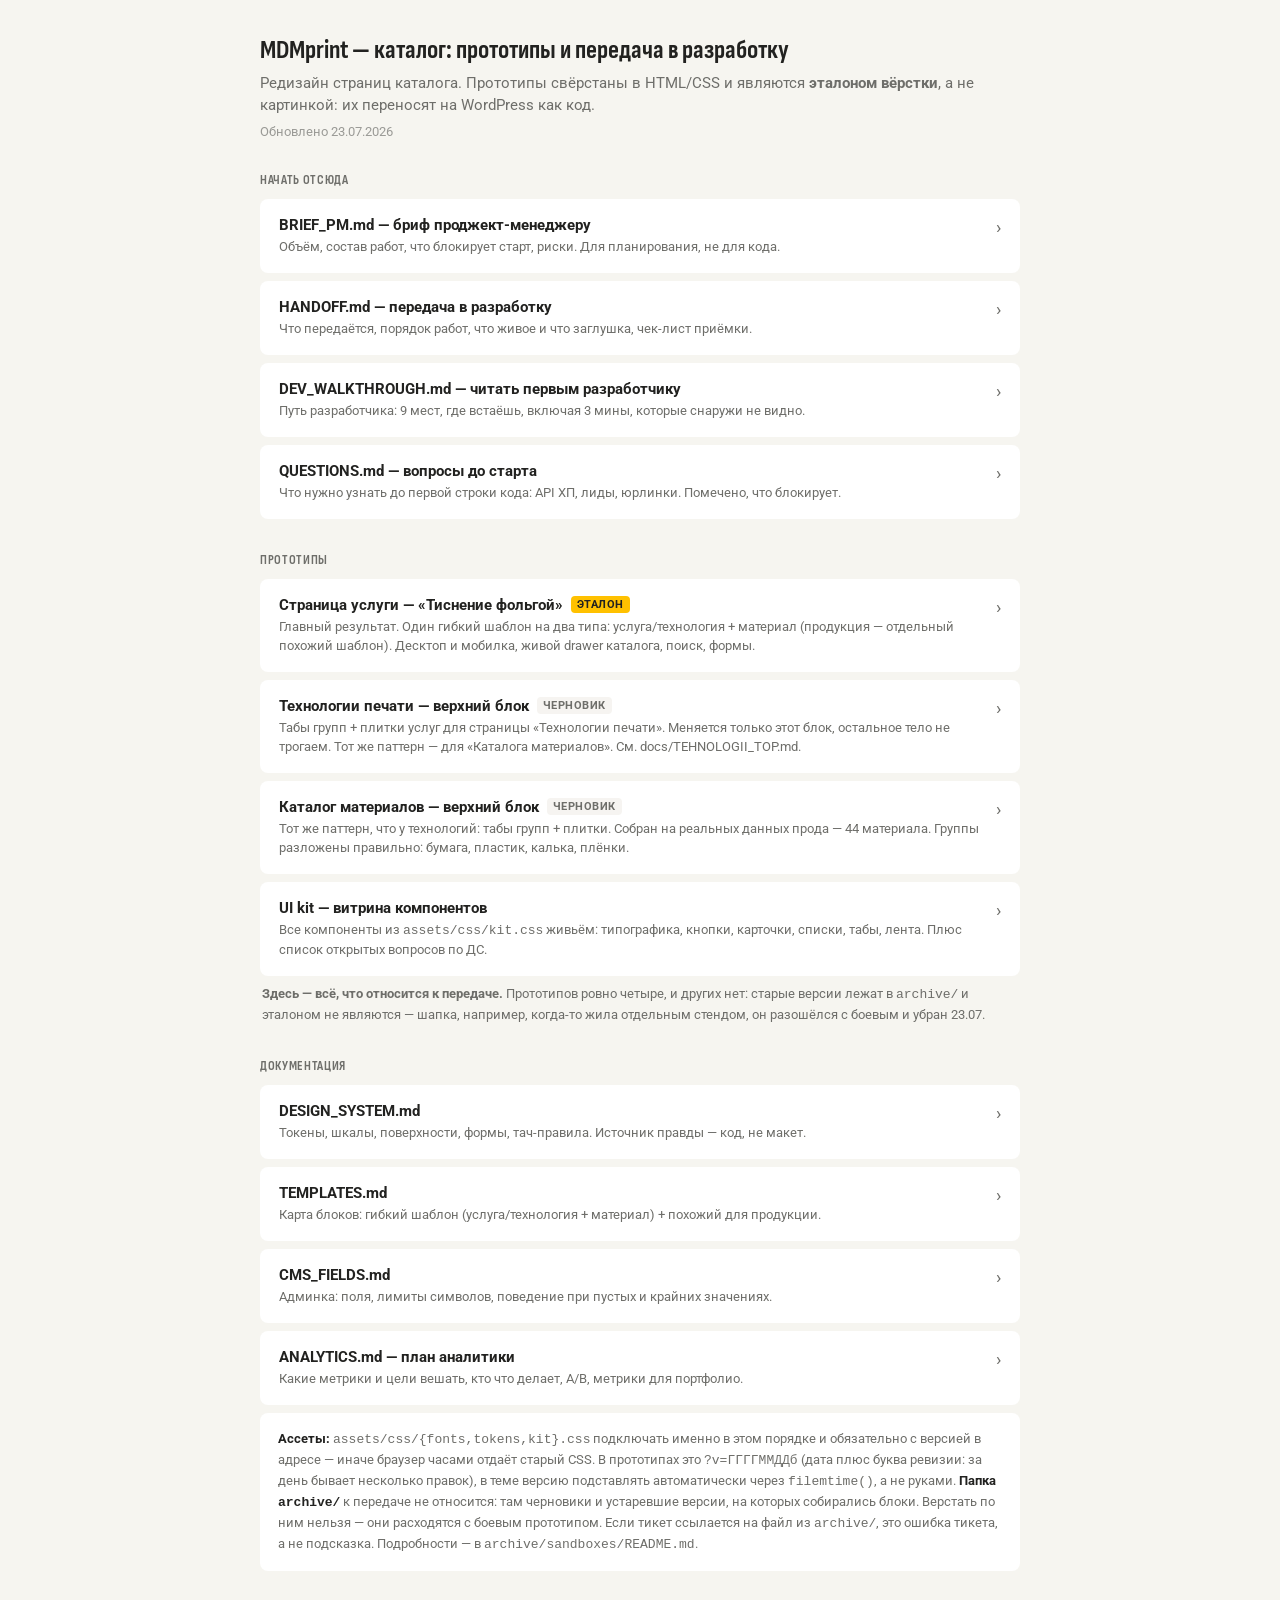
<file: index.html>
<!DOCTYPE html>
<html lang="ru">
<head>
<meta charset="UTF-8">
<meta name="viewport" content="width=device-width, initial-scale=1">
<title>MDMprint — прототипы и передача в разработку</title>
<link rel="stylesheet" href="assets/css/fonts.css?v=20260720a">
<link rel="stylesheet" href="assets/css/tokens.css?v=20260722b">
<style>
  *{box-sizing:border-box;margin:0;padding:0}
  body{font-family:var(--font-body);color:var(--text-primary);background:var(--surface-subtle);
    padding:32px 20px 80px;-webkit-font-smoothing:antialiased}
  .wrap{max-width:760px;margin:0 auto}
  h1{font-family:var(--font-head);font-size:26px;line-height:32px;margin-bottom:8px}
  .sub{color:var(--text-secondary);font-size:15px;line-height:22px;margin-bottom:8px}
  .upd{color:var(--text-tertiary,var(--text-secondary));font-size:13px;margin-bottom:32px}
  h2{font-family:var(--font-head);font-size:13px;text-transform:uppercase;letter-spacing:.05em;
    color:var(--text-secondary);margin:32px 0 12px}
  a.row{display:flex;align-items:flex-start;gap:14px;padding:16px 18px;background:var(--surface-card);
    border:1px solid transparent;border-radius:var(--radius-md);margin-bottom:8px;
    text-decoration:none;color:var(--text-primary);transition:border-color .15s,box-shadow .15s}
  a.row:hover{border-color:var(--brand);box-shadow:0 4px 16px rgba(0,0,0,.06)}
  a.row b{font-size:15px;font-weight:700;display:block}
  a.row .d{font-size:13px;line-height:19px;color:var(--text-secondary);display:block;margin-top:3px}
  a.row .arr{margin-left:auto;color:var(--text-secondary);font-size:18px;line-height:1;padding-top:2px}
  .tag{display:inline-block;font-size:11px;font-weight:700;text-transform:uppercase;letter-spacing:.04em;
    background:var(--brand);color:var(--text-primary);border-radius:var(--radius-inside);
    padding:2px 6px;margin-left:8px;vertical-align:2px}
  .tag--wip{background:var(--surface-on-light);color:var(--text-secondary)}
  .note{background:var(--surface-card);border-radius:var(--radius-md);padding:16px 18px;
    font-size:13px;line-height:20px;color:var(--text-secondary);margin-top:8px}
  .note b{color:var(--text-primary)}
  .refs{font-size:13px;line-height:20px;color:var(--text-secondary);margin:6px 2px 0}
  .refs a{color:var(--text-primary);text-decoration:underline;text-underline-offset:2px}
</style>
</head>
<body>
<div class="wrap">
  <h1>MDMprint — каталог: прототипы и передача в разработку</h1>
  <p class="sub">Редизайн страниц каталога. Прототипы свёрстаны в HTML/CSS и являются
    <b>эталоном вёрстки</b>, а не картинкой: их переносят на WordPress как код.</p>
  <p class="upd">Обновлено 23.07.2026</p>

  <h2>Начать отсюда</h2>
  <a class="row" href="docs.html?doc=BRIEF_PM.md">
    <span><b>BRIEF_PM.md — бриф проджект-менеджеру</b>
      <span class="d">Объём, состав работ, что блокирует старт, риски. Для планирования, не для кода.</span></span>
    <span class="arr">›</span>
  </a>
  <a class="row" href="docs.html?doc=HANDOFF.md">
    <span><b>HANDOFF.md — передача в разработку</b>
      <span class="d">Что передаётся, порядок работ, что живое и что заглушка, чек-лист приёмки.</span></span>
    <span class="arr">›</span>
  </a>
  <a class="row" href="docs.html?doc=DEV_WALKTHROUGH.md">
    <span><b>DEV_WALKTHROUGH.md — читать первым разработчику</b>
      <span class="d">Путь разработчика: 9 мест, где встаёшь, включая 3 мины, которые снаружи не видно.</span></span>
    <span class="arr">›</span>
  </a>
  <a class="row" href="docs.html?doc=QUESTIONS.md">
    <span><b>QUESTIONS.md — вопросы до старта</b>
      <span class="d">Что нужно узнать до первой строки кода: API ХП, лиды, юрлинки. Помечено, что блокирует.</span></span>
    <span class="arr">›</span>
  </a>

  <h2>Прототипы</h2>
  <a class="row" href="prototypes/usluga.html">
    <span><b>Страница услуги — «Тиснение фольгой»<span class="tag">эталон</span></b>
      <span class="d">Главный результат. Один гибкий шаблон на два типа: услуга/технология + материал (продукция — отдельный похожий шаблон).
        Десктоп и мобилка, живой drawer каталога, поиск, формы.</span></span>
    <span class="arr">›</span>
  </a>
  <a class="row" href="prototypes/tehnologii-top.html">
    <span><b>Технологии печати — верхний блок<span class="tag tag--wip">черновик</span></b>
      <span class="d">Табы групп + плитки услуг для страницы «Технологии печати». Меняется только этот блок,
        остальное тело не трогаем. Тот же паттерн — для «Каталога материалов». См. docs/TEHNOLOGII_TOP.md.</span></span>
    <span class="arr">›</span>
  </a>
  <a class="row" href="prototypes/materialy-top.html">
    <span><b>Каталог материалов — верхний блок<span class="tag tag--wip">черновик</span></b>
      <span class="d">Тот же паттерн, что у технологий: табы групп + плитки. Собран на реальных
        данных прода — 44 материала. Группы разложены правильно: бумага, пластик, калька, плёнки.</span></span>
    <span class="arr">›</span>
  </a>
  <a class="row" href="prototypes/kit.html">
    <span><b>UI kit — витрина компонентов</b>
      <span class="d">Все компоненты из <code>assets/css/kit.css</code> живьём: типографика, кнопки,
        карточки, списки, табы, лента. Плюс список открытых вопросов по ДС.</span></span>
    <span class="arr">›</span>
  </a>
  <p class="refs"><b>Здесь — всё, что относится к передаче.</b> Прототипов ровно четыре, и других
    нет: старые версии лежат в <code>archive/</code> и эталоном не являются — шапка, например,
    когда-то жила отдельным стендом, он разошёлся с боевым и убран 23.07.</p>

  <h2>Документация</h2>
  <a class="row" href="docs.html?doc=DESIGN_SYSTEM.md">
    <span><b>DESIGN_SYSTEM.md</b>
      <span class="d">Токены, шкалы, поверхности, формы, тач-правила. Источник правды — код, не макет.</span></span>
    <span class="arr">›</span>
  </a>
  <a class="row" href="docs.html?doc=TEMPLATES.md">
    <span><b>TEMPLATES.md</b>
      <span class="d">Карта блоков: гибкий шаблон (услуга/технология + материал) + похожий для продукции.</span></span>
    <span class="arr">›</span>
  </a>
  <a class="row" href="docs.html?doc=CMS_FIELDS.md">
    <span><b>CMS_FIELDS.md</b>
      <span class="d">Админка: поля, лимиты символов, поведение при пустых и крайних значениях.</span></span>
    <span class="arr">›</span>
  </a>
  <a class="row" href="docs.html?doc=ANALYTICS.md">
    <span><b>ANALYTICS.md — план аналитики</b>
      <span class="d">Какие метрики и цели вешать, кто что делает, A/B, метрики для портфолио.</span></span>
    <span class="arr">›</span>
  </a>

  <div class="note">
    <b>Ассеты:</b> <code>assets/css/{fonts,tokens,kit}.css</code> подключать именно в этом порядке
    и обязательно с версией в адресе — иначе браузер часами отдаёт старый CSS. В прототипах это
    <code>?v=ГГГГММДДб</code> (дата плюс буква ревизии: за день бывает несколько правок), в теме
    версию подставлять автоматически через <code>filemtime()</code>, а не руками.
    <b>Папка <code>archive/</code></b> к передаче не относится: там черновики и устаревшие версии,
    на которых собирались блоки. Верстать по ним нельзя — они расходятся с боевым прототипом.
    Если тикет ссылается на файл из <code>archive/</code>, это ошибка тикета, а не подсказка.
    Подробности — в <code>archive/sandboxes/README.md</code>.
  </div>
</div>
</body>
</html>
</file>
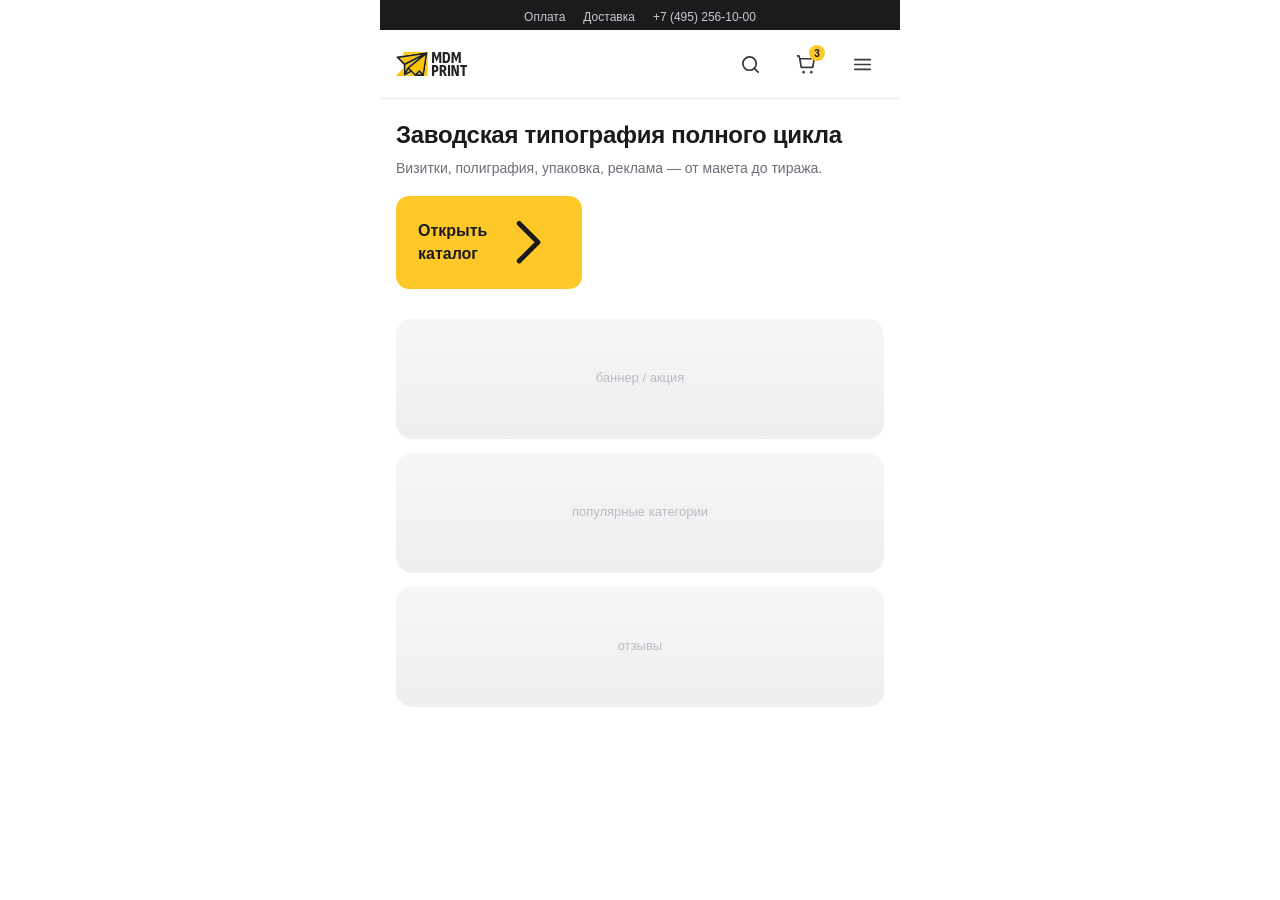
<file: header-catalog-mobile.html>
<!DOCTYPE html>
<html lang="ru">
<head>
<meta charset="UTF-8">
<meta name="viewport" content="width=device-width, initial-scale=1">
<title>MDMprint · мобильная версия</title>
<style>
  :root{
    --ink:#1a1a1a; --muted:#8a8f98; --line:#ececec; --line2:#e4e4e6;
    --bg:#fff; --hover:#f4f4f5; --accent:#FFC829; --accent-soft:#FFF4D6;
  }
  *{box-sizing:border-box;margin:0;padding:0}
  html,body{overflow-x:hidden}
  body{font-family:-apple-system,'Segoe UI',Inter,Arial,sans-serif;color:var(--ink);font-size:16px;line-height:1.45;-webkit-font-smoothing:antialiased}
  a{color:inherit;text-decoration:none}
  button{font-family:inherit;cursor:pointer;border:none;background:none;color:inherit}
  ul{list-style:none}

  /* контейнер — обычная страница, ограничена по ширине для читаемости на планшете/десктопе */
  body{background:#fff}
  .screen{max-width:520px;margin:0 auto;min-height:100vh;position:relative;background:#fff;overflow:hidden}

  /* ===== ШАПКА ===== */
  .topbar{background:#1b1b1d;color:#c7c9cd;font-size:12px;display:flex;align-items:center;justify-content:center;gap:18px;height:30px;padding-top:6px}
  .topbar a{color:#c7c9cd}

  .hdr{position:sticky;top:0;z-index:40;background:#fff;border-bottom:1px solid var(--line);padding:12px 16px;display:flex;align-items:center;gap:12px}
  .hdr .logo img{height:24px;display:block}
  .hdr .sp{flex:1}
  .hdr .ibtn{width:44px;height:44px;border-radius:12px;display:flex;align-items:center;justify-content:center;color:#3a3a3a;position:relative;transition:background .12s}
  .hdr .ibtn:active{background:var(--hover)}
  .hdr .ibtn svg{width:23px;height:23px}
  .hdr .ibtn .badge{position:absolute;top:3px;right:3px;min-width:16px;height:16px;background:var(--accent);color:#1a1a1a;font-size:10px;font-weight:700;border-radius:8px;display:flex;align-items:center;justify-content:center;padding:0 4px}

  /* поиск-строка (раскрывается) */
  .searchbar{display:none;padding:0 16px 12px;background:#fff;border-bottom:1px solid var(--line)}
  .searchbar.open{display:block}
  .searchbar .field{display:flex;align-items:center;gap:9px;background:#f3f3f4;border-radius:12px;padding:11px 14px}
  .searchbar .field svg{width:19px;height:19px;color:#9a9fa8;flex-shrink:0}
  .searchbar input{border:none;background:none;outline:none;font-size:16px;width:100%;color:#1a1a1a}

  /* ===== КОНТЕНТ-ЗАГЛУШКА ===== */
  .hero{padding:22px 16px 30px}
  .hero h1{font-size:24px;font-weight:800;line-height:1.2;letter-spacing:-.3px;margin-bottom:8px}
  .hero p{color:#6a6f78;font-size:14px}
  .hero .cta{margin-top:18px;display:inline-flex;align-items:center;gap:8px;background:var(--accent);color:#1a1a1a;font-weight:700;font-size:16px;padding:14px 22px;border-radius:13px}
  .ph-block{margin:0 16px 14px;height:120px;background:linear-gradient(180deg,#f6f6f7,#eeeef0);border-radius:16px;display:flex;align-items:center;justify-content:center;color:#b8bcc2;font-size:13px}

  /* ===== ВЫЕЗЖАЮЩЕЕ МЕНЮ (drill-down) ===== */
  /* overlay — на весь экран (затемнение фона), drawer — ограничен 520px по центру как .screen */
  .overlay{position:fixed;inset:0;background:rgba(0,0,0,.4);opacity:0;visibility:hidden;transition:opacity .25s;z-index:90}
  .overlay.show{opacity:1;visibility:visible}

  .drawer{position:fixed;top:0;bottom:0;left:50%;width:100%;max-width:520px;transform:translateX(-50%) translateX(100%);visibility:hidden;z-index:100;background:#fff;transition:transform .28s cubic-bezier(.4,0,.2,1),visibility .28s;display:flex;flex-direction:column}
  .drawer.open{transform:translateX(-50%);visibility:visible}

  .drawer-head{flex-shrink:0;display:flex;align-items:center;gap:10px;padding:14px 14px;border-bottom:1px solid var(--line)}
  .drawer-head .dh-title{font-size:17px;font-weight:700}
  .drawer-head .sp{flex:1}
  .drawer-head .x{width:44px;height:44px;border-radius:11px;display:flex;align-items:center;justify-content:center;color:#3a3a3a}
  .drawer-head .x:active{background:var(--hover)}
  .drawer-head .x svg{width:22px;height:22px}

  /* внутренние табы Каталог/Услуги/Материалы */
  .mtabs{flex-shrink:0;display:flex;gap:24px;padding:0 16px;border-bottom:1px solid var(--line)}
  .mtabs button{font-size:15px;font-weight:600;color:#aeb2b9;padding:15px 0;position:relative}
  .mtabs button.on{color:#1a1a1a}
  .mtabs button.on::after{content:"";position:absolute;left:0;right:0;bottom:-1px;height:2px;background:#1a1a1a}
  .mtabs button:disabled{color:#cdd0d5}

  /* viewport со слайдами уровней */
  .levels{flex:1;position:relative;overflow:hidden}
  .level{position:absolute;inset:0;overflow-y:auto;background:#fff;transition:transform .28s cubic-bezier(.4,0,.2,1)}
  .level::-webkit-scrollbar{width:0}

  /* уровень 0 — список разделов */
  .level-0{transform:translateX(0)}
  .drawer.detail-open .level-0{transform:translateX(-28%)}

  .drow{width:100%;display:flex;align-items:center;gap:14px;padding:14px 16px;border-bottom:1px solid #f4f4f5;text-align:left}
  .drow:active{background:var(--hover)}
  .drow .dic{width:24px;height:24px;flex-shrink:0;color:#7a7f88;display:flex;align-items:center;justify-content:center}
  .drow .dic svg{width:24px;height:24px}
  .drow .dname{flex:1;font-size:16px;font-weight:500}
  .drow .dchev{color:#c2c5cb;display:flex}
  .drow .dchev svg{width:18px;height:18px}

  .lbl{padding:16px 16px 6px;font-size:11px;font-weight:700;letter-spacing:.5px;text-transform:uppercase;color:var(--muted)}

  /* промо внизу уровня 0 */
  .mpromo{margin:16px;padding:18px;border-radius:16px;background:linear-gradient(160deg,#FFF6DD,#FFE9B0)}
  .mpromo .tag{display:inline-block;font-size:10px;font-weight:700;text-transform:uppercase;letter-spacing:.5px;background:var(--accent);color:#1a1a1a;padding:4px 9px;border-radius:14px}
  .mpromo h4{font-size:18px;font-weight:800;margin:10px 0 5px}
  .mpromo p{font-size:13px;color:#8a7846;margin-bottom:12px}
  .mpromo .price{font-size:22px;font-weight:800}
  .mpromo .price s{font-size:14px;color:#b3a06a;font-weight:400;margin-left:6px}
  .mpromo .order{margin-top:12px;display:flex;align-items:center;justify-content:center;height:44px;border-radius:11px;background:#1a1a1a;color:#fff;font-weight:700;font-size:14px}

  /* уровень 1 — детали раздела */
  .detail{position:absolute;inset:0;overflow-y:auto;background:#fff;transform:translateX(100%);transition:transform .28s cubic-bezier(.4,0,.2,1);display:none;flex-direction:column}
  .detail::-webkit-scrollbar{width:0}
  .detail.show{display:flex}
  .detail.slide{transform:translateX(0)}

  .detail-head{flex-shrink:0;position:sticky;top:0;background:#fff;border-bottom:1px solid var(--line);padding:8px 8px;z-index:5}
  .back{display:inline-flex;align-items:center;gap:4px;min-height:44px;font-size:16px;font-weight:600;color:#1a1a1a;padding:8px 10px;border-radius:10px}
  .back:active{background:var(--hover)}
  .back svg{width:22px;height:22px}

  .detail-body{padding:6px 0 24px}
  .detail-all{display:flex;align-items:center;justify-content:space-between;margin:10px 16px 6px;padding:13px 16px;background:var(--accent-soft);border-radius:12px;font-weight:700;font-size:14px}
  .dgroup{padding:8px 0}
  .dgroup h4{font-size:11px;font-weight:700;letter-spacing:.5px;text-transform:uppercase;color:var(--muted);padding:10px 16px 4px}
  .dgroup li a{display:block;padding:12px 16px;font-size:16px;color:#33383f;border-bottom:1px solid #f6f6f7}
  .dgroup li a:active{background:var(--hover)}
  .hit{display:inline-block;font-size:9px;font-weight:700;text-transform:uppercase;letter-spacing:.4px;background:var(--accent);color:#1a1a1a;padding:2px 6px;border-radius:8px;vertical-align:middle;margin-left:4px}
</style>
</head>
<body>
    <div class="screen">

      <!-- topbar -->
      <div class="topbar"><a href="#">Оплата</a><a href="#">Доставка</a><a href="#">+7 (495) 256-10-00</a></div>

      <!-- шапка: лого слева, иконки справа -->
      <header class="hdr">
        <a href="#" class="logo"><img src="assets/mdmprint-logo.svg" alt="MDMprint"></a>
        <span class="sp"></span>
        <button class="ibtn" id="searchToggle" aria-label="Поиск"><svg viewBox="0 0 24 24" fill="none"><circle cx="11" cy="11" r="7" stroke="currentColor" stroke-width="1.8"/><path d="m20 20-3.5-3.5" stroke="currentColor" stroke-width="1.8" stroke-linecap="round"/></svg></button>
        <button class="ibtn" aria-label="Корзина"><svg viewBox="0 0 24 24" fill="none"><path d="M5 6h15l-1.5 9h-12L5 6ZM5 6 4 3H2" stroke="currentColor" stroke-width="1.8" stroke-linejoin="round"/><circle cx="9" cy="20" r="1.4" fill="currentColor"/><circle cx="17" cy="20" r="1.4" fill="currentColor"/></svg><span class="badge">3</span></button>
        <button class="ibtn" id="menuOpen" aria-label="Меню"><svg viewBox="0 0 24 24" fill="none"><path d="M4 7h16M4 12h16M4 17h16" stroke="currentColor" stroke-width="1.8" stroke-linecap="round"/></svg></button>
      </header>

      <!-- поиск -->
      <div class="searchbar" id="searchbar">
        <div class="field"><svg viewBox="0 0 24 24" fill="none"><circle cx="11" cy="11" r="7" stroke="currentColor" stroke-width="1.8"/><path d="m20 20-3.5-3.5" stroke="currentColor" stroke-width="1.8" stroke-linecap="round"/></svg><input type="text" placeholder="Поиск по 2000+ услугам…"></div>
      </div>

      <!-- контент-заглушка страницы -->
      <div class="hero">
        <h1>Заводская типография полного цикла</h1>
        <p>Визитки, полиграфия, упаковка, реклама — от макета до тиража.</p>
        <a href="#" class="cta" id="heroCatalog">Открыть каталог <svg viewBox="0 0 24 24" fill="none"><path d="M9 5l7 7-7 7" stroke="currentColor" stroke-width="1.8" stroke-linecap="round" stroke-linejoin="round"/></svg></a>
      </div>
      <div class="ph-block">баннер / акция</div>
      <div class="ph-block">популярные категории</div>
      <div class="ph-block">отзывы</div>
      <div style="height:40px"></div>
    </div>

    <!-- оверлей -->
    <div class="overlay" id="overlay"></div>

    <!-- DRAWER: каталог drill-down -->
    <div class="drawer" id="drawer">
      <div class="drawer-head">
        <span class="dh-title">Меню</span>
        <span class="sp"></span>
        <button class="x" id="menuClose"><svg viewBox="0 0 24 24" fill="none"><path d="M6 6l12 12M18 6 6 18" stroke="currentColor" stroke-width="1.8" stroke-linecap="round"/></svg></button>
      </div>

      <div class="mtabs">
        <button class="on" data-tab="catalog">Каталог</button>
        <button data-tab="services" disabled>Услуги</button>
        <button data-tab="materials" disabled>Материалы</button>
      </div>

      <div class="levels">
        <!-- уровень 0 -->
        <div class="level level-0" id="level0">
          
      <button class="drow" data-sec="0">
        <span class="dic"><svg width="21" height="21" viewBox="0 0 24 24" fill="none"><rect x="3" y="6" width="18" height="12" rx="2" stroke="currentColor" stroke-width="1.7"/><path d="M7 14h5M7 10.5h10" stroke="currentColor" stroke-width="1.7" stroke-linecap="round"/></svg></span>
        <span class="dname">Визитки</span>
        <span class="dchev"><svg viewBox="0 0 24 24" fill="none"><path d="M9 5l7 7-7 7" stroke="currentColor" stroke-width="1.8" stroke-linecap="round" stroke-linejoin="round"/></svg></span>
      </button>
      <button class="drow" data-sec="1">
        <span class="dic"><svg width="21" height="21" viewBox="0 0 24 24" fill="none"><path d="M7 9V4h10v5M7 18H5a2 2 0 0 1-2-2v-3a2 2 0 0 1 2-2h14a2 2 0 0 1 2 2v3a2 2 0 0 1-2 2h-2M7 15h10v5H7z" stroke="currentColor" stroke-width="1.7" stroke-linejoin="round"/></svg></span>
        <span class="dname">Печать полиграфии</span>
        <span class="dchev"><svg viewBox="0 0 24 24" fill="none"><path d="M9 5l7 7-7 7" stroke="currentColor" stroke-width="1.8" stroke-linecap="round" stroke-linejoin="round"/></svg></span>
      </button>
      <button class="drow" data-sec="2">
        <span class="dic"><svg width="21" height="21" viewBox="0 0 24 24" fill="none"><rect x="3" y="5" width="18" height="13" rx="2" stroke="currentColor" stroke-width="1.7"/><path d="m6 14 3.5-4 2.5 3 2-2.5L18 14" stroke="currentColor" stroke-width="1.7" stroke-linejoin="round"/></svg></span>
        <span class="dname">Широкоформатная печать</span>
        <span class="dchev"><svg viewBox="0 0 24 24" fill="none"><path d="M9 5l7 7-7 7" stroke="currentColor" stroke-width="1.8" stroke-linecap="round" stroke-linejoin="round"/></svg></span>
      </button>
      <button class="drow" data-sec="3">
        <span class="dic"><svg width="21" height="21" viewBox="0 0 24 24" fill="none"><rect x="4" y="5" width="11" height="15" rx="2" stroke="currentColor" stroke-width="1.7"/><path d="M9 9h1M9 16h1" stroke="currentColor" stroke-width="1.7" stroke-linecap="round"/><path d="m16 6 4 1.4-3 12L13 18" stroke="currentColor" stroke-width="1.7" stroke-linejoin="round"/></svg></span>
        <span class="dname">Карты и настольные игры</span>
        <span class="dchev"><svg viewBox="0 0 24 24" fill="none"><path d="M9 5l7 7-7 7" stroke="currentColor" stroke-width="1.8" stroke-linecap="round" stroke-linejoin="round"/></svg></span>
      </button>
      <button class="drow" data-sec="4">
        <span class="dic"><svg width="21" height="21" viewBox="0 0 24 24" fill="none"><path d="M5 4h9l5 5v9a2 2 0 0 1-2 2H7a2 2 0 0 1-2-2zM14 4v5h5" stroke="currentColor" stroke-width="1.7" stroke-linejoin="round"/></svg></span>
        <span class="dname">Наклейки, стикеры, этикетки</span>
        <span class="dchev"><svg viewBox="0 0 24 24" fill="none"><path d="M9 5l7 7-7 7" stroke="currentColor" stroke-width="1.8" stroke-linecap="round" stroke-linejoin="round"/></svg></span>
      </button>
      <button class="drow" data-sec="5">
        <span class="dic"><svg width="21" height="21" viewBox="0 0 24 24" fill="none"><path d="M12 3 4 7v10l8 4 8-4V7zM4 7l8 4 8-4M12 11v10" stroke="currentColor" stroke-width="1.7" stroke-linejoin="round"/></svg></span>
        <span class="dname">Упаковка и коробки</span>
        <span class="dchev"><svg viewBox="0 0 24 24" fill="none"><path d="M9 5l7 7-7 7" stroke="currentColor" stroke-width="1.8" stroke-linecap="round" stroke-linejoin="round"/></svg></span>
      </button>
      <button class="drow" data-sec="6">
        <span class="dic"><svg width="21" height="21" viewBox="0 0 24 24" fill="none"><path d="M4 8h16v3H4zM5 11h14v9H5zM12 8v12M12 8S10.5 3 8 4.5 9.5 8 12 8ZM12 8s1.5-5 4-3.5S14.5 8 12 8Z" stroke="currentColor" stroke-width="1.6" stroke-linejoin="round"/></svg></span>
        <span class="dname">Сувениры и мерч</span>
        <span class="dchev"><svg viewBox="0 0 24 24" fill="none"><path d="M9 5l7 7-7 7" stroke="currentColor" stroke-width="1.8" stroke-linecap="round" stroke-linejoin="round"/></svg></span>
      </button>
      <button class="drow" data-sec="7">
        <span class="dic"><svg width="21" height="21" viewBox="0 0 24 24" fill="none"><path d="M8 4 4 6v4l2.5-1V20h11V9l2.5 1V6l-4-2-2 2H10z" stroke="currentColor" stroke-width="1.6" stroke-linejoin="round"/></svg></span>
        <span class="dname">Нанесение</span>
        <span class="dchev"><svg viewBox="0 0 24 24" fill="none"><path d="M9 5l7 7-7 7" stroke="currentColor" stroke-width="1.8" stroke-linecap="round" stroke-linejoin="round"/></svg></span>
      </button>
      <button class="drow" data-sec="8">
        <span class="dic"><svg width="21" height="21" viewBox="0 0 24 24" fill="none"><path d="M12 3v6M12 9l3 2.5M12 9 9 11.5" stroke="currentColor" stroke-width="1.7" stroke-linecap="round"/><rect x="6" y="11" width="12" height="9" rx="1.5" stroke="currentColor" stroke-width="1.7"/></svg></span>
        <span class="dname">POS-материалы</span>
        <span class="dchev"><svg viewBox="0 0 24 24" fill="none"><path d="M9 5l7 7-7 7" stroke="currentColor" stroke-width="1.8" stroke-linecap="round" stroke-linejoin="round"/></svg></span>
      </button>
      <button class="drow" data-sec="9">
        <span class="dic"><svg width="21" height="21" viewBox="0 0 24 24" fill="none"><rect x="3" y="6" width="18" height="12" rx="2" stroke="currentColor" stroke-width="1.7"/><path d="M3 10h18" stroke="currentColor" stroke-width="1.7"/><path d="M7 14h4" stroke="currentColor" stroke-width="1.7" stroke-linecap="round"/></svg></span>
        <span class="dname">Пластиковые карты</span>
        <span class="dchev"><svg viewBox="0 0 24 24" fill="none"><path d="M9 5l7 7-7 7" stroke="currentColor" stroke-width="1.8" stroke-linecap="round" stroke-linejoin="round"/></svg></span>
      </button>
      <button class="drow" data-sec="10">
        <span class="dic"><svg width="21" height="21" viewBox="0 0 24 24" fill="none"><path d="M4 20V9l8-5 8 5v11" stroke="currentColor" stroke-width="1.7" stroke-linejoin="round"/><rect x="9" y="13" width="6" height="7" stroke="currentColor" stroke-width="1.7"/></svg></span>
        <span class="dname">Бизнеса</span>
        <span class="dchev"><svg viewBox="0 0 24 24" fill="none"><path d="M9 5l7 7-7 7" stroke="currentColor" stroke-width="1.8" stroke-linecap="round" stroke-linejoin="round"/></svg></span>
      </button>
      <button class="drow" data-sec="11">
        <span class="dic"><svg width="21" height="21" viewBox="0 0 24 24" fill="none"><path d="M3 11l16-6-3 14-5-4-3 3v-5z" stroke="currentColor" stroke-width="1.7" stroke-linejoin="round"/></svg></span>
        <span class="dname">Рекламных агентств</span>
        <span class="dchev"><svg viewBox="0 0 24 24" fill="none"><path d="M9 5l7 7-7 7" stroke="currentColor" stroke-width="1.8" stroke-linecap="round" stroke-linejoin="round"/></svg></span>
      </button>

          <div class="mpromo">
            <span class="tag">Акция месяца</span>
            <h4>Визитки 1000 шт — за 990 ₽</h4>
            <p>Премиальный картон, печать с двух сторон. Готовы за 24 часа.</p>
            <div class="price">990 ₽ <s>1 800 ₽</s></div>
            <div class="order">Заказать</div>
          </div>

          <div class="lbl">Сервис</div>
          <button class="drow"><span class="dname" style="font-weight:500">Оплата</span><span class="dchev"><svg viewBox="0 0 24 24" fill="none"><path d="M9 5l7 7-7 7" stroke="currentColor" stroke-width="1.8" stroke-linecap="round" stroke-linejoin="round"/></svg></span></button>
          <button class="drow"><span class="dname" style="font-weight:500">Доставка</span><span class="dchev"><svg viewBox="0 0 24 24" fill="none"><path d="M9 5l7 7-7 7" stroke="currentColor" stroke-width="1.8" stroke-linecap="round" stroke-linejoin="round"/></svg></span></button>
          <button class="drow"><span class="dname" style="font-weight:500">Контакты</span><span class="dchev"><svg viewBox="0 0 24 24" fill="none"><path d="M9 5l7 7-7 7" stroke="currentColor" stroke-width="1.8" stroke-linecap="round" stroke-linejoin="round"/></svg></span></button>
          <div style="height:20px"></div>
        </div>

        <!-- уровень 1: детали -->
        
    <section class="detail" data-sec="0">
      <div class="detail-head">
        <button class="back" data-back><svg viewBox="0 0 24 24" fill="none"><path d="M15 5l-7 7 7 7" stroke="currentColor" stroke-width="1.9" stroke-linecap="round" stroke-linejoin="round"/></svg><span>Каталог</span></button>
      </div>
      <div class="detail-body">
        <a href="#" class="detail-all">Все услуги раздела «Визитки»</a>
        
        <div class="dgroup">
          <h4>Печать визиток</h4>
          <ul><li><a href="#">Популярные визитки</a></li><li><a href="#">Визитки дёшево</a></li><li><a href="#">Многослойные <span class="hit">Хит</span></a></li><li><a href="#">С белилами</a></li><li><a href="#">С конгревом</a></li><li><a href="#">С ламинацией</a></li><li><a href="#">С объёмным лаком <span class="hit">Хит</span></a></li><li><a href="#">С тиснением</a></li><li><a href="#">С фольгой</a></li><li><a href="#">Со скруглением углов</a></li><li><a href="#">Софт-тач</a></li><li><a href="#">Срочная печать <span class="hit">Хит</span></a></li><li><a href="#">УФ печать</a></li><li><a href="#">Шелкография</a></li></ul>
        </div>
        <div class="dgroup">
          <h4>Материал визиток</h4>
          <ul><li><a href="#">Каландрированная бумага</a></li><li><a href="#">Крафт-бумага</a></li><li><a href="#">Лён</a></li><li><a href="#">Пластик</a></li><li><a href="#">Плотная калька</a></li><li><a href="#">Плотный картон</a></li><li><a href="#">Бумага Majestic</a></li><li><a href="#">Бумага Plike</a></li><li><a href="#">Touche Paper</a></li></ul>
        </div>
        <div class="dgroup">
          <h4>Визитки по применению</h4>
          <ul><li><a href="#">Для автосервиса</a></li><li><a href="#">Для бизнеса</a></li><li><a href="#">Для грузоперевозок</a></li><li><a href="#">Для мастера маникюра</a></li><li><a href="#">Для парикмахера</a></li><li><a href="#">Для салона красоты</a></li><li><a href="#">Для строительной компании</a></li><li><a href="#">Для такси</a></li><li><a href="#">Для фотографа</a></li></ul>
        </div>
      </div>
    </section>
    <section class="detail" data-sec="1">
      <div class="detail-head">
        <button class="back" data-back><svg viewBox="0 0 24 24" fill="none"><path d="M15 5l-7 7 7 7" stroke="currentColor" stroke-width="1.9" stroke-linecap="round" stroke-linejoin="round"/></svg><span>Каталог</span></button>
      </div>
      <div class="detail-body">
        <a href="#" class="detail-all">Все услуги раздела «Печать полиграфии»</a>
        
        <div class="dgroup">
          <h4>Листовая полиграфия</h4>
          <ul><li><a href="#">Афиши</a></li><li><a href="#">Бейджи</a></li><li><a href="#">Билеты</a></li><li><a href="#">Буклеты</a></li><li><a href="#">Грамоты и дипломы</a></li><li><a href="#">Инструкции</a></li><li><a href="#">Конверты</a></li><li><a href="#">Листовки</a></li><li><a href="#">Лифлеты</a></li><li><a href="#">Открытки</a></li><li><a href="#">Плакаты <span class="hit">Хит</span></a></li><li><a href="#">Постеры <span class="hit">Хит</span></a></li><li><a href="#">Прайс-листы</a></li><li><a href="#">Приглашения</a></li><li><a href="#">Флаеры</a></li></ul>
        </div>
        <div class="dgroup">
          <h4>Изготовление папок</h4>
          <ul><li><a href="#">Бумажные папки</a></li><li><a href="#">Папки на кольцах</a></li><li><a href="#">Папки с карманом</a></li><li><a href="#">Папки-планшеты</a></li></ul>
        </div>
        <div class="dgroup">
          <h4>Многостраничная полиграфия</h4>
          <ul><li><a href="#">Блокноты <span class="hit">Хит</span></a></li><li><a href="#">Брошюры <span class="hit">Хит</span></a></li><li><a href="#">Годовые отчёты</a></li><li><a href="#">Ежедневники</a></li><li><a href="#">Журналы</a></li></ul>
        </div>
        <div class="dgroup">
          <h4>Брошюровка и переплёт</h4>
          <ul><li><a href="#">Брошюровка на пружину</a></li><li><a href="#">Брошюровка на скобу</a></li><li><a href="#">Переплёт 7Б · 7БЦ</a></li><li><a href="#">Переплёт КБС · КШС</a></li><li><a href="#">ПУР-клеевое скрепление</a></li></ul>
        </div>
        <div class="dgroup">
          <h4>Печать календарей</h4>
          <ul><li><a href="#">Адвент-календари</a></li><li><a href="#">Карманные</a></li><li><a href="#">Квартальные</a></li><li><a href="#">Календари-домики</a></li><li><a href="#">Календари-линейки</a></li><li><a href="#">Настенные</a></li><li><a href="#">Настольные</a></li><li><a href="#">Перекидные</a></li><li><a href="#">Планинги</a></li><li><a href="#">Фотокалендари</a></li><li><a href="#">Календари 2027 <span class="hit">Хит</span></a></li></ul>
        </div>
        <div class="dgroup">
          <h4>Тематическая полиграфия</h4>
          <ul><li><a href="#">Для бизнеса</a></li><li><a href="#">Для выставок</a></li><li><a href="#">Для маркетплейсов</a></li><li><a href="#">Для свечей и мыла</a></li><li><a href="#">Для туризма</a></li><li><a href="#">Event-полиграфия</a></li></ul>
        </div>
      </div>
    </section>
    <section class="detail" data-sec="2">
      <div class="detail-head">
        <button class="back" data-back><svg viewBox="0 0 24 24" fill="none"><path d="M15 5l-7 7 7 7" stroke="currentColor" stroke-width="1.9" stroke-linecap="round" stroke-linejoin="round"/></svg><span>Каталог</span></button>
      </div>
      <div class="detail-body">
        <a href="#" class="detail-all">Все услуги раздела «Широкоформатная печать и реклама»</a>
        
        <div class="dgroup">
          <h4>Наружная реклама</h4>
          <ul><li><a href="#">Баннеры на ткани <span class="hit">Хит</span></a></li><li><a href="#">Баннеры на сетке</a></li><li><a href="#">Билборды</a></li><li><a href="#">Блюбэк · Ситилайт</a></li><li><a href="#">Бэклит</a></li><li><a href="#">Перфорированная плёнка</a></li></ul>
        </div>
        <div class="dgroup">
          <h4>Интерьерная печать</h4>
          <ul><li><a href="#">Афиши</a></li><li><a href="#">Модульные картины</a></li><li><a href="#">Печать на холсте</a></li><li><a href="#">Плакаты · постеры</a></li><li><a href="#">Поп-арт картины</a></li><li><a href="#">Фотообои · коллажи</a></li></ul>
        </div>
        <div class="dgroup">
          <h4>Рекламные конструкции</h4>
          <ul><li><a href="#">Brand Wall · Pop Up</a></li><li><a href="#">Press Wall · X-Stand</a></li><li><a href="#">Roll-Up <span class="hit">Хит</span></a></li><li><a href="#">Стенды · штендеры</a></li><li><a href="#">Таблички</a></li></ul>
        </div>
        <div class="dgroup">
          <h4>Накатка на основу</h4>
          <ul><li><a href="#">На композит</a></li><li><a href="#">На пенокартон</a></li><li><a href="#">На ПВХ</a></li><li><a href="#">Печать на оргстекле</a></li></ul>
        </div>
        <div class="dgroup">
          <h4>Широкоформатные наклейки</h4>
          <ul><li><a href="#">На авто · витрины</a></li><li><a href="#">На окна · двери</a></li><li><a href="#">На пол · стену</a></li></ul>
        </div>
        <div class="dgroup">
          <h4>Инженерная печать</h4>
          <ul><li><a href="#">Копирование чертежей</a></li><li><a href="#">Печать лекал</a></li><li><a href="#">Проектная документация</a></li><li><a href="#">Сканирование чертежей</a></li></ul>
        </div>
      </div>
    </section>
    <section class="detail" data-sec="3">
      <div class="detail-head">
        <button class="back" data-back><svg viewBox="0 0 24 24" fill="none"><path d="M15 5l-7 7 7 7" stroke="currentColor" stroke-width="1.9" stroke-linecap="round" stroke-linejoin="round"/></svg><span>Каталог</span></button>
      </div>
      <div class="detail-body">
        <a href="#" class="detail-all">Все услуги раздела «Карты и настольные игры»</a>
        
        <div class="dgroup">
          <h4>Печать карт и карточек</h4>
          <ul><li><a href="#">Ассоциативные · метафорические</a></li><li><a href="#">Аффирмации · мотивация</a></li><li><a href="#">Гадальные</a></li><li><a href="#">Игральные карты</a></li><li><a href="#">Карты Таро <span class="hit">Хит</span></a></li><li><a href="#">Обучающие · развивающие</a></li><li><a href="#">С персонажами</a></li></ul>
        </div>
        <div class="dgroup">
          <h4>Настольные игры</h4>
          <ul><li><a href="#">Бизнес-игры</a></li><li><a href="#">Игры-бродилки</a></li><li><a href="#">Игры-стратегии</a></li><li><a href="#">Игровое поле</a></li><li><a href="#">Пазлы</a></li><li><a href="#">Фигурки из акрила</a></li></ul>
        </div>
        <div class="dgroup">
          <h4>Упаковка</h4>
          <ul><li><a href="#">Коробочки для колоды <span class="hit">Хит</span></a></li><li><a href="#">Упаковка для колоды</a></li><li><a href="#">Упаковка для игр</a></li></ul>
        </div>
      </div>
    </section>
    <section class="detail" data-sec="4">
      <div class="detail-head">
        <button class="back" data-back><svg viewBox="0 0 24 24" fill="none"><path d="M15 5l-7 7 7 7" stroke="currentColor" stroke-width="1.9" stroke-linecap="round" stroke-linejoin="round"/></svg><span>Каталог</span></button>
      </div>
      <div class="detail-body">
        <a href="#" class="detail-all">Все услуги раздела «Наклейки, стикеры, этикетки»</a>
        
        <div class="dgroup">
          <h4>Популярное</h4>
          <ul><li><a href="#">Наклейки УФ ДТФ <span class="hit">Хит</span></a></li><li><a href="#">Стикерпаки <span class="hit">Хит</span></a></li><li><a href="#">3D стикеры со смолой</a></li></ul>
        </div>
        <div class="dgroup">
          <h4>Печать наклеек</h4>
          <ul><li><a href="#">Бумажные · виниловые</a></li><li><a href="#">На белой плёнке</a></li><li><a href="#">На глянце / мате</a></li><li><a href="#">На металлизированной</a></li><li><a href="#">На прозрачной плёнке</a></li></ul>
        </div>
        <div class="dgroup">
          <h4>Этикетки на товар</h4>
          <ul><li><a href="#">Для одежды · цветов</a></li><li><a href="#">Для Ozon · Wildberries <span class="hit">Хит</span></a></li><li><a href="#">На банки · свечи</a></li><li><a href="#">На бутылки · воду</a></li></ul>
        </div>
        <div class="dgroup">
          <h4>Дополнительная отделка</h4>
          <ul><li><a href="#">С высечкой</a></li><li><a href="#">С конгревом</a></li><li><a href="#">С ламинацией</a></li><li><a href="#">С объёмным лаком</a></li><li><a href="#">С тиснением фольгой</a></li></ul>
        </div>
        <div class="dgroup">
          <h4>По форме</h4>
          <ul><li><a href="#">Квадратные · круглые</a></li><li><a href="#">Прямоугольные</a></li><li><a href="#">Фигурные · произвольные</a></li></ul>
        </div>
        <div class="dgroup">
          <h4>Способы печати</h4>
          <ul><li><a href="#">В листах · в рулоне</a></li><li><a href="#">Офсетная · цифровая</a></li><li><a href="#">УФ · УФ ДТФ</a></li><li><a href="#">Флексография</a></li></ul>
        </div>
      </div>
    </section>
    <section class="detail" data-sec="5">
      <div class="detail-head">
        <button class="back" data-back><svg viewBox="0 0 24 24" fill="none"><path d="M15 5l-7 7 7 7" stroke="currentColor" stroke-width="1.9" stroke-linecap="round" stroke-linejoin="round"/></svg><span>Каталог</span></button>
      </div>
      <div class="detail-body">
        <a href="#" class="detail-all">Все услуги раздела «Упаковка и коробки»</a>
        
        <div class="dgroup">
          <h4>Кашированные коробки</h4>
          <ul><li><a href="#">Крышка-дно <span class="hit">Хит</span></a></li><li><a href="#">Пенал</a></li><li><a href="#">С магнитным клапаном</a></li></ul>
        </div>
        <div class="dgroup">
          <h4>Из картона</h4>
          <ul><li><a href="#">Бонбоньерки</a></li><li><a href="#">Коробка 2 клапана</a></li><li><a href="#">Крышка-дно · пенал</a></li><li><a href="#">Ласточкин хвост</a></li><li><a href="#">Самосборные</a></li></ul>
        </div>
        <div class="dgroup">
          <h4>Из МГК</h4>
          <ul><li><a href="#">2 / 4 клапана</a></li><li><a href="#">Крышка-дно · лоток</a></li><li><a href="#">С ручкой</a></li><li><a href="#">«Самолёт»</a></li></ul>
        </div>
        <div class="dgroup">
          <h4>С ложементами</h4>
          <ul><li><a href="#">Изолон · поролон</a></li><li><a href="#">Картон · переплётный</a></li><li><a href="#">МГК · ЭВА</a></li></ul>
        </div>
        <div class="dgroup">
          <h4>По типу товара</h4>
          <ul><li><a href="#">Алкоголь · конфеты</a></li><li><a href="#">Косметика · парфюм</a></li><li><a href="#">Одежда · обувь</a></li><li><a href="#">+ 20 категорий</a></li></ul>
        </div>
        <div class="dgroup">
          <h4>Пакеты и бумага</h4>
          <ul><li><a href="#">Бумажные · ПЭТ · ПВД</a></li><li><a href="#">Тишью · крафт · калька</a></li></ul>
        </div>
      </div>
    </section>
    <section class="detail" data-sec="6">
      <div class="detail-head">
        <button class="back" data-back><svg viewBox="0 0 24 24" fill="none"><path d="M15 5l-7 7 7 7" stroke="currentColor" stroke-width="1.9" stroke-linecap="round" stroke-linejoin="round"/></svg><span>Каталог</span></button>
      </div>
      <div class="detail-body">
        <a href="#" class="detail-all">Все услуги раздела «Сувениры и мерч»</a>
        
        <div class="dgroup">
          <h4>Корпоративный мерч</h4>
          <ul><li><a href="#">Брендированная одежда</a></li><li><a href="#">Брендированные аксессуары</a></li><li><a href="#">Брендированные гаджеты</a></li><li><a href="#">Виниловые магниты</a></li><li><a href="#">Корпоративные наборы</a></li><li><a href="#">Welcome pack</a></li></ul>
        </div>
        <div class="dgroup">
          <h4>Сувениры с логотипом</h4>
          <ul><li><a href="#">Печать на ежедневниках</a></li><li><a href="#">Печать на зонтах</a></li><li><a href="#">Печать на кружках</a></li><li><a href="#">Печать на сумках</a></li><li><a href="#">Печать на футболках</a></li><li><a href="#">Печать на часах</a></li></ul>
        </div>
        <div class="dgroup">
          <h4>Готовые наборы</h4>
          <ul><li><a href="#">Бизнес-наборы</a></li><li><a href="#">Винные наборы</a></li><li><a href="#">Новогодние · элитные</a></li><li><a href="#">+ каталог mdmgifts.ru</a></li></ul>
        </div>
      </div>
    </section>
    <section class="detail" data-sec="7">
      <div class="detail-head">
        <button class="back" data-back><svg viewBox="0 0 24 24" fill="none"><path d="M15 5l-7 7 7 7" stroke="currentColor" stroke-width="1.9" stroke-linecap="round" stroke-linejoin="round"/></svg><span>Каталог</span></button>
      </div>
      <div class="detail-body">
        <a href="#" class="detail-all">Все услуги раздела «Нанесение»</a>
        
        <div class="dgroup">
          <h4>Печать на текстиле</h4>
          <ul><li><a href="#">Кепки · банданы</a></li><li><a href="#">Куртки · ветровки</a></li><li><a href="#">Поло · рубашки</a></li><li><a href="#">Сумки-шопперы</a></li><li><a href="#">Толстовки · худи</a></li><li><a href="#">Футболки · майки</a></li><li><a href="#">+ вся одежда</a></li></ul>
        </div>
        <div class="dgroup">
          <h4>Печать на акриле</h4>
          <ul><li><a href="#">Брелоки · фигурки</a></li><li><a href="#">Кубки · награды</a></li><li><a href="#">План рассадки</a></li><li><a href="#">Таблички</a></li></ul>
        </div>
        <div class="dgroup">
          <h4>Печать на лентах</h4>
          <ul><li><a href="#">Атласные ленты</a></li><li><a href="#">Ленты для бейджей</a></li><li><a href="#">Репсовые ленты</a></li></ul>
        </div>
        <div class="dgroup">
          <h4>Способы нанесения</h4>
          <ul><li><a href="#">Вышивка · сублимация</a></li><li><a href="#">Лазерная гравировка</a></li><li><a href="#">УФ печать · шелкография</a></li><li><a href="#">DTF · термотрансфер</a></li></ul>
        </div>
      </div>
    </section>
    <section class="detail" data-sec="8">
      <div class="detail-head">
        <button class="back" data-back><svg viewBox="0 0 24 24" fill="none"><path d="M15 5l-7 7 7 7" stroke="currentColor" stroke-width="1.9" stroke-linecap="round" stroke-linejoin="round"/></svg><span>Каталог</span></button>
      </div>
      <div class="detail-body">
        <a href="#" class="detail-all">Все услуги раздела «POS-материалы»</a>
        
        <div class="dgroup">
          <h4>На стойку / стол</h4>
          <ul><li><a href="#">Менюхолдеры</a></li><li><a href="#">Монетницы</a></li><li><a href="#">Тейбл-тенты</a></li><li><a href="#">Холдеры · подставки</a></li></ul>
        </div>
        <div class="dgroup">
          <h4>На полку</h4>
          <ul><li><a href="#">Баркеты для товаров</a></li><li><a href="#">Воблеры</a></li><li><a href="#">Лотки</a></li><li><a href="#">Ценники</a></li></ul>
        </div>
        <div class="dgroup">
          <h4>Подвесные</h4>
          <ul><li><a href="#">Гирлянды</a></li><li><a href="#">Денглеры · мобайлы</a></li><li><a href="#">Некхенгеры на бутылки</a></li><li><a href="#">Объёмные хештеги</a></li></ul>
        </div>
        <div class="dgroup">
          <h4>Прочее</h4>
          <ul><li><a href="#">Блоттеры</a></li><li><a href="#">Панкарты · хардпостеры</a></li><li><a href="#">Таблички с QR-кодом</a></li><li><a href="#">Хенгеры на ручки</a></li></ul>
        </div>
      </div>
    </section>
    <section class="detail" data-sec="9">
      <div class="detail-head">
        <button class="back" data-back><svg viewBox="0 0 24 24" fill="none"><path d="M15 5l-7 7 7 7" stroke="currentColor" stroke-width="1.9" stroke-linecap="round" stroke-linejoin="round"/></svg><span>Каталог</span></button>
      </div>
      <div class="detail-body">
        <a href="#" class="detail-all">Все услуги раздела «Пластиковые карты»</a>
        
        <div class="dgroup">
          <h4>Виды карт</h4>
          <ul><li><a href="#">С магнитной полосой</a></li><li><a href="#">С чипом MiFare</a></li><li><a href="#">С эмбоссированием</a></li><li><a href="#">Со штрих-кодом</a></li></ul>
        </div>
        <div class="dgroup">
          <h4>Тиражи</h4>
          <ul><li><a href="#">Сборные тиражи</a></li></ul>
        </div>
      </div>
    </section>
    <section class="detail" data-sec="10">
      <div class="detail-head">
        <button class="back" data-back><svg viewBox="0 0 24 24" fill="none"><path d="M15 5l-7 7 7 7" stroke="currentColor" stroke-width="1.9" stroke-linecap="round" stroke-linejoin="round"/></svg><span>Каталог</span></button>
      </div>
      <div class="detail-body">
        <a href="#" class="detail-all">Все услуги раздела «Решения для бизнеса»</a>
        
        <div class="dgroup">
          <h4>Для офиса</h4>
          <ul><li><a href="#">Бейджи</a></li><li><a href="#">Бланки</a></li><li><a href="#">Визитки</a></li><li><a href="#">Кубарики</a></li><li><a href="#">Папки с лого</a></li></ul>
        </div>
        <div class="dgroup">
          <h4>Для клиентов</h4>
          <ul><li><a href="#">Брендирование сувениров</a></li><li><a href="#">Бумажные пакеты</a></li><li><a href="#">Готовые наборы подарков</a></li><li><a href="#">Мерч</a></li><li><a href="#">Сувениры с лого</a></li></ul>
        </div>
        <div class="dgroup">
          <h4>Для офлайн-рекламы</h4>
          <ul><li><a href="#">Афиши</a></li><li><a href="#">Каталоги</a></li><li><a href="#">Листовки</a></li><li><a href="#">Презентации</a></li><li><a href="#">Флаеры</a></li></ul>
        </div>
        <div class="dgroup">
          <h4>Для товара</h4>
          <ul><li><a href="#">Бирки</a></li><li><a href="#">Наклейки</a></li><li><a href="#">Упаковка</a></li><li><a href="#">Этикетки</a></li></ul>
        </div>
        <div class="dgroup">
          <h4>По направлениям</h4>
          <ul><li><a href="#">Банки · медицина</a></li><li><a href="#">Производство</a></li><li><a href="#">Рестораны и кафе</a></li><li><a href="#">Салоны красоты</a></li><li><a href="#">Селлеры на МП</a></li><li><a href="#">Туризм</a></li></ul>
        </div>
      </div>
    </section>
    <section class="detail" data-sec="11">
      <div class="detail-head">
        <button class="back" data-back><svg viewBox="0 0 24 24" fill="none"><path d="M15 5l-7 7 7 7" stroke="currentColor" stroke-width="1.9" stroke-linecap="round" stroke-linejoin="round"/></svg><span>Каталог</span></button>
      </div>
      <div class="detail-body">
        <a href="#" class="detail-all">Все услуги раздела «Решения для рекламных агентств»</a>
        
        <div class="dgroup">
          <h4>Выставки и мероприятия</h4>
          <ul><li><a href="#">Блокноты · ручки</a></li><li><a href="#">Брендированные пакеты</a></li><li><a href="#">Контрольные браслеты</a></li><li><a href="#">Ланъярды для бейджей</a></li><li><a href="#">Печать бейджей</a></li><li><a href="#">Стикерпаки</a></li><li><a href="#">Roll-Up · Press Wall</a></li></ul>
        </div>
        <div class="dgroup">
          <h4>Для офлайн-рекламы</h4>
          <ul><li><a href="#">Афиши</a></li><li><a href="#">Каталоги</a></li><li><a href="#">Листовки</a></li><li><a href="#">Презентации</a></li><li><a href="#">Флаеры</a></li></ul>
        </div>
        <div class="dgroup">
          <h4>По типу мероприятий</h4>
          <ul><li><a href="#">Бизнес-форумы</a></li><li><a href="#">Концерты</a></li><li><a href="#">Промоакции</a></li><li><a href="#">Спортивные мероприятия</a></li></ul>
        </div>
      </div>
    </section>
      </div>
    </div>

    </div><!-- /screen -->

<script>
  const drawer = document.getElementById('drawer');
  const overlay = document.getElementById('overlay');

  function openDrawer(){ drawer.classList.add('open'); overlay.classList.add('show'); }
  function closeDrawer(){
    drawer.classList.remove('open','detail-open');
    overlay.classList.remove('show');
    document.querySelectorAll('.detail').forEach(d=>d.classList.remove('show','slide'));
  }

  document.getElementById('menuOpen').addEventListener('click', openDrawer);
  document.getElementById('heroCatalog').addEventListener('click', e=>{e.preventDefault();openDrawer();});
  document.getElementById('menuClose').addEventListener('click', closeDrawer);
  overlay.addEventListener('click', closeDrawer);

  // поиск
  const searchToggle = document.getElementById('searchToggle');
  const searchbar = document.getElementById('searchbar');
  searchToggle.addEventListener('click', ()=>{
    searchbar.classList.toggle('open');
    if(searchbar.classList.contains('open')) searchbar.querySelector('input').focus();
  });

  // drill-down: открыть раздел
  document.querySelectorAll('.drow[data-sec]').forEach(btn=>{
    btn.addEventListener('click', ()=>{
      const sec = btn.dataset.sec;
      const panel = document.querySelector('.detail[data-sec="'+sec+'"]');
      if(!panel) return;
      panel.classList.add('show');
      // двойной rAF чтобы сработал transition
      requestAnimationFrame(()=>requestAnimationFrame(()=>{
        panel.classList.add('slide');
        drawer.classList.add('detail-open');
      }));
    });
  });

  // назад
  document.querySelectorAll('[data-back]').forEach(btn=>{
    btn.addEventListener('click', ()=>{
      const panel = btn.closest('.detail');
      panel.classList.remove('slide');
      drawer.classList.remove('detail-open');
      setTimeout(()=>panel.classList.remove('show'), 280);
    });
  });
</script>
</body>
</html>
</file>
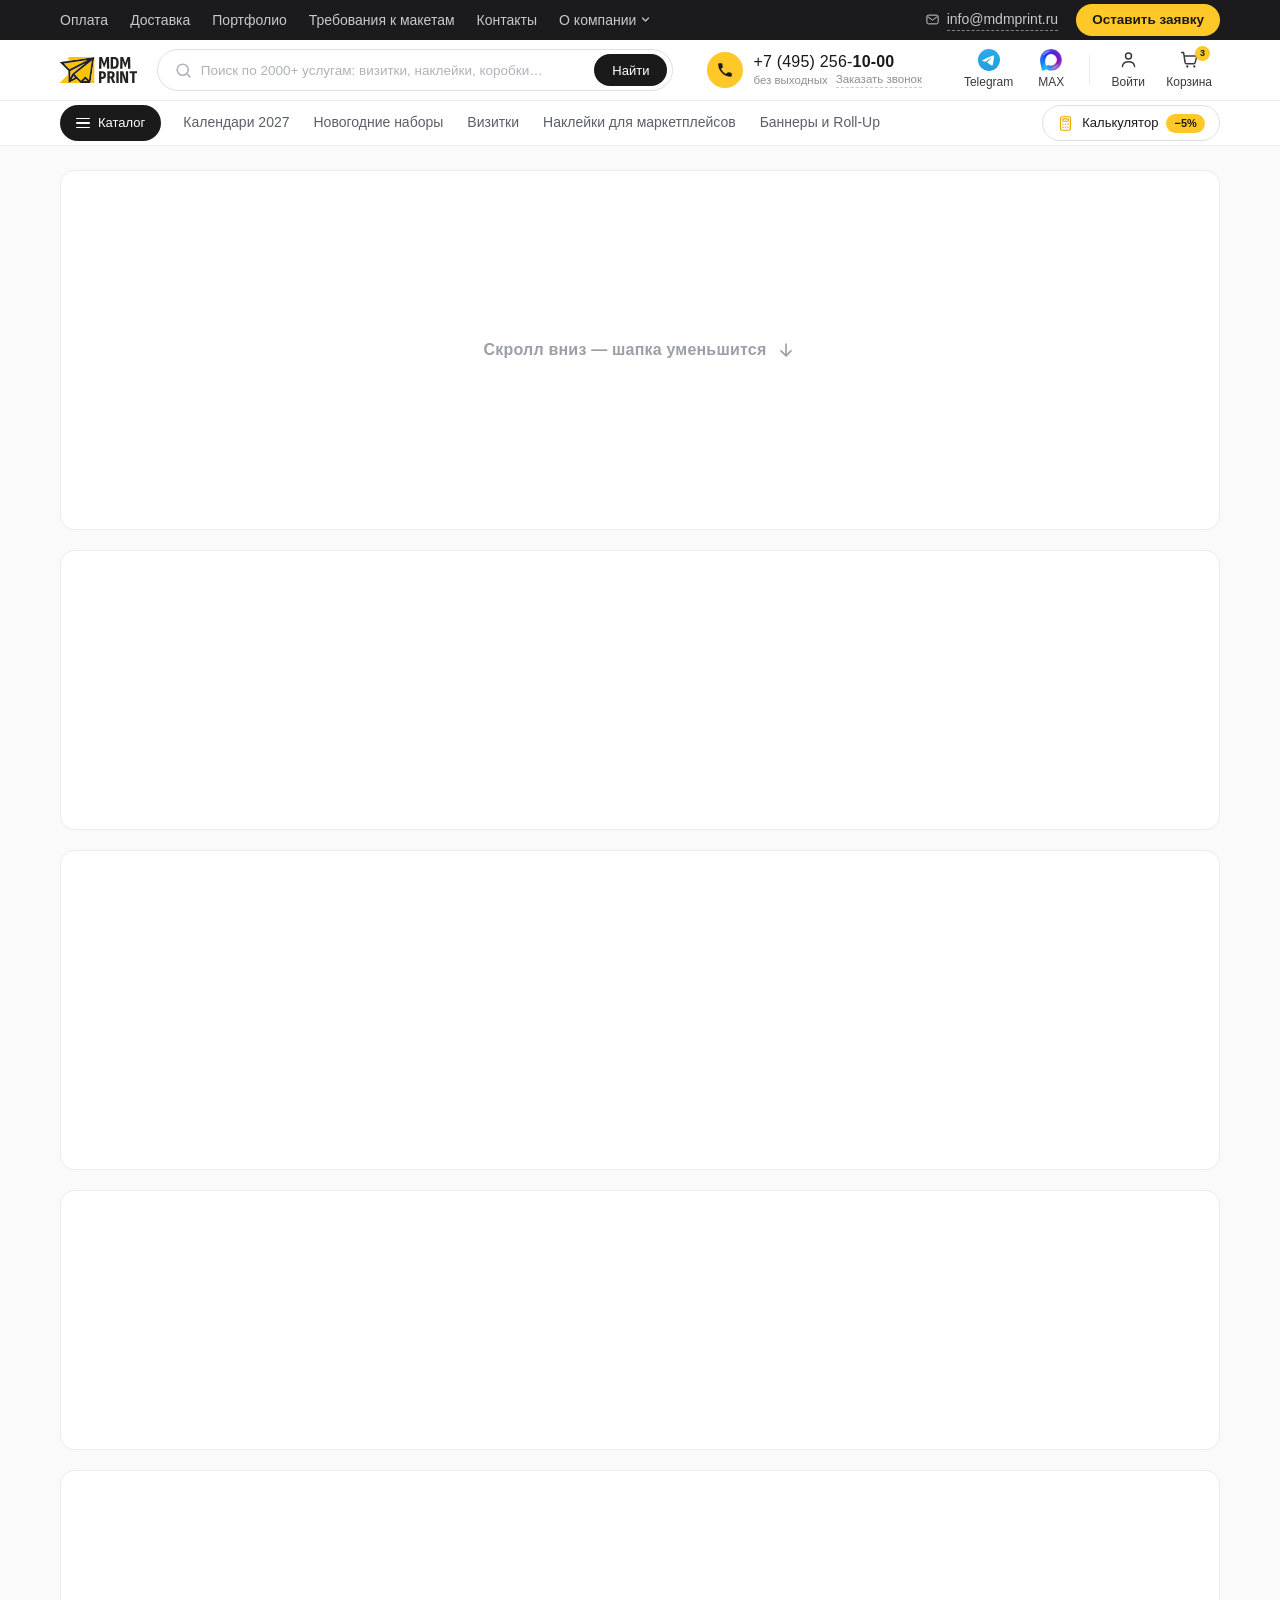
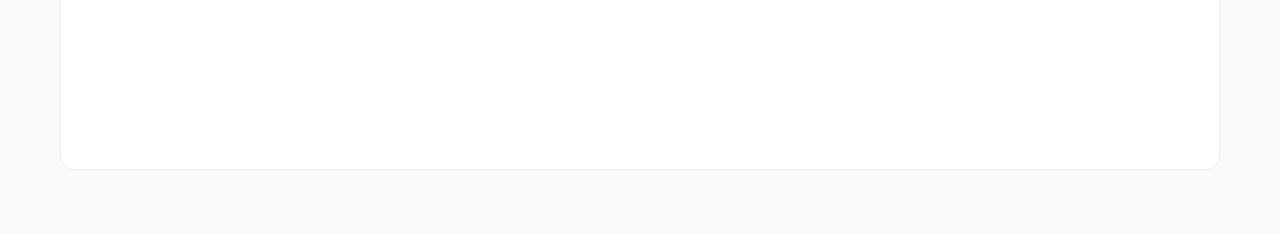
<file: header-catalog.html>
<!DOCTYPE html>
<html lang="ru">
<head>
<meta charset="UTF-8">
<meta name="viewport" content="width=device-width, initial-scale=1.0">
<title>MDMprint — Хедер с каталогом</title>
<style>
  :root{
    --max:1200px;
    --ink:#1a1a1a;
    --muted:#8a8f98;
    --muted2:#aeb2b9;
    --line:#ececec;
    --line2:#e0e0e0;
    --bg:#fff;
    --hover:#f3f3f4;
    --accent:#FFC829;
    --accent-soft:#FFF4D6;
    --accent-soft2:#FFE9AE;
    --radius:10px;
    --radius-pill:40px;
    --shadow:0 16px 44px rgba(0,0,0,.13);
    /* единая иконка-стрелка (SVG-маска, наследует цвет текста) */
    --arr:url("data:image/svg+xml,%3Csvg xmlns='http://www.w3.org/2000/svg' viewBox='0 0 16 16' fill='none' stroke='%23000' stroke-width='1.7' stroke-linecap='round' stroke-linejoin='round'%3E%3Cpath d='M2.5 8h10M9 4.5 12.5 8 9 11.5'/%3E%3C/svg%3E");
  }
  /* переиспользуемая стрелка-иконка */
  .arr-ico{display:inline-block;width:14px;height:14px;background:currentColor;-webkit-mask:var(--arr) center/contain no-repeat;mask:var(--arr) center/contain no-repeat;flex-shrink:0;transition:transform .15s}
  *{box-sizing:border-box;margin:0;padding:0}
  body{font-family:-apple-system,'Segoe UI',Inter,Arial,sans-serif;color:var(--ink);background:#fafafa;font-size:14px;line-height:1.45}
  a{color:inherit;text-decoration:none}
  .wrap{max-width:var(--max);margin:0 auto;padding:0 20px}
  svg{display:block}

  /* ===== ВЕРХНЯЯ ТЁМНАЯ ПОЛОСА ===== */
  .topbar{background:#1b1b1d;color:#c7c9cd;font-size:14px;position:relative;z-index:50}
  .topbar .wrap{display:flex;align-items:center;justify-content:space-between;height:40px}
  .topbar a{color:#c7c9cd;transition:color .15s}
  .topbar a:hover{color:#fff}
  .topbar .menu{display:flex;gap:22px;align-items:center;font-weight:500}
  .topbar .info{display:flex;gap:18px;align-items:center}
  .topbar .tb-cta{display:inline-flex;align-items:center;height:32px;padding:0 16px;border-radius:var(--radius-pill);background:#FFC829;color:#1a1a1a;font-size:13.5px;font-weight:600;white-space:nowrap}
  .topbar .tb-cta:hover{background:#E6A700;color:#1a1a1a}
  .topbar .info .it{display:inline-flex;align-items:center;gap:7px;white-space:nowrap;color:#c7c9cd}
  .topbar .info .it:hover{color:#fff}
  /* почта — выделена белым + подсказка «скопировать кликом» */
  .topbar .tb-mail{color:#fff;position:relative;cursor:pointer}
  .topbar .tb-mail .ml-tx{border-bottom:1px dashed rgba(255,255,255,.45);transition:border-color .15s}
  .topbar .tb-mail:hover{color:#fff}
  .topbar .tb-mail:hover .ml-tx{border-color:#fff}
  .topbar .tb-mail::after{content:attr(data-hint);position:absolute;top:calc(100% + 7px);left:0;background:#fff;color:#1a1a1a;font-size:11.5px;font-weight:600;padding:5px 9px;border-radius:7px;white-space:nowrap;opacity:0;pointer-events:none;transform:translateY(-3px);transition:opacity .15s,transform .15s;box-shadow:0 8px 22px rgba(0,0,0,.2);z-index:60}
  .topbar .tb-mail:hover::after{opacity:1;transform:translateY(0)}
  /* «О компании» — выпадающее меню в топбаре */
  .topbar .tb-drop{position:relative;height:40px;display:flex;align-items:center}
  .topbar .tb-drop-t{display:inline-flex;align-items:center;gap:5px;cursor:pointer}
  .topbar .tb-drop-t svg{transition:transform .15s}
  .topbar .tb-drop:hover .tb-drop-t svg{transform:rotate(180deg)}
  .topbar .tb-menu{position:absolute;top:100%;left:-8px;background:#fff;border:1px solid var(--line);border-radius:10px;box-shadow:0 12px 28px rgba(0,0,0,.16);padding:6px;min-width:200px;display:none;flex-direction:column;z-index:60}
  .topbar .tb-drop:hover .tb-menu{display:flex}
  .topbar .tb-menu a{color:#3a3a3a;padding:9px 12px;border-radius:7px;font-size:13px}
  .topbar .tb-menu a:hover{background:var(--hover);color:#1a1a1a}

  /* ===== ОСНОВНАЯ ШАПКА ===== */
  header{background:var(--bg);border-bottom:1px solid var(--line);position:relative;z-index:40}
  .hbar{display:flex;align-items:center;gap:20px;height:60px}

  .logo{display:flex;align-items:center;flex-shrink:0}
  .logo img{height:26px;width:auto;display:block}

  .search{flex:1;display:flex;align-items:center;height:42px;border:1.5px solid var(--line2);border-radius:var(--radius-pill);padding:0 5px 0 16px;transition:border-color .15s;background:#fff}
  .search:focus-within{border-color:#1a1a1a}
  .search .si{color:var(--muted2);flex-shrink:0;margin-right:8px}
  .search input{flex:1;border:none;outline:none;font-size:13.5px;background:transparent;color:#1a1a1a}
  .search input::placeholder{color:var(--muted2)}
  .search .s-go{height:32px;padding:0 18px;border:none;border-radius:var(--radius-pill);background:#1a1a1a;color:#fff;font-size:13px;font-weight:500;cursor:pointer;flex-shrink:0;transition:background .15s}
  .search .s-go:hover{background:#000}

  /* ===== ПОИСК: кнопка очистки + дропдаун подсказок (состояния) ===== */
  .search{position:relative}
  .search .s-clear{display:none;width:28px;height:28px;align-items:center;justify-content:center;border:none;background:none;color:#aeb2b9;cursor:pointer;border-radius:50%;flex-shrink:0;margin-right:2px;transition:.12s}
  .search.has-val .s-clear{display:flex}
  .search .s-clear:hover{background:var(--hover);color:#1a1a1a}
  body.search-open header{z-index:60}/* поднять шапку над навбаром, чтобы блок поиска был сверху */
  /* активное состояние: поле + дропдаун = ЕДИНЫЙ приподнятый блок (поле «утоплено» в верх панели),
     одна рамка + одна тень отделяют весь блок от шапки */
  .search-drop{position:absolute;top:-1.5px;left:-1.5px;right:-1.5px;background:#fff;border:1px solid var(--line2);border-radius:20px;box-shadow:0 16px 40px -8px rgba(0,0,0,.18),0 4px 12px rgba(0,0,0,.05);padding:47px 8px 9px;z-index:1;display:none;max-height:min(80vh,620px);overflow:hidden}
  /* тонкий разделитель строки поиска от подсказок внутри блока */
  .search-drop::before{content:"";position:absolute;top:45px;left:15px;right:15px;height:1px;background:var(--line)}
  .search.s-open{border-color:transparent;background:transparent;z-index:61}
  .search.s-open > :not(.search-drop){position:relative;z-index:2}/* контролы поля поверх панели */
  .search.s-open .search-drop{display:block}
  .search-drop .sd-pane{display:none}
  .search-drop[data-state="empty"] .sd-empty{display:block}
  .search-drop[data-state="results"] .sd-results{display:block}
  .search-drop[data-state="none"] .sd-none{display:block}
  .sd-h{font-size:11px;text-transform:uppercase;letter-spacing:.5px;color:var(--muted);font-weight:700;padding:9px 10px 7px}
  .sd-chips{display:flex;flex-wrap:wrap;gap:7px;padding:0 8px 6px}
  .sd-chip{font-family:inherit;font-size:13px;color:#3a3a3a;background:#f4f4f5;border:1px solid var(--line2);border-radius:18px;padding:7px 13px;cursor:pointer;transition:.12s;white-space:nowrap}
  .sd-chip:hover{background:var(--accent-soft);border-color:var(--accent-soft2);color:#1a1a1a}
  .sd-cats{display:flex;flex-wrap:wrap;gap:5px;padding:0 6px 4px}
  .sd-cat{display:inline-flex;align-items:center;gap:8px;font-size:13.5px;color:#5a5f68;padding:8px 11px;border-radius:10px;transition:.12s}
  .sd-cat:hover{background:var(--hover);color:#1a1a1a}
  .sd-cat .dot{width:7px;height:7px;border-radius:50%;background:var(--accent);flex-shrink:0}
  /* список подсказок прокручивается, футер «Все результаты» остаётся закреплённым ниже */
  .sd-list{list-style:none;max-height:min(46vh,316px);overflow-y:auto;overscroll-behavior:contain}
  .sd-list::-webkit-scrollbar{width:9px}
  .sd-list::-webkit-scrollbar-thumb{background:#dfe2e6;border-radius:9px;border:2px solid #fff}
  .sd-list::-webkit-scrollbar-thumb:hover{background:#cdd0d5}
  .sd-row{display:flex;align-items:center;gap:11px;padding:10px 12px;border-radius:10px;cursor:pointer;transition:background .12s}
  .sd-row:hover,.sd-row.sel{background:var(--hover)}
  .sd-row .sd-tx{flex:1;min-width:0;font-size:14px;color:#1a1a1a;white-space:nowrap;overflow:hidden;text-overflow:ellipsis}
  .sd-row .sd-tx mark{background:var(--accent-soft);color:#1a1a1a;border-radius:3px;padding:0 1px}
  .sd-row .sd-tag{font-size:11.5px;color:#8a8f98;background:#f4f4f5;border-radius:6px;padding:3px 8px;flex-shrink:0;white-space:nowrap}
  /* цветные теги типов сущностей (поиск по всему сайту) */
  .sd-tag.t-svc{color:#6a6f78;background:#f1f2f4}
  .sd-tag.t-sec{color:#9a7a1f;background:var(--accent-soft)}
  .sd-tag.t-art{color:#3b6fb0;background:#edf3fb}
  .sd-tag.t-port{color:#6b53b0;background:#f1ecfb}
  .sd-tag.t-news{color:#3f8a52;background:#e9f6ed}
  .sd-tag.t-page{color:#6a6f78;background:#f1f2f4}
  .sd-row .arr-ico{width:14px;height:14px;color:#cdd0d5;flex-shrink:0;transition:transform .15s,color .15s}
  .sd-row:hover .arr-ico{color:#5a5f68;transform:translateX(2px)}
  .sd-all{display:flex;align-items:center;gap:9px;margin-top:5px;padding:11px 12px 6px;border-top:1px solid var(--line);font-size:13.5px;font-weight:600;color:#1a1a1a;cursor:pointer}
  .sd-all b{font-weight:800}
  .sd-all .arr-ico{width:14px;height:14px;margin-left:auto;transition:transform .15s}
  .sd-all:hover .arr-ico{transform:translateX(2px)}
  .sd-none{padding:24px 18px;text-align:center}
  .sd-none-t{font-size:14.5px;font-weight:700;color:#1a1a1a;margin-bottom:6px}
  .sd-none-s{font-size:13px;color:#8a8f98;line-height:1.55}

  /* телефон в шапке — выделенный (решение со встречи) */
  .hphone{display:flex;align-items:center;gap:10px;flex-shrink:0;margin:0 4px;padding:5px 10px;border-radius:10px;transition:background .15s}
  .hphone:hover{background:var(--hover)}
  .hphone .ph-ic{width:36px;height:36px;border-radius:50%;background:var(--accent);color:#1a1a1a;display:flex;align-items:center;justify-content:center;flex-shrink:0}
  .hphone .ph-txt{display:flex;flex-direction:column;align-items:flex-start;gap:0}
  .hphone .num{font-size:16px;font-weight:500;color:#1a1a1a;white-space:nowrap;letter-spacing:.2px;line-height:1.25}
  .hphone .num .pre{font-weight:500;color:#1a1a1a}
  .hphone .num .l4{color:#1a1a1a;font-weight:800}
  .hphone .psub{display:flex;align-items:center;gap:8px}
  .hphone .day{font-size:11.5px;color:#8a8f98;line-height:1.3;white-space:nowrap}
  .hphone .cb{font-size:11.5px;color:#8a8f98;border-bottom:1px dashed #c9cdd3;line-height:1.3}
  .hphone .cb:hover{color:#1a1a1a;border-color:#1a1a1a}

  /* единый стиль кнопок шапки */
  .hactions{display:flex;align-items:center;gap:2px;flex-shrink:0}
  .hactions .sep{width:1px;height:30px;background:var(--line);margin:0 8px}
  .hbtn{display:flex;flex-direction:column;align-items:center;gap:3px;color:#3a3a3a;cursor:pointer;font-size:12px;font-weight:500;position:relative;padding:5px 8px;border-radius:10px;transition:background .15s,color .15s;min-width:56px}
  .hbtn:hover{background:var(--hover);color:#1a1a1a}
  .hbtn .ci{width:22px;height:22px;display:flex;align-items:center;justify-content:center}
  .hbtn .badge{position:absolute;top:2px;right:10px;background:var(--accent);color:#1a1a1a;font-size:9px;font-weight:800;min-width:15px;height:15px;border-radius:8px;display:flex;align-items:center;justify-content:center;padding:0 4px}
  /* акцентный кружок с самолётиком */
  .hbtn .accent-ic{width:22px;height:22px;border-radius:50%;background:var(--accent);display:flex;align-items:center;justify-content:center}

  /* ===== ПОЛОСА НАВИГАЦИИ ===== */
  .navbar{background:var(--bg);border-bottom:1px solid var(--line);position:relative;z-index:46}
  .nav{display:flex;align-items:center;gap:6px;height:44px;position:relative;z-index:2}
  .catbtn{display:flex;align-items:center;gap:8px;background:#1a1a1a;color:#fff;font-weight:500;font-size:13px;height:36px;padding:0 16px;border-radius:var(--radius-pill);cursor:pointer;user-select:none;flex-shrink:0}
  .catbtn .ic{display:flex;flex-direction:column;gap:3px;transition:.2s}
  .catbtn .ic i{width:14px;height:1.5px;background:#fff;border-radius:2px;transition:.2s}
  .catbtn.active .ic i:nth-child(1){transform:translateY(4.5px) rotate(45deg)}
  .catbtn.active .ic i:nth-child(2){opacity:0}
  .catbtn.active .ic i:nth-child(3){transform:translateY(-4.5px) rotate(-45deg)}

  .quick{display:flex;align-items:center;gap:0;flex:1;overflow:hidden;padding-left:4px}
  .quick a{padding:0 12px;height:44px;display:flex;align-items:center;color:#5a5f68;font-size:14px;font-weight:500;white-space:nowrap;border-bottom:2px solid transparent}
  .quick a:hover{color:#1a1a1a}
  .quick a.active{color:#1a1a1a;font-weight:600;border-bottom-color:#1a1a1a}

  /* светлая кнопка расчёта + бейдж выгоды поверх */
  .calc{position:relative;display:flex;align-items:center;gap:8px;background:#fff;color:#1a1a1a;font-weight:500;font-size:13px;height:36px;padding:0 14px;border:1.5px solid var(--line2);border-radius:var(--radius-pill);cursor:pointer;flex-shrink:0;transition:border-color .15s,background .15s}
  .calc:hover{border-color:#c9cdd3;background:#fafafa}
  .calc svg{color:#E6A700}
  .calc .save{display:inline-flex;align-items:center;background:var(--accent);color:#1a1a1a;font-size:11px;font-weight:800;line-height:1;padding:4px 8px;border-radius:20px;letter-spacing:.1px;flex-shrink:0}

  /* ===== МЕГАМЕНЮ ===== */
  .overlay{position:fixed;inset:0;background:rgba(17,17,17,.35);opacity:0;visibility:hidden;transition:.2s;z-index:30}
  .overlay.show{opacity:1;visibility:visible}

  .mega{position:absolute;left:0;right:0;top:100%;z-index:45;display:none;background:#fff;border-top:1px solid var(--line);border-bottom:1px solid var(--line);box-shadow:0 16px 30px -8px rgba(0,0,0,.12)}
  .mega.open{display:block}
  .mega-inner{max-width:var(--max);margin:0 auto;padding:0 20px}
  .mega-box{border-left:1px solid var(--line);border-right:1px solid var(--line)}

  /* внутренние табы: Каталог / Услуги / Материалы */
  .mtabs{display:flex;gap:28px;padding:14px 20px 0;border-bottom:1px solid var(--line);margin:0 -1px}
  .mtabs button{background:none;border:none;cursor:pointer;font-family:inherit;font-size:15px;font-weight:600;color:#aeb2b9;padding:0 0 12px;position:relative;transition:color .15s}
  .mtabs button:hover:not(:disabled){color:#5a5f68}
  .mtabs button.active{color:#1a1a1a}
  .mtabs button.active::after{content:"";position:absolute;left:0;right:0;bottom:-1px;height:2px;background:#1a1a1a;border-radius:0}
  .mtabs button:disabled{color:#cdd0d5;cursor:not-allowed}

  /* панели табов */
  .mtab{display:none}
  .mtab.show{display:block}

  .mega-card{display:grid;grid-template-columns:280px 1fr 240px;min-height:460px}

  /* общий контейнер для Услуг/Материалов (без рельсы и промо) */
  .svc-pane{padding:18px 4px 28px}
  .svc-pane .phead{display:flex;align-items:center;justify-content:space-between;margin-bottom:18px;padding-bottom:12px;border-bottom:1px solid var(--line)}
  .svc-pane .phead h3{font-size:17px;font-weight:800;letter-spacing:-.1px}
  .svc-pane .phead a{font-size:13px;color:#5a5f68;font-weight:600;display:inline-flex;align-items:center;gap:6px;transition:color .12s}
  .svc-pane .phead a:hover{color:#1a1a1a}
  .svc-pane .phead a .arr-ico{width:13px;height:13px}
  .svc-pane .phead a:hover .arr-ico{transform:translateX(2px)}
  .cols-flow--4{column-count:4}

  /* карточки материалов */
  .mat-grid{display:grid;grid-template-columns:repeat(2,1fr);gap:14px}
  .mat-card{display:flex;align-items:center;gap:14px;padding:16px 18px;border:1px solid var(--line2);border-radius:14px;background:#fff;transition:border-color .15s,background .15s,box-shadow .15s}
  .mat-card:hover{border-color:#c9cdd3;background:#fafafa;box-shadow:0 4px 14px rgba(0,0,0,.05)}
  .mat-card .mat-ic{width:48px;height:48px;border-radius:12px;background:#f2f3f5;display:flex;align-items:center;justify-content:center;color:#5a5f68;flex-shrink:0;transition:background .15s,color .15s}
  .mat-card:hover .mat-ic{background:var(--accent-soft);color:#1a1a1a}
  .mat-card .mat-tx{display:flex;flex-direction:column;gap:3px;flex:1;min-width:0}
  .mat-card .mat-tx b{font-size:14.5px;font-weight:700;color:#1a1a1a}
  .mat-card .mat-tx i{font-size:12.5px;font-style:normal;color:#8a8f98}
  .mat-card .arr-ico{width:14px;height:14px;color:#c9cdd3;flex-shrink:0;transition:transform .15s,color .15s}
  .mat-card:hover .arr-ico{color:#5a5f68;transform:translateX(2px)}
  .mat-card--accent .mat-ic{background:var(--accent);color:#1a1a1a}

  /* левая колонка — рельса разделов */
  .rail{border-right:1px solid var(--line);padding:8px 0;overflow-y:auto;max-height:540px}
  .rail .ri{display:flex;align-items:center;gap:12px;padding:9px 14px;min-height:40px;cursor:pointer;font-size:14px;font-weight:500;line-height:1.2;letter-spacing:.2px;position:relative;color:#2a2a2a;transition:background .12s}
  .rail .ri .em{width:20px;height:20px;display:flex;align-items:center;justify-content:center;color:#9a9fa8;flex-shrink:0;transition:color .12s}
  .rail .ri .em [stroke]{stroke-width:1.7}/* единая толщина обводки иконок рельсы */
  .rail .ri:hover{background:var(--hover)}
  .rail .ri:hover .em{color:#5a5f68}
  .rail .ri.active{background:var(--accent-soft);color:#1a1a1a;text-shadow:0.4px 0 0 currentColor}
  .rail .ri.active::before{content:"";position:absolute;left:0;top:0;bottom:0;width:2px;background:var(--accent)}
  .rail .ri.active .em{color:#1a1a1a}
  .rail .ri .arr{margin-left:auto;display:flex;align-items:center;color:#1a1a1a;opacity:0;transform:translateX(-4px);transition:opacity .15s,transform .15s,color .15s;flex-shrink:0}
  .rail .ri:hover .arr{opacity:.45;transform:translateX(0);color:#6a6f78}
  .rail .ri.active .arr{opacity:1;transform:translateX(0);color:#1a1a1a}
  .rail .sep{height:1px;background:var(--line);margin:6px 0}
  .rail .lbl{padding:8px 14px 4px;font-size:10.5px;text-transform:uppercase;letter-spacing:.5px;color:var(--muted);font-weight:700}
  /* демо-переключение рельсы: вар.2 (развёрнуто) ↔ вар.1 (компактно) */
  .rail-v1{display:none}
  body.rv1 .rail-v2{display:none}
  body.rv1 .rail-v1{display:block}

  /* центр — контент раздела */
  .pane{padding:18px 26px 22px;overflow-y:auto;max-height:540px;border-right:1px solid var(--line)}
  /* заголовок раздела: линию тянем на всю ширину центральной колонки (вровень с бордюрами рельсы/промо) */
  .pane .phead{display:flex;align-items:center;justify-content:space-between;margin:0 -26px 18px;padding:0 26px 12px;border-bottom:1px solid var(--line)}
  .pane .phead h3{font-size:17px;font-weight:800;letter-spacing:-.1px}
  .pane .phead a{font-size:13px;color:#5a5f68;font-weight:600;display:inline-flex;align-items:center;gap:6px;transition:color .12s}
  .pane .phead a:hover{color:#1a1a1a}
  .pane .phead a .arr-ico{width:13px;height:13px}
  .pane .phead a:hover .arr-ico{transform:translateX(2px)}
  .panel{display:none}
  .panel.show{display:block}

  .cols3{display:grid;grid-template-columns:repeat(3,1fr);gap:0 28px}
  .col{display:flex;flex-direction:column}
  .cols-flow{column-count:3;column-gap:28px}
  .cols-flow .group{break-inside:avoid}

  .group{margin-bottom:20px}
  /* подкатегория = кликабельный заголовок-раздел (страница) */
  .group h4{display:inline-block;font-size:12px;font-weight:800;text-transform:uppercase;letter-spacing:.4px;margin-bottom:9px;color:#1a1a1a;cursor:pointer;transition:color .12s;line-height:1.3}
  .group h4 .nw{white-space:nowrap}/* последнее слово + стрелка не разрываются */
  .group h4 .ha{display:inline-block;width:12px;height:12px;background:#6a6f78;-webkit-mask:var(--arr) center/contain no-repeat;mask:var(--arr) center/contain no-repeat;opacity:0;margin-left:5px;vertical-align:-1px;transition:opacity .15s,transform .15s}
  .group h4:hover{color:#000}
  .group h4:hover .ha{opacity:1;transform:translateX(2px)}
  .group ul{list-style:none}
  .group li{padding:3.5px 0}
  /* товар = конечная страница, легче заголовка. inline — чтобы бейдж/иконка липли к последнему слову при переносе */
  .group li a{color:#5a5f68;font-size:13.5px;transition:color .12s;display:inline}
  .group li a:hover{color:#1a1a1a;text-decoration:underline;text-underline-offset:2px}
  .group li .more{color:#5a5f68;font-size:13px;font-weight:600}
  .group li .more:hover{color:#1a1a1a}
  .group li .more .arr-ico{width:12px;height:12px;margin-left:5px;vertical-align:-2px}
  .group li .more:hover .arr-ico{transform:translateX(2px)}
  /* лейбл ХИТ — прилипает к последнему слову (inline) */
  .hit{display:inline-block;background:var(--accent);color:#1a1a1a;font-size:9px;font-weight:800;line-height:1;letter-spacing:.4px;text-transform:uppercase;padding:3px 6px 2.5px;border-radius:5px;margin-left:6px;vertical-align:1px;white-space:nowrap}
  /* бейдж «Новое» — тёмный, чтобы отличался от жёлтого ХИТ */
  .new{display:inline-block;background:#1a1a1a;color:#fff;font-size:9px;font-weight:800;line-height:1;letter-spacing:.4px;text-transform:uppercase;padding:3px 6px 2.5px;border-radius:5px;margin-left:6px;vertical-align:1px;white-space:nowrap}
  /* внешняя ссылка-строка внизу раздела (каталог сувениров) */
  /* внешняя ссылка на mdmgifts — аккуратный последний пункт группы с тонким разделителем и ↗ */
  .group li.ext-sep{margin-top:7px;padding-top:8px;border-top:1px solid var(--line)}
  .group .extli{color:#8a7846;font-weight:600}
  .group .extli .ext-ar{display:inline-block;margin-left:2px;transition:transform .15s}
  .group .extli:hover{color:#1a1a1a;text-decoration:none}
  .group .extli:hover .ext-ar{transform:translate(2px,-2px)}

  .tabs{display:flex;flex-wrap:wrap;gap:5px;margin:5px 0 9px}
  .tabs span{font-size:11.5px;color:#5a5f68;background:#f4f4f5;border:1px solid var(--line2);border-radius:7px;padding:3px 9px;cursor:pointer;transition:.12s}
  .tabs span:hover{background:var(--accent-soft);border-color:var(--accent-soft2)}
  /* опции: максимум 4 видимых + «ещё» */
  .tabs .tab-hidden{display:none}
  .tabs.expanded .tab-hidden{display:inline-block}
  .tabs .tab-more{background:none;border:1px dashed var(--line2);color:#8a8f98;font-weight:600}
  .tabs.expanded .tab-more{display:none}

  /* ===== ПРОМО — переключаемый компонент (единая дизайн-система) ===== */
  .promo{position:relative;background:linear-gradient(160deg,#FFF6DD 0%,#FFE9B0 100%);overflow:hidden}
  /* тело варианта — по умолчанию скрыто, активное показывается */
  .promo-body{display:none;flex-direction:column;height:100%;padding:22px}
  .promo[data-variant="offer"]   .promo-body[data-for="offer"],
  .promo[data-variant="image"]   .promo-body[data-for="image"],
  .promo[data-variant="content"] .promo-body[data-for="content"],
  .promo[data-variant="hybrid"]  .promo-body[data-for="hybrid"]{display:flex}

  /* --- АТОМ: бейдж/лейбл (форма одна, цвет под фон) --- */
  .promo .tag{align-self:flex-start;display:inline-flex;align-items:center;gap:5px;font-size:10px;font-weight:700;text-transform:uppercase;letter-spacing:.5px;padding:4px 9px;border-radius:16px;background:#1a1a1a;color:#fff}
  .promo .tag--accent{background:var(--accent);color:#1a1a1a}
  .promo .tag--soft{background:#fff;color:#1a1a1a;border:1px solid #E9D9A6}

  /* --- АТОМ: заголовок + текст --- */
  .promo h4{font-size:19px;font-weight:800;line-height:1.22;margin:14px 0 9px;color:#1a1a1a}
  .promo p{font-size:13.5px;line-height:1.5;color:#8a7846;margin:0}

  /* --- АТОМ: цена --- */
  .promo .price{display:flex;align-items:baseline;gap:10px;margin:14px 0 0}
  .promo .price b{font-size:26px;font-weight:800;color:#1a1a1a}
  .promo .price s{font-size:15px;color:#b3a06a}

  /* --- АТОМ: кнопка (одна форма; цвет под фон) --- */
  .promo .order{margin-top:14px;display:flex;align-items:center;justify-content:center;gap:7px;height:40px;border-radius:10px;font-weight:700;font-size:13.5px;cursor:pointer;text-decoration:none;background:#1a1a1a;color:#fff;transition:background .15s}
  .promo .order:hover{background:#000}
  .promo .order--light{background:#fff;color:#1a1a1a}
  .promo .order--light:hover{background:#f0f0f1}
  .promo .order .arr-ico{transition:transform .15s}
  .promo .order:hover .arr-ico{transform:translateX(2px)}

  /* --- АТОМ: визуал (мокап/обложка), единый градиент --- */
  .promo-visual{flex:1;display:flex;align-items:center;justify-content:center;min-height:90px;margin:8px 0 4px}
  .promo-visual svg{max-width:200px}

  /* A. OFFER — мокап заполняет центр, цена+кнопка прижаты вниз (через flex:1 на visual) */

  /* B. BANNER — изображение-обложка сверху, кнопка снизу (та же кнопка-атом) */
  .promo-banner{text-decoration:none}
  .promo-banner .promo-cover{flex:1}

  /* C. CONTENT — обложка сверху, текст, кнопка прижата вниз */
  .promo-cover{margin:-22px -22px 16px;min-height:140px;display:flex;align-items:center;justify-content:center;background:radial-gradient(120% 100% at 50% 35%,#FFFAEC 0%,#FFE3A0 100%)}
  .promo-body[data-for="content"] .order{margin-top:auto}

  /* D. HYBRID — тёмный фон, бейдж сверху, текст+кнопка снизу */
  .promo-hybrid{text-decoration:none;background:linear-gradient(160deg,#1a1a1a 0%,#2b2b2e 100%)}
  .promo-hybrid::before{content:"";position:absolute;inset:0;background:radial-gradient(80% 60% at 80% 10%,rgba(255,200,41,.35) 0%,transparent 60%);pointer-events:none}
  .promo-hybrid .tag{position:relative}
  .promo-hybrid .hybrid-text{position:relative;margin-top:auto}
  .promo-hybrid h4{color:#fff}
  .promo-hybrid p{color:#b9bbc0}
  .promo-hybrid .order{position:relative}


  .note{max-width:var(--max);margin:22px auto;padding:14px 18px;font-size:12.5px;color:#6a6f78;background:#fff;border:1px dashed var(--line2);border-radius:10px;line-height:1.7}
  .note b{color:#1a1a1a}

  /* ===== ФИКС-ШАПКА + УМЕНЬШЕНИЕ ПРИ СКРОЛЛЕ (демо; механику доработаем) ===== */
  .site-head{position:sticky;top:0;z-index:50}
  .topbar{transition:max-height .25s ease,opacity .2s ease;max-height:80px}
  body.scrolled .topbar{max-height:0;opacity:0;overflow:hidden}

  /* компактная «Каталог» в основной шапке (видна только при скролле) */
  .hcat{display:none;align-items:center;gap:8px;background:#1a1a1a;color:#fff;font-weight:500;font-size:13px;height:36px;padding:0 14px;border-radius:var(--radius-pill);cursor:pointer;user-select:none;flex-shrink:0}
  .hcat .ic{display:flex;flex-direction:column;gap:3px}
  .hcat .ic i{width:14px;height:1.5px;background:#fff;border-radius:2px;transition:.2s}
  .hcat.active .ic i:nth-child(1){transform:translateY(4.5px) rotate(45deg)}
  .hcat.active .ic i:nth-child(2){opacity:0}
  .hcat.active .ic i:nth-child(3){transform:translateY(-4.5px) rotate(-45deg)}
  /* компактный «Калькулятор» перед Telegram — в стиле кнопки Telegram (.hbtn), виден только при скролле */
  .hcalc{display:none}
  /* компактный калькулятор: сплошная жёлтая плитка + тёмный жирный глиф —
     чтобы не выглядел тускло/тонко рядом с цветными Telegram/MAX */
  body.scrolled .hcalc .ci{width:24px;height:24px;background:var(--accent);border-radius:7px}
  .hcalc .ci svg{color:#1a1a1a;width:18px;height:18px}
  .hcalc .ci svg [stroke]{stroke-width:1.9}

  /* плавное пропорциональное уменьшение элементов */
  .hbar{transition:height .2s ease}
  .logo img,.search,.search button,.hphone,.hphone .ph-ic,.hphone .num,.hbtn,.hbtn .ci{transition:all .2s ease}
  body.scrolled .hbar{height:54px;gap:12px}
  body.scrolled .logo img{height:22px}
  body.scrolled .search{height:36px;min-width:280px}
  body.scrolled .search button{height:28px;padding:0 14px;font-size:12.5px}
  body.scrolled .search input{font-size:13px}
  body.scrolled .hphone{padding:3px 8px;gap:8px}
  body.scrolled .hphone .ph-ic{width:30px;height:30px}
  body.scrolled .hphone .num{font-size:14.5px}
  body.scrolled .hbtn{min-width:50px;font-size:11.5px;padding:4px 6px}
  body.scrolled .hbtn .ci{width:20px;height:20px}
  body.scrolled .hcat{display:flex;height:34px}
  body.scrolled .hcalc{display:flex}
  /* скрыть 3-ю линию шапки, оставив навбар как опору для выпадающего каталога */
  body.scrolled .navbar{border-bottom:none}
  body.scrolled .navbar .nav{display:none}

  /* страница-заглушка (демо скролла; в проде — реальный контент) */
  .ph-page{max-width:var(--max);margin:24px auto 64px;padding:0 20px;display:flex;flex-direction:column;gap:20px}
  .ph-row{background:#fff;border:1px solid var(--line);border-radius:14px;display:flex;align-items:center;justify-content:center}
  .scroll-hint{display:inline-flex;align-items:center;gap:10px;color:#9a9fa8;font-size:16px;font-weight:600;letter-spacing:.2px;user-select:none}
  .scroll-hint svg{animation:hintBounce 1.4s ease-in-out infinite}
  @keyframes hintBounce{0%,100%{transform:translateY(0)}50%{transform:translateY(5px)}}

</style>
</head>
<body class="rv1">

  <!-- ФИКС-ШАПКА (прилипает + уменьшается при скролле) -->
  <div class="site-head">

  <!-- ВЕРХНЯЯ ПОЛОСА (меню слева, контакты справа) -->
  <div class="topbar">
    <div class="wrap">
      <div class="menu">
        <a href="#">Оплата</a>
        <a href="#">Доставка</a>
        <a href="#">Портфолио</a>
        <a href="#">Требования к макетам</a>
        <a href="#">Контакты</a>
        <div class="tb-drop">
          <span class="tb-drop-t">О компании <svg width="9" height="9" viewBox="0 0 12 12" fill="none"><path d="M2 4l4 4 4-4" stroke="currentColor" stroke-width="1.6" stroke-linecap="round" stroke-linejoin="round"/></svg></span>
          <div class="tb-menu">
            <a href="#">Преимущества компании</a>
            <a href="#">О компании</a>
            <a href="#">Производство</a>
            <a href="#">Сертификаты и лицензии</a>
            <a href="#">Вакансии</a>
            <a href="#">Отзывы</a>
            <a href="#">Блог</a>
            <a href="#">Новости</a>
            <a href="#">Написать директору</a>
          </div>
        </div>
      </div>
      <div class="info">
        <a class="it tb-mail" id="tbMail" href="mailto:info@mdmprint.ru" data-hint="Скопировать кликом" data-mail="info@mdmprint.ru">
          <svg width="15" height="15" viewBox="0 0 24 24" fill="none"><rect x="3" y="5" width="18" height="14" rx="2.5" stroke="currentColor" stroke-width="1.6"/><path d="m4 7 8 6 8-6" stroke="currentColor" stroke-width="1.6" stroke-linejoin="round"/></svg>
          <span class="ml-tx">info@mdmprint.ru</span>
        </a>
        <a class="tb-cta" href="#">Оставить заявку</a>
      </div>
    </div>
  </div>

  <!-- ШАПКА -->
  <header>
    <div class="wrap hbar">
      <a href="#" class="logo">
        <img src="assets/mdmprint-logo.svg" alt="MDMprint — заводская типография">
      </a>
      <div class="hcat" id="hcat" title="Каталог">
        <span class="ic"><i></i><i></i><i></i></span>
        Каталог
      </div>
      <form class="search" id="searchForm" onsubmit="return false" autocomplete="off">
        <span class="si"><svg width="19" height="19" viewBox="0 0 24 24" fill="none"><circle cx="11" cy="11" r="7" stroke="currentColor" stroke-width="2"/><path d="m20 20-3.5-3.5" stroke="currentColor" stroke-width="2" stroke-linecap="round"/></svg></span>
        <input type="text" id="searchInput" placeholder="Поиск по 2000+ услугам: визитки, наклейки, коробки…">
        <button type="button" class="s-clear" id="searchClear" aria-label="Очистить" title="Очистить">
          <svg width="16" height="16" viewBox="0 0 24 24" fill="none"><path d="M6 6l12 12M18 6 6 18" stroke="currentColor" stroke-width="2" stroke-linecap="round"/></svg>
        </button>
        <button type="submit" class="s-go">Найти</button>

        <!-- ДРОПДАУН ПОИСКА: состояния empty / results / none -->
        <div class="search-drop" id="searchDrop" data-state="empty">
          <div class="sd-pane sd-empty">
            <div class="sd-h">Популярные запросы</div>
            <div class="sd-chips">
              <button type="button" class="sd-chip">Визитки</button>
              <button type="button" class="sd-chip">Листовки</button>
              <button type="button" class="sd-chip">Наклейки</button>
              <button type="button" class="sd-chip">Календари 2027</button>
              <button type="button" class="sd-chip">Коробки</button>
              <button type="button" class="sd-chip">Roll-Up</button>
              <button type="button" class="sd-chip">Футболки с лого</button>
              <button type="button" class="sd-chip">Брошюры</button>
            </div>
            <div class="sd-h">Разделы каталога</div>
            <div class="sd-cats">
              <a class="sd-cat" href="#" data-open="1"><span class="dot"></span>Полиграфия</a>
              <a class="sd-cat" href="#" data-open="4"><span class="dot"></span>Наклейки</a>
              <a class="sd-cat" href="#" data-open="2"><span class="dot"></span>Широкоформат</a>
              <a class="sd-cat" href="#" data-open="6"><span class="dot"></span>Сувениры и мерч</a>
              <a class="sd-cat" href="#" data-open="5"><span class="dot"></span>Упаковка</a>
            </div>
          </div>
          <div class="sd-pane sd-results">
            <ul class="sd-list" id="sdList"></ul>
            <a class="sd-all" id="sdAll" href="#">Все результаты по «<b id="sdQ"></b>»<span class="arr-ico"></span></a>
          </div>
          <div class="sd-pane sd-none">
            <div class="sd-none-t">Ничего не найдено</div>
            <div class="sd-none-s">Попробуйте «визитки», «наклейки» или «коробки» — либо откройте каталог слева.</div>
          </div>
        </div>
      </form>
      <div class="hphone">
        <span class="ph-ic"><svg width="18" height="18" viewBox="0 0 24 24" fill="currentColor"><path d="M6.62 10.79a15.5 15.5 0 0 0 6.59 6.59l2.2-2.2a1 1 0 0 1 1.02-.24c1.12.37 2.33.57 3.57.57a1 1 0 0 1 1 1V20a1 1 0 0 1-1 1A17 17 0 0 1 3 4a1 1 0 0 1 1-1h3.5a1 1 0 0 1 1 1c0 1.25.2 2.45.57 3.57a1 1 0 0 1-.25 1.02l-2.2 2.2z"/></svg></span>
        <div class="ph-txt">
          <a href="tel:+74952561000" class="num"><span class="pre">+7 (495) 256-</span><span class="l4">10-00</span></a>
          <div class="psub"><span class="day">без выходных</span><a href="#" class="cb">Заказать звонок</a></div>
        </div>
      </div>
      <div class="hactions">
        <a class="hbtn hcalc" id="hcalc" href="#" title="Калькулятор">
          <span class="ci"><svg width="20" height="20" viewBox="0 0 24 24" fill="none"><rect x="5" y="2.5" width="14" height="19" rx="2.2" stroke="currentColor" stroke-width="1.7"/><rect x="8" y="5.5" width="8" height="3.4" rx="1" stroke="currentColor" stroke-width="1.5"/><circle cx="8.5" cy="13" r="1" fill="currentColor"/><circle cx="12" cy="13" r="1" fill="currentColor"/><circle cx="15.5" cy="13" r="1" fill="currentColor"/><circle cx="8.5" cy="17.3" r="1" fill="currentColor"/><circle cx="12" cy="17.3" r="1" fill="currentColor"/><circle cx="15.5" cy="17.3" r="1" fill="currentColor"/></svg></span>
          Калькулятор
        </a>
        <div class="hbtn" title="Telegram">
          <span class="ci"><img src="assets/telegram.svg" alt="Telegram" width="22" height="22"></span>
          Telegram
        </div>
        <div class="hbtn" title="MAX">
          <span class="ci"><img src="assets/maxnew.svg" alt="MAX" width="22" height="22"></span>
          MAX
        </div>
        <span class="sep"></span>
        <div class="hbtn" title="Войти">
          <span class="ci"><svg width="21" height="21" viewBox="0 0 24 24" fill="none"><circle cx="12" cy="8" r="3.4" stroke="currentColor" stroke-width="1.7"/><path d="M5 20c.5-3.4 3.3-5.4 7-5.4s6.5 2 7 5.4" stroke="currentColor" stroke-width="1.7" stroke-linecap="round"/></svg></span>
          Войти
        </div>
        <div class="hbtn" title="Корзина">
          <span class="ci"><svg width="21" height="21" viewBox="0 0 24 24" fill="none"><path d="M3 4h2.2l1.8 11.5a1.5 1.5 0 0 0 1.5 1.3h8.4a1.5 1.5 0 0 0 1.5-1.2L20.5 8H6.2" stroke="currentColor" stroke-width="1.7" stroke-linecap="round" stroke-linejoin="round"/><circle cx="9.5" cy="20" r="1.3" fill="currentColor"/><circle cx="17.5" cy="20" r="1.3" fill="currentColor"/></svg></span>
          <span class="badge">3</span>
          Корзина
        </div>
      </div>
    </div>
  </header>

  <!-- НАВИГАЦИЯ -->
  <div class="navbar">
    <div class="wrap nav">
      <div class="catbtn" id="catbtn">
        <span class="ic"><i></i><i></i><i></i></span>
        Каталог
      </div>
      <!-- Топ категорий: курируется из админки, меняется под сезон (не дублирует разделы каталога) -->
      <nav class="quick" id="quick">
        <a href="#" data-open="1">Календари 2027</a>
        <a href="#" data-open="6">Новогодние наборы</a>
        <a href="#" data-open="0">Визитки</a>
        <a href="#" data-open="4">Наклейки для маркетплейсов</a>
        <a href="#" data-open="2">Баннеры и Roll-Up</a>
      </nav>
      <div class="calc">
        <svg width="17" height="17" viewBox="0 0 24 24" fill="none"><rect x="5" y="2.5" width="14" height="19" rx="2.2" stroke="currentColor" stroke-width="1.7"/><rect x="8" y="5.5" width="8" height="3.4" rx="1" stroke="currentColor" stroke-width="1.5"/><circle cx="8.5" cy="13" r="1" fill="currentColor"/><circle cx="12" cy="13" r="1" fill="currentColor"/><circle cx="15.5" cy="13" r="1" fill="currentColor"/><circle cx="8.5" cy="17.3" r="1" fill="currentColor"/><circle cx="12" cy="17.3" r="1" fill="currentColor"/><circle cx="15.5" cy="17.3" r="1" fill="currentColor"/></svg>
        Калькулятор
        <span class="save">−5%</span>
      </div>
    </div>

    <!-- МЕГАМЕНЮ -->
    <div class="mega" id="mega">
      <div class="mega-inner">
      <div class="mega-box">

        <!-- ЕДИНАЯ СЕТКА: рельса (Каталог/Услуги/Материалы) + центр + промо -->
        <div class="mega-card">

          <!-- РЕЛЬСА (порядок по otavtora) -->
          <div class="rail" id="rail">
            <div class="lbl">Каталог</div>
            <div class="ri active" data-sec="0"><span class="em"><svg width="21" height="21" viewBox="0 0 24 24" fill="none"><rect x="3" y="6" width="18" height="12" rx="2" stroke="currentColor" stroke-width="1.7"/><path d="M7 14h5M7 10.5h10" stroke="currentColor" stroke-width="1.7" stroke-linecap="round"/></svg></span> Визитки <span class="arr"><svg width="7" height="12" viewBox="0 0 7 12" fill="none"><path d="M1 1l5 5-5 5" stroke="currentColor" stroke-width="1.8" stroke-linecap="round" stroke-linejoin="round"/></svg></span></div>
            <div class="ri" data-sec="1"><span class="em"><svg width="21" height="21" viewBox="0 0 24 24" fill="none"><path d="M7 9V4h10v5M7 18H5a2 2 0 0 1-2-2v-3a2 2 0 0 1 2-2h14a2 2 0 0 1 2 2v3a2 2 0 0 1-2 2h-2M7 15h10v5H7z" stroke="currentColor" stroke-width="1.7" stroke-linejoin="round"/></svg></span> Печать полиграфии <span class="arr"><svg width="7" height="12" viewBox="0 0 7 12" fill="none"><path d="M1 1l5 5-5 5" stroke="currentColor" stroke-width="1.8" stroke-linecap="round" stroke-linejoin="round"/></svg></span></div>
            <div class="ri" data-sec="2"><span class="em"><svg width="21" height="21" viewBox="0 0 24 24" fill="none"><rect x="3" y="5" width="18" height="13" rx="2" stroke="currentColor" stroke-width="1.7"/><path d="m6 14 3.5-4 2.5 3 2-2.5L18 14" stroke="currentColor" stroke-width="1.7" stroke-linejoin="round"/></svg></span> Широкоформатная печать <span class="arr"><svg width="7" height="12" viewBox="0 0 7 12" fill="none"><path d="M1 1l5 5-5 5" stroke="currentColor" stroke-width="1.8" stroke-linecap="round" stroke-linejoin="round"/></svg></span></div>
            <div class="ri" data-sec="3"><span class="em"><svg width="21" height="21" viewBox="0 0 24 24" fill="none"><rect x="4" y="5" width="11" height="15" rx="2" stroke="currentColor" stroke-width="1.7"/><path d="M9 9h1M9 16h1" stroke="currentColor" stroke-width="1.7" stroke-linecap="round"/><path d="m16 6 4 1.4-3 12L13 18" stroke="currentColor" stroke-width="1.7" stroke-linejoin="round"/></svg></span> Карты и настольные игры <span class="arr"><svg width="7" height="12" viewBox="0 0 7 12" fill="none"><path d="M1 1l5 5-5 5" stroke="currentColor" stroke-width="1.8" stroke-linecap="round" stroke-linejoin="round"/></svg></span></div>
            <div class="ri" data-sec="4"><span class="em"><svg width="21" height="21" viewBox="0 0 24 24" fill="none"><path d="M5 4h9l5 5v9a2 2 0 0 1-2 2H7a2 2 0 0 1-2-2zM14 4v5h5" stroke="currentColor" stroke-width="1.7" stroke-linejoin="round"/></svg></span> Наклейки, стикеры, этикетки <span class="arr"><svg width="7" height="12" viewBox="0 0 7 12" fill="none"><path d="M1 1l5 5-5 5" stroke="currentColor" stroke-width="1.8" stroke-linecap="round" stroke-linejoin="round"/></svg></span></div>
            <div class="ri" data-sec="5"><span class="em"><svg width="21" height="21" viewBox="0 0 24 24" fill="none"><path d="M12 3 4 7v10l8 4 8-4V7zM4 7l8 4 8-4M12 11v10" stroke="currentColor" stroke-width="1.7" stroke-linejoin="round"/></svg></span> Упаковка и коробки <span class="arr"><svg width="7" height="12" viewBox="0 0 7 12" fill="none"><path d="M1 1l5 5-5 5" stroke="currentColor" stroke-width="1.8" stroke-linecap="round" stroke-linejoin="round"/></svg></span></div>
            <div class="ri" data-sec="6"><span class="em"><svg width="21" height="21" viewBox="0 0 24 24" fill="none"><path d="M4 8h16v3H4zM5 11h14v9H5zM12 8v12M12 8S10.5 3 8 4.5 9.5 8 12 8ZM12 8s1.5-5 4-3.5S14.5 8 12 8Z" stroke="currentColor" stroke-width="1.6" stroke-linejoin="round"/></svg></span> Сувениры и мерч <span class="arr"><svg width="7" height="12" viewBox="0 0 7 12" fill="none"><path d="M1 1l5 5-5 5" stroke="currentColor" stroke-width="1.8" stroke-linecap="round" stroke-linejoin="round"/></svg></span></div>
            <div class="ri" data-sec="7"><span class="em"><svg width="21" height="21" viewBox="0 0 24 24" fill="none"><path d="M8 4 4 6v4l2.5-1V20h11V9l2.5 1V6l-4-2-2 2H10z" stroke="currentColor" stroke-width="1.6" stroke-linejoin="round"/></svg></span> Нанесение <span class="arr"><svg width="7" height="12" viewBox="0 0 7 12" fill="none"><path d="M1 1l5 5-5 5" stroke="currentColor" stroke-width="1.8" stroke-linecap="round" stroke-linejoin="round"/></svg></span></div>
            <div class="ri" data-sec="8"><span class="em"><svg width="21" height="21" viewBox="0 0 24 24" fill="none"><path d="M12 3v6M12 9l3 2.5M12 9 9 11.5" stroke="currentColor" stroke-width="1.7" stroke-linecap="round"/><rect x="6" y="11" width="12" height="9" rx="1.5" stroke="currentColor" stroke-width="1.7"/></svg></span> POS-материалы <span class="arr"><svg width="7" height="12" viewBox="0 0 7 12" fill="none"><path d="M1 1l5 5-5 5" stroke="currentColor" stroke-width="1.8" stroke-linecap="round" stroke-linejoin="round"/></svg></span></div>
            <div class="ri" data-sec="9"><span class="em"><svg width="21" height="21" viewBox="0 0 24 24" fill="none"><rect x="3" y="6" width="18" height="12" rx="2" stroke="currentColor" stroke-width="1.7"/><path d="M3 10h18" stroke="currentColor" stroke-width="1.7"/><path d="M7 14h4" stroke="currentColor" stroke-width="1.7" stroke-linecap="round"/></svg></span> Пластиковые карты <span class="arr"><svg width="7" height="12" viewBox="0 0 7 12" fill="none"><path d="M1 1l5 5-5 5" stroke="currentColor" stroke-width="1.8" stroke-linecap="round" stroke-linejoin="round"/></svg></span></div>
            <div class="sep"></div>
            <div class="lbl">Готовые решения</div>
            <div class="ri" data-sec="10"><span class="em"><svg width="21" height="21" viewBox="0 0 24 24" fill="none"><path d="M4 20V9l8-5 8 5v11" stroke="currentColor" stroke-width="1.7" stroke-linejoin="round"/><rect x="9" y="13" width="6" height="7" stroke="currentColor" stroke-width="1.7"/></svg></span> Бизнесу <span class="arr"><svg width="7" height="12" viewBox="0 0 7 12" fill="none"><path d="M1 1l5 5-5 5" stroke="currentColor" stroke-width="1.8" stroke-linecap="round" stroke-linejoin="round"/></svg></span></div>
            <div class="ri" data-sec="11"><span class="em"><svg width="21" height="21" viewBox="0 0 24 24" fill="none"><path d="M3 11l16-6-3 14-5-4-3 3v-5z" stroke="currentColor" stroke-width="1.7" stroke-linejoin="round"/></svg></span> Рекламным агентствам <span class="arr"><svg width="7" height="12" viewBox="0 0 7 12" fill="none"><path d="M1 1l5 5-5 5" stroke="currentColor" stroke-width="1.8" stroke-linecap="round" stroke-linejoin="round"/></svg></span></div>
            <div class="rail-v2">
            <div class="sep"></div>
            <div class="lbl">Услуги</div>
            <div class="ri" data-sec="s0"><span class="em"><svg width="21" height="21" viewBox="0 0 24 24" fill="none"><path d="M14.7 6.3a4 4 0 0 0-5.4 5.4L4 17l3 3 5.3-5.3a4 4 0 0 0 5.4-5.4l-2.2 2.2-2-2 2.2-2.2Z" stroke="currentColor" stroke-width="1.6" stroke-linejoin="round"/></svg></span> Брошюровка и переплёт <span class="arr"><svg width="7" height="12" viewBox="0 0 7 12" fill="none"><path d="M1 1l5 5-5 5" stroke="currentColor" stroke-width="1.8" stroke-linecap="round" stroke-linejoin="round"/></svg></span></div>
            <div class="ri" data-sec="s1"><span class="em"><svg width="21" height="21" viewBox="0 0 24 24" fill="none"><path d="M7 9V4h10v5M7 18H5a2 2 0 0 1-2-2v-3a2 2 0 0 1 2-2h14a2 2 0 0 1 2 2v3a2 2 0 0 1-2 2h-2M7 15h10v5H7z" stroke="currentColor" stroke-width="1.6" stroke-linejoin="round"/></svg></span> Способы печати <span class="arr"><svg width="7" height="12" viewBox="0 0 7 12" fill="none"><path d="M1 1l5 5-5 5" stroke="currentColor" stroke-width="1.8" stroke-linecap="round" stroke-linejoin="round"/></svg></span></div>
            <div class="ri" data-sec="s2"><span class="em"><svg width="21" height="21" viewBox="0 0 24 24" fill="none"><path d="M4 20s2-1 4-1 3 1 5 1 4-1 4-1V6s-2 1-4 1-3-1-5-1-4 1-4 1z" stroke="currentColor" stroke-width="1.6" stroke-linejoin="round"/></svg></span> Нанесение <span class="arr"><svg width="7" height="12" viewBox="0 0 7 12" fill="none"><path d="M1 1l5 5-5 5" stroke="currentColor" stroke-width="1.8" stroke-linecap="round" stroke-linejoin="round"/></svg></span></div>
            <div class="ri" data-sec="s3"><span class="em"><svg width="21" height="21" viewBox="0 0 24 24" fill="none"><path d="m12 3 2.5 5.5L20 9l-4 4 1 6-5-3-5 3 1-6-4-4 5.5-.5z" stroke="currentColor" stroke-width="1.6" stroke-linejoin="round"/></svg></span> Постпечатная обработка <span class="arr"><svg width="7" height="12" viewBox="0 0 7 12" fill="none"><path d="M1 1l5 5-5 5" stroke="currentColor" stroke-width="1.8" stroke-linecap="round" stroke-linejoin="round"/></svg></span></div>
            <div class="ri" data-sec="s4"><span class="em"><svg width="21" height="21" viewBox="0 0 24 24" fill="none"><circle cx="6" cy="6" r="2.5" stroke="currentColor" stroke-width="1.6"/><circle cx="6" cy="18" r="2.5" stroke="currentColor" stroke-width="1.6"/><path d="M8 7.5 20 17M8 16.5 20 7" stroke="currentColor" stroke-width="1.6" stroke-linecap="round"/></svg></span> Резка и сверление <span class="arr"><svg width="7" height="12" viewBox="0 0 7 12" fill="none"><path d="M1 1l5 5-5 5" stroke="currentColor" stroke-width="1.8" stroke-linecap="round" stroke-linejoin="round"/></svg></span></div>
            <div class="ri" data-sec="s5"><span class="em"><svg width="21" height="21" viewBox="0 0 24 24" fill="none"><circle cx="12" cy="12" r="8" stroke="currentColor" stroke-width="1.6"/><path d="M12 8v4l3 2" stroke="currentColor" stroke-width="1.6" stroke-linecap="round"/></svg></span> Другие услуги <span class="arr"><svg width="7" height="12" viewBox="0 0 7 12" fill="none"><path d="M1 1l5 5-5 5" stroke="currentColor" stroke-width="1.8" stroke-linecap="round" stroke-linejoin="round"/></svg></span></div>
            <div class="sep"></div>
            <div class="lbl">Материалы</div>
            <div class="ri" data-sec="m0"><span class="em"><svg width="21" height="21" viewBox="0 0 24 24" fill="none"><path d="M6 3h8l4 4v14a1 1 0 0 1-1 1H6a1 1 0 0 1-1-1V4a1 1 0 0 1 1-1Z" stroke="currentColor" stroke-width="1.6" stroke-linejoin="round"/><path d="M14 3v4h4M8 12h8M8 16h8" stroke="currentColor" stroke-width="1.6" stroke-linecap="round"/></svg></span> Бумага <span class="arr"><svg width="7" height="12" viewBox="0 0 7 12" fill="none"><path d="M1 1l5 5-5 5" stroke="currentColor" stroke-width="1.8" stroke-linecap="round" stroke-linejoin="round"/></svg></span></div>
            <div class="ri" data-sec="m1"><span class="em"><svg width="21" height="21" viewBox="0 0 24 24" fill="none"><rect x="3" y="6" width="18" height="12" rx="2" stroke="currentColor" stroke-width="1.6"/><path d="M3 10h18" stroke="currentColor" stroke-width="1.6"/></svg></span> Пластик <span class="arr"><svg width="7" height="12" viewBox="0 0 7 12" fill="none"><path d="M1 1l5 5-5 5" stroke="currentColor" stroke-width="1.8" stroke-linecap="round" stroke-linejoin="round"/></svg></span></div>
            <div class="ri" data-sec="m2"><span class="em"><svg width="21" height="21" viewBox="0 0 24 24" fill="none"><rect x="4" y="4" width="16" height="16" rx="2" stroke="currentColor" stroke-width="1.6"/><path d="M4 9h16M9 4v16" stroke="currentColor" stroke-width="1.6"/></svg></span> Ламинация <span class="arr"><svg width="7" height="12" viewBox="0 0 7 12" fill="none"><path d="M1 1l5 5-5 5" stroke="currentColor" stroke-width="1.8" stroke-linecap="round" stroke-linejoin="round"/></svg></span></div>
            <div class="ri" data-sec="m3"><span class="em"><svg width="21" height="21" viewBox="0 0 24 24" fill="none"><path d="M4 5h16v12H4zM4 17l4 2 4-2 4 2 4-2" stroke="currentColor" stroke-width="1.6" stroke-linejoin="round"/></svg></span> Набор каталогов <span class="arr"><svg width="7" height="12" viewBox="0 0 7 12" fill="none"><path d="M1 1l5 5-5 5" stroke="currentColor" stroke-width="1.8" stroke-linecap="round" stroke-linejoin="round"/></svg></span></div>
            </div><!-- /rail-v2 -->
            <div class="rail-v1">
              <div class="sep"></div>
              <div class="ri" data-sec="svc"><span class="em"><svg width="21" height="21" viewBox="0 0 24 24" fill="none"><path d="M14.7 6.3a4 4 0 0 0-5.4 5.4L4 17l3 3 5.3-5.3a4 4 0 0 0 5.4-5.4l-2.2 2.2-2-2 2.2-2.2Z" stroke="currentColor" stroke-width="1.6" stroke-linejoin="round"/></svg></span> Услуги <span class="arr"><svg width="7" height="12" viewBox="0 0 7 12" fill="none"><path d="M1 1l5 5-5 5" stroke="currentColor" stroke-width="1.8" stroke-linecap="round" stroke-linejoin="round"/></svg></span></div>
              <div class="ri" data-sec="mat"><span class="em"><svg width="21" height="21" viewBox="0 0 24 24" fill="none"><path d="M4 5h16v12H4zM4 17l4 2 4-2 4 2 4-2" stroke="currentColor" stroke-width="1.6" stroke-linejoin="round"/></svg></span> Материалы <span class="arr"><svg width="7" height="12" viewBox="0 0 7 12" fill="none"><path d="M1 1l5 5-5 5" stroke="currentColor" stroke-width="1.8" stroke-linecap="round" stroke-linejoin="round"/></svg></span></div>
            </div>
          </div>

          <!-- КОНТЕНТ -->
          <div class="pane" id="pane">

            <!-- 0 ВИЗИТКИ -->
            <div class="panel show" data-sec="0">
              <div class="phead"><h3>Визитки</h3><a href="#">Все услуги раздела<span class="arr-ico"></span></a></div>
              <div class="cols-flow">
                <div class="group"><h4>Печать <span class="nw">визиток<i class="ha"></i></span></h4><ul>
                  <li><a href="#">Премиальные визитки</a></li>
                  <li><a href="#">Визитки дёшево</a></li>
                  <li><a href="#">Многослойные</a></li>
                  <li><a href="#">С белилами</a></li>
                  <li><a href="#">С конгревом</a></li>
                  <li><a href="#">С ламинацией</a></li>
                  <li><a href="#">С объёмным лаком <span class="hit">Хит</span></a></li>
                  <li><a href="#">С тиснением</a></li>
                  <li><a href="#">С фольгой</a></li>
                  <li><a href="#">Со скруглением углов</a></li>
                  <li><a href="#">Софт-тач</a></li>
                  <li><a href="#">Срочная печать <span class="hit">Хит</span></a></li>
                  <li><a href="#">УФ печать</a></li>
                  <li><a href="#">Шелкография</a></li>
                </ul></div>
                <div class="group"><h4>Материал <span class="nw">визиток<i class="ha"></i></span></h4><ul>
                  <li><a href="#">Каландрированная бумага</a></li>
                  <li><a href="#">Крафт-бумага</a></li>
                  <li><a href="#">Лён</a></li>
                  <li><a href="#">Пластик</a></li>
                  <li><a href="#">Плотная калька</a></li>
                  <li><a href="#">Плотный картон</a></li>
                  <li><a href="#">Бумага Majestic</a></li>
                  <li><a href="#">Бумага Plike</a></li>
                  <li><a href="#">Touche Paper</a></li>
                </ul></div>
                <div class="group"><h4>Визитки по <span class="nw">применению<i class="ha"></i></span></h4><ul>
                  <li><a href="#">Для автосервиса</a></li>
                  <li><a href="#">Для бизнеса</a></li>
                  <li><a href="#">Для грузоперевозок</a></li>
                  <li><a href="#">Для мастера маникюра</a></li>
                  <li><a href="#">Для парикмахера</a></li>
                  <li><a href="#">Для салона красоты</a></li>
                  <li><a href="#">Для строительной компании</a></li>
                  <li><a href="#">Для такси</a></li>
                  <li><a href="#">Для фотографа</a></li>
                </ul></div>
              </div>
            </div>

            <!-- 1 ПЕЧАТЬ ПОЛИГРАФИИ -->
            <div class="panel" data-sec="1">
              <div class="phead"><h3>Печать полиграфии</h3><a href="#">Все услуги раздела<span class="arr-ico"></span></a></div>
              <div class="cols3">

                <!-- Колонка 1: Листовая + Папки -->
                <div class="col">
                  <div class="group"><h4>Листовая <span class="nw">полиграфия<i class="ha"></i></span></h4><ul>
                    <li><a href="#">Афиши</a></li>
                    <li><a href="#">Бейджи</a></li>
                    <li><a href="#">Билеты</a></li>
                    <li><a href="#">Буклеты</a></li>
                    <li><a href="#">Грамоты и дипломы</a></li>
                    <li><a href="#">Инструкции</a></li>
                    <li><a href="#">Конверты</a></li>
                    <li><a href="#">Листовки</a></li>
                    <li><a href="#">Лифлеты</a></li>
                    <li><a href="#">Открытки</a></li>
                    <li><a href="#">Плакаты <span class="hit">Хит</span></a></li>
                    <li><a href="#">Постеры <span class="hit">Хит</span></a></li>
                    <li><a href="#">Прайс-листы</a></li>
                    <li><a href="#">Приглашения</a></li>
                    <li><a href="#">Флаеры</a></li>
                    <li><a href="#">Сертификаты</a></li>
                    <li><a href="#">Фирменные бланки</a></li>
                    <li><a href="#">Ярлыки и бирки</a></li>
                    <li><a href="#">Листовое меню</a></li>
                    <li><a href="#">Плейсматы</a></li>
                    <li><a href="#">Костеры</a></li>
                    <li><a href="#">Бирдекели</a></li>
                    <li><a href="#">Складные карты</a></li>
                    <li><a href="#">Кубарики</a></li>
                  </ul></div>
                  <div class="group"><h4>Изготовление <span class="nw">папок<i class="ha"></i></span></h4><ul>
                    <li><a href="#">Бумажные папки</a></li>
                    <li><a href="#">Папки на кольцах</a></li>
                    <li><a href="#">Папки с карманом</a></li>
                    <li><a href="#">Папки-планшеты</a></li>
                  </ul></div>
                </div>

                <!-- Колонка 2: Многостраничная + Брошюровка -->
                <div class="col">
                  <div class="group"><h4>Многостраничная <span class="nw">полиграфия<i class="ha"></i></span></h4>
                    <ul>
                      <li><a href="#">Блокноты</a></li>
                      <li><a href="#">Брошюры <span class="hit">Хит</span></a></li>
                      <li><a href="#">Годовые отчёты</a></li>
                      <li><a href="#">Ежедневники</a></li>
                      <li><a href="#">Журналы</a></li>
                    </ul>
                    <div class="tabs"><span>КБС</span><span>КШС</span><span>На болтах</span><span>На пружине</span><span class="tab-hidden">На скобе</span><span class="tab-hidden">С ламинацией</span><span class="tab-hidden">С фольгой</span><span class="tab-more">ещё 3</span></div>
                    <ul><li><a href="#">Каталоги <span class="hit">Хит</span></a></li></ul>
                    <div class="tabs"><span>КБС</span><span>КШС</span><span>На болтах</span><span>На пружине</span><span class="tab-hidden">На скобе</span><span class="tab-hidden">С ламинацией</span><span class="tab-hidden">С фольгой</span><span class="tab-more">ещё 3</span></div>
                    <ul><li><a href="#">Книги</a></li></ul>
                    <div class="tabs"><span>Мягкий (КБС)</span><span>Мягкий (КШС)</span><span>Твёрдый (7БЦ)</span></div>
                    <ul>
                      <li><a href="#">Маркетинг-кит</a></li>
                      <li><a href="#">Презентации</a></li>
                      <li><a href="#">Тетради</a></li>
                      <li><a href="#">Учебные пособия</a></li>
                    </ul>
                  </div>
                  <div class="group"><h4>Брошюровка и <span class="nw">переплёт<i class="ha"></i></span></h4><ul>
                    <li><a href="#">Брошюровка на пружину</a></li>
                    <li><a href="#">Брошюровка на скобу</a></li>
                    <li><a href="#">Переплёт 7Б</a></li>
                    <li><a href="#">Переплёт 7БЦ</a></li>
                    <li><a href="#">Переплёт КБС</a></li>
                    <li><a href="#">Переплёт КШС</a></li>
                    <li><a href="#">ПУР-клеевое скрепление</a></li>
                  </ul></div>
                </div>

                <!-- Колонка 3: Календари + Тематическая -->
                <div class="col">
                  <div class="group"><h4>Печать <span class="nw">календарей<i class="ha"></i></span> 2027</h4><ul>
                    <li><a href="#">Адвент-календари</a></li>
                    <li><a href="#">Карманные</a></li>
                    <li><a href="#">Квартальные</a></li>
                    <li><a href="#">Календари-домики</a></li>
                    <li><a href="#">Календари-линейки</a></li>
                    <li><a href="#">Настенные</a></li>
                    <li><a href="#">Настольные</a></li>
                    <li><a href="#">Перекидные</a></li>
                    <li><a href="#">Планинги</a></li>
                    <li><a href="#">Фотокалендари</a></li>
                  </ul></div>
                  <div class="group"><h4>Тематическая <span class="nw">полиграфия<i class="ha"></i></span></h4><ul>
                    <li><a href="#">Для бизнеса</a></li>
                    <li><a href="#">Для выставок</a></li>
                    <li><a href="#">Для маркетплейсов</a></li>
                    <li><a href="#">Для свечей и мыла</a></li>
                    <li><a href="#">Для туризма</a></li>
                    <li><a href="#">Event-полиграфия</a></li>
                  </ul></div>
                </div>

              </div>
            </div>

            <!-- 2 ШИРОКОФОРМАТ -->
            <div class="panel" data-sec="2">
              <div class="phead"><h3>Широкоформатная печать и реклама</h3><a href="#">Все услуги раздела<span class="arr-ico"></span></a></div>
              <div class="cols-flow">
                <div class="group"><h4>Наружная <span class="nw">реклама<i class="ha"></i></span></h4><ul>
                  <li><a href="#">Баннеры на ткани <span class="hit">Хит</span></a></li>
                  <li><a href="#">Баннеры на сетке</a></li>
                  <li><a href="#">Билборды</a></li>
                  <li><a href="#">Блюбэк</a></li>
                  <li><a href="#">Ситилайт</a></li>
                  <li><a href="#">Бэклит</a></li>
                  <li><a href="#">Перфорированная плёнка</a></li>
                </ul></div>
                <div class="group"><h4>Интерьерная <span class="nw">печать<i class="ha"></i></span></h4><ul>
                  <li><a href="#">Афиши</a></li>
                  <li><a href="#">Модульные картины</a></li>
                  <li><a href="#">Печать на холсте</a></li>
                  <li><a href="#">Плакаты и постеры</a></li>
                  <li><a href="#">Поп-арт картины</a></li>
                  <li><a href="#">Фотообои</a></li>
                  <li><a href="#">Коллажи</a></li>
                </ul></div>
                <div class="group"><h4>Рекламные <span class="nw">конструкции<i class="ha"></i></span></h4><ul>
                  <li><a href="#">Brand Wall</a></li>
                  <li><a href="#">Pop Up</a></li>
                  <li><a href="#">Press Wall</a></li>
                  <li><a href="#">X-Stand</a></li>
                  <li><a href="#">Roll-Up <span class="hit">Хит</span></a></li>
                  <li><a href="#">Стенды</a></li>
                  <li><a href="#">Штендеры</a></li>
                  <li><a href="#">Таблички</a></li>
                </ul></div>
                <div class="group"><h4>Накатка на <span class="nw">основу<i class="ha"></i></span></h4><ul>
                  <li><a href="#">На композит</a></li>
                  <li><a href="#">На пенокартон</a></li>
                  <li><a href="#">На ПВХ</a></li>
                  <li><a href="#">Печать на оргстекле</a></li>
                </ul></div>
                <div class="group"><h4>Широкоформатные <span class="nw">наклейки<i class="ha"></i></span></h4><ul>
                  <li><a href="#">На авто</a></li>
                  <li><a href="#">На витрины</a></li>
                  <li><a href="#">На окна</a></li>
                  <li><a href="#">На двери</a></li>
                  <li><a href="#">На пол</a></li>
                  <li><a href="#">На стену</a></li>
                </ul></div>
                <div class="group"><h4>Инженерная <span class="nw">печать<i class="ha"></i></span></h4><ul>
                  <li><a href="#">Копирование чертежей</a></li>
                  <li><a href="#">Печать лекал</a></li>
                  <li><a href="#">Проектная документация</a></li>
                  <li><a href="#">Сканирование чертежей</a></li>
                </ul></div>
              </div>
            </div>

            <!-- 3 КАРТЫ И ИГРЫ -->
            <div class="panel" data-sec="3">
              <div class="phead"><h3>Карты и настольные игры</h3><a href="#">Все услуги раздела<span class="arr-ico"></span></a></div>
              <div class="cols-flow">
                <div class="group"><h4>Печать карт и <span class="nw">карточек<i class="ha"></i></span></h4><ul>
                  <li><a href="#">Ассоциативные и метафорические</a></li>
                  <li><a href="#">Аффирмации и мотивация</a></li>
                  <li><a href="#">Гадальные</a></li>
                  <li><a href="#">Игральные карты</a></li>
                  <li><a href="#">Карты Таро <span class="hit">Хит</span></a></li>
                  <li><a href="#">Обучающие и развивающие</a></li>
                  <li><a href="#">С персонажами</a></li>
                </ul></div>
                <div class="group"><h4>Настольные <span class="nw">игры<i class="ha"></i></span></h4><ul>
                  <li><a href="#">Бизнес-игры</a></li>
                  <li><a href="#">Игры-бродилки</a></li>
                  <li><a href="#">Игры-стратегии</a></li>
                  <li><a href="#">Игровое поле</a></li>
                  <li><a href="#">Пазлы</a></li>
                  <li><a href="#">Фигурки из акрила</a></li>
                </ul></div>
                <div class="group"><h4><span class="nw">Упаковка<i class="ha"></i></span></h4><ul>
                  <li><a href="#">Коробочки для колоды <span class="hit">Хит</span></a></li>
                  <li><a href="#">Упаковка для колоды</a></li>
                  <li><a href="#">Упаковка для игр</a></li>
                </ul></div>
              </div>
            </div>

            <!-- 4 НАКЛЕЙКИ -->
            <div class="panel" data-sec="4">
              <div class="phead"><h3>Наклейки, стикеры, этикетки</h3><a href="#">Все услуги раздела<span class="arr-ico"></span></a></div>
              <div class="cols-flow">
                <div class="group"><h4><span class="nw">Популярное<i class="ha"></i></span></h4><ul>
                  <li><a href="#">Наклейки УФ ДТФ <span class="hit">Хит</span></a></li>
                  <li><a href="#">Стикерпаки <span class="hit">Хит</span></a></li>
                  <li><a href="#">3D стикеры со смолой</a></li>
                </ul></div>
                <div class="group"><h4>Печать <span class="nw">наклеек<i class="ha"></i></span></h4><ul>
                  <li><a href="#">Бумажные</a></li>
                  <li><a href="#">Виниловые</a></li>
                  <li><a href="#">На белой плёнке</a></li>
                  <li><a href="#">На глянце / мате</a></li>
                  <li><a href="#">На металлизированной</a></li>
                  <li><a href="#">На прозрачной плёнке</a></li>
                </ul></div>
                <div class="group"><h4>Этикетки на <span class="nw">товар<i class="ha"></i></span></h4><ul>
                  <li><a href="#">Для одежды</a></li>
                  <li><a href="#">Для цветов</a></li>
                  <li><a href="#">Для Ozon</a></li>
                  <li><a href="#">Для Wildberries <span class="hit">Хит</span></a></li>
                  <li><a href="#">На банки</a></li>
                  <li><a href="#">На свечи</a></li>
                  <li><a href="#">На бутылки</a></li>
                  <li><a href="#">На воду</a></li>
                </ul></div>
                <div class="group"><h4>Дополнительная <span class="nw">отделка<i class="ha"></i></span></h4><ul>
                  <li><a href="#">С высечкой</a></li>
                  <li><a href="#">С конгревом</a></li>
                  <li><a href="#">С ламинацией</a></li>
                  <li><a href="#">С объёмным лаком</a></li>
                  <li><a href="#">С тиснением фольгой</a></li>
                </ul></div>
                <div class="group"><h4>По <span class="nw">форме<i class="ha"></i></span></h4><ul>
                  <li><a href="#">Квадратные</a></li>
                  <li><a href="#">Круглые</a></li>
                  <li><a href="#">Прямоугольные</a></li>
                  <li><a href="#">Фигурные и произвольные</a></li>
                </ul></div>
                <div class="group"><h4>Способы <span class="nw">печати<i class="ha"></i></span></h4><ul>
                  <li><a href="#">В листах</a></li>
                  <li><a href="#">В рулоне</a></li>
                  <li><a href="#">Офсетная</a></li>
                  <li><a href="#">Цифровая</a></li>
                  <li><a href="#">УФ</a></li>
                  <li><a href="#">УФ ДТФ</a></li>
                  <li><a href="#">Флексография</a></li>
                </ul></div>
              </div>
            </div>

            <!-- 5 УПАКОВКА -->
            <div class="panel" data-sec="5">
              <div class="phead"><h3>Упаковка и коробки</h3><a href="#">Все услуги раздела<span class="arr-ico"></span></a></div>
              <div class="cols-flow">
                <div class="group"><h4>Кашированные <span class="nw">коробки<i class="ha"></i></span></h4><ul>
                  <li><a href="#">Крышка-дно <span class="hit">Хит</span></a></li>
                  <li><a href="#">Пенал</a></li>
                  <li><a href="#">С магнитным клапаном</a></li>
                </ul></div>
                <div class="group"><h4>Из <span class="nw">картона<i class="ha"></i></span></h4><ul>
                  <li><a href="#">Бонбоньерки</a></li>
                  <li><a href="#">Коробка 2 клапана</a></li>
                  <li><a href="#">Крышка-дно</a></li>
                  <li><a href="#">Пенал</a></li>
                  <li><a href="#">Ласточкин хвост</a></li>
                  <li><a href="#">Самосборные</a></li>
                </ul></div>
                <div class="group"><h4>Из <span class="nw">МГК<i class="ha"></i></span></h4><ul>
                  <li><a href="#">2 / 4 клапана</a></li>
                  <li><a href="#">Крышка-дно</a></li>
                  <li><a href="#">Лоток</a></li>
                  <li><a href="#">С ручкой</a></li>
                  <li><a href="#">«Самолёт»</a></li>
                </ul></div>
                <div class="group"><h4>С <span class="nw">ложементами<i class="ha"></i></span></h4><ul>
                  <li><a href="#">Изолон</a></li>
                  <li><a href="#">Поролон</a></li>
                  <li><a href="#">Картон</a></li>
                  <li><a href="#">Переплётный картон</a></li>
                  <li><a href="#">МГК</a></li>
                  <li><a href="#">ЭВА</a></li>
                </ul></div>
                <div class="group"><h4>По типу <span class="nw">товара<i class="ha"></i></span></h4><ul>
                  <li><a href="#">Алкоголь</a></li>
                  <li><a href="#">Конфеты</a></li>
                  <li><a href="#">Косметика</a></li>
                  <li><a href="#">Парфюм</a></li>
                  <li><a href="#">Одежда</a></li>
                  <li><a href="#">Обувь</a></li>
                  <li><a class="more" href="#">Все типы товаров <span class="arr-ico"></span></a></li>
                </ul></div>
                <div class="group"><h4>Пакеты и <span class="nw">бумага<i class="ha"></i></span></h4><ul>
                  <li><a href="#">Бумажные</a></li>
                  <li><a href="#">ПЭТ</a></li>
                  <li><a href="#">ПВД</a></li>
                  <li><a href="#">Тишью</a></li>
                  <li><a href="#">Крафт</a></li>
                  <li><a href="#">Калька</a></li>
                </ul></div>
              </div>
            </div>

            <!-- 6 СУВЕНИРЫ -->
            <div class="panel" data-sec="6">
              <div class="phead"><h3>Сувениры и мерч</h3><a href="#">Все услуги раздела<span class="arr-ico"></span></a></div>
              <div class="cols-flow">
                <div class="group"><h4>Корпоративный <span class="nw">мерч<i class="ha"></i></span></h4><ul>
                  <li><a href="#">Брендированная одежда</a></li>
                  <li><a href="#">Брендированные аксессуары</a></li>
                  <li><a href="#">Брендированные гаджеты</a></li>
                  <li><a href="#">Виниловые магниты</a></li>
                  <li><a href="#">Корпоративные наборы</a></li>
                  <li><a href="#">Welcome pack</a></li>
                </ul></div>
                <div class="group"><h4>Сувениры с <span class="nw">логотипом<i class="ha"></i></span></h4><ul>
                  <li><a href="#">Печать на ежедневниках</a></li>
                  <li><a href="#">Печать на блокнотах</a></li>
                  <li><a href="#">Печать на кружках</a></li>
                  <li><a href="#">Печать на посуде</a></li>
                  <li><a href="#">Печать на зонтах</a></li>
                  <li><a href="#">Печать на сумках</a></li>
                  <li><a href="#">Печать на футболках</a></li>
                  <li><a href="#">Печать на толстовках</a></li>
                  <li><a href="#">Печать на часах</a></li>
                  <li><a href="#">Печать на электронике</a></li>
                  <li><a href="#">Промо-сувениры</a></li>
                </ul></div>
                <div class="group"><h4>Готовые наборы и <span class="nw">проекты<i class="ha"></i></span></h4><ul>
                  <li><a href="#">Бизнес-наборы</a></li>
                  <li><a href="#">Винные наборы</a></li>
                  <li><a href="#">Новогодние наборы</a></li>
                  <li><a href="#">Элитные подарки</a></li>
                  <li><a href="#">Индивидуальный дизайн</a></li>
                  <li class="ext-sep"><a class="extli" href="https://mdmgifts.ru" target="_blank" rel="noopener" title="Внешний каталог готовых сувениров">Весь каталог на mdmgifts.ru <span class="ext-ar">↗</span></a></li>
                </ul></div>
              </div>
            </div>

            <!-- 7 НАНЕСЕНИЕ -->
            <div class="panel" data-sec="7">
              <div class="phead"><h3>Нанесение</h3><a href="#">Все услуги раздела<span class="arr-ico"></span></a></div>
              <div class="cols-flow">
                <div class="group"><h4>Печать на <span class="nw">текстиле<i class="ha"></i></span></h4><ul>
                  <li><a href="#">Кепки</a></li>
                  <li><a href="#">Банданы</a></li>
                  <li><a href="#">Куртки</a></li>
                  <li><a href="#">Ветровки</a></li>
                  <li><a href="#">Поло</a></li>
                  <li><a href="#">Рубашки</a></li>
                  <li><a href="#">Сумки-шопперы</a></li>
                  <li><a href="#">Толстовки и худи</a></li>
                  <li><a href="#">Футболки</a></li>
                  <li><a href="#">Майки</a></li>
                  <li><a class="more" href="#">Вся одежда <span class="arr-ico"></span></a></li>
                </ul></div>
                <div class="group"><h4>Печать на <span class="nw">акриле<i class="ha"></i></span></h4><ul>
                  <li><a href="#">Брелоки</a></li>
                  <li><a href="#">Фигурки</a></li>
                  <li><a href="#">Кубки и награды</a></li>
                  <li><a href="#">План рассадки</a></li>
                  <li><a href="#">Таблички</a></li>
                </ul></div>
                <div class="group"><h4>Печать на <span class="nw">лентах<i class="ha"></i></span></h4><ul>
                  <li><a href="#">Атласные ленты</a></li>
                  <li><a href="#">Ленты для бейджей</a></li>
                  <li><a href="#">Репсовые ленты</a></li>
                </ul></div>
                <div class="group"><h4>Способы <span class="nw">нанесения<i class="ha"></i></span></h4><ul>
                  <li><a href="#">Вышивка</a></li>
                  <li><a href="#">Сублимация</a></li>
                  <li><a href="#">Лазерная гравировка</a></li>
                  <li><a href="#">УФ печать</a></li>
                  <li><a href="#">Шелкография</a></li>
                  <li><a href="#">DTF</a></li>
                  <li><a href="#">Термотрансфер</a></li>
                </ul></div>
              </div>
            </div>

            <!-- 8 POS-МАТЕРИАЛЫ -->
            <div class="panel" data-sec="8">
              <div class="phead"><h3>POS-материалы</h3><a href="#">Все услуги раздела<span class="arr-ico"></span></a></div>
              <div class="group"><ul style="column-count:3;column-gap:28px">
                <li><a href="#">Баркеты для товаров</a></li>
                <li><a href="#">Блоттеры</a></li>
                <li><a href="#">Воблеры</a></li>
                <li><a href="#">Гирлянды</a></li>
                <li><a href="#">Денглеры</a></li>
                <li><a href="#">Лотки</a></li>
                <li><a href="#">Менюхолдеры</a></li>
                <li><a href="#">Мобайлы</a></li>
                <li><a href="#">Монетницы</a></li>
                <li><a href="#">Некхенгеры на бутылки</a></li>
                <li><a href="#">Объёмные хештеги</a></li>
                <li><a href="#">Панкарты и хардпостеры</a></li>
                <li><a href="#">Таблички с QR-кодом</a></li>
                <li><a href="#">Тейбл-тенты</a></li>
                <li><a href="#">Холдеры и подставки</a></li>
                <li><a href="#">Хенгеры на ручки</a></li>
                <li><a href="#">Ценники</a></li>
              </ul></div>
            </div>

            <!-- 9 ПЛАСТИКОВЫЕ КАРТЫ -->
            <div class="panel" data-sec="9">
              <div class="phead"><h3>Пластиковые карты</h3><a href="#">Все услуги раздела<span class="arr-ico"></span></a></div>
              <div class="cols-flow">
                <div class="group"><h4>Виды <span class="nw">карт<i class="ha"></i></span></h4><ul>
                  <li><a href="#">С магнитной полосой</a></li>
                  <li><a href="#">С чипом MiFare</a></li>
                  <li><a href="#">С RFID / NFC-меткой</a></li>
                  <li><a href="#">С эмбоссированием</a></li>
                  <li><a href="#">Со штрих- и QR-кодом</a></li>
                  <li><a href="#">Со скретч-панелью</a></li>
                </ul></div>
                <div class="group"><h4>По <span class="nw">применению<i class="ha"></i></span></h4><ul>
                  <li><a href="#">Дисконтные</a></li>
                  <li><a href="#">Бонусные</a></li>
                  <li><a href="#">Клубные</a></li>
                  <li><a href="#">Подарочные</a></li>
                  <li><a href="#">Пропуска (СКУД)</a></li>
                  <li><a href="#">Визитки на пластике</a></li>
                </ul></div>
                <div class="group"><h4>Тиражи и <span class="nw">сроки<i class="ha"></i></span></h4><ul>
                  <li><a href="#">Сборные тиражи</a></li>
                  <li><a href="#">Срочное изготовление</a></li>
                </ul></div>
              </div>
            </div>

            <!-- 10 БИЗНЕСУ -->
            <div class="panel" data-sec="10">
              <div class="phead"><h3>Готовые решения бизнесу</h3><a href="#">Все решения<span class="arr-ico"></span></a></div>
              <div class="cols-flow">
                <div class="group"><h4>Для <span class="nw">офиса<i class="ha"></i></span></h4><ul>
                  <li><a href="#">Бейджи</a></li>
                  <li><a href="#">Бланки</a></li>
                  <li><a href="#">Визитки</a></li>
                  <li><a href="#">Кубарики</a></li>
                  <li><a href="#">Папки с лого</a></li>
                </ul></div>
                <div class="group"><h4>Для <span class="nw">клиентов<i class="ha"></i></span></h4><ul>
                  <li><a href="#">Брендирование сувениров</a></li>
                  <li><a href="#">Бумажные пакеты</a></li>
                  <li><a href="#">Готовые наборы подарков</a></li>
                  <li><a href="#">Мерч</a></li>
                  <li><a href="#">Сувениры с лого</a></li>
                </ul></div>
                <div class="group"><h4>Для <span class="nw">офлайн-рекламы<i class="ha"></i></span></h4><ul>
                  <li><a href="#">Афиши</a></li>
                  <li><a href="#">Каталоги</a></li>
                  <li><a href="#">Листовки</a></li>
                  <li><a href="#">Презентации</a></li>
                  <li><a href="#">Флаеры</a></li>
                </ul></div>
                <div class="group"><h4>Для <span class="nw">товара<i class="ha"></i></span></h4><ul>
                  <li><a href="#">Бирки</a></li>
                  <li><a href="#">Наклейки</a></li>
                  <li><a href="#">Упаковка</a></li>
                  <li><a href="#">Этикетки</a></li>
                </ul></div>
                <div class="group"><h4>По <span class="nw">направлениям<i class="ha"></i></span></h4><ul>
                  <li><a href="#">Банки</a></li>
                  <li><a href="#">Медицина</a></li>
                  <li><a href="#">Производство</a></li>
                  <li><a href="#">Рестораны и кафе</a></li>
                  <li><a href="#">Салоны красоты</a></li>
                  <li><a href="#">Селлеры на МП</a></li>
                  <li><a href="#">Туризм</a></li>
                  <li><a href="#">Программа лояльности и партнёрства <span class="new">Новое</span></a></li>
                </ul></div>
              </div>
            </div>

            <!-- 11 РЕКЛАМНЫМ АГЕНТСТВАМ -->
            <div class="panel" data-sec="11">
              <div class="phead"><h3>Готовые решения рекламным агентствам</h3><a href="#">Все решения<span class="arr-ico"></span></a></div>
              <div class="cols-flow">
                <div class="group"><h4>Выставки и <span class="nw">мероприятия<i class="ha"></i></span></h4><ul>
                  <li><a href="#">Блокноты</a></li>
                  <li><a href="#">Ручки</a></li>
                  <li><a href="#">Брендированные пакеты</a></li>
                  <li><a href="#">Контрольные браслеты</a></li>
                  <li><a href="#">Ланъярды для бейджей</a></li>
                  <li><a href="#">Печать бейджей</a></li>
                  <li><a href="#">Стикерпаки</a></li>
                  <li><a href="#">Roll-Up</a></li>
                  <li><a href="#">Press Wall</a></li>
                </ul></div>
                <div class="group"><h4>Для <span class="nw">офлайн-рекламы<i class="ha"></i></span></h4><ul>
                  <li><a href="#">Афиши</a></li>
                  <li><a href="#">Каталоги</a></li>
                  <li><a href="#">Листовки</a></li>
                  <li><a href="#">Презентации</a></li>
                  <li><a href="#">Флаеры</a></li>
                </ul></div>
                <div class="group"><h4>По типу <span class="nw">мероприятий<i class="ha"></i></span></h4><ul>
                  <li><a href="#">Бизнес-форумы</a></li>
                  <li><a href="#">Концерты</a></li>
                  <li><a href="#">Промоакции</a></li>
                  <li><a href="#">Спортивные мероприятия</a></li>
                  <li><a href="#">Программа лояльности и партнёрства <span class="new">Новое</span></a></li>
                </ul></div>
              </div>
            </div>

            <!-- УСЛУГИ s0..s5 -->
            <div class="panel" data-sec="s0">
              <div class="phead"><h3>Брошюровка и переплёт</h3><a href="#">Все услуги<span class="arr-ico"></span></a></div>
              <div class="group"><ul style="column-count:2;column-gap:28px">
                <li><a href="#">Брошюровка на пружину</a></li>
                <li><a href="#">Брошюровка на скобу</a></li>
                <li><a href="#">Переплёт 7Б</a></li>
                <li><a href="#">Переплёт 7БЦ</a></li>
                <li><a href="#">Переплёт КБС</a></li>
                <li><a href="#">Переплёт КШС</a></li>
                <li><a href="#">ПУР-клеевое скрепление <span class="hit">Хит</span></a></li>
              </ul></div>
            </div>
            <div class="panel" data-sec="s1">
              <div class="phead"><h3>Способы печати</h3><a href="#">Все услуги<span class="arr-ico"></span></a></div>
              <div class="group"><ul style="column-count:2;column-gap:28px">
                <li><a href="#">Высокая печать</a></li>
                <li><a href="#">Офсетная печать</a></li>
                <li><a href="#">Печать на плёнке</a></li>
                <li><a href="#">Трафаретная печать</a></li>
                <li><a href="#">Флексографическая печать</a></li>
                <li><a href="#">Цифровая печать</a></li>
                <li><a href="#">Широкоформатная печать</a></li>
              </ul></div>
            </div>
            <div class="panel" data-sec="s2">
              <div class="phead"><h3>Нанесение</h3><a href="#">Все услуги<span class="arr-ico"></span></a></div>
              <div class="group"><ul style="column-count:2;column-gap:28px">
                <li><a href="#">Вышивка</a></li>
                <li><a href="#">Сублимация</a></li>
                <li><a href="#">Термотрансфер</a></li>
                <li><a href="#">УФ DTF печать</a></li>
                <li><a href="#">УФ печать</a></li>
                <li><a href="#">Шелкография</a></li>
              </ul></div>
            </div>
            <div class="panel" data-sec="s3">
              <div class="phead"><h3>Постпечатная обработка</h3><a href="#">Все услуги<span class="arr-ico"></span></a></div>
              <div class="group"><ul style="column-count:2;column-gap:28px">
                <li><a href="#">3D-лак и 3D-фольга</a></li>
                <li><a href="#">Биговка</a></li>
                <li><a href="#">Вырубка (высечка)</a></li>
                <li><a href="#">Гравировка</a></li>
                <li><a href="#">Конгревное тиснение</a></li>
                <li><a href="#">Лакирование</a></li>
                <li><a href="#">Ламинирование</a></li>
                <li><a href="#">Праймирование</a></li>
                <li><a href="#">Тиснение без фольги</a></li>
                <li><a href="#">Тиснение с фольгой</a></li>
                <li><a href="#">Фальцовка</a></li>
              </ul></div>
            </div>
            <div class="panel" data-sec="s4">
              <div class="phead"><h3>Резка и сверление</h3><a href="#">Все услуги<span class="arr-ico"></span></a></div>
              <div class="group"><ul style="column-count:2;column-gap:28px">
                <li><a href="#">Гильотинная резка</a></li>
                <li><a href="#">Лазерная резка</a></li>
                <li><a href="#">Перфорация</a></li>
                <li><a href="#">Планшетная резка</a></li>
                <li><a href="#">Плоттерная резка</a></li>
                <li><a href="#">Сверление отверстий</a></li>
                <li><a href="#">Скругление углов</a></li>
                <li><a href="#">Фигурная резка</a></li>
              </ul></div>
            </div>
            <div class="panel" data-sec="s5">
              <div class="phead"><h3>Другие услуги</h3><a href="#">Все услуги<span class="arr-ico"></span></a></div>
              <div class="group"><ul style="column-count:2;column-gap:28px">
                <li><a href="#">Подбор материалов</a></li>
                <li><a href="#">Подготовка макета к печати</a></li>
                <li><a href="#">Разработка дизайна</a></li>
                <li><a href="#">Цветопроба печати</a></li>
              </ul></div>
            </div>

            <!-- МАТЕРИАЛЫ m0..m3 -->
            <div class="panel" data-sec="m0">
              <div class="phead"><h3>Бумага</h3><a href="#">Все материалы<span class="arr-ico"></span></a></div>
              <div class="group"><ul style="column-count:2;column-gap:28px">
                <li><a href="#">Дизайнерская Majestic</a></li>
                <li><a href="#">Дизайнерская Plike</a></li>
                <li><a href="#">Калька плотная</a></li>
                <li><a href="#">Картон плотный</a></li>
                <li><a href="#">Крафт-бумага</a></li>
                <li><a href="#">Лён</a></li>
                <li><a href="#">Мелованная</a></li>
                <li><a href="#">Touche Paper</a></li>
              </ul></div>
            </div>
            <div class="panel" data-sec="m1">
              <div class="phead"><h3>Пластик</h3><a href="#">Все материалы<span class="arr-ico"></span></a></div>
              <div class="group"><ul style="column-count:2;column-gap:28px">
                <li><a href="#">ПВХ</a></li>
                <li><a href="#">ПЭТ</a></li>
                <li><a href="#">Пластик для карт</a></li>
              </ul></div>
            </div>
            <div class="panel" data-sec="m2">
              <div class="phead"><h3>Ламинация</h3><a href="#">Все материалы<span class="arr-ico"></span></a></div>
              <div class="group"><ul style="column-count:2;column-gap:28px">
                <li><a href="#">Глянцевая</a></li>
                <li><a href="#">Матовая</a></li>
                <li><a href="#">Софт-тач</a></li>
              </ul></div>
            </div>
            <div class="panel" data-sec="m3">
              <div class="phead"><h3>Набор каталогов «Look &amp; Print»</h3></div>
              <div class="group">
                <p style="font-size:13.5px;color:#5a5f68;line-height:1.6;max-width:420px;margin-bottom:14px">Образцы всех материалов и видов отделки в руки. Поможет выбрать бумагу, ламинацию и эффекты до заказа тиража.</p>
                <a href="#" class="order" style="display:inline-flex;width:auto;padding:0 18px;text-decoration:none">Заказать набор образцов <span class="arr-ico"></span></a>
              </div>
            </div>

            <!-- ВАРИАНТ 1: общий вид «Услуги» -->
            <div class="panel" data-sec="svc">
              <div class="phead"><h3>Услуги типографии</h3><a href="#">Все услуги<span class="arr-ico"></span></a></div>
              <div class="cols-flow cols-flow--4">
                <div class="group"><h4>Брошюровка и <span class="nw">переплёт<i class="ha"></i></span></h4><ul>
                  <li><a href="#">Брошюровка на пружину</a></li>
                  <li><a href="#">Брошюровка на скобу</a></li>
                  <li><a href="#">Переплёт 7Б</a></li>
                  <li><a href="#">Переплёт 7БЦ</a></li>
                  <li><a href="#">Переплёт КБС</a></li>
                  <li><a href="#">Переплёт КШС</a></li>
                  <li><a href="#">ПУР-клеевое скрепление</a></li>
                </ul></div>
                <div class="group"><h4>Способы <span class="nw">печати<i class="ha"></i></span></h4><ul>
                  <li><a href="#">Высокая печать</a></li>
                  <li><a href="#">Офсетная печать</a></li>
                  <li><a href="#">Печать на плёнке</a></li>
                  <li><a href="#">Трафаретная печать</a></li>
                  <li><a href="#">Флексографическая печать</a></li>
                  <li><a href="#">Цифровая печать</a></li>
                  <li><a href="#">Широкоформатная печать</a></li>
                </ul></div>
                <div class="group"><h4><span class="nw">Нанесение<i class="ha"></i></span></h4><ul>
                  <li><a href="#">Вышивка</a></li>
                  <li><a href="#">Сублимация</a></li>
                  <li><a href="#">Термотрансфер</a></li>
                  <li><a href="#">УФ DTF печать</a></li>
                  <li><a href="#">УФ печать</a></li>
                  <li><a href="#">Шелкография</a></li>
                </ul></div>
                <div class="group"><h4>Постпечатная <span class="nw">обработка<i class="ha"></i></span></h4><ul>
                  <li><a href="#">3D-лак и 3D-фольга</a></li>
                  <li><a href="#">Биговка</a></li>
                  <li><a href="#">Вырубка (высечка)</a></li>
                  <li><a href="#">Гравировка</a></li>
                  <li><a href="#">Конгревное тиснение</a></li>
                  <li><a href="#">Лакирование</a></li>
                  <li><a href="#">Ламинирование</a></li>
                  <li><a href="#">Тиснение с фольгой</a></li>
                  <li><a href="#">Фальцовка</a></li>
                </ul></div>
                <div class="group"><h4>Резка и <span class="nw">сверление<i class="ha"></i></span></h4><ul>
                  <li><a href="#">Гильотинная резка</a></li>
                  <li><a href="#">Лазерная резка</a></li>
                  <li><a href="#">Перфорация</a></li>
                  <li><a href="#">Плоттерная резка</a></li>
                  <li><a href="#">Сверление отверстий</a></li>
                  <li><a href="#">Скругление углов</a></li>
                  <li><a href="#">Фигурная резка</a></li>
                </ul></div>
                <div class="group"><h4>Другие <span class="nw">услуги<i class="ha"></i></span></h4><ul>
                  <li><a href="#">Подбор материалов</a></li>
                  <li><a href="#">Подготовка макета к печати</a></li>
                  <li><a href="#">Разработка дизайна</a></li>
                  <li><a href="#">Цветопроба печати</a></li>
                </ul></div>
              </div>
            </div>

            <!-- ВАРИАНТ 1: общий вид «Материалы» -->
            <div class="panel" data-sec="mat">
              <div class="phead"><h3>Материалы</h3><a href="#">Все материалы<span class="arr-ico"></span></a></div>
              <div class="mat-grid">
                <a href="#" class="mat-card">
                  <span class="mat-ic"><svg width="26" height="26" viewBox="0 0 24 24" fill="none"><path d="M6 3h8l4 4v14a1 1 0 0 1-1 1H6a1 1 0 0 1-1-1V4a1 1 0 0 1 1-1Z" stroke="currentColor" stroke-width="1.6" stroke-linejoin="round"/><path d="M14 3v4h4M8 12h8M8 16h8" stroke="currentColor" stroke-width="1.6" stroke-linecap="round"/></svg></span>
                  <span class="mat-tx"><b>Бумага</b><i>Мелованная, дизайнерская, крафт</i></span>
                  <span class="arr-ico"></span>
                </a>
                <a href="#" class="mat-card">
                  <span class="mat-ic"><svg width="26" height="26" viewBox="0 0 24 24" fill="none"><rect x="3" y="6" width="18" height="12" rx="2" stroke="currentColor" stroke-width="1.6"/><path d="M3 10h18" stroke="currentColor" stroke-width="1.6"/></svg></span>
                  <span class="mat-tx"><b>Пластик</b><i>ПВХ, ПЭТ, для карт</i></span>
                  <span class="arr-ico"></span>
                </a>
                <a href="#" class="mat-card">
                  <span class="mat-ic"><svg width="26" height="26" viewBox="0 0 24 24" fill="none"><rect x="4" y="4" width="16" height="16" rx="2" stroke="currentColor" stroke-width="1.6"/><path d="M4 9h16M9 4v16" stroke="currentColor" stroke-width="1.6"/></svg></span>
                  <span class="mat-tx"><b>Ламинация</b><i>Глянец, мат, софт-тач</i></span>
                  <span class="arr-ico"></span>
                </a>
                <a href="#" class="mat-card mat-card--accent">
                  <span class="mat-ic"><svg width="26" height="26" viewBox="0 0 24 24" fill="none"><path d="M4 5h16v12H4zM4 17l4 2 4-2 4 2 4-2" stroke="currentColor" stroke-width="1.6" stroke-linejoin="round"/><path d="M8 9h8M8 12h5" stroke="currentColor" stroke-width="1.6" stroke-linecap="round"/></svg></span>
                  <span class="mat-tx"><b>Набор каталогов «Look &amp; Print»</b><i>Образцы материалов в руки</i></span>
                  <span class="arr-ico"></span>
                </a>
              </div>
            </div>

          </div><!-- /pane -->

          <!-- ПРОМО (переключаемый компонент: data-variant = offer|image|content|hybrid; дефолт — hybrid) -->
          <div class="promo" id="promo" data-variant="hybrid">

            <!-- A. ОФФЕР: бейдж + заголовок + текст + мокап + цена + кнопка -->
            <div class="promo-body" data-for="offer">
              <span class="tag tag--accent">Акция месяца</span>
              <h4>Визитки 1000 шт — за 990 ₽</h4>
              <p>Премиальный картон, печать с двух сторон. Готовы за 24 часа.</p>
              <div class="promo-visual">
                <svg viewBox="0 0 200 130" fill="none" xmlns="http://www.w3.org/2000/svg" width="100%">
                  <rect x="34" y="34" width="132" height="78" rx="8" fill="#fff" stroke="#E9D9A6" stroke-width="1.5" transform="rotate(-7 100 73)"/>
                  <rect x="24" y="22" width="132" height="78" rx="8" fill="#fff" stroke="#EBDCAA" stroke-width="1.5" transform="rotate(4 90 61)"/>
                  <rect x="38" y="30" width="124" height="72" rx="8" fill="#fff" stroke="#1a1a1a" stroke-width="1.6"/>
                  <rect x="50" y="42" width="26" height="26" rx="5" fill="#FFC829"/>
                  <rect x="86" y="46" width="60" height="6" rx="3" fill="#1a1a1a"/>
                  <rect x="86" y="58" width="44" height="5" rx="2.5" fill="#c9cdd3"/>
                  <rect x="50" y="80" width="96" height="5" rx="2.5" fill="#dfe2e6"/>
                  <rect x="50" y="90" width="70" height="5" rx="2.5" fill="#dfe2e6"/>
                </svg>
              </div>
              <div class="price"><b>990 ₽</b><s>1 800 ₽</s></div>
              <a href="#" class="order">Заказать <span class="arr-ico"></span></a>
            </div>

            <!-- B. БАННЕР: крупное изображение-обложка + бейдж + заголовок + кнопка -->
            <div class="promo-body promo-banner" data-for="image">
              <div class="promo-cover">
                <svg viewBox="0 0 200 130" fill="none" xmlns="http://www.w3.org/2000/svg" width="60%">
                  <rect x="38" y="30" width="124" height="72" rx="8" fill="#fff" stroke="#1a1a1a" stroke-width="1.6"/>
                  <rect x="50" y="42" width="26" height="26" rx="5" fill="#FFC829"/>
                  <rect x="86" y="46" width="60" height="6" rx="3" fill="#1a1a1a"/>
                  <rect x="86" y="58" width="44" height="5" rx="2.5" fill="#c9cdd3"/>
                  <rect x="50" y="80" width="96" height="5" rx="2.5" fill="#dfe2e6"/>
                </svg>
              </div>
              <span class="tag tag--accent">Новинка</span>
              <h4>Каталог готовых макетов</h4>
              <a href="#" class="order">Смотреть <span class="arr-ico"></span></a>
            </div>

            <!-- C. КОНТЕНТ: картинка сверху + заголовок + текст + ссылка -->
            <div class="promo-body" data-for="content">
              <div class="promo-cover">
                <svg viewBox="0 0 200 110" fill="none" xmlns="http://www.w3.org/2000/svg" width="55%">
                  <rect x="40" y="22" width="120" height="66" rx="8" fill="#fff" stroke="#1a1a1a" stroke-width="1.6"/>
                  <rect x="52" y="34" width="24" height="24" rx="5" fill="#FFC829"/>
                  <rect x="86" y="38" width="58" height="6" rx="3" fill="#1a1a1a"/>
                  <rect x="86" y="50" width="40" height="5" rx="2.5" fill="#c9cdd3"/>
                  <rect x="52" y="70" width="92" height="5" rx="2.5" fill="#dfe2e6"/>
                </svg>
              </div>
              <span class="tag tag--soft">Статья</span>
              <h4>Как выбрать бумагу для визиток</h4>
              <p>Лён, софт-тач, плотный картон — разбираем 9 материалов и для чего каждый.</p>
              <a href="#" class="order order--light">Читать <span class="arr-ico"></span></a>
            </div>

            <!-- D. ГИБРИД: тёмный фон + бейдж + текст + кнопка -->
            <div class="promo-body promo-hybrid" data-for="hybrid">
              <span class="tag tag--accent">−45%</span>
              <div class="hybrid-text">
                <h4>Скидка на первый заказ</h4>
                <p>Для новых клиентов до конца месяца.</p>
              </div>
              <a href="#" class="order order--light">Получить <span class="arr-ico"></span></a>
            </div>

          </div>

        </div><!-- /mega-card -->

      </div><!-- /mega-box -->
      </div><!-- /mega-inner -->
    </div><!-- /mega -->
  </div>
  </div><!-- /site-head -->

  <div class="overlay" id="overlay"></div>

  <!-- ЗАГЛУШКА страницы: только для демонстрации фикс-шапки и скролла -->
  <main class="ph-page">
    <div class="ph-row" style="height:360px">
      <div class="scroll-hint">Скролл вниз — шапка уменьшится
        <svg width="20" height="20" viewBox="0 0 24 24" fill="none" stroke="currentColor" stroke-width="2" stroke-linecap="round" stroke-linejoin="round"><path d="M12 5v14M6 13l6 6 6-6"/></svg>
      </div>
    </div>
    <div class="ph-row" style="height:280px"></div>
    <div class="ph-row" style="height:320px"></div>
    <div class="ph-row" style="height:260px"></div>
    <div class="ph-row" style="height:300px"></div>
  </main>

<script>
  const mega = document.getElementById('mega');
  const catbtn = document.getElementById('catbtn');
  const hcat = document.getElementById('hcat');
  const overlay = document.getElementById('overlay');
  const rail = document.getElementById('rail');
  const ris = [...rail.querySelectorAll('.ri')];
  const panels = [...document.querySelectorAll('.panel')];
  const quick = [...document.querySelectorAll('.quick a[data-open]')];

  function showSec(sec){
    panels.forEach(p=>p.classList.toggle('show', p.dataset.sec===sec));
    ris.forEach(r=>r.classList.toggle('active', r.dataset.sec===sec));
    quick.forEach(a=>a.classList.toggle('active', a.dataset.open===sec));
    document.getElementById('pane').scrollTop = 0;
  }
  function openMega(sec){
    showSec(sec!==undefined ? sec : '0');
    mega.classList.add('open');
    catbtn.classList.add('active');
    hcat.classList.add('active');
    overlay.classList.add('show');
  }
  function closeMega(){
    mega.classList.remove('open');
    catbtn.classList.remove('active');
    hcat.classList.remove('active');
    overlay.classList.remove('show');
    showSec('0');                                   // сброс панелей/рельсы к разделу по умолчанию
    quick.forEach(a=>a.classList.remove('active'));  // ...после сброса гасим подсветку таба (showSec её ставит)
  }

  catbtn.addEventListener('click', e=>{
    e.stopPropagation();
    mega.classList.contains('open') ? closeMega() : openMega();
  });
  hcat.addEventListener('click', e=>{
    e.stopPropagation();
    mega.classList.contains('open') ? closeMega() : openMega();
  });

  ris.forEach(r=>{
    r.addEventListener('mouseenter', ()=>showSec(r.dataset.sec));
    r.addEventListener('click', ()=>showSec(r.dataset.sec));
  });

  quick.forEach(a=>{
    a.addEventListener('click', e=>{e.preventDefault();e.stopPropagation();openMega(a.dataset.open);});
  });

  mega.addEventListener('click', e=>e.stopPropagation());
  overlay.addEventListener('click', closeMega);
  document.addEventListener('keydown', e=>{ if(e.key==='Escape') closeMega(); });

  // опции (табы): раскрытие «ещё»
  document.querySelectorAll('.tabs .tab-more').forEach(m=>{
    m.addEventListener('click', e=>{ e.stopPropagation(); m.closest('.tabs').classList.add('expanded'); });
  });

  // фикс-шапка: класс .scrolled при прокрутке (демо уменьшения).
  // Гистерезис: включаем при >80px, выключаем при <20px — мёртвая зона убирает мерцание у границы.
  // В уменьшенном состоянии поле поиска уже — подменяем плейсхолдер на короткий, чтобы он влезал.
  const searchInput = document.querySelector('.search input');
  const phFull = searchInput ? searchInput.placeholder : '';
  const phShort = 'Поиск по 2000+ услугам…';
  let headShrunk = false;
  const onScroll = () => {
    const y = window.scrollY;
    if(!headShrunk && y > 80){ headShrunk = true; document.body.classList.add('scrolled'); if(searchInput) searchInput.placeholder = phShort; }
    else if(headShrunk && y < 20){ headShrunk = false; document.body.classList.remove('scrolled'); if(searchInput) searchInput.placeholder = phFull; }
  };
  window.addEventListener('scroll', onScroll, {passive:true});
  onScroll();

  // почта в топбаре: клик копирует адрес в буфер + подсказка «Скопировано ✓»
  (function(){
    const m = document.getElementById('tbMail');
    if(!m) return;
    m.addEventListener('click', e=>{
      e.preventDefault();
      const mail = m.dataset.mail || m.textContent.trim();
      const orig = m.dataset.hint;
      const done = ()=>{ m.dataset.hint='Скопировано ✓'; setTimeout(()=>{ m.dataset.hint=orig; }, 1500); };
      if(navigator.clipboard) navigator.clipboard.writeText(mail).then(done, done); else done();
    });
  })();

  // ===== ПОИСК: дропдаун с подсказками (состояния: empty / results / none) =====
  (function(){
    const form = document.getElementById('searchForm');
    const input = document.getElementById('searchInput');
    const drop = document.getElementById('searchDrop');
    const list = document.getElementById('sdList');
    const qEl = document.getElementById('sdQ');
    const clearBtn = document.getElementById('searchClear');
    if(!form || !input || !drop) return;

    // демо-датасет подсказок: [услуга, раздел]
    // поиск по всему сайту: услуги + разделы каталога + контент (статьи/портфолио/новости) + страницы
    const DATA = [
      // услуги печати
      ['Визитки','Услуга'],['Премиальные визитки','Услуга'],['Визитки с тиснением','Услуга'],['Визитки с фольгой','Услуга'],['Многослойные визитки','Услуга'],['Срочные визитки','Услуга'],
      ['Листовки','Услуга'],['Флаеры','Услуга'],['Буклеты','Услуга'],['Брошюры','Услуга'],['Каталоги','Услуга'],['Блокноты','Услуга'],['Календари 2027','Услуга'],['Плакаты','Услуга'],['Постеры','Услуга'],
      ['Наклейки','Услуга'],['Стикерпаки','Услуга'],['Наклейки УФ ДТФ','Услуга'],['Этикетки для Wildberries','Услуга'],
      ['Коробки крышка-дно','Услуга'],['Подарочные коробки','Услуга'],['Бумажные пакеты','Услуга'],
      ['Баннеры','Услуга'],['Roll-Up','Услуга'],
      ['Футболки с логотипом','Услуга'],['Кружки с логотипом','Услуга'],['Корпоративные наборы','Услуга'],
      ['Карты Таро','Услуга'],['Пластиковые карты','Услуга'],['Тиснение фольгой','Услуга'],['Ламинация','Услуга'],
      // разделы каталога (3-й элемент = sec → открыть мегаменю)
      ['Полиграфия','Раздел','1'],['Наклейки и стикеры','Раздел','4'],['Широкоформатная печать','Раздел','2'],['Упаковка и коробки','Раздел','5'],['Сувениры и мерч','Раздел','6'],['Карты и настольные игры','Раздел','3'],
      // статьи / блог
      ['Как выбрать бумагу для визиток','Статья'],['Чем офсет отличается от цифровой печати','Статья'],['Виды тиснения: где применять','Статья'],['Как подготовить макет к печати','Статья'],['Тренды упаковки 2027','Статья'],
      // портфолио / кейсы
      ['Кейс: брендбук для кофейни','Портфолио'],['Упаковка для косметики — кейс','Портфолио'],['Мерч для IT-компании','Портфолио'],['Каталог для мебельного бренда','Портфолио'],
      // новости
      ['Запустили ПУР-склейку','Новость'],['Акция на визитки в июне','Новость'],['График работы в праздники','Новость'],
      // страницы сайта
      ['Доставка','Страница'],['Оплата','Страница'],['Контакты','Страница'],['Требования к макетам','Страница'],['О компании','Страница'],['Вакансии','Страница'],['Портфолио','Страница'],['Блог','Страница'],['Новости','Страница']
    ];
    // тип → css-класс тега и приоритет в выдаче (коммерческое выше контента)
    const TYPE_CLS = {'Услуга':'t-svc','Раздел':'t-sec','Статья':'t-art','Портфолио':'t-port','Новость':'t-news','Страница':'t-page'};
    const TYPE_RANK = {'Услуга':0,'Раздел':0,'Статья':1,'Портфолио':1,'Новость':2,'Страница':2};
    const esc = s => s.replace(/[&<>"]/g, c=>({'&':'&amp;','<':'&lt;','>':'&gt;','"':'&quot;'}[c]));

    function setState(s){ drop.dataset.state = s; }
    function open(){ form.classList.add('s-open'); document.body.classList.add('search-open'); if(typeof closeMega==='function') closeMega(); }
    function close(){ form.classList.remove('s-open'); document.body.classList.remove('search-open'); }

    function render(raw){
      const q = (raw||'').trim();
      form.classList.toggle('has-val', q.length>0);
      if(!q){ setState('empty'); return; }
      const ql = q.toLowerCase();
      const m = DATA.filter(d=>d[0].toLowerCase().includes(ql));
      m.sort((a,b)=>{
        const aw = a[0].toLowerCase().startsWith(ql)?0:1, bw = b[0].toLowerCase().startsWith(ql)?0:1;
        return aw-bw || (TYPE_RANK[a[1]]-TYPE_RANK[b[1]]) || a[0].length-b[0].length;
      });
      const top = m.slice(0,12);
      if(!top.length){ setState('none'); return; }
      qEl.textContent = q;
      list.innerHTML = top.map(d=>{
        const t = d[0], type = d[1], i = t.toLowerCase().indexOf(ql);
        const tx = esc(t.slice(0,i)) + '<mark>' + esc(t.slice(i,i+q.length)) + '</mark>' + esc(t.slice(i+q.length));
        const sec = d[2] ? ' data-sec="'+esc(d[2])+'"' : '';
        return '<li class="sd-row" data-t="'+esc(t)+'"'+sec+'><span class="sd-tx">'+tx+'</span><span class="sd-tag '+TYPE_CLS[type]+'">'+esc(type)+'</span><span class="arr-ico"></span></li>';
      }).join('');
      setState('results');
    }

    input.addEventListener('focus', ()=>{ open(); render(input.value); });
    input.addEventListener('input', ()=>{ open(); render(input.value); });
    input.addEventListener('keydown', e=>{ if(e.key==='Escape'){ close(); input.blur(); } });
    document.addEventListener('click', e=>{ if(!form.contains(e.target)) close(); });

    drop.addEventListener('click', e=>{
      const cat = e.target.closest('.sd-cat');
      if(cat){ e.preventDefault(); close(); input.blur(); if(typeof openMega==='function') openMega(cat.dataset.open); return; }
      const chip = e.target.closest('.sd-chip');
      if(chip){ input.value = chip.textContent.trim(); input.focus(); render(input.value); return; }
      const row = e.target.closest('.sd-row');
      if(row){
        if(row.dataset.sec!==undefined){ close(); input.blur(); if(typeof openMega==='function') openMega(row.dataset.sec); return; } // раздел → открыть каталог
        input.value = row.dataset.t; render(input.value); input.focus(); // прототип: тут был бы переход на страницу результата
      }
    });

    clearBtn && clearBtn.addEventListener('click', ()=>{ input.value=''; input.focus(); render(''); });
  })();
</script>
</body>
</html>
</file>
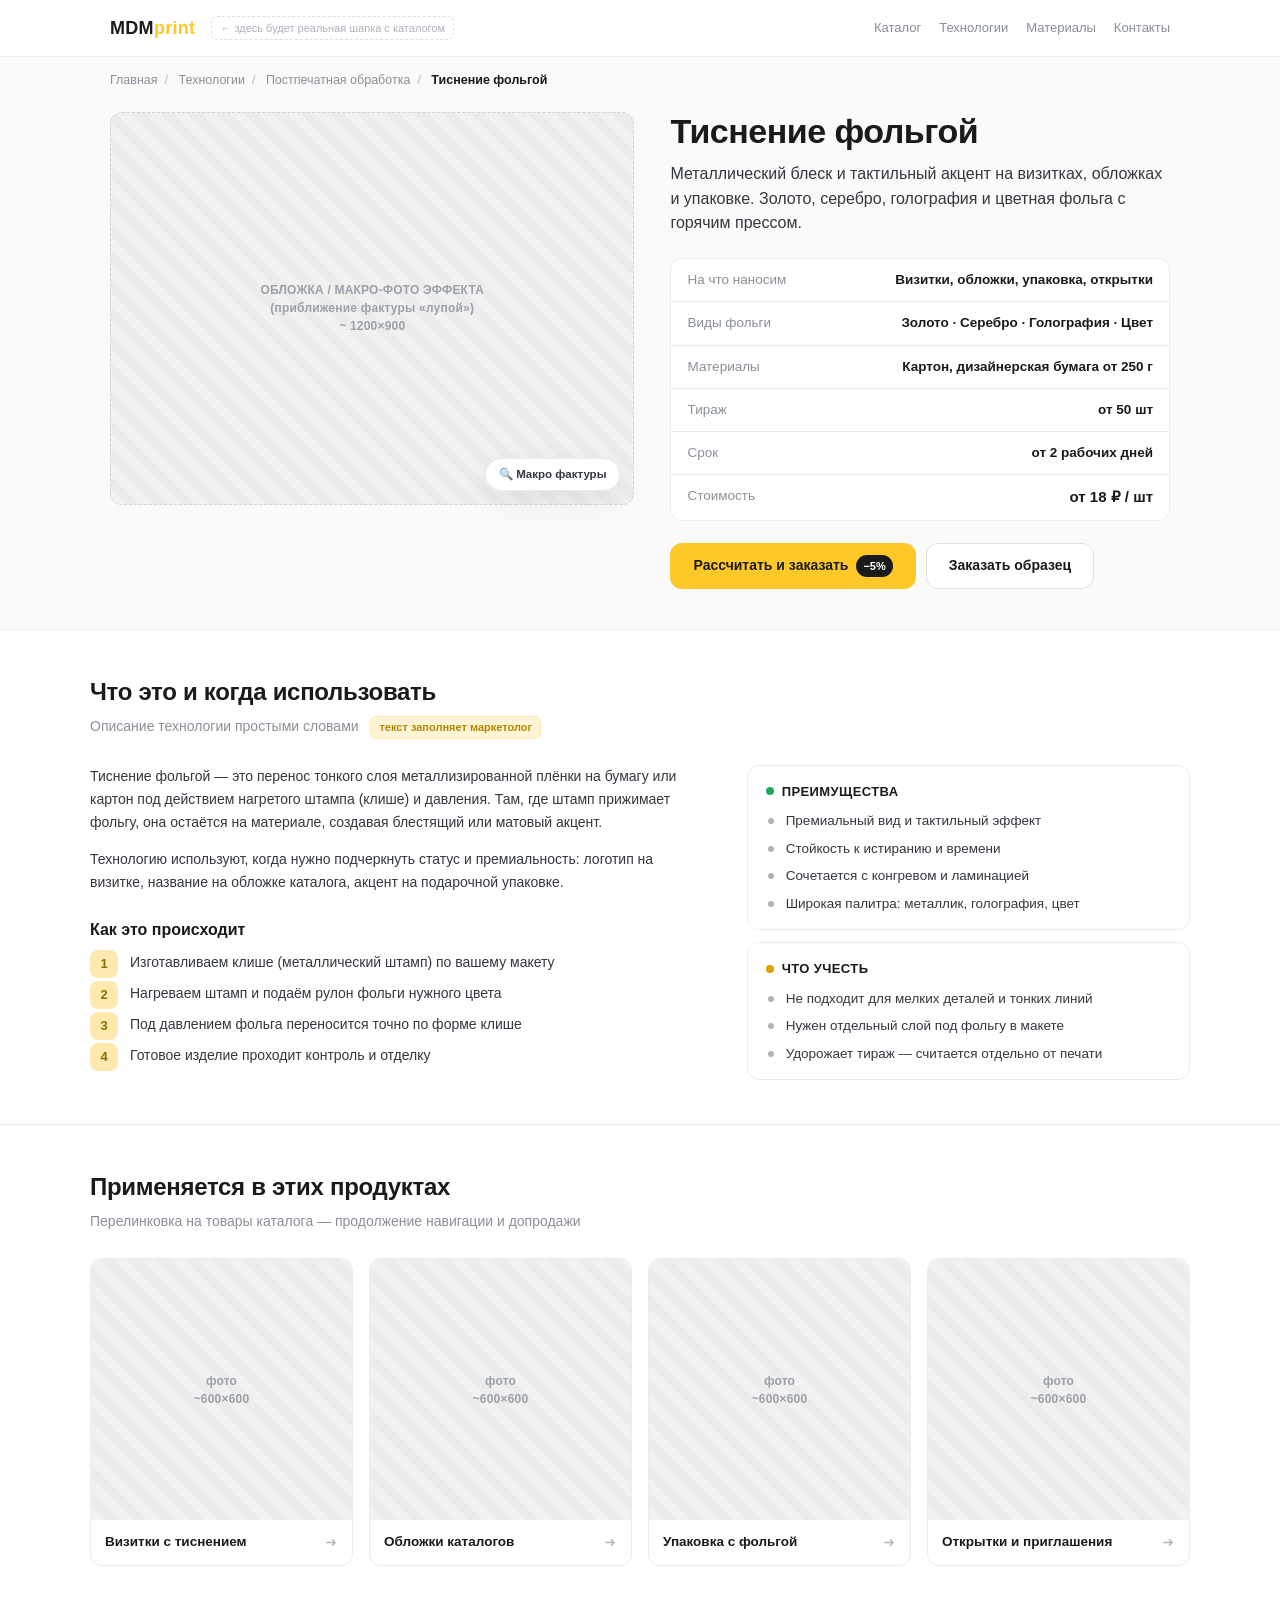
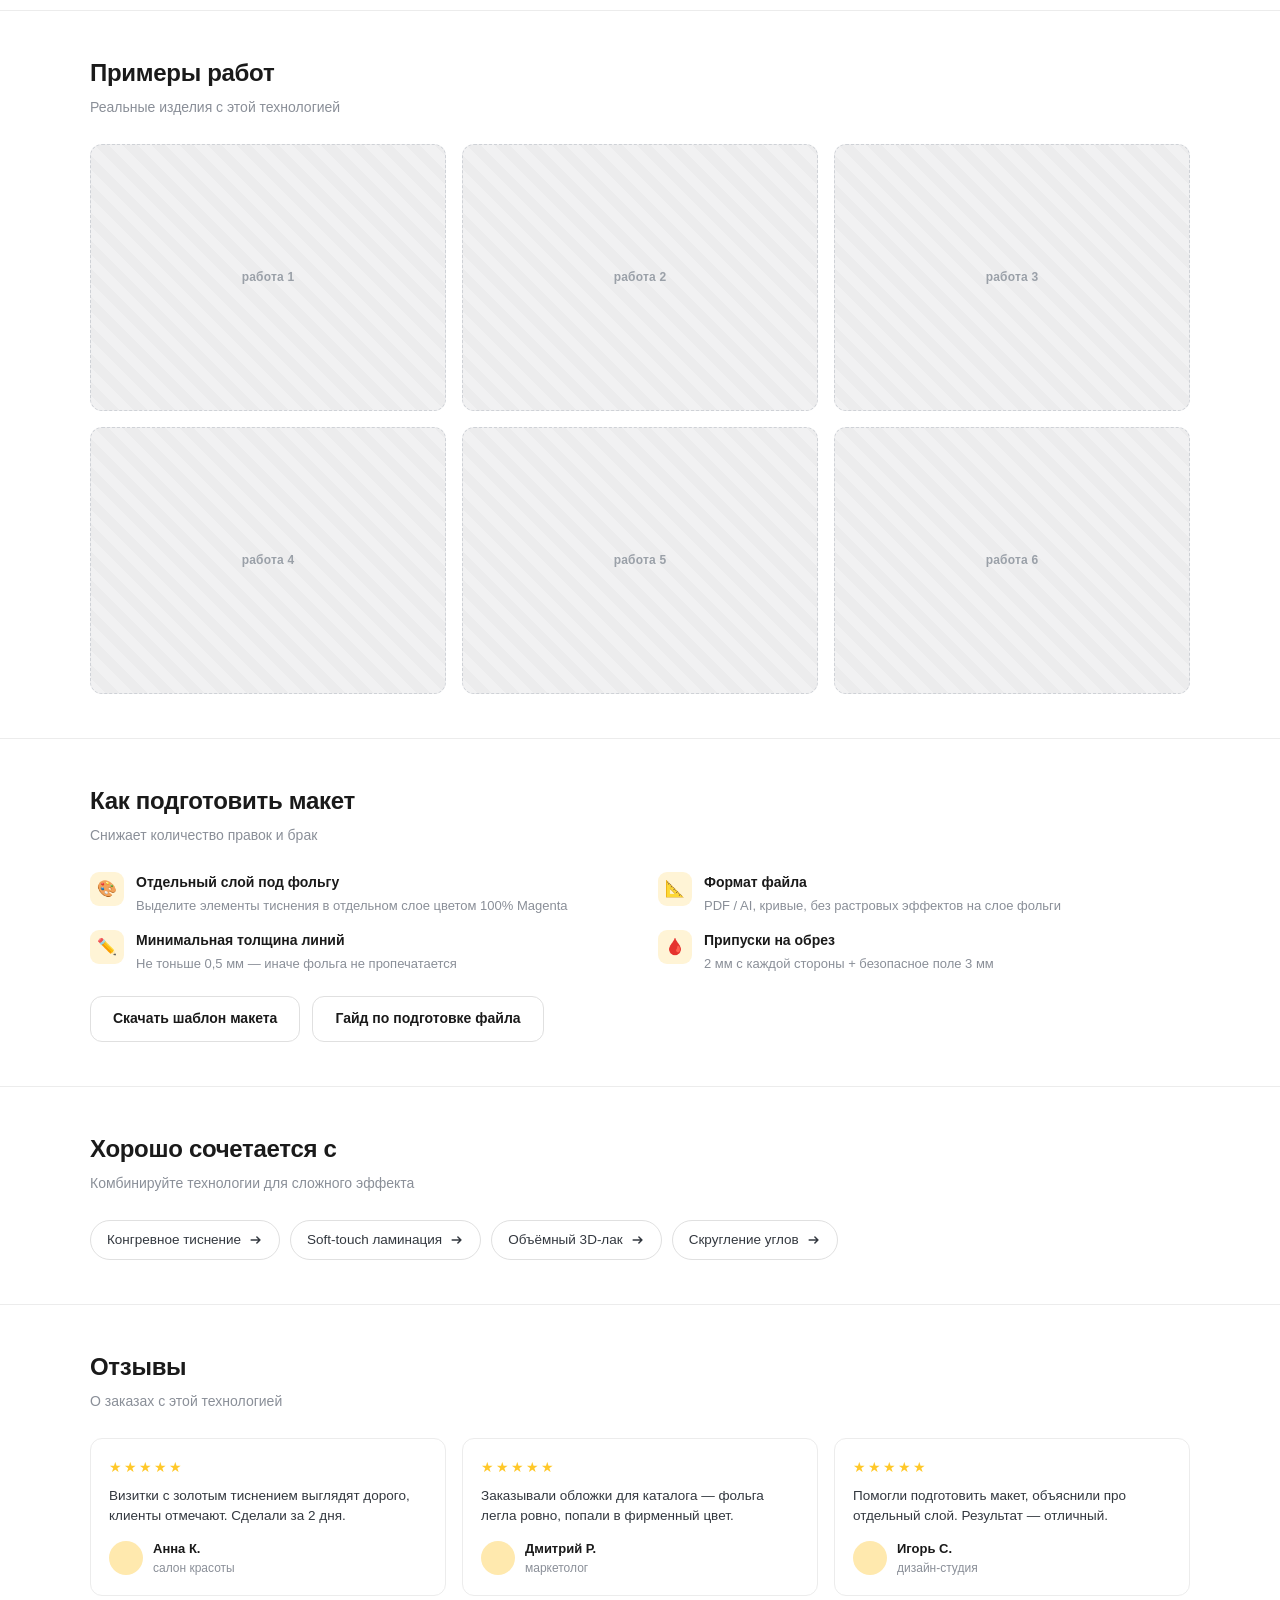
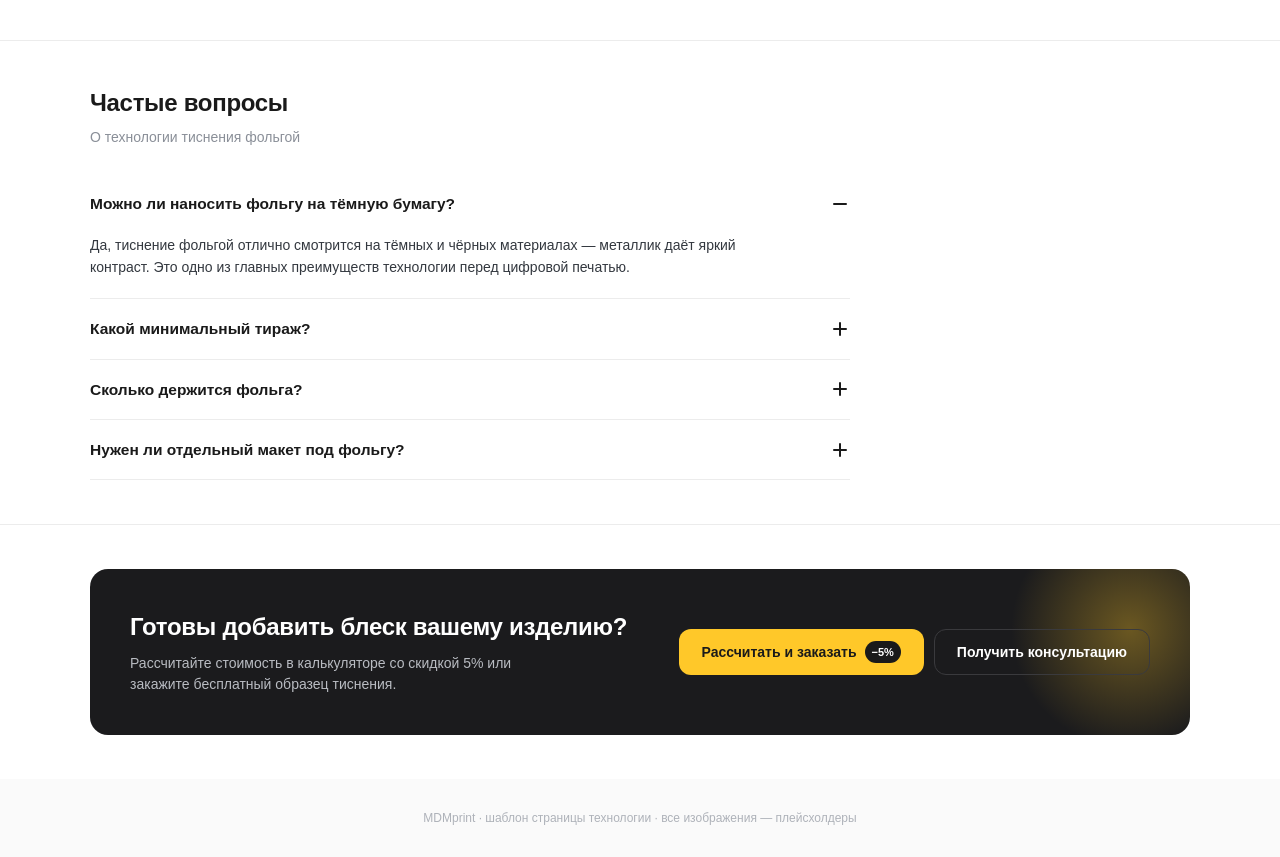
<file: technology-template.html>
<!DOCTYPE html>
<html lang="ru">
<head>
<meta charset="UTF-8">
<meta name="viewport" content="width=device-width, initial-scale=1.0">
<title>MDMprint — Шаблон страницы технологии</title>
<style>
  :root{
    --max:1100px;
    --ink:#1a1a1a;
    --muted:#8a8f98;
    --muted2:#aeb2b9;
    --text:#33383f;
    --line:#ececec;
    --line2:#e0e0e0;
    --bg:#fff;
    --hover:#f3f3f4;
    --accent:#FFC829;
    --accent-soft:#FFF4D6;
    --accent-soft2:#FFE9AE;
    --radius:12px;
    --radius-pill:40px;
    --shadow:0 10px 30px rgba(0,0,0,.07);
    --arr:url("data:image/svg+xml,%3Csvg xmlns='http://www.w3.org/2000/svg' viewBox='0 0 16 16' fill='none' stroke='%23000' stroke-width='1.7' stroke-linecap='round' stroke-linejoin='round'%3E%3Cpath d='M2.5 8h10M9 4.5 12.5 8 9 11.5'/%3E%3C/svg%3E");
  }
  *{box-sizing:border-box;margin:0;padding:0}
  body{font-family:-apple-system,'Segoe UI',Inter,Arial,sans-serif;color:var(--ink);background:#fafafa;font-size:14px;line-height:1.5}
  a{color:inherit;text-decoration:none}
  img,svg{display:block;max-width:100%}
  .wrap{max-width:var(--max);margin:0 auto;padding:0 20px}
  .arr-ico{display:inline-block;width:14px;height:14px;background:currentColor;-webkit-mask:var(--arr) center/contain no-repeat;mask:var(--arr) center/contain no-repeat;flex-shrink:0}

  /* плейсхолдер под изображение — клиент заменит на <img> */
  .ph{background:repeating-linear-gradient(45deg,#f1f1f2,#f1f1f2 10px,#ececed 10px,#ececed 20px);
      border:1px dashed #cfd2d7;border-radius:var(--radius);display:flex;align-items:center;justify-content:center;
      text-align:center;color:#9aa0a8;font-size:12px;font-weight:600;letter-spacing:.2px;padding:14px;min-height:80px}

  /* ===== МИНИ-ШАПКА (заглушка, реальная — из header-catalog.html) ===== */
  .miniheader{background:#fff;border-bottom:1px solid var(--line)}
  .miniheader .wrap{display:flex;align-items:center;gap:16px;height:56px}
  .miniheader .logo{font-weight:800;font-size:18px;letter-spacing:.3px}
  .miniheader .logo span{color:var(--accent)}
  .miniheader nav{display:flex;gap:18px;margin-left:auto;color:var(--muted);font-weight:500;font-size:13px}
  .miniheader .note{font-size:11px;color:var(--muted2);border:1px dashed var(--line2);border-radius:6px;padding:3px 8px}

  /* ===== ХЛЕБНЫЕ КРОШКИ ===== */
  .crumbs{padding:14px 0;color:var(--muted);font-size:12.5px}
  .crumbs a:hover{color:var(--ink)}
  .crumbs .sep{margin:0 7px;color:var(--muted2)}
  .crumbs b{color:var(--ink);font-weight:600}

  /* ===== HERO ===== */
  .hero{display:grid;grid-template-columns:1.05fr 1fr;gap:36px;align-items:start;padding:8px 0 40px}
  .hero-visual{position:relative}
  .hero-visual .ph{aspect-ratio:4/3;min-height:300px}
  .hero-visual .lupa{position:absolute;right:14px;bottom:14px;background:#fff;border:1px solid var(--line);border-radius:30px;
      padding:7px 13px;font-size:11.5px;font-weight:700;color:var(--text);box-shadow:var(--shadow);display:flex;align-items:center;gap:6px}
  .hero h1{font-size:34px;line-height:1.12;font-weight:800;letter-spacing:-.5px;margin-bottom:12px}
  .hero .lead{font-size:16px;color:var(--text);line-height:1.55;margin-bottom:22px}

  /* параметры */
  .specs{border:1px solid var(--line);border-radius:var(--radius);overflow:hidden;margin-bottom:22px;background:#fff}
  .specs .row{display:flex;justify-content:space-between;gap:16px;padding:11px 16px;border-bottom:1px solid var(--line);font-size:13.5px}
  .specs .row:last-child{border-bottom:none}
  .specs .row .k{color:var(--muted)}
  .specs .row .v{color:var(--ink);font-weight:600;text-align:right}
  .specs .row .v.price{color:var(--ink);font-size:15px}

  .cta-row{display:flex;gap:10px;flex-wrap:wrap}
  .btn{display:inline-flex;align-items:center;gap:8px;height:46px;padding:0 22px;border-radius:var(--radius);font-size:14px;font-weight:700;cursor:pointer;border:1.5px solid transparent;transition:.15s}
  .btn-primary{background:var(--accent);color:#1a1a1a}
  .btn-primary:hover{background:#f0bd1f}
  .btn-primary .save{background:#1a1a1a;color:#fff;font-size:11px;font-weight:800;padding:3px 7px;border-radius:20px}
  .btn-ghost{background:#fff;color:#1a1a1a;border-color:var(--line2)}
  .btn-ghost:hover{border-color:#c9cdd3;background:#fafafa}

  /* ===== СЕКЦИИ ===== */
  section.block{background:#fff;border-top:1px solid var(--line)}
  .block-in{padding:44px 0}
  h2{font-size:24px;font-weight:800;letter-spacing:-.3px;margin-bottom:6px}
  .sub{color:var(--muted);font-size:14px;margin-bottom:26px}

  /* описание + преимущества */
  .desc{display:grid;grid-template-columns:1.4fr 1fr;gap:36px;align-items:start}
  .desc p{color:var(--text);margin-bottom:14px;line-height:1.65}
  .desc h3{font-size:16px;font-weight:700;margin:24px 0 10px}
  .howto{counter-reset:step;list-style:none;display:grid;gap:10px}
  .howto li{position:relative;padding-left:40px;color:var(--text);line-height:1.5}
  .howto li::before{counter-increment:step;content:counter(step);position:absolute;left:0;top:-2px;width:28px;height:28px;
      background:var(--accent-soft2);color:#8a6d00;border-radius:8px;font-weight:800;font-size:13px;display:flex;align-items:center;justify-content:center}
  .cardlist{display:grid;gap:12px}
  .infocard{border:1px solid var(--line);border-radius:var(--radius);padding:16px 18px}
  .infocard h4{font-size:13px;font-weight:800;text-transform:uppercase;letter-spacing:.4px;color:var(--ink);margin-bottom:10px;display:flex;align-items:center;gap:8px}
  .infocard h4 .dot{width:8px;height:8px;border-radius:50%}
  .infocard.pros h4 .dot{background:#1faa59}
  .infocard.cons h4 .dot{background:#e0a008}
  .infocard ul{list-style:none;display:grid;gap:8px}
  .infocard li{position:relative;padding-left:20px;color:var(--text);font-size:13.5px;line-height:1.45}
  .infocard li::before{content:"";position:absolute;left:2px;top:7px;width:6px;height:6px;border-radius:50%;background:var(--muted2)}

  /* применяется в продуктах */
  .prodgrid{display:grid;grid-template-columns:repeat(4,1fr);gap:16px}
  .prodcard{border:1px solid var(--line);border-radius:var(--radius);overflow:hidden;background:#fff;transition:.15s;display:block}
  .prodcard:hover{border-color:var(--accent);box-shadow:var(--shadow);transform:translateY(-2px)}
  .prodcard .ph{border:none;border-radius:0;aspect-ratio:1/1;min-height:0}
  .prodcard .cap{padding:12px 14px;display:flex;align-items:center;justify-content:space-between;gap:8px}
  .prodcard .cap b{font-size:13.5px;font-weight:600}
  .prodcard .cap .arr-ico{color:var(--muted2);width:13px;height:13px}

  /* галерея портфолио */
  .gallery{display:grid;grid-template-columns:repeat(3,1fr);gap:16px}
  .gallery .ph{aspect-ratio:4/3}

  /* сочетается с / похожие технологии */
  .chips{display:flex;flex-wrap:wrap;gap:10px}
  .chip{display:inline-flex;align-items:center;gap:8px;border:1px solid var(--line2);border-radius:var(--radius-pill);
      padding:9px 16px;font-size:13.5px;font-weight:500;color:var(--text);background:#fff;transition:.15s}
  .chip:hover{border-color:var(--accent);background:var(--accent-soft)}

  /* требования к макету */
  .reqs{display:grid;grid-template-columns:1fr 1fr;gap:14px 36px}
  .reqs .req{display:flex;gap:12px;align-items:flex-start}
  .reqs .req .ic{width:34px;height:34px;border-radius:9px;background:var(--accent-soft);flex-shrink:0;display:flex;align-items:center;justify-content:center;font-size:16px}
  .reqs .req b{display:block;font-size:14px;margin-bottom:2px}
  .reqs .req span{color:var(--muted);font-size:13px;line-height:1.45}
  .reqs-foot{margin-top:22px;display:flex;align-items:center;gap:12px;flex-wrap:wrap}

  /* FAQ */
  .faq{max-width:760px}
  .faq details{border-bottom:1px solid var(--line)}
  .faq summary{list-style:none;cursor:pointer;padding:18px 0;font-size:15.5px;font-weight:600;display:flex;justify-content:space-between;gap:16px;align-items:center}
  .faq summary::-webkit-details-marker{display:none}
  .faq summary .pm{width:20px;height:20px;flex-shrink:0;position:relative;transition:.2s}
  .faq summary .pm::before,.faq summary .pm::after{content:"";position:absolute;background:var(--ink);border-radius:2px}
  .faq summary .pm::before{left:3px;right:3px;top:9px;height:2px}
  .faq summary .pm::after{top:3px;bottom:3px;left:9px;width:2px;transition:.2s}
  .faq details[open] summary .pm::after{transform:scaleY(0)}
  .faq details[open] summary{color:var(--ink)}
  .faq .ans{padding:0 0 20px;color:var(--text);line-height:1.6;max-width:680px}

  /* отзывы */
  .reviews{display:grid;grid-template-columns:repeat(3,1fr);gap:16px}
  .review{border:1px solid var(--line);border-radius:var(--radius);padding:18px;background:#fff}
  .review .stars{color:var(--accent);font-size:14px;margin-bottom:8px;letter-spacing:2px}
  .review p{color:var(--text);font-size:13.5px;line-height:1.5;margin-bottom:12px}
  .review .who{display:flex;align-items:center;gap:10px}
  .review .who .av{width:34px;height:34px;border-radius:50%;background:var(--accent-soft2)}
  .review .who b{font-size:13px}
  .review .who span{font-size:12px;color:var(--muted);display:block}

  /* финальный CTA */
  .finalcta{background:#1b1b1d;color:#fff;border-radius:18px;padding:40px;display:flex;align-items:center;justify-content:space-between;gap:30px;flex-wrap:wrap;position:relative;overflow:hidden}
  .finalcta::before{content:"";position:absolute;right:-60px;top:-60px;width:240px;height:240px;border-radius:50%;background:radial-gradient(circle,rgba(255,200,41,.35),transparent 70%)}
  .finalcta .t{position:relative;z-index:1}
  .finalcta h2{color:#fff;margin-bottom:8px}
  .finalcta p{color:#b9bcc2;max-width:440px}
  .finalcta .acts{position:relative;z-index:1;display:flex;gap:10px;flex-wrap:wrap}
  .finalcta .btn-ghost{background:transparent;color:#fff;border-color:#3a3a3d}
  .finalcta .btn-ghost:hover{border-color:#5a5a5d;background:rgba(255,255,255,.04)}

  /* подпись-аннотация для вас (не для прода) */
  .anno{font-size:11px;color:#b08900;background:var(--accent-soft);border:1px solid var(--accent-soft2);border-radius:6px;padding:2px 8px;font-weight:700;display:inline-block;margin-left:8px;vertical-align:middle}

  footer.f{padding:30px 0;text-align:center;color:var(--muted2);font-size:12px}

  /* ===== АДАПТИВ ===== */
  @media(max-width:900px){
    .hero{grid-template-columns:1fr;gap:24px}
    .desc{grid-template-columns:1fr;gap:24px}
    .prodgrid{grid-template-columns:repeat(2,1fr)}
    .gallery{grid-template-columns:repeat(2,1fr)}
    .reviews{grid-template-columns:1fr}
    .reqs{grid-template-columns:1fr}
    .hero h1{font-size:28px}
    .miniheader nav{display:none}
    .finalcta{padding:28px 22px}
  }
  @media(max-width:540px){
    .prodgrid,.gallery{grid-template-columns:1fr}
  }
</style>
</head>
<body>

<!-- ============ МИНИ-ШАПКА (в проде — реальная из header-catalog.html) ============ -->
<div class="miniheader">
  <div class="wrap">
    <div class="logo">MDM<span>print</span></div>
    <span class="note">← здесь будет реальная шапка с каталогом</span>
    <nav><a href="#">Каталог</a><a href="#">Технологии</a><a href="#">Материалы</a><a href="#">Контакты</a></nav>
  </div>
</div>

<div class="wrap">

  <!-- ============ ХЛЕБНЫЕ КРОШКИ ============ -->
  <div class="crumbs">
    <a href="#">Главная</a><span class="sep">/</span>
    <a href="#">Технологии</a><span class="sep">/</span>
    <a href="#">Постпечатная обработка</a><span class="sep">/</span>
    <b>Тиснение фольгой</b>
  </div>

  <!-- ============ HERO ============ -->
  <div class="hero">
    <div class="hero-visual">
      <div class="ph">ОБЛОЖКА / МАКРО-ФОТО ЭФФЕКТА<br>(приближение фактуры «лупой»)<br>~ 1200×900</div>
      <div class="lupa">🔍 Макро фактуры</div>
    </div>
    <div>
      <h1>Тиснение фольгой</h1>
      <p class="lead">Металлический блеск и тактильный акцент на визитках, обложках и упаковке.
        Золото, серебро, голография и цветная фольга с горячим прессом.</p>

      <div class="specs">
        <div class="row"><span class="k">На что наносим</span><span class="v">Визитки, обложки, упаковка, открытки</span></div>
        <div class="row"><span class="k">Виды фольги</span><span class="v">Золото · Серебро · Голография · Цвет</span></div>
        <div class="row"><span class="k">Материалы</span><span class="v">Картон, дизайнерская бумага от 250 г</span></div>
        <div class="row"><span class="k">Тираж</span><span class="v">от 50 шт</span></div>
        <div class="row"><span class="k">Срок</span><span class="v">от 2 рабочих дней</span></div>
        <div class="row"><span class="k">Стоимость</span><span class="v price">от 18 ₽ / шт</span></div>
      </div>

      <div class="cta-row">
        <a class="btn btn-primary">Рассчитать и заказать <span class="save">−5%</span></a>
        <a class="btn btn-ghost">Заказать образец</a>
      </div>
    </div>
  </div>
</div>

<!-- ============ ОПИСАНИЕ + ПЛЮСЫ/НЮАНСЫ ============ -->
<section class="block">
  <div class="wrap block-in">
    <h2>Что это и когда использовать</h2>
    <p class="sub">Описание технологии простыми словами <span class="anno">текст заполняет маркетолог</span></p>
    <div class="desc">
      <div>
        <p>Тиснение фольгой — это перенос тонкого слоя металлизированной плёнки на бумагу или картон
          под действием нагретого штампа (клише) и давления. Там, где штамп прижимает фольгу, она остаётся
          на материале, создавая блестящий или матовый акцент.</p>
        <p>Технологию используют, когда нужно подчеркнуть статус и премиальность: логотип на визитке,
          название на обложке каталога, акцент на подарочной упаковке.</p>

        <h3>Как это происходит</h3>
        <ol class="howto">
          <li>Изготавливаем клише (металлический штамп) по вашему макету</li>
          <li>Нагреваем штамп и подаём рулон фольги нужного цвета</li>
          <li>Под давлением фольга переносится точно по форме клише</li>
          <li>Готовое изделие проходит контроль и отделку</li>
        </ol>
      </div>

      <div class="cardlist">
        <div class="infocard pros">
          <h4><span class="dot"></span>Преимущества</h4>
          <ul>
            <li>Премиальный вид и тактильный эффект</li>
            <li>Стойкость к истиранию и времени</li>
            <li>Сочетается с конгревом и ламинацией</li>
            <li>Широкая палитра: металлик, голография, цвет</li>
          </ul>
        </div>
        <div class="infocard cons">
          <h4><span class="dot"></span>Что учесть</h4>
          <ul>
            <li>Не подходит для мелких деталей и тонких линий</li>
            <li>Нужен отдельный слой под фольгу в макете</li>
            <li>Удорожает тираж — считается отдельно от печати</li>
          </ul>
        </div>
      </div>
    </div>
  </div>
</section>

<!-- ============ ПРИМЕНЯЕТСЯ В ПРОДУКТАХ (ключевой блок) ============ -->
<section class="block">
  <div class="wrap block-in">
    <h2>Применяется в этих продуктах</h2>
    <p class="sub">Перелинковка на товары каталога — продолжение навигации и допродажи</p>
    <div class="prodgrid">
      <a class="prodcard"><div class="ph">фото<br>~600×600</div><div class="cap"><b>Визитки с тиснением</b><span class="arr-ico"></span></div></a>
      <a class="prodcard"><div class="ph">фото<br>~600×600</div><div class="cap"><b>Обложки каталогов</b><span class="arr-ico"></span></div></a>
      <a class="prodcard"><div class="ph">фото<br>~600×600</div><div class="cap"><b>Упаковка с фольгой</b><span class="arr-ico"></span></div></a>
      <a class="prodcard"><div class="ph">фото<br>~600×600</div><div class="cap"><b>Открытки и приглашения</b><span class="arr-ico"></span></div></a>
    </div>
  </div>
</section>

<!-- ============ ПОРТФОЛИО ============ -->
<section class="block">
  <div class="wrap block-in">
    <h2>Примеры работ</h2>
    <p class="sub">Реальные изделия с этой технологией</p>
    <div class="gallery">
      <div class="ph">работа 1</div>
      <div class="ph">работа 2</div>
      <div class="ph">работа 3</div>
      <div class="ph">работа 4</div>
      <div class="ph">работа 5</div>
      <div class="ph">работа 6</div>
    </div>
  </div>
</section>

<!-- ============ ТРЕБОВАНИЯ К МАКЕТУ ============ -->
<section class="block">
  <div class="wrap block-in">
    <h2>Как подготовить макет</h2>
    <p class="sub">Снижает количество правок и брак</p>
    <div class="reqs">
      <div class="req"><div class="ic">🎨</div><div><b>Отдельный слой под фольгу</b><span>Выделите элементы тиснения в отдельном слое цветом 100% Magenta</span></div></div>
      <div class="req"><div class="ic">📐</div><div><b>Формат файла</b><span>PDF / AI, кривые, без растровых эффектов на слое фольги</span></div></div>
      <div class="req"><div class="ic">✏️</div><div><b>Минимальная толщина линий</b><span>Не тоньше 0,5 мм — иначе фольга не пропечатается</span></div></div>
      <div class="req"><div class="ic">🩸</div><div><b>Припуски на обрез</b><span>2 мм с каждой стороны + безопасное поле 3 мм</span></div></div>
    </div>
    <div class="reqs-foot">
      <a class="btn btn-ghost">Скачать шаблон макета</a>
      <a class="btn btn-ghost">Гайд по подготовке файла</a>
    </div>
  </div>
</section>

<!-- ============ СОЧЕТАЕТСЯ С / ДРУГИЕ ТЕХНОЛОГИИ ============ -->
<section class="block">
  <div class="wrap block-in">
    <h2>Хорошо сочетается с</h2>
    <p class="sub">Комбинируйте технологии для сложного эффекта</p>
    <div class="chips">
      <a class="chip">Конгревное тиснение <span class="arr-ico"></span></a>
      <a class="chip">Soft-touch ламинация <span class="arr-ico"></span></a>
      <a class="chip">Объёмный 3D-лак <span class="arr-ico"></span></a>
      <a class="chip">Скругление углов <span class="arr-ico"></span></a>
    </div>
  </div>
</section>

<!-- ============ ОТЗЫВЫ ============ -->
<section class="block">
  <div class="wrap block-in">
    <h2>Отзывы</h2>
    <p class="sub">О заказах с этой технологией</p>
    <div class="reviews">
      <div class="review"><div class="stars">★★★★★</div><p>Визитки с золотым тиснением выглядят дорого, клиенты отмечают. Сделали за 2 дня.</p><div class="who"><div class="av"></div><div><b>Анна К.</b><span>салон красоты</span></div></div></div>
      <div class="review"><div class="stars">★★★★★</div><p>Заказывали обложки для каталога — фольга легла ровно, попали в фирменный цвет.</p><div class="who"><div class="av"></div><div><b>Дмитрий Р.</b><span>маркетолог</span></div></div></div>
      <div class="review"><div class="stars">★★★★★</div><p>Помогли подготовить макет, объяснили про отдельный слой. Результат — отличный.</p><div class="who"><div class="av"></div><div><b>Игорь С.</b><span>дизайн-студия</span></div></div></div>
    </div>
  </div>
</section>

<!-- ============ FAQ ============ -->
<section class="block">
  <div class="wrap block-in">
    <h2>Частые вопросы</h2>
    <p class="sub">О технологии тиснения фольгой</p>
    <div class="faq">
      <details open><summary>Можно ли наносить фольгу на тёмную бумагу? <span class="pm"></span></summary><div class="ans">Да, тиснение фольгой отлично смотрится на тёмных и чёрных материалах — металлик даёт яркий контраст. Это одно из главных преимуществ технологии перед цифровой печатью.</div></details>
      <details><summary>Какой минимальный тираж? <span class="pm"></span></summary><div class="ans">От 50 штук. Меньший тираж экономически невыгоден из-за стоимости изготовления клише.</div></details>
      <details><summary>Сколько держится фольга? <span class="pm"></span></summary><div class="ans">Фольга стойкая к истиранию и не выцветает со временем. При обычном использовании эффект сохраняется на весь срок службы изделия.</div></details>
      <details><summary>Нужен ли отдельный макет под фольгу? <span class="pm"></span></summary><div class="ans">Да, элементы тиснения выделяются в отдельный слой. Подробности — в блоке «Как подготовить макет», там же шаблон. Если макета нет — наши дизайнеры помогут.</div></details>
    </div>
  </div>
</section>

<!-- ============ ФИНАЛЬНЫЙ CTA ============ -->
<section class="block">
  <div class="wrap block-in">
    <div class="finalcta">
      <div class="t">
        <h2>Готовы добавить блеск вашему изделию?</h2>
        <p>Рассчитайте стоимость в калькуляторе со скидкой 5% или закажите бесплатный образец тиснения.</p>
      </div>
      <div class="acts">
        <a class="btn btn-primary">Рассчитать и заказать <span class="save">−5%</span></a>
        <a class="btn btn-ghost">Получить консультацию</a>
      </div>
    </div>
  </div>
</section>

<footer class="f">MDMprint · шаблон страницы технологии · все изображения — плейсхолдеры</footer>

</body>
</html>
</file>
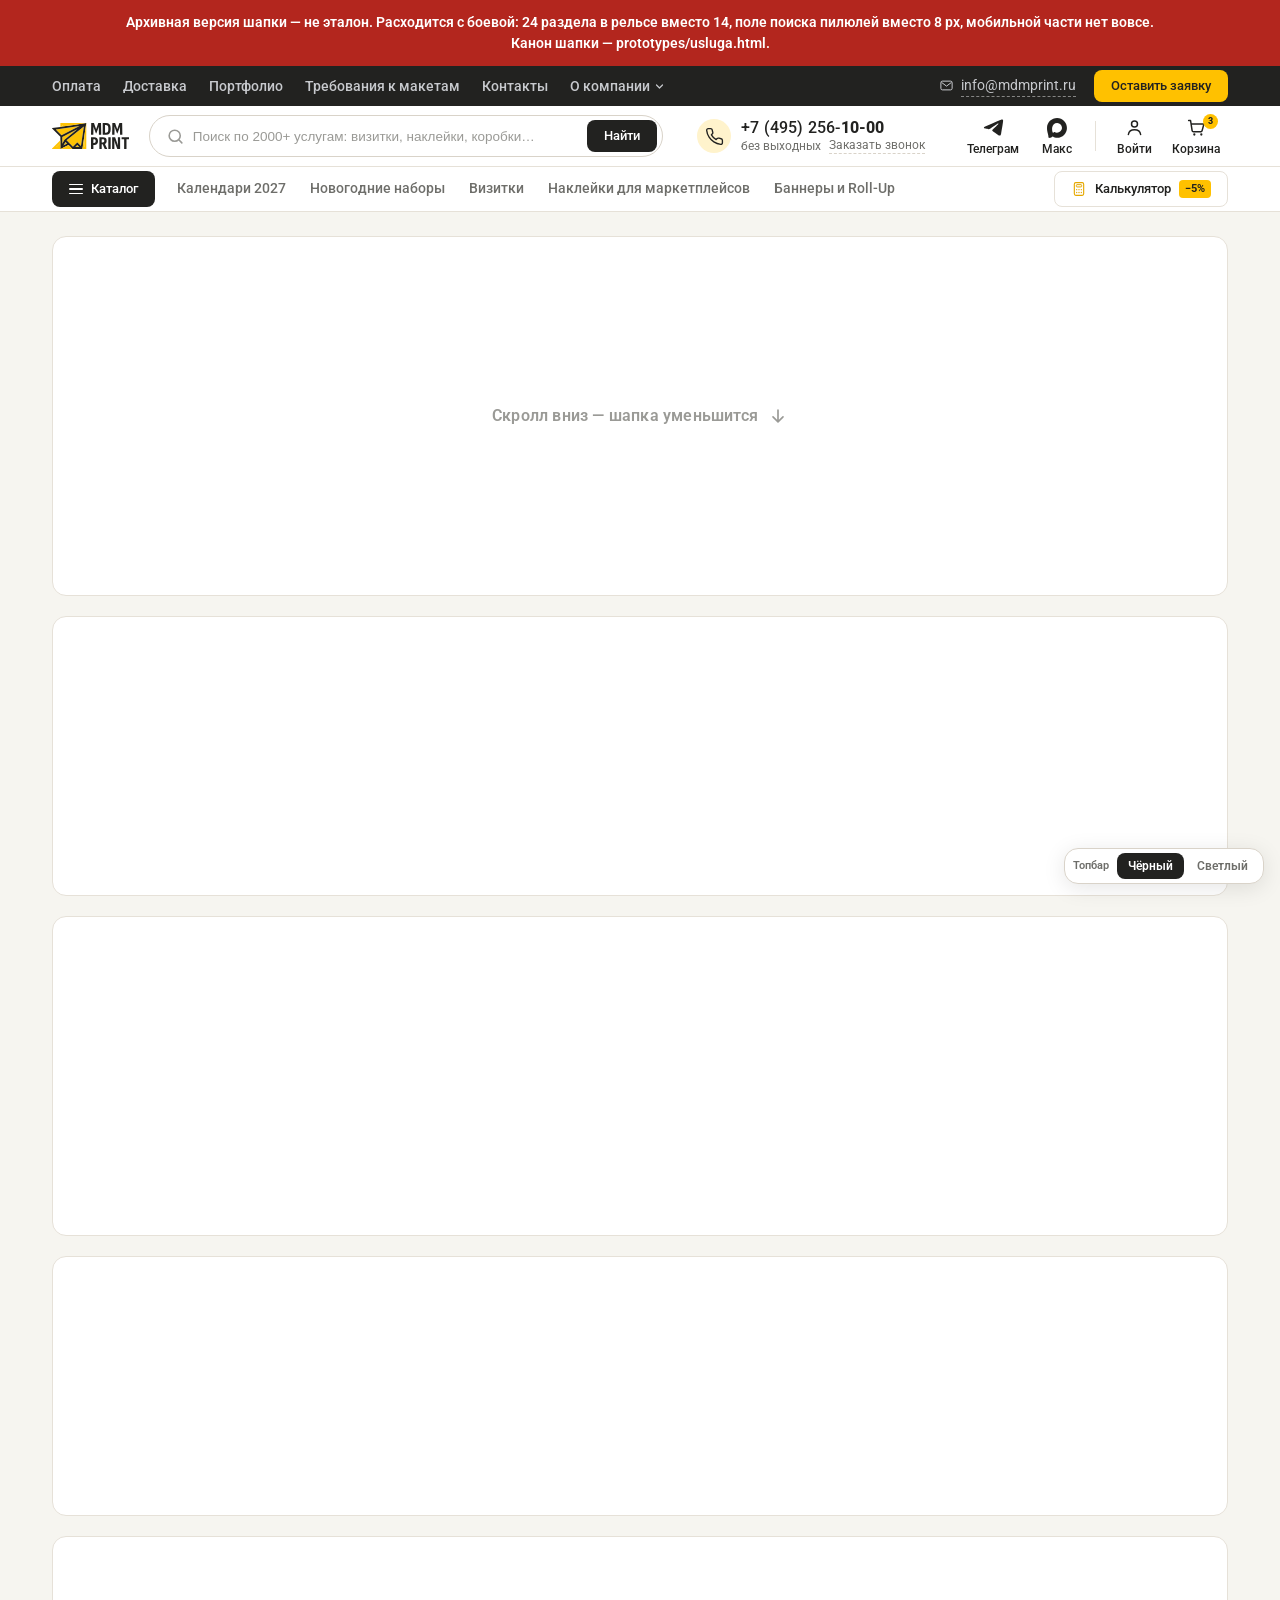
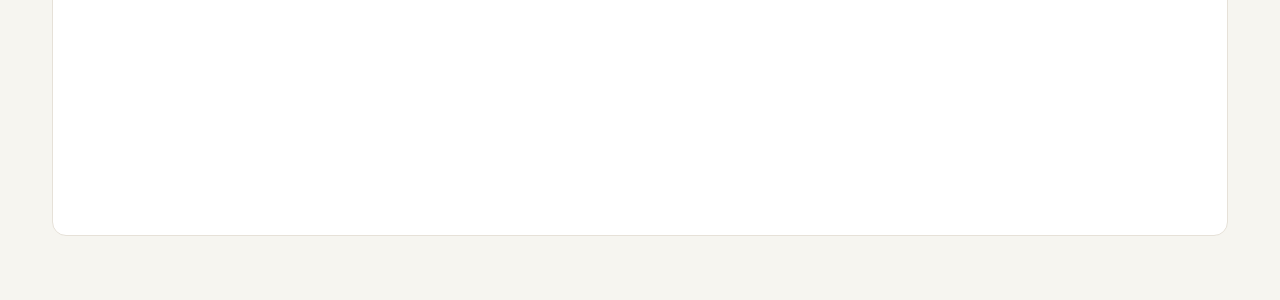
<file: archive/header-catalog.html>
<!DOCTYPE html>
<html lang="ru">
<head>
<meta charset="UTF-8">
<meta name="viewport" content="width=device-width, initial-scale=1.0">
<title>АРХИВ · Хедер с каталогом — MDMprint</title>
<link rel="preload" href="../assets/fonts/AttractiveCond-Bold.woff2" as="font" type="font/woff2" crossorigin>
<link rel="preload" href="../assets/fonts/AttractiveCond-SemiBold.woff2" as="font" type="font/woff2" crossorigin>
<link rel="stylesheet" href="../assets/css/fonts.css">
<link rel="stylesheet" href="../assets/css/tokens.css">
<link rel="stylesheet" href="../assets/css/kit.css">
<style>

  *{box-sizing:border-box;margin:0;padding:0}
  body{font-family:var(--font-body);color:var(--text-primary);background:var(--surface-subtle);font-size:14px;line-height:1.45}
  a{color:inherit;text-decoration:none}
  .wrap{width:min(100% - var(--container-pad) * 2, var(--container));margin-inline:auto}
  svg{display:block}

  /* ===== ВЕРХНЯЯ ТЁМНАЯ ПОЛОСА ===== */
  .topbar{background:var(--surface-dark);color:var(--text-on-dark-2);font-size:14px;position:relative;z-index:50}
  .topbar .wrap{display:flex;align-items:center;justify-content:space-between;height:40px}
  .topbar a{color:var(--text-on-dark-2);transition:color .15s}
  .topbar a:hover{color:var(--text-on-dark)}
  .topbar .menu{display:flex;gap:22px;align-items:center;font-weight:500}
  .topbar .info{display:flex;gap:18px;align-items:center}
  /* .tb-cta = .mk-btn--primary --sm (класс оставлен: за него держится JS).
     Перебиваем .topbar a — оно специфичнее модификатора кита. */
  .topbar .tb-cta,.topbar .tb-cta:hover{color:var(--on-brand)}
  .topbar .info .it{display:inline-flex;align-items:center;gap:7px;white-space:nowrap;color:var(--text-on-dark-2)}
  .topbar .info .it:hover{color:var(--text-on-dark)}
  /* почта — выделена белым + подсказка «скопировать кликом» */
  .topbar .tb-mail{color:var(--text-on-dark);position:relative;cursor:pointer}
  .topbar .tb-mail .ml-tx{border-bottom:1px dashed rgba(255,255,255,.45);transition:border-color .15s}
  .topbar .tb-mail:hover{color:var(--text-on-dark)}
  .topbar .tb-mail:hover .ml-tx{border-color:var(--text-on-dark)}
  .topbar .tb-mail::after{content:attr(data-hint);position:absolute;top:calc(100% + 7px);left:0;background:var(--surface-card);color:var(--text-primary);font-size:11.5px;font-weight:600;padding:5px 9px;border-radius:var(--radius-inside);white-space:nowrap;opacity:0;pointer-events:none;transform:translateY(-3px);transition:opacity .15s,transform .15s;box-shadow:0 8px 22px rgba(0,0,0,.2);z-index:60}
  .topbar .tb-mail:hover::after{opacity:1;transform:translateY(0)}
  /* «О компании» — выпадающее меню в топбаре */
  .topbar .tb-drop{position:relative;height:40px;display:flex;align-items:center}
  .topbar .tb-drop-t{display:inline-flex;align-items:center;gap:5px;cursor:pointer;height:40px;transition:color .15s}
  .topbar .tb-drop-t svg{transition:transform .15s}
  .topbar .tb-drop:hover .tb-drop-t{color:var(--text-on-dark)}
  .topbar .tb-drop:hover .tb-drop-t svg{transform:rotate(180deg)}
  /* панель = продолжение самого бара: наследует его поверхность, «выезжает» снизу без парящей карточки */
  .topbar .tb-menu{position:absolute;top:100%;left:-16px;display:none;grid-template-columns:1fr 1fr;gap:1px 20px;
    background:var(--surface-dark-2);border:1px solid var(--border-on-dark);border-top:none;border-radius:0 0 var(--radius-outside) var(--radius-outside);
    box-shadow:0 18px 34px -12px rgba(0,0,0,.5);padding:13px 16px 15px;z-index:60}
  .topbar .tb-drop:hover .tb-menu{display:grid}
  .topbar .tb-col{display:flex;flex-direction:column;min-width:168px}
  .topbar .tb-col-h{font-size:10.5px;text-transform:uppercase;letter-spacing:.6px;font-weight:700;color:var(--text-tertiary);padding:2px 10px 7px}
  .topbar .tb-menu a{color:var(--text-on-dark-2);padding:8px 10px;border-radius:var(--radius-inside);font-size:13px;white-space:nowrap}
  .topbar .tb-menu a:hover{background:rgba(255,255,255,.07);color:var(--text-on-dark)}
  /* ===== ОСНОВНАЯ ШАПКА ===== */
  header{background:var(--surface-page);border-bottom:1px solid var(--border);position:relative;z-index:40}
  .hbar{display:flex;align-items:center;gap:20px;height:60px}

  .logo{display:flex;align-items:center;flex-shrink:0}
  .logo img{height:26px;width:auto;display:block}

  .search{flex:1;display:flex;align-items:center;height:42px;border:1px solid var(--border-strong);border-radius:var(--radius-pill);padding:0 5px 0 16px;transition:border-color .15s;background:var(--surface-card)}
  .search:focus-within{border-color:var(--text-primary)}
  .search .si{color:var(--text-tertiary);flex-shrink:0;margin-right:8px}
  .search input{flex:1;border:none;outline:none;font-size:13.5px;background:transparent;color:var(--text-primary)}
  .search input::placeholder{color:var(--text-tertiary)}
  /* .s-go = .mk-btn--dark --sm */
  .search .s-go{flex-shrink:0}

  /* ===== ПОИСК: кнопка очистки + дропдаун подсказок (состояния) ===== */
  .search{position:relative}
  .search .s-clear{display:none;width:28px;height:28px;align-items:center;justify-content:center;border:none;background:none;color:var(--text-tertiary);cursor:pointer;border-radius:50%;flex-shrink:0;margin-right:2px;transition:.12s}
  .search.has-val .s-clear{display:flex}
  .search .s-clear:hover{background:var(--surface-subtle);color:var(--text-primary)}
  body.search-open header{z-index:60}/* поднять шапку над навбаром, чтобы блок поиска был сверху */
  /* активное состояние: поле + дропдаун = ЕДИНЫЙ приподнятый блок (поле «утоплено» в верх панели),
     одна рамка + одна тень отделяют весь блок от шапки */
  .search-drop{position:absolute;top:-1px;left:-1px;right:-1px;background:var(--surface-card);border:1px solid var(--border-strong);border-radius:var(--radius-outside);box-shadow:0 16px 40px -8px rgba(0,0,0,.18),0 4px 12px rgba(0,0,0,.05);padding:47px 8px 9px;z-index:1;display:none;max-height:min(80vh,620px);overflow:hidden}
  /* тонкий разделитель строки поиска от подсказок внутри блока */
  .search-drop::before{content:"";position:absolute;top:45px;left:15px;right:15px;height:1px;background:var(--border)}
  .search.s-open{border-color:transparent;background:transparent;z-index:61}
  .search.s-open > :not(.search-drop){position:relative;z-index:2}/* контролы поля поверх панели */
  .search.s-open .search-drop{display:block}
  .search-drop .sd-pane{display:none}
  .search-drop[data-state="empty"] .sd-empty{display:block}
  .search-drop[data-state="results"] .sd-results{display:block}
  .search-drop[data-state="none"] .sd-none{display:block}
  .sd-h{font-size:11px;text-transform:uppercase;letter-spacing:.5px;color:var(--text-secondary);font-weight:700;padding:9px 10px 7px}
  .sd-chips{display:flex;flex-wrap:wrap;gap:7px;padding:0 8px 6px}
  .sd-chip{font-family:inherit;font-size:13px;color:var(--text-primary);background:var(--surface-gray);border:1px solid var(--border-strong);border-radius:var(--radius-pill);padding:7px 13px;cursor:pointer;transition:.12s;white-space:nowrap}
  .sd-chip:hover{background:var(--brand-soft);border-color:var(--brand-soft-2);color:var(--text-primary)}
  .sd-cats{display:flex;flex-wrap:wrap;gap:5px;padding:0 6px 4px}
  .sd-cat{display:inline-flex;align-items:center;gap:8px;font-size:13.5px;color:var(--text-secondary);padding:8px 11px;border-radius:var(--radius-md);transition:.12s}
  .sd-cat:hover{background:var(--surface-subtle);color:var(--text-primary)}
  .sd-cat .dot{width:7px;height:7px;border-radius:50%;background:var(--brand);flex-shrink:0}
  /* список подсказок прокручивается, футер «Все результаты» остаётся закреплённым ниже */
  .sd-list{list-style:none;max-height:min(46vh,316px);overflow-y:auto;overscroll-behavior:contain}
  .sd-list::-webkit-scrollbar{width:9px}
  .sd-list::-webkit-scrollbar-thumb{background:var(--border-strong);border-radius:var(--radius-pill);border:2px solid var(--surface-card)}
  .sd-list::-webkit-scrollbar-thumb:hover{background:var(--text-tertiary)}
  .sd-row{display:flex;align-items:center;gap:11px;padding:10px 12px;border-radius:var(--radius-md);cursor:pointer;transition:background .12s}
  .sd-row:hover,.sd-row.sel{background:var(--surface-subtle)}
  .sd-row .sd-tx{flex:1;min-width:0;font-size:14px;color:var(--text-primary);white-space:nowrap;overflow:hidden;text-overflow:ellipsis}
  .sd-row .sd-tx mark{background:var(--brand-soft);color:var(--text-primary);border-radius:3px;padding:0 1px}
  .sd-row .sd-tag{font-size:11.5px;color:var(--text-secondary);background:var(--surface-gray);border-radius:var(--radius-inside);padding:3px 8px;flex-shrink:0;white-space:nowrap}
  /* цветные теги типов сущностей (поиск по всему сайту) */
  /* t-svc и t-page своего цвета не имеют: базовый .sd-tag уже нейтральный */
  .sd-tag.t-sec{color:var(--brand-text);background:var(--brand-soft)}
  .sd-tag.t-art{color:var(--tag-article);background:var(--tag-article-bg)}
  .sd-tag.t-port{color:var(--tag-portfolio);background:var(--tag-portfolio-bg)}
  .sd-tag.t-news{color:var(--tag-news);background:var(--tag-news-bg)}
  .sd-row .arr-ico{width:14px;height:14px;color:var(--text-tertiary);flex-shrink:0;transition:transform .15s,color .15s}
  .sd-row:hover .arr-ico{color:var(--text-secondary);transform:translateX(2px)}
  .sd-all{display:flex;align-items:center;gap:9px;margin-top:5px;padding:11px 12px 6px;border-top:1px solid var(--border);font-size:13.5px;font-weight:600;color:var(--text-primary);cursor:pointer}
  .sd-all b{font-weight:800}
  .sd-all .arr-ico{width:14px;height:14px;margin-left:auto;transition:transform .15s}
  .sd-all:hover .arr-ico{transform:translateX(2px)}
  .sd-none{padding:24px 18px;text-align:center}
  .sd-none-t{font-size:14.5px;font-weight:700;color:var(--text-primary);margin-bottom:6px}
  .sd-none-s{font-size:13px;color:var(--text-secondary);line-height:1.55}

  /* телефон в шапке — выделенный (решение со встречи) */
  .hphone{display:flex;align-items:center;gap:10px;flex-shrink:0;margin:0 4px;padding:5px 10px;border-radius:var(--radius-md);transition:background .15s}
  .hphone:hover{background:var(--surface-subtle)}
  .hphone .ph-ic{width:34px;height:34px;border-radius:50%;background:var(--brand-soft);color:var(--text-primary);display:flex;align-items:center;justify-content:center;flex-shrink:0}
  .hphone .ph-txt{display:flex;flex-direction:column;align-items:flex-start;gap:0}
  .hphone .num{font-size:16px;font-weight:500;color:var(--text-primary);white-space:nowrap;letter-spacing:.2px;line-height:1.25}
  .hphone .num .pre{font-weight:500;color:var(--text-primary)}
  .hphone .num .l4{color:var(--text-primary);font-weight:800}
  .hphone .psub{display:flex;align-items:center;gap:8px}
  .hphone .day{font-size:11.5px;color:var(--text-secondary);line-height:1.3;white-space:nowrap}
  .hphone .cb{font-size:11.5px;color:var(--text-secondary);border-bottom:1px dashed var(--border-strong);line-height:1.3}
  .hphone .cb:hover{color:var(--text-primary);border-color:var(--text-primary)}

  /* единый стиль кнопок шапки */
  .hactions{display:flex;align-items:center;gap:2px;flex-shrink:0}
  .hactions .sep{width:1px;height:30px;background:var(--border);margin:0 8px}
  /* и <button>, и <a>: сбрасываем кнопочные умолчания, шрифт наследуем */
  .hbtn{display:flex;flex-direction:column;align-items:center;gap:3px;color:var(--text-primary);cursor:pointer;font-family:inherit;font-size:12px;font-weight:500;position:relative;padding:5px 8px;border:none;background:none;border-radius:var(--radius-md);transition:background .15s,color .15s;min-width:56px}
  .hbtn:hover{background:var(--surface-subtle);color:var(--text-primary)}
  .hbtn:focus-visible{outline:2px solid var(--brand-dark);outline-offset:2px}
  .hbtn .ci{width:22px;height:22px;display:flex;align-items:center;justify-content:center}
  .hbtn .badge{position:absolute;top:2px;right:10px;background:var(--brand);color:var(--text-primary);font-size:9px;font-weight:800;min-width:15px;height:15px;border-radius:8px;display:flex;align-items:center;justify-content:center;padding:0 4px}
  /* акцентный кружок с самолётиком */
  .hbtn .accent-ic{width:22px;height:22px;border-radius:50%;background:var(--brand);display:flex;align-items:center;justify-content:center}

  /* ===== ПОЛОСА НАВИГАЦИИ ===== */
  .navbar{background:var(--surface-page);border-bottom:1px solid var(--border);position:relative;z-index:46}
  .nav{display:flex;align-items:center;gap:6px;height:44px;position:relative;z-index:2}
  /* .catbtn = .mk-btn--dark --md; своё — только бургер-иконка */
  .catbtn{user-select:none;flex-shrink:0}
  .catbtn .ic{display:flex;flex-direction:column;gap:3px;transition:.2s}
  .catbtn .ic i{width:14px;height:1.5px;background:var(--surface-card);border-radius:2px;transition:.2s}
  .catbtn.active .ic i:nth-child(1){transform:translateY(4.5px) rotate(45deg)}
  .catbtn.active .ic i:nth-child(2){opacity:0}
  .catbtn.active .ic i:nth-child(3){transform:translateY(-4.5px) rotate(-45deg)}

  .quick{display:flex;align-items:center;gap:0;flex:1;overflow:hidden;padding-left:4px}
  .quick a{padding:0 var(--sp-12);height:44px;display:flex;align-items:center;color:var(--text-secondary);font-size:var(--t-small);font-weight:500;white-space:nowrap;border-bottom:2px solid transparent}
  .quick a:hover{color:var(--text-primary)}
  .quick a.active{color:var(--text-primary);font-weight:600;border-bottom-color:var(--brand)}

  /* светлая кнопка расчёта + бейдж выгоды поверх */
  /* .calcbtn = .mk-btn--ghost --md; своё — только иконка */
  .calcbtn{flex-shrink:0}
  .calcbtn svg{color:var(--brand-hover)}

  /* ===== МЕГАМЕНЮ ===== */
  .overlay{position:fixed;inset:0;background:rgba(17,17,17,.35);opacity:0;visibility:hidden;transition:.2s;z-index:30}
  .overlay.show{opacity:1;visibility:visible}

  /* ── Модалка «Заказать звонок» ── */
  .cbm-back{position:fixed;inset:0;background:rgba(17,17,17,.42);opacity:0;visibility:hidden;transition:opacity .18s,visibility .18s;z-index:100;display:flex;align-items:center;justify-content:center;padding:20px}
  .cbm-back.show{opacity:1;visibility:visible}
  .cbm{position:relative;width:100%;max-width:384px;background:var(--surface-card);border-radius:var(--radius-outside);box-shadow:var(--shadow-lg);padding:28px 26px 22px;transform:translateY(8px) scale(.985);transition:transform .2s}
  .cbm-back.show .cbm{transform:none}
  .cbm-x{position:absolute;top:14px;right:14px;width:30px;height:30px;border:none;background:var(--surface-subtle);border-radius:50%;color:var(--text-secondary);cursor:pointer;display:flex;align-items:center;justify-content:center;transition:.12s}
  .cbm-x:hover{background:var(--border);color:var(--text-primary)}
  .cbm-title{font-size:20px;font-weight:700;letter-spacing:-.2px;color:var(--text-primary)}
  .cbm-sub{font-size:13px;color:var(--text-secondary);margin-top:6px;line-height:1.4}
  .cbm form{margin-top:18px;display:flex;flex-direction:column;gap:13px}
  .cbm-field{display:flex;flex-direction:column;gap:6px}
  .cbm-lbl{font-size:12.5px;font-weight:600;color:var(--text-primary)}
  .cbm-lbl i{color:var(--danger);font-style:normal}
  .cbm-lbl em{color:var(--text-tertiary);font-weight:500;font-style:normal}
  .cbm input[type=tel],.cbm input.cbm-tf{height:46px;border:1px solid var(--border-strong);border-radius:var(--radius-md);padding:0 14px;font-family:inherit;font-size:15px;color:var(--text-primary);outline:none;transition:border-color .15s,box-shadow .15s;width:100%}
  .cbm input[type=tel]:focus,.cbm input.cbm-tf:focus{border-color:var(--brand);box-shadow:0 0 0 3px var(--brand-soft)}
  .cbm input::placeholder{color:var(--text-tertiary)}
  .cbm-row{display:flex;gap:11px}
  .cbm-row .cbm-field{flex:1;min-width:0}
  .cbm-ta{border:1px solid var(--border-strong);border-radius:var(--radius-md);padding:11px 14px;font-family:inherit;font-size:15px;color:var(--text-primary);outline:none;transition:border-color .15s,box-shadow .15s;width:100%;resize:vertical;min-height:76px;line-height:1.4}
  .cbm-ta:focus{border-color:var(--brand);box-shadow:0 0 0 3px var(--brand-soft)}
  .cbm-ta::placeholder{color:var(--text-tertiary)}
  /* селектор способа связи */
  .cbm-sel{position:relative}
  .cbm-sel select{appearance:none;-webkit-appearance:none;cursor:pointer;width:100%;height:46px;border:1px solid var(--border-strong);border-radius:var(--radius-md);padding:0 36px 0 14px;font-family:inherit;font-size:15px;color:var(--text-primary);background:var(--surface-card);outline:none;transition:border-color .15s,box-shadow .15s}
  .cbm-sel select:focus{border-color:var(--brand);box-shadow:0 0 0 3px var(--brand-soft)}
  .cbm-sel select:invalid{color:var(--text-tertiary)}
  .cbm-sel::after{content:"";position:absolute;right:15px;top:calc(50% - 6px);width:8px;height:8px;transform:rotate(45deg);border-right:2px solid var(--text-secondary);border-bottom:2px solid var(--text-secondary);pointer-events:none}
  /* загрузка файлов */
  .cbm-file{position:relative;display:flex;align-items:center;gap:8px;height:46px;border:1px dashed var(--border-strong);border-radius:var(--radius-md);padding:0 14px;cursor:pointer;color:var(--text-secondary);font-size:14px;transition:border-color .15s,background .15s}
  .cbm-file:hover{border-color:var(--text-tertiary);background:var(--surface-subtle)}
  .cbm-file input{position:absolute;width:1px;height:1px;opacity:0;pointer-events:none}
  .cbm-file svg{flex-shrink:0;color:var(--text-secondary)}
  .cbm-file-btn{overflow:hidden;white-space:nowrap;text-overflow:ellipsis}
  .cbm-file-hint{font-size:11px;color:var(--text-tertiary);line-height:1.4;margin-top:-4px}
  #reqBack .cbm{max-width:440px;max-height:calc(100vh - 40px);overflow-y:auto}
  .cbm-field.invalid input{border-color:var(--danger)}
  .cbm-field.invalid input:focus{box-shadow:0 0 0 3px rgba(224,72,58,.12)}
  .cbm-err{display:none;font-size:11.5px;color:var(--danger)}
  .cbm-field.invalid .cbm-err{display:block}
  .cbm-hp{position:absolute!important;left:-9999px;width:1px;height:1px;opacity:0;pointer-events:none}
  .cbm-check{display:flex;gap:9px;align-items:flex-start;cursor:pointer;font-size:12px;line-height:1.45;color:var(--text-secondary)}
  .cbm-check input{width:17px;height:17px;margin-top:1px;accent-color:var(--text-primary);flex-shrink:0;cursor:pointer}
  .cbm-check a{color:var(--text-secondary);text-decoration:underline;text-underline-offset:2px}
  .cbm-check a:hover{color:var(--text-primary)}
  .cbm-check em{color:var(--text-tertiary);font-style:normal}
  /* .cbm-submit = .mk-btn--primary; своё — растяжка по ширине формы */
  .cbm-submit{width:100%;margin-top:3px}
  .cbm-fine{font-size:10.5px;color:var(--text-tertiary);line-height:1.4;text-align:center}
  .cbm-done{text-align:center;padding:8px 4px 4px}
  .cbm-done-ic{width:56px;height:56px;border-radius:50%;background:var(--brand);color:var(--text-primary);display:flex;align-items:center;justify-content:center;margin:0 auto 14px}
  .cbm-done .cbm-sub{margin:6px 0 20px}
  .cbm-done .cbm-submit{width:100%;margin-top:0}

  .mega{position:absolute;left:0;right:0;top:100%;z-index:45;display:none;background:var(--surface-card);border-top:1px solid var(--border);border-bottom:1px solid var(--border);box-shadow:0 16px 30px -8px rgba(0,0,0,.12)}
  .mega.open{display:block}
  .mega-inner{width:min(100% - var(--container-pad) * 2, var(--container));margin-inline:auto}
  .mega-box{border-left:1px solid var(--border);border-right:1px solid var(--border)}

  /* внутренние табы: Каталог / Услуги / Материалы */
  .mtabs{display:flex;gap:28px;padding:14px 20px 0;border-bottom:1px solid var(--border);margin:0 -1px}
  .mtabs button{background:none;border:none;cursor:pointer;font-family:inherit;font-size:15px;font-weight:600;color:var(--text-tertiary);padding:0 0 12px;position:relative;transition:color .15s}
  .mtabs button:hover:not(:disabled){color:var(--text-secondary)}
  .mtabs button.active{color:var(--text-primary)}
  .mtabs button.active::after{content:"";position:absolute;left:0;right:0;bottom:-1px;height:2px;background:var(--text-primary);border-radius:0}
  .mtabs button:disabled{color:var(--text-tertiary);cursor:not-allowed}

  /* панели табов */
  .mtab{display:none}
  .mtab.show{display:block}

  .mega-card{display:grid;grid-template-columns:280px 1fr 240px;min-height:460px}

  /* общий контейнер для Услуг/Материалов (без рельсы и промо) */
  .svc-pane{padding:18px 4px 28px}
  .svc-pane .phead{display:flex;align-items:center;justify-content:space-between;margin-bottom:18px;padding-bottom:12px;border-bottom:1px solid var(--border)}
  .svc-pane .phead h3{font-size:17px;font-weight:800;letter-spacing:-.1px}
  .svc-pane .phead a{font-size:13px;color:var(--text-secondary);font-weight:600;display:inline-flex;align-items:center;gap:6px;transition:color .12s}
  .svc-pane .phead a:hover{color:var(--text-primary)}
  .svc-pane .phead a .arr-ico{width:13px;height:13px}
  .svc-pane .phead a:hover .arr-ico{transform:translateX(2px)}
  .cols-flow--4{column-count:4}

  /* карточки материалов */
  .mat-grid{display:grid;grid-template-columns:repeat(2,1fr);gap:14px}
  .mat-card{display:flex;align-items:center;gap:14px;padding:16px 18px;border:1px solid var(--border-strong);border-radius:14px;background:var(--surface-card);transition:border-color .15s,background .15s,box-shadow .15s}
  .mat-card:hover{border-color:var(--border-strong);background:var(--surface-subtle);box-shadow:0 4px 14px rgba(0,0,0,.05)}
  .mat-card .mat-ic{width:48px;height:48px;border-radius:var(--radius-md);background:var(--surface-gray);display:flex;align-items:center;justify-content:center;color:var(--text-secondary);flex-shrink:0;transition:background .15s,color .15s}
  .mat-card:hover .mat-ic{background:var(--brand-soft);color:var(--text-primary)}
  .mat-card .mat-tx{display:flex;flex-direction:column;gap:3px;flex:1;min-width:0}
  .mat-card .mat-tx b{font-size:14.5px;font-weight:700;color:var(--text-primary)}
  .mat-card .mat-tx i{font-size:12.5px;font-style:normal;color:var(--text-secondary)}
  .mat-card .arr-ico{width:14px;height:14px;color:var(--border-strong);flex-shrink:0;transition:transform .15s,color .15s}
  .mat-card:hover .arr-ico{color:var(--text-secondary);transform:translateX(2px)}
  .mat-card--accent .mat-ic{background:var(--brand);color:var(--text-primary)}

  /* левая колонка — рельса разделов */
  .rail{border-right:1px solid var(--border);padding:8px 0;overflow-y:auto;max-height:540px}
  .rail .ri{display:flex;align-items:center;gap:12px;padding:9px 14px;min-height:40px;cursor:pointer;font-size:14px;font-weight:500;line-height:1.2;letter-spacing:.2px;position:relative;color:var(--text-primary);transition:background .12s}
  .rail .ri .em{width:20px;height:20px;display:flex;align-items:center;justify-content:center;color:var(--text-tertiary);flex-shrink:0;transition:color .12s}
  .rail .ri .em [stroke]{stroke-width:1.7}/* единая толщина обводки иконок рельсы */
  .rail .ri:hover{background:var(--surface-subtle)}
  .rail .ri:hover .em{color:var(--text-secondary)}
  .rail .ri.active{background:var(--brand-soft);color:var(--text-primary);text-shadow:0.4px 0 0 currentColor}
  .rail .ri.active::before{content:"";position:absolute;left:0;top:0;bottom:0;width:2px;background:var(--brand)}
  .rail .ri.active .em{color:var(--text-primary)}
  .rail .ri .arr{margin-left:auto;display:flex;align-items:center;color:var(--text-primary);opacity:0;transform:translateX(-4px);transition:opacity .15s,transform .15s,color .15s;flex-shrink:0}
  .rail .ri:hover .arr{opacity:.45;transform:translateX(0);color:var(--text-secondary)}
  .rail .ri.active .arr{opacity:1;transform:translateX(0);color:var(--text-primary)}
  .rail .sep{height:1px;background:var(--border);margin:6px 0}
  .rail .lbl{padding:8px 14px 4px;font-size:10.5px;text-transform:uppercase;letter-spacing:.5px;color:var(--text-secondary);font-weight:700}
  /* демо-переключение рельсы: вар.2 (развёрнуто) ↔ вар.1 (компактно) */
  .rail-v1{display:none}
  body.rv1 .rail-v2{display:none}
  body.rv1 .rail-v1{display:block}

  /* центр — контент раздела */
  .pane{padding:18px 26px 22px;overflow-y:auto;max-height:540px;border-right:1px solid var(--border)}
  /* заголовок раздела: линию тянем на всю ширину центральной колонки (вровень с бордюрами рельсы/промо) */
  .pane .phead{display:flex;align-items:center;justify-content:space-between;margin:0 -26px 18px;padding:0 26px 12px;border-bottom:1px solid var(--border)}
  .pane .phead h3{font-size:17px;font-weight:800;letter-spacing:-.1px}
  .pane .phead a{font-size:13px;color:var(--text-secondary);font-weight:600;display:inline-flex;align-items:center;gap:6px;transition:color .12s}
  .pane .phead a:hover{color:var(--text-primary)}
  .pane .phead a .arr-ico{width:13px;height:13px}
  .pane .phead a:hover .arr-ico{transform:translateX(2px)}
  .panel{display:none}
  .panel.show{display:block}

  .cols3{display:grid;grid-template-columns:repeat(3,1fr);gap:0 28px}
  .col{display:flex;flex-direction:column}
  .cols-flow{column-count:3;column-gap:28px}
  .cols-flow .group{break-inside:avoid}

  .group{margin-bottom:20px}
  /* подкатегория = кликабельный заголовок-раздел (страница) */
  .group h4{display:inline-block;font-size:12px;font-weight:800;text-transform:uppercase;letter-spacing:.4px;margin-bottom:9px;color:var(--text-primary);cursor:pointer;transition:color .12s;line-height:1.3}
  .group h4 .nw{white-space:nowrap}/* последнее слово + стрелка не разрываются */
  .group h4 .ha{display:inline-block;width:12px;height:12px;background:var(--text-secondary);-webkit-mask:var(--arr) center/contain no-repeat;mask:var(--arr) center/contain no-repeat;opacity:0;margin-left:5px;vertical-align:-1px;transition:opacity .15s,transform .15s}
  .group h4:hover .ha{opacity:1;transform:translateX(2px)}
  .group ul{list-style:none}
  .group li{padding:3.5px 0}
  /* товар = конечная страница, легче заголовка. inline — чтобы бейдж/иконка липли к последнему слову при переносе */
  .group li a{color:var(--text-secondary);font-size:13.5px;transition:color .12s;display:inline}
  .group li a:hover{color:var(--text-primary);text-decoration:underline;text-underline-offset:2px}
  .group li .more{color:var(--text-secondary);font-size:13px;font-weight:600}
  .group li .more:hover{color:var(--text-primary)}
  .group li .more .arr-ico{width:12px;height:12px;margin-left:5px;vertical-align:-2px}
  .group li .more:hover .arr-ico{transform:translateX(2px)}
  /* лейбл ХИТ — прилипает к последнему слову (inline) */
  .hit{display:inline-block;background:var(--brand);color:var(--text-primary);font-size:9px;font-weight:800;line-height:1;letter-spacing:.4px;text-transform:uppercase;padding:3px 6px 2.5px;border-radius:5px;margin-left:6px;vertical-align:1px;white-space:nowrap}
  /* бейдж «Новое» — тёмный, чтобы отличался от жёлтого ХИТ */
  .new{display:inline-block;background:var(--text-primary);color:var(--text-on-dark);font-size:9px;font-weight:800;line-height:1;letter-spacing:.4px;text-transform:uppercase;padding:3px 6px 2.5px;border-radius:5px;margin-left:6px;vertical-align:1px;white-space:nowrap}
  /* внешняя ссылка-строка внизу раздела (каталог сувениров) */
  /* внешняя ссылка на mdmgifts — аккуратный последний пункт группы с тонким разделителем и ↗ */
  .group li.ext-sep{margin-top:7px;padding-top:8px;border-top:1px solid var(--border)}
  .group .extli{color:var(--brand-text);font-weight:600}
  .group .extli .ext-ar{display:inline-block;margin-left:2px;transition:transform .15s}
  .group .extli:hover{color:var(--text-primary);text-decoration:none}
  .group .extli:hover .ext-ar{transform:translate(2px,-2px)}

  .tabs{display:flex;flex-wrap:wrap;gap:5px;margin:5px 0 9px}
  .tabs span{font-size:11.5px;color:var(--text-secondary);background:var(--surface-gray);border:1px solid var(--border-strong);border-radius:var(--radius-inside);padding:3px 9px;cursor:pointer;transition:.12s}
  .tabs span:hover{background:var(--brand-soft);border-color:var(--brand-soft-2)}
  /* опции: максимум 4 видимых + «ещё» */
  .tabs .tab-hidden{display:none}
  .tabs.expanded .tab-hidden{display:inline-block}
  .tabs .tab-more{background:none;border:1px dashed var(--border-strong);color:var(--text-secondary);font-weight:600}
  .tabs.expanded .tab-more{display:none}

  /* ===== ПРОМО — переключаемый компонент (единая дизайн-система) ===== */
  .promo{position:relative;background:linear-gradient(160deg,#FFF6DD 0%,#FFE9B0 100%);overflow:hidden}
  /* тело варианта — по умолчанию скрыто, активное показывается */
  .promo-body{display:none;flex-direction:column;height:100%;padding:22px}
  .promo[data-variant="offer"]   .promo-body[data-for="offer"],
  .promo[data-variant="image"]   .promo-body[data-for="image"],
  .promo[data-variant="content"] .promo-body[data-for="content"],
  .promo[data-variant="hybrid"]  .promo-body[data-for="hybrid"]{display:flex}

  /* --- АТОМ: бейдж/лейбл (форма одна, цвет под фон) --- */
  .promo .tag{align-self:flex-start;display:inline-flex;align-items:center;gap:5px;font-size:10px;font-weight:700;text-transform:uppercase;letter-spacing:.5px;padding:4px 9px;border-radius:16px;background:var(--text-primary);color:var(--text-on-dark)}
  .promo .tag--accent{background:var(--brand);color:var(--text-primary)}
  .promo .tag--soft{background:var(--surface-card);color:var(--text-primary);border:1px solid var(--brand-soft-2)}

  /* --- АТОМ: заголовок + текст --- */
  .promo h4{font-size:19px;font-weight:800;line-height:1.22;margin:14px 0 9px;color:var(--text-primary)}
  .promo p{font-size:13.5px;line-height:1.5;color:var(--brand-text);margin:0}

  /* --- АТОМ: цена --- */
  .promo .price{display:flex;align-items:baseline;gap:10px;margin:14px 0 0}
  .promo .price b{font-size:26px;font-weight:800;color:var(--text-primary)}
  .promo .price s{font-size:15px;color:#b3a06a}

  /* --- АТОМ: кнопка (одна форма; цвет под фон) --- */
  .promo .order{margin-top:14px;display:flex;align-items:center;justify-content:center;gap:7px;height:40px;border-radius:var(--radius-md);font-weight:700;font-size:13.5px;cursor:pointer;text-decoration:none;background:var(--text-primary);color:var(--text-on-dark);transition:background .15s}
  .promo .order:hover{background:var(--surface-dark-hover)}
  .promo .order--light{background:var(--surface-card);color:var(--text-primary)}
  .promo .order--light:hover{background:var(--surface-gray-2)}
  .promo .order .arr-ico{transition:transform .15s}
  .promo .order:hover .arr-ico{transform:translateX(2px)}

  /* --- АТОМ: визуал (мокап/обложка), единый градиент --- */
  .promo-visual{flex:1;display:flex;align-items:center;justify-content:center;min-height:90px;margin:8px 0 4px}
  .promo-visual svg{max-width:200px}

  /* A. OFFER — мокап заполняет центр, цена+кнопка прижаты вниз (через flex:1 на visual) */

  /* B. BANNER — изображение-обложка сверху, кнопка снизу (та же кнопка-атом) */
  .promo-banner{text-decoration:none}
  .promo-banner .promo-cover{flex:1}

  /* C. CONTENT — обложка сверху, текст, кнопка прижата вниз */
  .promo-cover{margin:-22px -22px 16px;min-height:140px;display:flex;align-items:center;justify-content:center;background:radial-gradient(120% 100% at 50% 35%,#FFFAEC 0%,#FFE3A0 100%)}
  .promo-body[data-for="content"] .order{margin-top:auto}

  /* D. HYBRID — тёмный фон, бейдж сверху, текст+кнопка снизу */
  .promo-hybrid{text-decoration:none;background:linear-gradient(160deg,var(--surface-dark) 0%,var(--surface-dark-2) 100%)}
  .promo-hybrid::before{content:"";position:absolute;inset:0;background:radial-gradient(80% 60% at 80% 10%,rgba(255,193,0,.35) 0%,transparent 60%);pointer-events:none}
  .promo-hybrid .tag{position:relative}
  .promo-hybrid .hybrid-text{position:relative;margin-top:auto}
  .promo-hybrid h4{color:var(--text-on-dark)}
  .promo-hybrid p{color:var(--text-on-dark-2)}
  .promo-hybrid .order{position:relative}


  /* ===== ФИКС-ШАПКА + УМЕНЬШЕНИЕ ПРИ СКРОЛЛЕ (демо; механику доработаем) ===== */
  .site-head{position:sticky;top:0;z-index:50}
  .topbar{transition:max-height .25s ease,opacity .2s ease;max-height:80px}
  body.scrolled .topbar{max-height:0;opacity:0;overflow:hidden}

  /* компактная «Каталог» в основной шапке (видна только при скролле) */
  /* .hcat = .mk-btn--dark --md, показывается только на мобиле */
  .hcat{display:none;user-select:none;flex-shrink:0}
  .hcat .ic{display:flex;flex-direction:column;gap:3px}
  .hcat .ic i{width:14px;height:1.5px;background:var(--surface-card);border-radius:2px;transition:.2s}
  .hcat.active .ic i:nth-child(1){transform:translateY(4.5px) rotate(45deg)}
  .hcat.active .ic i:nth-child(2){opacity:0}
  .hcat.active .ic i:nth-child(3){transform:translateY(-4.5px) rotate(-45deg)}
  /* компактный «Калькулятор» — после разделителя, перед «Войти»; виден только при скролле.
     Иконка в общем стиле .hbtn (контурный глиф), без своей заливки. */
  .hcalc{display:none}

  /* плавное пропорциональное уменьшение элементов */
  .hbar{transition:height .2s ease}
  .logo img,.search,.search .s-go,.hphone,.hphone .ph-ic,.hphone .num,.hbtn,.hbtn .ci{transition:all .2s ease}
  body.scrolled .hbar{height:54px;gap:12px}
  body.scrolled .logo img{height:22px}
  body.scrolled .search{height:36px;min-width:280px}
  body.scrolled .search .s-go{height:28px;padding:0 14px;font-size:12.5px}
  body.scrolled .search input{font-size:13px}
  body.scrolled .hphone{padding:3px 8px;gap:8px}
  body.scrolled .hphone .ph-ic{width:30px;height:30px}
  body.scrolled .hphone .num{font-size:14.5px}
  body.scrolled .hbtn{min-width:50px;font-size:11.5px;padding:4px 6px}
  body.scrolled .hbtn .ci{width:20px;height:20px}
  body.scrolled .hcat{display:flex}
  body.scrolled .hcalc{display:flex}
  /* скрыть 3-ю линию шапки, оставив навбар как опору для выпадающего каталога */
  body.scrolled .navbar{border-bottom:none}
  body.scrolled .navbar .nav{display:none}

  /* ============================================================
     ТОЛЬКО ДЛЯ ЭТОГО ПРОТОТИПА: демо-обвязка и варианты топбара.
     ============================================================ */

  /* светлый топбар — светлая панель того же языка */
  body.tb-light .topbar{background:var(--surface-subtle);color:var(--text-secondary);border-bottom:1px solid var(--border)}
  body.tb-light .topbar a,body.tb-light .topbar .info .it{color:var(--text-secondary)}
  body.tb-light .topbar a:hover,body.tb-light .topbar .info .it:hover{color:var(--text-primary)}
  body.tb-light .topbar .tb-mail{color:var(--text-primary)}
  body.tb-light .topbar .tb-mail .ml-tx{border-bottom-color:var(--border-strong)}
  body.tb-light .topbar .tb-mail:hover .ml-tx{border-color:var(--text-primary)}
  body.tb-light .topbar .tb-drop:hover .tb-drop-t{color:var(--text-primary)}
  body.tb-light .topbar .tb-menu{background:var(--surface-card);border-color:var(--border);box-shadow:var(--shadow)}
  body.tb-light .topbar .tb-col-h{color:var(--text-secondary)}
  body.tb-light .topbar .tb-menu a{color:var(--text-secondary)}
  body.tb-light .topbar .tb-menu a:hover{background:var(--surface-subtle);color:var(--text-primary)}
  /* .tb-cta = .mk-btn--primary: тёмный текст на жёлтом в обеих темах */
  body.tb-light .topbar .tb-cta,body.tb-light .topbar .tb-cta:hover{color:var(--on-brand)}

  /* ── ДЕМО-тумблер топбара (легко удалить перед продом) ── */
  .tbswitch{position:fixed;right:16px;bottom:16px;z-index:200;display:flex;gap:2px;background:var(--surface-card);border:1px solid var(--border-strong);border-radius:var(--radius-outside);padding:4px;box-shadow:var(--shadow);font-size:12px}
  .tbswitch b{align-self:center;color:var(--text-secondary);font-weight:600;padding:0 6px 0 4px;font-size:11px}
  .tbswitch button{font-family:inherit;font-size:12px;font-weight:600;color:var(--text-secondary);background:none;border:none;padding:6px 11px;border-radius:var(--radius-md);cursor:pointer;transition:.12s}
  .tbswitch button:hover{background:var(--surface-subtle)}
  .tbswitch button.on{background:var(--surface-dark);color:var(--text-on-dark)}

  /* компактный калькулятор: сплошная жёлтая плитка + тёмный жирный глиф —
     чтобы не выглядел тускло/тонко рядом с цветными Telegram/MAX.
     (На странице услуги принят другой вариант — контурный глиф в общем стиле .hbtn.) */
  body.scrolled .hcalc .ci{width:24px;height:24px;background:var(--brand);border-radius:var(--radius-inside)}
  .hcalc .ci svg{color:var(--text-primary);width:18px;height:18px}
  .hcalc .ci svg [stroke]{stroke-width:1.9}
  body.scrolled .hcat{height:34px}

  .note{width:min(100% - var(--container-pad) * 2, var(--container));margin:22px auto;padding:14px 18px;font-size:12.5px;color:var(--text-secondary);background:var(--surface-card);border:1px dashed var(--border-strong);border-radius:var(--radius-md);line-height:1.7}
  .note b{color:var(--text-primary)}

  /* страница-заглушка (демо скролла; в проде — реальный контент) */
  .ph-page{width:min(100% - var(--container-pad) * 2, var(--container));margin:24px auto 64px;display:flex;flex-direction:column;gap:20px}
  .ph-page:focus{outline:none}
  .ph-row{background:var(--surface-card);border:1px solid var(--border);border-radius:var(--radius-outside);display:flex;align-items:center;justify-content:center}
  .scroll-hint{display:inline-flex;align-items:center;gap:10px;color:var(--text-tertiary);font-size:16px;font-weight:600;letter-spacing:.2px;user-select:none}
  .scroll-hint svg{animation:hintBounce 1.4s ease-in-out infinite}
  @keyframes hintBounce{0%,100%{transform:translateY(0)}50%{transform:translateY(5px)}}
  @media (prefers-reduced-motion:reduce){.scroll-hint svg{animation:none}}
</style>
</head>
<body class="rv1">
<!-- ═══ АРХИВ (перенесён 23.07). Это НЕ эталон и не исходник для вёрстки. ═══ -->
<div style="position:sticky;top:0;z-index:9999;background:#b3261e;color:#fff;
  font:600 14px/1.5 Roboto,Arial,sans-serif;padding:12px 20px;text-align:center">
  Архивная версия шапки — не эталон. Расходится с боевой: 24 раздела в рельсе вместо 14,
  поле поиска пилюлей вместо 8&nbsp;px, мобильной части нет вовсе.<br>
  Канон шапки — <a href="../prototypes/usluga.html" style="color:#fff">prototypes/usluga.html</a>.
</div>

  <!-- Шапка длинная: без этого до контента с клавиатуры ~40 табов -->
  <a class="mk-skip" href="#content">К основному содержимому</a>

  <!-- ФИКС-ШАПКА (прилипает + уменьшается при скролле) -->
  <div class="site-head">

  <!-- ВЕРХНЯЯ ПОЛОСА (меню слева, контакты справа) -->
  <div class="topbar">
    <div class="wrap">
      <div class="menu">
        <a href="#">Оплата</a>
        <a href="#">Доставка</a>
        <a href="#">Портфолио</a>
        <a href="#">Требования к макетам</a>
        <a href="#">Контакты</a>
        <div class="tb-drop">
          <span class="tb-drop-t">О компании <svg width="9" height="9" viewBox="0 0 12 12" fill="none"><path d="M2 4l4 4 4-4" stroke="currentColor" stroke-width="1.6" stroke-linecap="round" stroke-linejoin="round"/></svg></span>
          <div class="tb-menu">
            <div class="tb-col">
              <span class="tb-col-h">Компания</span>
              <a href="#">О компании</a>
              <a href="#">Преимущества компании</a>
              <a href="#">Производство</a>
              <a href="#">Сертификаты и лицензии</a>
              <a href="#">Вакансии</a>
            </div>
            <div class="tb-col">
              <span class="tb-col-h">Медиа и контакты</span>
              <a href="#">Отзывы</a>
              <a href="#">Блог</a>
              <a href="#">Новости</a>
              <a href="#">Написать директору</a>
            </div>
          </div>
        </div>
      </div>
      <div class="info">
        <a class="it tb-mail" id="tbMail" href="mailto:info@mdmprint.ru" data-hint="Скопировать кликом" data-mail="info@mdmprint.ru">
          <svg width="15" height="15" viewBox="0 0 24 24" fill="none"><rect x="3" y="5" width="18" height="14" rx="2.5" stroke="currentColor" stroke-width="1.6"/><path d="m4 7 8 6 8-6" stroke="currentColor" stroke-width="1.6" stroke-linejoin="round"/></svg>
          <span class="ml-tx">info@mdmprint.ru</span>
        </a>
        <a class="tb-cta mk-btn mk-btn--primary mk-btn--sm" href="#">Оставить заявку</a>
      </div>
    </div>
  </div>

  <!-- ШАПКА -->
  <header>
    <div class="wrap hbar">
      <a href="#" class="logo">
        <img src="../assets/mdmprint-logo.svg" alt="MDMprint — заводская типография">
      </a>
      <button type="button" class="hcat mk-btn mk-btn--dark mk-btn--md" id="hcat" title="Каталог" aria-haspopup="true" aria-expanded="false" aria-controls="mega">
        <span class="ic"><i></i><i></i><i></i></span>
        Каталог
      </button>
      <form class="search" id="searchForm" onsubmit="return false" autocomplete="off">
        <span class="si"><svg width="19" height="19" viewBox="0 0 24 24" fill="none"><circle cx="11" cy="11" r="7" stroke="currentColor" stroke-width="2"/><path d="m20 20-3.5-3.5" stroke="currentColor" stroke-width="2" stroke-linecap="round"/></svg></span>
        <input type="text" id="searchInput" placeholder="Поиск по 2000+ услугам: визитки, наклейки, коробки…">
        <button type="button" class="s-clear" id="searchClear" aria-label="Очистить" title="Очистить">
          <svg width="16" height="16" viewBox="0 0 24 24" fill="none"><path d="M6 6l12 12M18 6 6 18" stroke="currentColor" stroke-width="2" stroke-linecap="round"/></svg>
        </button>
        <button type="submit" class="s-go mk-btn mk-btn--dark mk-btn--sm">Найти</button>

        <!-- ДРОПДАУН ПОИСКА: состояния empty / results / none -->
        <div class="search-drop" id="searchDrop" data-state="empty">
          <div class="sd-pane sd-empty">
            <div class="sd-h">Популярные запросы</div>
            <div class="sd-chips">
              <button type="button" class="sd-chip">Визитки</button>
              <button type="button" class="sd-chip">Листовки</button>
              <button type="button" class="sd-chip">Наклейки</button>
              <button type="button" class="sd-chip">Календари 2027</button>
              <button type="button" class="sd-chip">Коробки</button>
              <button type="button" class="sd-chip">Roll-Up</button>
              <button type="button" class="sd-chip">Футболки с лого</button>
              <button type="button" class="sd-chip">Брошюры</button>
            </div>
            <div class="sd-h">Разделы каталога</div>
            <div class="sd-cats">
              <a class="sd-cat" href="#" data-open="1"><span class="dot"></span>Полиграфия</a>
              <a class="sd-cat" href="#" data-open="4"><span class="dot"></span>Наклейки</a>
              <a class="sd-cat" href="#" data-open="2"><span class="dot"></span>Широкоформат</a>
              <a class="sd-cat" href="#" data-open="6"><span class="dot"></span>Сувениры и мерч</a>
              <a class="sd-cat" href="#" data-open="5"><span class="dot"></span>Упаковка</a>
            </div>
          </div>
          <div class="sd-pane sd-results">
            <ul class="sd-list" id="sdList"></ul>
            <a class="sd-all" id="sdAll" href="#">Все результаты по «<b id="sdQ"></b>»<span class="arr-ico"></span></a>
          </div>
          <div class="sd-pane sd-none">
            <div class="sd-none-t">Ничего не найдено</div>
            <div class="sd-none-s">Попробуйте «визитки», «наклейки» или «коробки» — либо откройте каталог слева.</div>
          </div>
        </div>
      </form>
      <div class="hphone">
        <span class="ph-ic"><svg width="19" height="19" viewBox="0 0 24 24" fill="none"><path d="M22 16.92v3a2 2 0 0 1-2.18 2 19.79 19.79 0 0 1-8.63-3.07 19.5 19.5 0 0 1-6-6 19.79 19.79 0 0 1-3.07-8.67A2 2 0 0 1 4.11 2h3a2 2 0 0 1 2 1.72 12.84 12.84 0 0 0 .7 2.81 2 2 0 0 1-.45 2.11L8.09 9.91a16 16 0 0 0 6 6l1.27-1.27a2 2 0 0 1 2.11-.45 12.84 12.84 0 0 0 2.81.7A2 2 0 0 1 22 16.92z" stroke="currentColor" stroke-width="1.7" stroke-linejoin="round"/></svg></span>
        <div class="ph-txt">
          <a href="tel:+74952561000" class="num"><span class="pre">+7 (495) 256-</span><span class="l4">10-00</span></a>
          <div class="psub"><span class="day">без выходных</span><a href="#" class="cb">Заказать звонок</a></div>
        </div>
      </div>
      <div class="hactions">
        <a class="hbtn hcalc" id="hcalc" href="#" title="Калькулятор">
          <span class="ci"><svg width="20" height="20" viewBox="0 0 24 24" fill="none"><rect x="5" y="2.5" width="14" height="19" rx="2.2" stroke="currentColor" stroke-width="1.7"/><rect x="8" y="5.5" width="8" height="3.4" rx="1" stroke="currentColor" stroke-width="1.5"/><circle cx="8.5" cy="13" r="1" fill="currentColor"/><circle cx="12" cy="13" r="1" fill="currentColor"/><circle cx="15.5" cy="13" r="1" fill="currentColor"/><circle cx="8.5" cy="17.3" r="1" fill="currentColor"/><circle cx="12" cy="17.3" r="1" fill="currentColor"/><circle cx="15.5" cy="17.3" r="1" fill="currentColor"/></svg></span>
          Калькулятор
        </a>
        <button type="button" class="hbtn" title="Написать в Телеграме">
          <span class="ci"><svg width="21" height="21" viewBox="39.4 66.2 142.4 120" fill="currentColor"><path fill-rule="evenodd" clip-rule="evenodd" d="M54.3,118.8c35-15.2,58.3-25.3,70-30.2 c33.3-13.9,40.3-16.3,44.8-16.4c1,0,3.2,0.2,4.7,1.4c1.2,1,1.5,2.3,1.7,3.3s0.4,3.1,0.2,4.7c-1.8,19-9.6,65.1-13.6,86.3 c-1.7,9-5,12-8.2,12.3c-7,0.6-12.3-4.6-19-9c-10.6-6.9-16.5-11.2-26.8-18c-11.9-7.8-4.2-12.1,2.6-19.1c1.8-1.8,32.5-29.8,33.1-32.3 c0.1-0.3,0.1-1.5-0.6-2.1c-0.7-0.6-1.7-0.4-2.5-0.2c-1.1,0.2-17.9,11.4-50.6,33.5c-4.8,3.3-9.1,4.9-13,4.8 c-4.3-0.1-12.5-2.4-18.7-4.4c-7.5-2.4-13.5-3.7-13-7.9C45.7,123.3,48.7,121.1,54.3,118.8z"/></svg></span>
          Телеграм
        </button>
        <button type="button" class="hbtn" title="Написать в Максе">
          <span class="ci"><svg width="20" height="20" viewBox="0 0 266 265" fill="currentColor"><path fill-rule="evenodd" clip-rule="evenodd" d="M78.7282 246.114C77.385 245.162 75.5339 245.421 74.4078 246.622C59.3591 262.672 20.8452 273.931 19.081 252.024C19.081 234.86 15.2258 220.397 10.9812 204.471C5.78268 184.967 0 163.272 0 131.74C0 56.5481 61.6671 0 134.783 0C207.899 0 265.225 59.3087 265.225 132.47C265.225 205.631 206.074 263.48 135.475 263.48C110.428 263.48 98.2731 259.952 78.7282 246.114ZM136.834 65.195C102.135 63.3755 75.0576 87.4529 69.0868 125.138C64.142 156.345 72.9088 194.372 80.4074 196.286C83.5879 197.098 91.2419 191.243 96.8105 185.992C97.8576 185.005 99.4401 184.839 100.668 185.59C109.348 190.898 119.176 194.887 130.011 195.455C165.634 197.323 197.202 169.443 199.067 133.818C200.933 98.1929 172.456 67.0632 136.834 65.195Z"/></svg></span>
          Макс
        </button>
        <span class="sep"></span>
        <button type="button" class="hbtn" title="Войти">
          <span class="ci"><svg width="21" height="21" viewBox="0 0 24 24" fill="none"><circle cx="12" cy="8" r="3.4" stroke="currentColor" stroke-width="1.7"/><path d="M5 20c.5-3.4 3.3-5.4 7-5.4s6.5 2 7 5.4" stroke="currentColor" stroke-width="1.7" stroke-linecap="round"/></svg></span>
          Войти
        </button>
        <button type="button" class="hbtn" title="Корзина">
          <span class="ci"><svg width="21" height="21" viewBox="0 0 24 24" fill="none"><path d="M3 4h2.2l1.8 11.5a1.5 1.5 0 0 0 1.5 1.3h8.4a1.5 1.5 0 0 0 1.5-1.2L20.5 8H6.2" stroke="currentColor" stroke-width="1.7" stroke-linecap="round" stroke-linejoin="round"/><circle cx="9.5" cy="20" r="1.3" fill="currentColor"/><circle cx="17.5" cy="20" r="1.3" fill="currentColor"/></svg></span>
          <span class="badge">3</span>
          Корзина
        </button>
      </div>
    </div>
  </header>

  <!-- НАВИГАЦИЯ -->
  <div class="navbar">
    <div class="wrap nav">
      <button type="button" class="catbtn mk-btn mk-btn--dark mk-btn--md" id="catbtn" aria-haspopup="true" aria-expanded="false" aria-controls="mega">
        <span class="ic"><i></i><i></i><i></i></span>
        Каталог
      </button>
      <!-- Топ категорий: курируется из админки, меняется под сезон (не дублирует разделы каталога) -->
      <nav class="quick" id="quick" aria-label="Популярные разделы">
        <a href="#" data-open="1">Календари 2027</a>
        <a href="#" data-open="6">Новогодние наборы</a>
        <a href="#" data-open="0">Визитки</a>
        <a href="#" data-open="4">Наклейки для маркетплейсов</a>
        <a href="#" data-open="2">Баннеры и Roll-Up</a>
      </nav>
      <button type="button" class="calcbtn mk-btn mk-btn--ghost mk-btn--md">
        <svg width="17" height="17" viewBox="0 0 24 24" fill="none"><rect x="5" y="2.5" width="14" height="19" rx="2.2" stroke="currentColor" stroke-width="1.7"/><rect x="8" y="5.5" width="8" height="3.4" rx="1" stroke="currentColor" stroke-width="1.5"/><circle cx="8.5" cy="13" r="1" fill="currentColor"/><circle cx="12" cy="13" r="1" fill="currentColor"/><circle cx="15.5" cy="13" r="1" fill="currentColor"/><circle cx="8.5" cy="17.3" r="1" fill="currentColor"/><circle cx="12" cy="17.3" r="1" fill="currentColor"/><circle cx="15.5" cy="17.3" r="1" fill="currentColor"/></svg>
        Калькулятор
        <span class="mk-btn__badge">−5%</span>
      </button>
    </div>

    <!-- МЕГАМЕНЮ -->
    <div class="mega" id="mega">
      <div class="mega-inner">
      <div class="mega-box">

        <!-- ЕДИНАЯ СЕТКА: рельса (Каталог/Услуги/Материалы) + центр + промо -->
        <div class="mega-card">

          <!-- РЕЛЬСА (порядок по otavtora) -->
          <div class="rail" id="rail">
            <div class="lbl">Каталог</div>
            <div class="ri active" data-sec="0"><span class="em"><svg width="21" height="21" viewBox="0 0 24 24" fill="none"><rect x="3" y="6" width="18" height="12" rx="2" stroke="currentColor" stroke-width="1.7"/><path d="M7 14h5M7 10.5h10" stroke="currentColor" stroke-width="1.7" stroke-linecap="round"/></svg></span> Визитки <span class="arr"><svg width="7" height="12" viewBox="0 0 7 12" fill="none"><path d="M1 1l5 5-5 5" stroke="currentColor" stroke-width="1.8" stroke-linecap="round" stroke-linejoin="round"/></svg></span></div>
            <div class="ri" data-sec="1"><span class="em"><svg width="21" height="21" viewBox="0 0 24 24" fill="none"><path d="M7 9V4h10v5M7 18H5a2 2 0 0 1-2-2v-3a2 2 0 0 1 2-2h14a2 2 0 0 1 2 2v3a2 2 0 0 1-2 2h-2M7 15h10v5H7z" stroke="currentColor" stroke-width="1.7" stroke-linejoin="round"/></svg></span> Печать полиграфии <span class="arr"><svg width="7" height="12" viewBox="0 0 7 12" fill="none"><path d="M1 1l5 5-5 5" stroke="currentColor" stroke-width="1.8" stroke-linecap="round" stroke-linejoin="round"/></svg></span></div>
            <div class="ri" data-sec="2"><span class="em"><svg width="21" height="21" viewBox="0 0 24 24" fill="none"><rect x="3" y="5" width="18" height="13" rx="2" stroke="currentColor" stroke-width="1.7"/><path d="m6 14 3.5-4 2.5 3 2-2.5L18 14" stroke="currentColor" stroke-width="1.7" stroke-linejoin="round"/></svg></span> Широкоформатная печать <span class="arr"><svg width="7" height="12" viewBox="0 0 7 12" fill="none"><path d="M1 1l5 5-5 5" stroke="currentColor" stroke-width="1.8" stroke-linecap="round" stroke-linejoin="round"/></svg></span></div>
            <div class="ri" data-sec="3"><span class="em"><svg width="21" height="21" viewBox="0 0 24 24" fill="none"><rect x="4" y="5" width="11" height="15" rx="2" stroke="currentColor" stroke-width="1.7"/><path d="M9 9h1M9 16h1" stroke="currentColor" stroke-width="1.7" stroke-linecap="round"/><path d="m16 6 4 1.4-3 12L13 18" stroke="currentColor" stroke-width="1.7" stroke-linejoin="round"/></svg></span> Карты и настольные игры <span class="arr"><svg width="7" height="12" viewBox="0 0 7 12" fill="none"><path d="M1 1l5 5-5 5" stroke="currentColor" stroke-width="1.8" stroke-linecap="round" stroke-linejoin="round"/></svg></span></div>
            <div class="ri" data-sec="4"><span class="em"><svg width="21" height="21" viewBox="0 0 24 24" fill="none"><path d="M5 4h9l5 5v9a2 2 0 0 1-2 2H7a2 2 0 0 1-2-2zM14 4v5h5" stroke="currentColor" stroke-width="1.7" stroke-linejoin="round"/></svg></span> Наклейки, стикеры, этикетки <span class="arr"><svg width="7" height="12" viewBox="0 0 7 12" fill="none"><path d="M1 1l5 5-5 5" stroke="currentColor" stroke-width="1.8" stroke-linecap="round" stroke-linejoin="round"/></svg></span></div>
            <div class="ri" data-sec="5"><span class="em"><svg width="21" height="21" viewBox="0 0 24 24" fill="none"><path d="M12 3 4 7v10l8 4 8-4V7zM4 7l8 4 8-4M12 11v10" stroke="currentColor" stroke-width="1.7" stroke-linejoin="round"/></svg></span> Упаковка и коробки <span class="arr"><svg width="7" height="12" viewBox="0 0 7 12" fill="none"><path d="M1 1l5 5-5 5" stroke="currentColor" stroke-width="1.8" stroke-linecap="round" stroke-linejoin="round"/></svg></span></div>
            <div class="ri" data-sec="6"><span class="em"><svg width="21" height="21" viewBox="0 0 24 24" fill="none"><path d="M4 8h16v3H4zM5 11h14v9H5zM12 8v12M12 8S10.5 3 8 4.5 9.5 8 12 8ZM12 8s1.5-5 4-3.5S14.5 8 12 8Z" stroke="currentColor" stroke-width="1.6" stroke-linejoin="round"/></svg></span> Сувениры и мерч <span class="arr"><svg width="7" height="12" viewBox="0 0 7 12" fill="none"><path d="M1 1l5 5-5 5" stroke="currentColor" stroke-width="1.8" stroke-linecap="round" stroke-linejoin="round"/></svg></span></div>
            <div class="ri" data-sec="7"><span class="em"><svg width="21" height="21" viewBox="0 0 24 24" fill="none"><path d="M8 4 4 6v4l2.5-1V20h11V9l2.5 1V6l-4-2-2 2H10z" stroke="currentColor" stroke-width="1.6" stroke-linejoin="round"/></svg></span> Нанесение <span class="arr"><svg width="7" height="12" viewBox="0 0 7 12" fill="none"><path d="M1 1l5 5-5 5" stroke="currentColor" stroke-width="1.8" stroke-linecap="round" stroke-linejoin="round"/></svg></span></div>
            <div class="ri" data-sec="8"><span class="em"><svg width="21" height="21" viewBox="0 0 24 24" fill="none"><path d="M12 3v6M12 9l3 2.5M12 9 9 11.5" stroke="currentColor" stroke-width="1.7" stroke-linecap="round"/><rect x="6" y="11" width="12" height="9" rx="1.5" stroke="currentColor" stroke-width="1.7"/></svg></span> POS-материалы <span class="arr"><svg width="7" height="12" viewBox="0 0 7 12" fill="none"><path d="M1 1l5 5-5 5" stroke="currentColor" stroke-width="1.8" stroke-linecap="round" stroke-linejoin="round"/></svg></span></div>
            <div class="ri" data-sec="9"><span class="em"><svg width="21" height="21" viewBox="0 0 24 24" fill="none"><rect x="3" y="6" width="18" height="12" rx="2" stroke="currentColor" stroke-width="1.7"/><path d="M3 10h18" stroke="currentColor" stroke-width="1.7"/><path d="M7 14h4" stroke="currentColor" stroke-width="1.7" stroke-linecap="round"/></svg></span> Пластиковые карты <span class="arr"><svg width="7" height="12" viewBox="0 0 7 12" fill="none"><path d="M1 1l5 5-5 5" stroke="currentColor" stroke-width="1.8" stroke-linecap="round" stroke-linejoin="round"/></svg></span></div>
            <div class="sep"></div>
            <div class="lbl">Готовые решения</div>
            <div class="ri" data-sec="10"><span class="em"><svg width="21" height="21" viewBox="0 0 24 24" fill="none"><path d="M4 20V9l8-5 8 5v11" stroke="currentColor" stroke-width="1.7" stroke-linejoin="round"/><rect x="9" y="13" width="6" height="7" stroke="currentColor" stroke-width="1.7"/></svg></span> Бизнесу <span class="arr"><svg width="7" height="12" viewBox="0 0 7 12" fill="none"><path d="M1 1l5 5-5 5" stroke="currentColor" stroke-width="1.8" stroke-linecap="round" stroke-linejoin="round"/></svg></span></div>
            <div class="ri" data-sec="11"><span class="em"><svg width="21" height="21" viewBox="0 0 24 24" fill="none"><path d="M3 11l16-6-3 14-5-4-3 3v-5z" stroke="currentColor" stroke-width="1.7" stroke-linejoin="round"/></svg></span> Рекламным агентствам <span class="arr"><svg width="7" height="12" viewBox="0 0 7 12" fill="none"><path d="M1 1l5 5-5 5" stroke="currentColor" stroke-width="1.8" stroke-linecap="round" stroke-linejoin="round"/></svg></span></div>
            <div class="rail-v2">
            <div class="sep"></div>
            <div class="lbl">Услуги</div>
            <div class="ri" data-sec="s0"><span class="em"><svg width="21" height="21" viewBox="0 0 24 24" fill="none"><path d="M14.7 6.3a4 4 0 0 0-5.4 5.4L4 17l3 3 5.3-5.3a4 4 0 0 0 5.4-5.4l-2.2 2.2-2-2 2.2-2.2Z" stroke="currentColor" stroke-width="1.6" stroke-linejoin="round"/></svg></span> Брошюровка и переплёт <span class="arr"><svg width="7" height="12" viewBox="0 0 7 12" fill="none"><path d="M1 1l5 5-5 5" stroke="currentColor" stroke-width="1.8" stroke-linecap="round" stroke-linejoin="round"/></svg></span></div>
            <div class="ri" data-sec="s1"><span class="em"><svg width="21" height="21" viewBox="0 0 24 24" fill="none"><path d="M7 9V4h10v5M7 18H5a2 2 0 0 1-2-2v-3a2 2 0 0 1 2-2h14a2 2 0 0 1 2 2v3a2 2 0 0 1-2 2h-2M7 15h10v5H7z" stroke="currentColor" stroke-width="1.6" stroke-linejoin="round"/></svg></span> Способы печати <span class="arr"><svg width="7" height="12" viewBox="0 0 7 12" fill="none"><path d="M1 1l5 5-5 5" stroke="currentColor" stroke-width="1.8" stroke-linecap="round" stroke-linejoin="round"/></svg></span></div>
            <div class="ri" data-sec="s2"><span class="em"><svg width="21" height="21" viewBox="0 0 24 24" fill="none"><path d="M4 20s2-1 4-1 3 1 5 1 4-1 4-1V6s-2 1-4 1-3-1-5-1-4 1-4 1z" stroke="currentColor" stroke-width="1.6" stroke-linejoin="round"/></svg></span> Нанесение <span class="arr"><svg width="7" height="12" viewBox="0 0 7 12" fill="none"><path d="M1 1l5 5-5 5" stroke="currentColor" stroke-width="1.8" stroke-linecap="round" stroke-linejoin="round"/></svg></span></div>
            <div class="ri" data-sec="s3"><span class="em"><svg width="21" height="21" viewBox="0 0 24 24" fill="none"><path d="m12 3 2.5 5.5L20 9l-4 4 1 6-5-3-5 3 1-6-4-4 5.5-.5z" stroke="currentColor" stroke-width="1.6" stroke-linejoin="round"/></svg></span> Постпечатная обработка <span class="arr"><svg width="7" height="12" viewBox="0 0 7 12" fill="none"><path d="M1 1l5 5-5 5" stroke="currentColor" stroke-width="1.8" stroke-linecap="round" stroke-linejoin="round"/></svg></span></div>
            <div class="ri" data-sec="s4"><span class="em"><svg width="21" height="21" viewBox="0 0 24 24" fill="none"><circle cx="6" cy="6" r="2.5" stroke="currentColor" stroke-width="1.6"/><circle cx="6" cy="18" r="2.5" stroke="currentColor" stroke-width="1.6"/><path d="M8 7.5 20 17M8 16.5 20 7" stroke="currentColor" stroke-width="1.6" stroke-linecap="round"/></svg></span> Резка и сверление <span class="arr"><svg width="7" height="12" viewBox="0 0 7 12" fill="none"><path d="M1 1l5 5-5 5" stroke="currentColor" stroke-width="1.8" stroke-linecap="round" stroke-linejoin="round"/></svg></span></div>
            <div class="ri" data-sec="s5"><span class="em"><svg width="21" height="21" viewBox="0 0 24 24" fill="none"><circle cx="12" cy="12" r="8" stroke="currentColor" stroke-width="1.6"/><path d="M12 8v4l3 2" stroke="currentColor" stroke-width="1.6" stroke-linecap="round"/></svg></span> Другие услуги <span class="arr"><svg width="7" height="12" viewBox="0 0 7 12" fill="none"><path d="M1 1l5 5-5 5" stroke="currentColor" stroke-width="1.8" stroke-linecap="round" stroke-linejoin="round"/></svg></span></div>
            <div class="sep"></div>
            <div class="lbl">Материалы</div>
            <div class="ri" data-sec="m0"><span class="em"><svg width="21" height="21" viewBox="0 0 24 24" fill="none"><path d="M6 3h8l4 4v14a1 1 0 0 1-1 1H6a1 1 0 0 1-1-1V4a1 1 0 0 1 1-1Z" stroke="currentColor" stroke-width="1.6" stroke-linejoin="round"/><path d="M14 3v4h4M8 12h8M8 16h8" stroke="currentColor" stroke-width="1.6" stroke-linecap="round"/></svg></span> Бумага <span class="arr"><svg width="7" height="12" viewBox="0 0 7 12" fill="none"><path d="M1 1l5 5-5 5" stroke="currentColor" stroke-width="1.8" stroke-linecap="round" stroke-linejoin="round"/></svg></span></div>
            <div class="ri" data-sec="m1"><span class="em"><svg width="21" height="21" viewBox="0 0 24 24" fill="none"><rect x="3" y="6" width="18" height="12" rx="2" stroke="currentColor" stroke-width="1.6"/><path d="M3 10h18" stroke="currentColor" stroke-width="1.6"/></svg></span> Пластик <span class="arr"><svg width="7" height="12" viewBox="0 0 7 12" fill="none"><path d="M1 1l5 5-5 5" stroke="currentColor" stroke-width="1.8" stroke-linecap="round" stroke-linejoin="round"/></svg></span></div>
            <div class="ri" data-sec="m2"><span class="em"><svg width="21" height="21" viewBox="0 0 24 24" fill="none"><rect x="4" y="4" width="16" height="16" rx="2" stroke="currentColor" stroke-width="1.6"/><path d="M4 9h16M9 4v16" stroke="currentColor" stroke-width="1.6"/></svg></span> Ламинация <span class="arr"><svg width="7" height="12" viewBox="0 0 7 12" fill="none"><path d="M1 1l5 5-5 5" stroke="currentColor" stroke-width="1.8" stroke-linecap="round" stroke-linejoin="round"/></svg></span></div>
            <div class="ri" data-sec="m3"><span class="em"><svg width="21" height="21" viewBox="0 0 24 24" fill="none"><path d="M4 5h16v12H4zM4 17l4 2 4-2 4 2 4-2" stroke="currentColor" stroke-width="1.6" stroke-linejoin="round"/></svg></span> Набор каталогов <span class="arr"><svg width="7" height="12" viewBox="0 0 7 12" fill="none"><path d="M1 1l5 5-5 5" stroke="currentColor" stroke-width="1.8" stroke-linecap="round" stroke-linejoin="round"/></svg></span></div>
            </div><!-- /rail-v2 -->
            <div class="rail-v1">
              <div class="sep"></div>
              <div class="ri" data-sec="svc"><span class="em"><svg width="21" height="21" viewBox="0 0 24 24" fill="none"><path d="M14.7 6.3a4 4 0 0 0-5.4 5.4L4 17l3 3 5.3-5.3a4 4 0 0 0 5.4-5.4l-2.2 2.2-2-2 2.2-2.2Z" stroke="currentColor" stroke-width="1.6" stroke-linejoin="round"/></svg></span> Услуги <span class="arr"><svg width="7" height="12" viewBox="0 0 7 12" fill="none"><path d="M1 1l5 5-5 5" stroke="currentColor" stroke-width="1.8" stroke-linecap="round" stroke-linejoin="round"/></svg></span></div>
              <div class="ri" data-sec="mat"><span class="em"><svg width="21" height="21" viewBox="0 0 24 24" fill="none"><path d="M4 5h16v12H4zM4 17l4 2 4-2 4 2 4-2" stroke="currentColor" stroke-width="1.6" stroke-linejoin="round"/></svg></span> Материалы <span class="arr"><svg width="7" height="12" viewBox="0 0 7 12" fill="none"><path d="M1 1l5 5-5 5" stroke="currentColor" stroke-width="1.8" stroke-linecap="round" stroke-linejoin="round"/></svg></span></div>
            </div>
          </div>

          <!-- КОНТЕНТ -->
          <div class="pane" id="pane">

            <!-- 0 ВИЗИТКИ -->
            <div class="panel show" data-sec="0">
              <div class="phead"><h3>Визитки</h3><a href="#">Все услуги раздела<span class="arr-ico"></span></a></div>
              <div class="cols-flow">
                <div class="group"><h4>Печать <span class="nw">визиток<i class="ha"></i></span></h4><ul>
                  <li><a href="#">Премиальные визитки</a></li>
                  <li><a href="#">Визитки дёшево</a></li>
                  <li><a href="#">Многослойные</a></li>
                  <li><a href="#">С белилами</a></li>
                  <li><a href="#">С конгревом</a></li>
                  <li><a href="#">С ламинацией</a></li>
                  <li><a href="#">С объёмным лаком <span class="hit">Хит</span></a></li>
                  <li><a href="#">С тиснением</a></li>
                  <li><a href="#">С фольгой</a></li>
                  <li><a href="#">Со скруглением углов</a></li>
                  <li><a href="#">Софт-тач</a></li>
                  <li><a href="#">Срочная печать <span class="hit">Хит</span></a></li>
                  <li><a href="#">УФ печать</a></li>
                  <li><a href="#">Шелкография</a></li>
                </ul></div>
                <div class="group"><h4>Материал <span class="nw">визиток<i class="ha"></i></span></h4><ul>
                  <li><a href="#">Каландрированная бумага</a></li>
                  <li><a href="#">Крафт-бумага</a></li>
                  <li><a href="#">Лён</a></li>
                  <li><a href="#">Пластик</a></li>
                  <li><a href="#">Плотная калька</a></li>
                  <li><a href="#">Плотный картон</a></li>
                  <li><a href="#">Бумага Majestic</a></li>
                  <li><a href="#">Бумага Plike</a></li>
                  <li><a href="#">Touche Paper</a></li>
                </ul></div>
                <div class="group"><h4>Визитки по <span class="nw">применению<i class="ha"></i></span></h4><ul>
                  <li><a href="#">Для автосервиса</a></li>
                  <li><a href="#">Для бизнеса</a></li>
                  <li><a href="#">Для грузоперевозок</a></li>
                  <li><a href="#">Для мастера маникюра</a></li>
                  <li><a href="#">Для парикмахера</a></li>
                  <li><a href="#">Для салона красоты</a></li>
                  <li><a href="#">Для строительной компании</a></li>
                  <li><a href="#">Для такси</a></li>
                  <li><a href="#">Для фотографа</a></li>
                </ul></div>
              </div>
            </div>

            <!-- 1 ПЕЧАТЬ ПОЛИГРАФИИ -->
            <div class="panel" data-sec="1">
              <div class="phead"><h3>Печать полиграфии</h3><a href="#">Все услуги раздела<span class="arr-ico"></span></a></div>
              <div class="cols3">

                <!-- Колонка 1: Листовая + Папки -->
                <div class="col">
                  <div class="group"><h4>Листовая <span class="nw">полиграфия<i class="ha"></i></span></h4><ul>
                    <li><a href="#">Афиши</a></li>
                    <li><a href="#">Бейджи</a></li>
                    <li><a href="#">Билеты</a></li>
                    <li><a href="#">Буклеты</a></li>
                    <li><a href="#">Грамоты и дипломы</a></li>
                    <li><a href="#">Инструкции</a></li>
                    <li><a href="#">Конверты</a></li>
                    <li><a href="#">Листовки</a></li>
                    <li><a href="#">Лифлеты</a></li>
                    <li><a href="#">Открытки</a></li>
                    <li><a href="#">Плакаты <span class="hit">Хит</span></a></li>
                    <li><a href="#">Постеры <span class="hit">Хит</span></a></li>
                    <li><a href="#">Прайс-листы</a></li>
                    <li><a href="#">Приглашения</a></li>
                    <li><a href="#">Флаеры</a></li>
                    <li><a href="#">Сертификаты</a></li>
                    <li><a href="#">Фирменные бланки</a></li>
                    <li><a href="#">Ярлыки и бирки</a></li>
                    <li><a href="#">Листовое меню</a></li>
                    <li><a href="#">Плейсматы</a></li>
                    <li><a href="#">Костеры</a></li>
                    <li><a href="#">Бирдекели</a></li>
                    <li><a href="#">Складные карты</a></li>
                    <li><a href="#">Кубарики</a></li>
                  </ul></div>
                  <div class="group"><h4>Изготовление <span class="nw">папок<i class="ha"></i></span></h4><ul>
                    <li><a href="#">Бумажные папки</a></li>
                    <li><a href="#">Папки на кольцах</a></li>
                    <li><a href="#">Папки с карманом</a></li>
                    <li><a href="#">Папки-планшеты</a></li>
                  </ul></div>
                </div>

                <!-- Колонка 2: Многостраничная + Брошюровка -->
                <div class="col">
                  <div class="group"><h4>Многостраничная <span class="nw">полиграфия<i class="ha"></i></span></h4>
                    <ul>
                      <li><a href="#">Блокноты</a></li>
                      <li><a href="#">Брошюры <span class="hit">Хит</span></a></li>
                      <li><a href="#">Годовые отчёты</a></li>
                      <li><a href="#">Ежедневники</a></li>
                      <li><a href="#">Журналы</a></li>
                    </ul>
                    <div class="tabs"><span>КБС</span><span>КШС</span><span>На болтах</span><span>На пружине</span><span class="tab-hidden">На скобе</span><span class="tab-hidden">С ламинацией</span><span class="tab-hidden">С фольгой</span><span class="tab-more">ещё 3</span></div>
                    <ul><li><a href="#">Каталоги <span class="hit">Хит</span></a></li></ul>
                    <div class="tabs"><span>КБС</span><span>КШС</span><span>На болтах</span><span>На пружине</span><span class="tab-hidden">На скобе</span><span class="tab-hidden">С ламинацией</span><span class="tab-hidden">С фольгой</span><span class="tab-more">ещё 3</span></div>
                    <ul><li><a href="#">Книги</a></li></ul>
                    <div class="tabs"><span>Мягкий (КБС)</span><span>Мягкий (КШС)</span><span>Твёрдый (7БЦ)</span></div>
                    <ul>
                      <li><a href="#">Маркетинг-кит</a></li>
                      <li><a href="#">Презентации</a></li>
                      <li><a href="#">Тетради</a></li>
                      <li><a href="#">Учебные пособия</a></li>
                    </ul>
                  </div>
                  <div class="group"><h4>Брошюровка и <span class="nw">переплёт<i class="ha"></i></span></h4><ul>
                    <li><a href="#">Брошюровка на пружину</a></li>
                    <li><a href="#">Брошюровка на скобу</a></li>
                    <li><a href="#">Переплёт 7Б</a></li>
                    <li><a href="#">Переплёт 7БЦ</a></li>
                    <li><a href="#">Переплёт КБС</a></li>
                    <li><a href="#">Переплёт КШС</a></li>
                    <li><a href="#">ПУР-клеевое скрепление</a></li>
                  </ul></div>
                </div>

                <!-- Колонка 3: Календари + Тематическая -->
                <div class="col">
                  <div class="group"><h4>Печать <span class="nw">календарей<i class="ha"></i></span> 2027</h4><ul>
                    <li><a href="#">Адвент-календари</a></li>
                    <li><a href="#">Карманные</a></li>
                    <li><a href="#">Квартальные</a></li>
                    <li><a href="#">Календари-домики</a></li>
                    <li><a href="#">Календари-линейки</a></li>
                    <li><a href="#">Настенные</a></li>
                    <li><a href="#">Настольные</a></li>
                    <li><a href="#">Перекидные</a></li>
                    <li><a href="#">Планинги</a></li>
                    <li><a href="#">Фотокалендари</a></li>
                  </ul></div>
                  <div class="group"><h4>Тематическая <span class="nw">полиграфия<i class="ha"></i></span></h4><ul>
                    <li><a href="#">Для бизнеса</a></li>
                    <li><a href="#">Для выставок</a></li>
                    <li><a href="#">Для маркетплейсов</a></li>
                    <li><a href="#">Для свечей и мыла</a></li>
                    <li><a href="#">Для туризма</a></li>
                    <li><a href="#">Event-полиграфия</a></li>
                  </ul></div>
                </div>

              </div>
            </div>

            <!-- 2 ШИРОКОФОРМАТ -->
            <div class="panel" data-sec="2">
              <div class="phead"><h3>Широкоформатная печать и реклама</h3><a href="#">Все услуги раздела<span class="arr-ico"></span></a></div>
              <div class="cols-flow">
                <div class="group"><h4>Наружная <span class="nw">реклама<i class="ha"></i></span></h4><ul>
                  <li><a href="#">Баннеры на ткани <span class="hit">Хит</span></a></li>
                  <li><a href="#">Баннеры на сетке</a></li>
                  <li><a href="#">Билборды</a></li>
                  <li><a href="#">Блюбэк</a></li>
                  <li><a href="#">Ситилайт</a></li>
                  <li><a href="#">Бэклит</a></li>
                  <li><a href="#">Перфорированная плёнка</a></li>
                </ul></div>
                <div class="group"><h4>Интерьерная <span class="nw">печать<i class="ha"></i></span></h4><ul>
                  <li><a href="#">Афиши</a></li>
                  <li><a href="#">Модульные картины</a></li>
                  <li><a href="#">Печать на холсте</a></li>
                  <li><a href="#">Плакаты и постеры</a></li>
                  <li><a href="#">Поп-арт картины</a></li>
                  <li><a href="#">Фотообои</a></li>
                  <li><a href="#">Коллажи</a></li>
                </ul></div>
                <div class="group"><h4>Рекламные <span class="nw">конструкции<i class="ha"></i></span></h4><ul>
                  <li><a href="#">Brand Wall</a></li>
                  <li><a href="#">Pop Up</a></li>
                  <li><a href="#">Press Wall</a></li>
                  <li><a href="#">X-Stand</a></li>
                  <li><a href="#">Roll-Up <span class="hit">Хит</span></a></li>
                  <li><a href="#">Стенды</a></li>
                  <li><a href="#">Штендеры</a></li>
                  <li><a href="#">Таблички</a></li>
                </ul></div>
                <div class="group"><h4>Накатка на <span class="nw">основу<i class="ha"></i></span></h4><ul>
                  <li><a href="#">На композит</a></li>
                  <li><a href="#">На пенокартон</a></li>
                  <li><a href="#">На ПВХ</a></li>
                  <li><a href="#">Печать на оргстекле</a></li>
                </ul></div>
                <div class="group"><h4>Широкоформатные <span class="nw">наклейки<i class="ha"></i></span></h4><ul>
                  <li><a href="#">На авто</a></li>
                  <li><a href="#">На витрины</a></li>
                  <li><a href="#">На окна</a></li>
                  <li><a href="#">На двери</a></li>
                  <li><a href="#">На пол</a></li>
                  <li><a href="#">На стену</a></li>
                </ul></div>
                <div class="group"><h4>Инженерная <span class="nw">печать<i class="ha"></i></span></h4><ul>
                  <li><a href="#">Копирование чертежей</a></li>
                  <li><a href="#">Печать лекал</a></li>
                  <li><a href="#">Проектная документация</a></li>
                  <li><a href="#">Сканирование чертежей</a></li>
                </ul></div>
              </div>
            </div>

            <!-- 3 КАРТЫ И ИГРЫ -->
            <div class="panel" data-sec="3">
              <div class="phead"><h3>Карты и настольные игры</h3><a href="#">Все услуги раздела<span class="arr-ico"></span></a></div>
              <div class="cols-flow">
                <div class="group"><h4>Печать карт и <span class="nw">карточек<i class="ha"></i></span></h4><ul>
                  <li><a href="#">Ассоциативные и метафорические</a></li>
                  <li><a href="#">Аффирмации и мотивация</a></li>
                  <li><a href="#">Гадальные</a></li>
                  <li><a href="#">Игральные карты</a></li>
                  <li><a href="#">Карты Таро <span class="hit">Хит</span></a></li>
                  <li><a href="#">Обучающие и развивающие</a></li>
                  <li><a href="#">С персонажами</a></li>
                </ul></div>
                <div class="group"><h4>Настольные <span class="nw">игры<i class="ha"></i></span></h4><ul>
                  <li><a href="#">Бизнес-игры</a></li>
                  <li><a href="#">Игры-бродилки</a></li>
                  <li><a href="#">Игры-стратегии</a></li>
                  <li><a href="#">Игровое поле</a></li>
                  <li><a href="#">Пазлы</a></li>
                  <li><a href="#">Фигурки из акрила</a></li>
                </ul></div>
                <div class="group"><h4><span class="nw">Упаковка<i class="ha"></i></span></h4><ul>
                  <li><a href="#">Коробочки для колоды <span class="hit">Хит</span></a></li>
                  <li><a href="#">Упаковка для колоды</a></li>
                  <li><a href="#">Упаковка для игр</a></li>
                </ul></div>
              </div>
            </div>

            <!-- 4 НАКЛЕЙКИ -->
            <div class="panel" data-sec="4">
              <div class="phead"><h3>Наклейки, стикеры, этикетки</h3><a href="#">Все услуги раздела<span class="arr-ico"></span></a></div>
              <div class="cols-flow">
                <div class="group"><h4><span class="nw">Популярное<i class="ha"></i></span></h4><ul>
                  <li><a href="#">Наклейки УФ ДТФ <span class="hit">Хит</span></a></li>
                  <li><a href="#">Стикерпаки <span class="hit">Хит</span></a></li>
                  <li><a href="#">3D стикеры со смолой</a></li>
                </ul></div>
                <div class="group"><h4>Печать <span class="nw">наклеек<i class="ha"></i></span></h4><ul>
                  <li><a href="#">Бумажные</a></li>
                  <li><a href="#">Виниловые</a></li>
                  <li><a href="#">На белой плёнке</a></li>
                  <li><a href="#">На глянце / мате</a></li>
                  <li><a href="#">На металлизированной</a></li>
                  <li><a href="#">На прозрачной плёнке</a></li>
                </ul></div>
                <div class="group"><h4>Этикетки на <span class="nw">товар<i class="ha"></i></span></h4><ul>
                  <li><a href="#">Для одежды</a></li>
                  <li><a href="#">Для цветов</a></li>
                  <li><a href="#">Для Ozon</a></li>
                  <li><a href="#">Для Wildberries <span class="hit">Хит</span></a></li>
                  <li><a href="#">На банки</a></li>
                  <li><a href="#">На свечи</a></li>
                  <li><a href="#">На бутылки</a></li>
                  <li><a href="#">На воду</a></li>
                </ul></div>
                <div class="group"><h4>Дополнительная <span class="nw">отделка<i class="ha"></i></span></h4><ul>
                  <li><a href="#">С высечкой</a></li>
                  <li><a href="#">С конгревом</a></li>
                  <li><a href="#">С ламинацией</a></li>
                  <li><a href="#">С объёмным лаком</a></li>
                  <li><a href="#">С тиснением фольгой</a></li>
                </ul></div>
                <div class="group"><h4>По <span class="nw">форме<i class="ha"></i></span></h4><ul>
                  <li><a href="#">Квадратные</a></li>
                  <li><a href="#">Круглые</a></li>
                  <li><a href="#">Прямоугольные</a></li>
                  <li><a href="#">Фигурные и произвольные</a></li>
                </ul></div>
                <div class="group"><h4>Способы <span class="nw">печати<i class="ha"></i></span></h4><ul>
                  <li><a href="#">В листах</a></li>
                  <li><a href="#">В рулоне</a></li>
                  <li><a href="#">Офсетная</a></li>
                  <li><a href="#">Цифровая</a></li>
                  <li><a href="#">УФ</a></li>
                  <li><a href="#">УФ ДТФ</a></li>
                  <li><a href="#">Флексография</a></li>
                </ul></div>
              </div>
            </div>

            <!-- 5 УПАКОВКА -->
            <div class="panel" data-sec="5">
              <div class="phead"><h3>Упаковка и коробки</h3><a href="#">Все услуги раздела<span class="arr-ico"></span></a></div>
              <div class="cols-flow">
                <div class="group"><h4>Кашированные <span class="nw">коробки<i class="ha"></i></span></h4><ul>
                  <li><a href="#">Крышка-дно <span class="hit">Хит</span></a></li>
                  <li><a href="#">Пенал</a></li>
                  <li><a href="#">С магнитным клапаном</a></li>
                </ul></div>
                <div class="group"><h4>Из <span class="nw">картона<i class="ha"></i></span></h4><ul>
                  <li><a href="#">Бонбоньерки</a></li>
                  <li><a href="#">Коробка 2 клапана</a></li>
                  <li><a href="#">Крышка-дно</a></li>
                  <li><a href="#">Пенал</a></li>
                  <li><a href="#">Ласточкин хвост</a></li>
                  <li><a href="#">Самосборные</a></li>
                </ul></div>
                <div class="group"><h4>Из <span class="nw">МГК<i class="ha"></i></span></h4><ul>
                  <li><a href="#">2 / 4 клапана</a></li>
                  <li><a href="#">Крышка-дно</a></li>
                  <li><a href="#">Лоток</a></li>
                  <li><a href="#">С ручкой</a></li>
                  <li><a href="#">«Самолёт»</a></li>
                </ul></div>
                <div class="group"><h4>С <span class="nw">ложементами<i class="ha"></i></span></h4><ul>
                  <li><a href="#">Изолон</a></li>
                  <li><a href="#">Поролон</a></li>
                  <li><a href="#">Картон</a></li>
                  <li><a href="#">Переплётный картон</a></li>
                  <li><a href="#">МГК</a></li>
                  <li><a href="#">ЭВА</a></li>
                </ul></div>
                <div class="group"><h4>По типу <span class="nw">товара<i class="ha"></i></span></h4><ul>
                  <li><a href="#">Алкоголь</a></li>
                  <li><a href="#">Конфеты</a></li>
                  <li><a href="#">Косметика</a></li>
                  <li><a href="#">Парфюм</a></li>
                  <li><a href="#">Одежда</a></li>
                  <li><a href="#">Обувь</a></li>
                  <li><a class="more" href="#">Все типы товаров <span class="arr-ico"></span></a></li>
                </ul></div>
                <div class="group"><h4>Пакеты и <span class="nw">бумага<i class="ha"></i></span></h4><ul>
                  <li><a href="#">Бумажные</a></li>
                  <li><a href="#">ПЭТ</a></li>
                  <li><a href="#">ПВД</a></li>
                  <li><a href="#">Тишью</a></li>
                  <li><a href="#">Крафт</a></li>
                  <li><a href="#">Калька</a></li>
                </ul></div>
              </div>
            </div>

            <!-- 6 СУВЕНИРЫ -->
            <div class="panel" data-sec="6">
              <div class="phead"><h3>Сувениры и мерч</h3><a href="#">Все услуги раздела<span class="arr-ico"></span></a></div>
              <div class="cols-flow">
                <div class="group"><h4>Корпоративный <span class="nw">мерч<i class="ha"></i></span></h4><ul>
                  <li><a href="#">Брендированная одежда</a></li>
                  <li><a href="#">Брендированные аксессуары</a></li>
                  <li><a href="#">Брендированные гаджеты</a></li>
                  <li><a href="#">Виниловые магниты</a></li>
                  <li><a href="#">Корпоративные наборы</a></li>
                  <li><a href="#">Welcome pack</a></li>
                </ul></div>
                <div class="group"><h4>Сувениры с <span class="nw">логотипом<i class="ha"></i></span></h4><ul>
                  <li><a href="#">Печать на ежедневниках</a></li>
                  <li><a href="#">Печать на блокнотах</a></li>
                  <li><a href="#">Печать на кружках</a></li>
                  <li><a href="#">Печать на посуде</a></li>
                  <li><a href="#">Печать на зонтах</a></li>
                  <li><a href="#">Печать на сумках</a></li>
                  <li><a href="#">Печать на футболках</a></li>
                  <li><a href="#">Печать на толстовках</a></li>
                  <li><a href="#">Печать на часах</a></li>
                  <li><a href="#">Печать на электронике</a></li>
                  <li><a href="#">Промо-сувениры</a></li>
                </ul></div>
                <div class="group"><h4>Готовые наборы и <span class="nw">проекты<i class="ha"></i></span></h4><ul>
                  <li><a href="#">Бизнес-наборы</a></li>
                  <li><a href="#">Винные наборы</a></li>
                  <li><a href="#">Новогодние наборы</a></li>
                  <li><a href="#">Элитные подарки</a></li>
                  <li><a href="#">Индивидуальный дизайн</a></li>
                  <li class="ext-sep"><a class="extli" href="https://mdmgifts.ru" target="_blank" rel="noopener" title="Внешний каталог готовых сувениров">Весь каталог на mdmgifts.ru <span class="ext-ar">↗</span></a></li>
                </ul></div>
              </div>
            </div>

            <!-- 7 НАНЕСЕНИЕ -->
            <div class="panel" data-sec="7">
              <div class="phead"><h3>Нанесение</h3><a href="#">Все услуги раздела<span class="arr-ico"></span></a></div>
              <div class="cols-flow">
                <div class="group"><h4>Печать на <span class="nw">текстиле<i class="ha"></i></span></h4><ul>
                  <li><a href="#">Кепки</a></li>
                  <li><a href="#">Банданы</a></li>
                  <li><a href="#">Куртки</a></li>
                  <li><a href="#">Ветровки</a></li>
                  <li><a href="#">Поло</a></li>
                  <li><a href="#">Рубашки</a></li>
                  <li><a href="#">Сумки-шопперы</a></li>
                  <li><a href="#">Толстовки и худи</a></li>
                  <li><a href="#">Футболки</a></li>
                  <li><a href="#">Майки</a></li>
                  <li><a class="more" href="#">Вся одежда <span class="arr-ico"></span></a></li>
                </ul></div>
                <div class="group"><h4>Печать на <span class="nw">акриле<i class="ha"></i></span></h4><ul>
                  <li><a href="#">Брелоки</a></li>
                  <li><a href="#">Фигурки</a></li>
                  <li><a href="#">Кубки и награды</a></li>
                  <li><a href="#">План рассадки</a></li>
                  <li><a href="#">Таблички</a></li>
                </ul></div>
                <div class="group"><h4>Печать на <span class="nw">лентах<i class="ha"></i></span></h4><ul>
                  <li><a href="#">Атласные ленты</a></li>
                  <li><a href="#">Ленты для бейджей</a></li>
                  <li><a href="#">Репсовые ленты</a></li>
                </ul></div>
                <div class="group"><h4>Способы <span class="nw">нанесения<i class="ha"></i></span></h4><ul>
                  <li><a href="#">Вышивка</a></li>
                  <li><a href="#">Сублимация</a></li>
                  <li><a href="#">Лазерная гравировка</a></li>
                  <li><a href="#">УФ печать</a></li>
                  <li><a href="#">Шелкография</a></li>
                  <li><a href="#">DTF</a></li>
                  <li><a href="#">Термотрансфер</a></li>
                </ul></div>
              </div>
            </div>

            <!-- 8 POS-МАТЕРИАЛЫ -->
            <div class="panel" data-sec="8">
              <div class="phead"><h3>POS-материалы</h3><a href="#">Все услуги раздела<span class="arr-ico"></span></a></div>
              <div class="group"><ul style="column-count:3;column-gap:28px">
                <li><a href="#">Баркеты для товаров</a></li>
                <li><a href="#">Блоттеры</a></li>
                <li><a href="#">Воблеры</a></li>
                <li><a href="#">Гирлянды</a></li>
                <li><a href="#">Денглеры</a></li>
                <li><a href="#">Лотки</a></li>
                <li><a href="#">Менюхолдеры</a></li>
                <li><a href="#">Мобайлы</a></li>
                <li><a href="#">Монетницы</a></li>
                <li><a href="#">Некхенгеры на бутылки</a></li>
                <li><a href="#">Объёмные хештеги</a></li>
                <li><a href="#">Панкарты и хардпостеры</a></li>
                <li><a href="#">Таблички с QR-кодом</a></li>
                <li><a href="#">Тейбл-тенты</a></li>
                <li><a href="#">Холдеры и подставки</a></li>
                <li><a href="#">Хенгеры на ручки</a></li>
                <li><a href="#">Ценники</a></li>
              </ul></div>
            </div>

            <!-- 9 ПЛАСТИКОВЫЕ КАРТЫ -->
            <div class="panel" data-sec="9">
              <div class="phead"><h3>Пластиковые карты</h3><a href="#">Все услуги раздела<span class="arr-ico"></span></a></div>
              <div class="cols-flow">
                <div class="group"><h4>Виды <span class="nw">карт<i class="ha"></i></span></h4><ul>
                  <li><a href="#">С магнитной полосой</a></li>
                  <li><a href="#">С чипом MiFare</a></li>
                  <li><a href="#">С RFID / NFC-меткой</a></li>
                  <li><a href="#">С эмбоссированием</a></li>
                  <li><a href="#">Со штрих- и QR-кодом</a></li>
                  <li><a href="#">Со скретч-панелью</a></li>
                </ul></div>
                <div class="group"><h4>По <span class="nw">применению<i class="ha"></i></span></h4><ul>
                  <li><a href="#">Дисконтные</a></li>
                  <li><a href="#">Бонусные</a></li>
                  <li><a href="#">Клубные</a></li>
                  <li><a href="#">Подарочные</a></li>
                  <li><a href="#">Пропуска (СКУД)</a></li>
                  <li><a href="#">Визитки на пластике</a></li>
                </ul></div>
                <div class="group"><h4>Тиражи и <span class="nw">сроки<i class="ha"></i></span></h4><ul>
                  <li><a href="#">Сборные тиражи</a></li>
                  <li><a href="#">Срочное изготовление</a></li>
                </ul></div>
              </div>
            </div>

            <!-- 10 БИЗНЕСУ -->
            <div class="panel" data-sec="10">
              <div class="phead"><h3>Готовые решения бизнесу</h3><a href="#">Все решения<span class="arr-ico"></span></a></div>
              <div class="cols-flow">
                <div class="group"><h4>Для <span class="nw">офиса<i class="ha"></i></span></h4><ul>
                  <li><a href="#">Бейджи</a></li>
                  <li><a href="#">Бланки</a></li>
                  <li><a href="#">Визитки</a></li>
                  <li><a href="#">Кубарики</a></li>
                  <li><a href="#">Папки с лого</a></li>
                </ul></div>
                <div class="group"><h4>Для <span class="nw">клиентов<i class="ha"></i></span></h4><ul>
                  <li><a href="#">Брендирование сувениров</a></li>
                  <li><a href="#">Бумажные пакеты</a></li>
                  <li><a href="#">Готовые наборы подарков</a></li>
                  <li><a href="#">Мерч</a></li>
                  <li><a href="#">Сувениры с лого</a></li>
                </ul></div>
                <div class="group"><h4>Для <span class="nw">офлайн-рекламы<i class="ha"></i></span></h4><ul>
                  <li><a href="#">Афиши</a></li>
                  <li><a href="#">Каталоги</a></li>
                  <li><a href="#">Листовки</a></li>
                  <li><a href="#">Презентации</a></li>
                  <li><a href="#">Флаеры</a></li>
                </ul></div>
                <div class="group"><h4>Для <span class="nw">товара<i class="ha"></i></span></h4><ul>
                  <li><a href="#">Бирки</a></li>
                  <li><a href="#">Наклейки</a></li>
                  <li><a href="#">Упаковка</a></li>
                  <li><a href="#">Этикетки</a></li>
                </ul></div>
                <div class="group"><h4>По <span class="nw">направлениям<i class="ha"></i></span></h4><ul>
                  <li><a href="#">Банки</a></li>
                  <li><a href="#">Медицина</a></li>
                  <li><a href="#">Производство</a></li>
                  <li><a href="#">Рестораны и кафе</a></li>
                  <li><a href="#">Салоны красоты</a></li>
                  <li><a href="#">Селлеры на МП</a></li>
                  <li><a href="#">Туризм</a></li>
                  <li><a href="#">Программа лояльности и партнёрства <span class="new">Новое</span></a></li>
                </ul></div>
              </div>
            </div>

            <!-- 11 РЕКЛАМНЫМ АГЕНТСТВАМ -->
            <div class="panel" data-sec="11">
              <div class="phead"><h3>Готовые решения рекламным агентствам</h3><a href="#">Все решения<span class="arr-ico"></span></a></div>
              <div class="cols-flow">
                <div class="group"><h4>Выставки и <span class="nw">мероприятия<i class="ha"></i></span></h4><ul>
                  <li><a href="#">Блокноты</a></li>
                  <li><a href="#">Ручки</a></li>
                  <li><a href="#">Брендированные пакеты</a></li>
                  <li><a href="#">Контрольные браслеты</a></li>
                  <li><a href="#">Ланъярды для бейджей</a></li>
                  <li><a href="#">Печать бейджей</a></li>
                  <li><a href="#">Стикерпаки</a></li>
                  <li><a href="#">Roll-Up</a></li>
                  <li><a href="#">Press Wall</a></li>
                </ul></div>
                <div class="group"><h4>Для <span class="nw">офлайн-рекламы<i class="ha"></i></span></h4><ul>
                  <li><a href="#">Афиши</a></li>
                  <li><a href="#">Каталоги</a></li>
                  <li><a href="#">Листовки</a></li>
                  <li><a href="#">Презентации</a></li>
                  <li><a href="#">Флаеры</a></li>
                </ul></div>
                <div class="group"><h4>По типу <span class="nw">мероприятий<i class="ha"></i></span></h4><ul>
                  <li><a href="#">Бизнес-форумы</a></li>
                  <li><a href="#">Концерты</a></li>
                  <li><a href="#">Промоакции</a></li>
                  <li><a href="#">Спортивные мероприятия</a></li>
                  <li><a href="#">Программа лояльности и партнёрства <span class="new">Новое</span></a></li>
                </ul></div>
              </div>
            </div>

            <!-- УСЛУГИ s0..s5 -->
            <div class="panel" data-sec="s0">
              <div class="phead"><h3>Брошюровка и переплёт</h3><a href="#">Все услуги<span class="arr-ico"></span></a></div>
              <div class="group"><ul style="column-count:2;column-gap:28px">
                <li><a href="#">Брошюровка на пружину</a></li>
                <li><a href="#">Брошюровка на скобу</a></li>
                <li><a href="#">Переплёт 7Б</a></li>
                <li><a href="#">Переплёт 7БЦ</a></li>
                <li><a href="#">Переплёт КБС</a></li>
                <li><a href="#">Переплёт КШС</a></li>
                <li><a href="#">ПУР-клеевое скрепление <span class="hit">Хит</span></a></li>
              </ul></div>
            </div>
            <div class="panel" data-sec="s1">
              <div class="phead"><h3>Способы печати</h3><a href="#">Все услуги<span class="arr-ico"></span></a></div>
              <div class="group"><ul style="column-count:2;column-gap:28px">
                <li><a href="#">Высокая печать</a></li>
                <li><a href="#">Офсетная печать</a></li>
                <li><a href="#">Печать на плёнке</a></li>
                <li><a href="#">Трафаретная печать</a></li>
                <li><a href="#">Флексографическая печать</a></li>
                <li><a href="#">Цифровая печать</a></li>
                <li><a href="#">Широкоформатная печать</a></li>
              </ul></div>
            </div>
            <div class="panel" data-sec="s2">
              <div class="phead"><h3>Нанесение</h3><a href="#">Все услуги<span class="arr-ico"></span></a></div>
              <div class="group"><ul style="column-count:2;column-gap:28px">
                <li><a href="#">Вышивка</a></li>
                <li><a href="#">Сублимация</a></li>
                <li><a href="#">Термотрансфер</a></li>
                <li><a href="#">УФ DTF печать</a></li>
                <li><a href="#">УФ печать</a></li>
                <li><a href="#">Шелкография</a></li>
              </ul></div>
            </div>
            <div class="panel" data-sec="s3">
              <div class="phead"><h3>Постпечатная обработка</h3><a href="#">Все услуги<span class="arr-ico"></span></a></div>
              <div class="group"><ul style="column-count:2;column-gap:28px">
                <li><a href="#">3D-лак и 3D-фольга</a></li>
                <li><a href="#">Биговка</a></li>
                <li><a href="#">Вырубка (высечка)</a></li>
                <li><a href="#">Гравировка</a></li>
                <li><a href="#">Конгревное тиснение</a></li>
                <li><a href="#">Лакирование</a></li>
                <li><a href="#">Ламинирование</a></li>
                <li><a href="#">Праймирование</a></li>
                <li><a href="#">Тиснение без фольги</a></li>
                <li><a href="#">Тиснение с фольгой</a></li>
                <li><a href="#">Фальцовка</a></li>
              </ul></div>
            </div>
            <div class="panel" data-sec="s4">
              <div class="phead"><h3>Резка и сверление</h3><a href="#">Все услуги<span class="arr-ico"></span></a></div>
              <div class="group"><ul style="column-count:2;column-gap:28px">
                <li><a href="#">Гильотинная резка</a></li>
                <li><a href="#">Лазерная резка</a></li>
                <li><a href="#">Перфорация</a></li>
                <li><a href="#">Планшетная резка</a></li>
                <li><a href="#">Плоттерная резка</a></li>
                <li><a href="#">Сверление отверстий</a></li>
                <li><a href="#">Скругление углов</a></li>
                <li><a href="#">Фигурная резка</a></li>
              </ul></div>
            </div>
            <div class="panel" data-sec="s5">
              <div class="phead"><h3>Другие услуги</h3><a href="#">Все услуги<span class="arr-ico"></span></a></div>
              <div class="group"><ul style="column-count:2;column-gap:28px">
                <li><a href="#">Подбор материалов</a></li>
                <li><a href="#">Подготовка макета к печати</a></li>
                <li><a href="#">Разработка дизайна</a></li>
                <li><a href="#">Цветопроба печати</a></li>
              </ul></div>
            </div>

            <!-- МАТЕРИАЛЫ m0..m3 -->
            <div class="panel" data-sec="m0">
              <div class="phead"><h3>Бумага</h3><a href="#">Все материалы<span class="arr-ico"></span></a></div>
              <div class="group"><ul style="column-count:2;column-gap:28px">
                <li><a href="#">Дизайнерская Majestic</a></li>
                <li><a href="#">Дизайнерская Plike</a></li>
                <li><a href="#">Калька плотная</a></li>
                <li><a href="#">Картон плотный</a></li>
                <li><a href="#">Крафт-бумага</a></li>
                <li><a href="#">Лён</a></li>
                <li><a href="#">Мелованная</a></li>
                <li><a href="#">Touche Paper</a></li>
              </ul></div>
            </div>
            <div class="panel" data-sec="m1">
              <div class="phead"><h3>Пластик</h3><a href="#">Все материалы<span class="arr-ico"></span></a></div>
              <div class="group"><ul style="column-count:2;column-gap:28px">
                <li><a href="#">ПВХ</a></li>
                <li><a href="#">ПЭТ</a></li>
                <li><a href="#">Пластик для карт</a></li>
              </ul></div>
            </div>
            <div class="panel" data-sec="m2">
              <div class="phead"><h3>Ламинация</h3><a href="#">Все материалы<span class="arr-ico"></span></a></div>
              <div class="group"><ul style="column-count:2;column-gap:28px">
                <li><a href="#">Глянцевая</a></li>
                <li><a href="#">Матовая</a></li>
                <li><a href="#">Софт-тач</a></li>
              </ul></div>
            </div>
            <div class="panel" data-sec="m3">
              <div class="phead"><h3>Набор каталогов «Look &amp; Print»</h3></div>
              <div class="group">
                <p style="font-size:13.5px;color:#5a5f68;line-height:1.6;max-width:420px;margin-bottom:14px">Образцы всех материалов и видов отделки в руки. Поможет выбрать бумагу, ламинацию и эффекты до заказа тиража.</p>
                <a href="#" class="order" style="display:inline-flex;width:auto;padding:0 18px;text-decoration:none">Заказать набор образцов <span class="arr-ico"></span></a>
              </div>
            </div>

            <!-- ВАРИАНТ 1: общий вид «Услуги» -->
            <div class="panel" data-sec="svc">
              <div class="phead"><h3>Услуги типографии</h3><a href="#">Все услуги<span class="arr-ico"></span></a></div>
              <div class="cols-flow cols-flow--4">
                <div class="group"><h4>Брошюровка и <span class="nw">переплёт<i class="ha"></i></span></h4><ul>
                  <li><a href="#">Брошюровка на пружину</a></li>
                  <li><a href="#">Брошюровка на скобу</a></li>
                  <li><a href="#">Переплёт 7Б</a></li>
                  <li><a href="#">Переплёт 7БЦ</a></li>
                  <li><a href="#">Переплёт КБС</a></li>
                  <li><a href="#">Переплёт КШС</a></li>
                  <li><a href="#">ПУР-клеевое скрепление</a></li>
                </ul></div>
                <div class="group"><h4>Способы <span class="nw">печати<i class="ha"></i></span></h4><ul>
                  <li><a href="#">Высокая печать</a></li>
                  <li><a href="#">Офсетная печать</a></li>
                  <li><a href="#">Печать на плёнке</a></li>
                  <li><a href="#">Трафаретная печать</a></li>
                  <li><a href="#">Флексографическая печать</a></li>
                  <li><a href="#">Цифровая печать</a></li>
                  <li><a href="#">Широкоформатная печать</a></li>
                </ul></div>
                <div class="group"><h4><span class="nw">Нанесение<i class="ha"></i></span></h4><ul>
                  <li><a href="#">Вышивка</a></li>
                  <li><a href="#">Сублимация</a></li>
                  <li><a href="#">Термотрансфер</a></li>
                  <li><a href="#">УФ DTF печать</a></li>
                  <li><a href="#">УФ печать</a></li>
                  <li><a href="#">Шелкография</a></li>
                </ul></div>
                <div class="group"><h4>Постпечатная <span class="nw">обработка<i class="ha"></i></span></h4><ul>
                  <li><a href="#">3D-лак и 3D-фольга</a></li>
                  <li><a href="#">Биговка</a></li>
                  <li><a href="#">Вырубка (высечка)</a></li>
                  <li><a href="#">Гравировка</a></li>
                  <li><a href="#">Конгревное тиснение</a></li>
                  <li><a href="#">Лакирование</a></li>
                  <li><a href="#">Ламинирование</a></li>
                  <li><a href="#">Тиснение с фольгой</a></li>
                  <li><a href="#">Фальцовка</a></li>
                </ul></div>
                <div class="group"><h4>Резка и <span class="nw">сверление<i class="ha"></i></span></h4><ul>
                  <li><a href="#">Гильотинная резка</a></li>
                  <li><a href="#">Лазерная резка</a></li>
                  <li><a href="#">Перфорация</a></li>
                  <li><a href="#">Плоттерная резка</a></li>
                  <li><a href="#">Сверление отверстий</a></li>
                  <li><a href="#">Скругление углов</a></li>
                  <li><a href="#">Фигурная резка</a></li>
                </ul></div>
                <div class="group"><h4>Другие <span class="nw">услуги<i class="ha"></i></span></h4><ul>
                  <li><a href="#">Подбор материалов</a></li>
                  <li><a href="#">Подготовка макета к печати</a></li>
                  <li><a href="#">Разработка дизайна</a></li>
                  <li><a href="#">Цветопроба печати</a></li>
                </ul></div>
              </div>
            </div>

            <!-- ВАРИАНТ 1: общий вид «Материалы» -->
            <div class="panel" data-sec="mat">
              <div class="phead"><h3>Материалы</h3><a href="#">Все материалы<span class="arr-ico"></span></a></div>
              <div class="mat-grid">
                <a href="#" class="mat-card">
                  <span class="mat-ic"><svg width="26" height="26" viewBox="0 0 24 24" fill="none"><path d="M6 3h8l4 4v14a1 1 0 0 1-1 1H6a1 1 0 0 1-1-1V4a1 1 0 0 1 1-1Z" stroke="currentColor" stroke-width="1.6" stroke-linejoin="round"/><path d="M14 3v4h4M8 12h8M8 16h8" stroke="currentColor" stroke-width="1.6" stroke-linecap="round"/></svg></span>
                  <span class="mat-tx"><b>Бумага</b><i>Мелованная, дизайнерская, крафт</i></span>
                  <span class="arr-ico"></span>
                </a>
                <a href="#" class="mat-card">
                  <span class="mat-ic"><svg width="26" height="26" viewBox="0 0 24 24" fill="none"><rect x="3" y="6" width="18" height="12" rx="2" stroke="currentColor" stroke-width="1.6"/><path d="M3 10h18" stroke="currentColor" stroke-width="1.6"/></svg></span>
                  <span class="mat-tx"><b>Пластик</b><i>ПВХ, ПЭТ, для карт</i></span>
                  <span class="arr-ico"></span>
                </a>
                <a href="#" class="mat-card">
                  <span class="mat-ic"><svg width="26" height="26" viewBox="0 0 24 24" fill="none"><rect x="4" y="4" width="16" height="16" rx="2" stroke="currentColor" stroke-width="1.6"/><path d="M4 9h16M9 4v16" stroke="currentColor" stroke-width="1.6"/></svg></span>
                  <span class="mat-tx"><b>Ламинация</b><i>Глянец, мат, софт-тач</i></span>
                  <span class="arr-ico"></span>
                </a>
                <a href="#" class="mat-card mat-card--accent">
                  <span class="mat-ic"><svg width="26" height="26" viewBox="0 0 24 24" fill="none"><path d="M4 5h16v12H4zM4 17l4 2 4-2 4 2 4-2" stroke="currentColor" stroke-width="1.6" stroke-linejoin="round"/><path d="M8 9h8M8 12h5" stroke="currentColor" stroke-width="1.6" stroke-linecap="round"/></svg></span>
                  <span class="mat-tx"><b>Набор каталогов «Look &amp; Print»</b><i>Образцы материалов в руки</i></span>
                  <span class="arr-ico"></span>
                </a>
              </div>
            </div>

          </div><!-- /pane -->

          <!-- ПРОМО (переключаемый компонент: data-variant = offer|image|content|hybrid; дефолт — hybrid) -->
          <div class="promo" id="promo" data-variant="hybrid">

            <!-- A. ОФФЕР: бейдж + заголовок + текст + мокап + цена + кнопка -->
            <div class="promo-body" data-for="offer">
              <span class="tag tag--accent">Акция месяца</span>
              <h4>Визитки 1000 шт — за 990 ₽</h4>
              <p>Премиальный картон, печать с двух сторон. Готовы за 24 часа.</p>
              <div class="promo-visual">
                <svg viewBox="0 0 200 130" fill="none" xmlns="http://www.w3.org/2000/svg" width="100%">
                  <rect x="34" y="34" width="132" height="78" rx="8" fill="#fff" stroke="#E9D9A6" stroke-width="1.5" transform="rotate(-7 100 73)"/>
                  <rect x="24" y="22" width="132" height="78" rx="8" fill="#fff" stroke="#EBDCAA" stroke-width="1.5" transform="rotate(4 90 61)"/>
                  <rect x="38" y="30" width="124" height="72" rx="8" fill="#fff" stroke="#1a1a1a" stroke-width="1.6"/>
                  <rect x="50" y="42" width="26" height="26" rx="5" fill="#FFC100"/>
                  <rect x="86" y="46" width="60" height="6" rx="3" fill="#1a1a1a"/>
                  <rect x="86" y="58" width="44" height="5" rx="2.5" fill="#c9cdd3"/>
                  <rect x="50" y="80" width="96" height="5" rx="2.5" fill="#dfe2e6"/>
                  <rect x="50" y="90" width="70" height="5" rx="2.5" fill="#dfe2e6"/>
                </svg>
              </div>
              <div class="price"><b>990 ₽</b><s>1 800 ₽</s></div>
              <a href="#" class="order">Заказать <span class="arr-ico"></span></a>
            </div>

            <!-- B. БАННЕР: крупное изображение-обложка + бейдж + заголовок + кнопка -->
            <div class="promo-body promo-banner" data-for="image">
              <div class="promo-cover">
                <svg viewBox="0 0 200 130" fill="none" xmlns="http://www.w3.org/2000/svg" width="60%">
                  <rect x="38" y="30" width="124" height="72" rx="8" fill="#fff" stroke="#1a1a1a" stroke-width="1.6"/>
                  <rect x="50" y="42" width="26" height="26" rx="5" fill="#FFC100"/>
                  <rect x="86" y="46" width="60" height="6" rx="3" fill="#1a1a1a"/>
                  <rect x="86" y="58" width="44" height="5" rx="2.5" fill="#c9cdd3"/>
                  <rect x="50" y="80" width="96" height="5" rx="2.5" fill="#dfe2e6"/>
                </svg>
              </div>
              <span class="tag tag--accent">Новинка</span>
              <h4>Каталог готовых макетов</h4>
              <a href="#" class="order">Смотреть <span class="arr-ico"></span></a>
            </div>

            <!-- C. КОНТЕНТ: картинка сверху + заголовок + текст + ссылка -->
            <div class="promo-body" data-for="content">
              <div class="promo-cover">
                <svg viewBox="0 0 200 110" fill="none" xmlns="http://www.w3.org/2000/svg" width="55%">
                  <rect x="40" y="22" width="120" height="66" rx="8" fill="#fff" stroke="#1a1a1a" stroke-width="1.6"/>
                  <rect x="52" y="34" width="24" height="24" rx="5" fill="#FFC100"/>
                  <rect x="86" y="38" width="58" height="6" rx="3" fill="#1a1a1a"/>
                  <rect x="86" y="50" width="40" height="5" rx="2.5" fill="#c9cdd3"/>
                  <rect x="52" y="70" width="92" height="5" rx="2.5" fill="#dfe2e6"/>
                </svg>
              </div>
              <span class="tag tag--soft">Статья</span>
              <h4>Как выбрать бумагу для визиток</h4>
              <p>Лён, софт-тач, плотный картон — разбираем 9 материалов и для чего каждый.</p>
              <a href="#" class="order order--light">Читать <span class="arr-ico"></span></a>
            </div>

            <!-- D. ГИБРИД: тёмный фон + бейдж + текст + кнопка -->
            <div class="promo-body promo-hybrid" data-for="hybrid">
              <span class="tag tag--accent">−45%</span>
              <div class="hybrid-text">
                <h4>Скидка на первый заказ</h4>
                <p>Для новых клиентов до конца месяца.</p>
              </div>
              <a href="#" class="order order--light">Получить <span class="arr-ico"></span></a>
            </div>

          </div>

        </div><!-- /mega-card -->

      </div><!-- /mega-box -->
      </div><!-- /mega-inner -->
    </div><!-- /mega -->
  </div>
  </div><!-- /site-head -->

  <div class="overlay" id="overlay"></div>

  <!-- ДЕМО-тумблер топбара: удалить перед продом (вместе с .tbswitch CSS/JS и body.tb-* если выбран дефолт) -->
  <div class="tbswitch" id="tbSwitch">
    <b>Топбар</b>
    <button type="button" data-tb="" class="on">Чёрный</button>
    <button type="button" data-tb="light">Светлый</button>
  </div>

  <!-- МОДАЛКА «Заказать звонок»: телефон обязателен, имя — необязательно; согласие на ПДн (152-ФЗ) -->
  <div class="cbm-back" id="cbmBack" aria-hidden="true">
    <div class="cbm" role="dialog" aria-modal="true" aria-labelledby="cbmTitle">
      <button class="cbm-x" type="button" data-cbm-close aria-label="Закрыть">
        <svg width="14" height="14" viewBox="0 0 24 24" fill="none"><path d="M6 6l12 12M18 6L6 18" stroke="currentColor" stroke-width="2" stroke-linecap="round"/></svg>
      </button>

      <div id="cbmForm" data-role="form">
        <h2 class="cbm-title" id="cbmTitle">Заказать звонок</h2>
        <p class="cbm-sub">Оставьте номер — перезвоним в течение 15 минут в рабочее время.</p>
        <form id="cbmFormEl" novalidate>
          <div class="cbm-field">
            <label class="cbm-lbl" for="cbmPhone">Телефон <i>*</i></label>
            <input type="tel" id="cbmPhone" name="phone" inputmode="tel" autocomplete="tel" placeholder="+7 (___) ___-__-__" required aria-required="true">
            <span class="cbm-err">Введите корректный номер телефона</span>
          </div>
          <div class="cbm-field">
            <label class="cbm-lbl" for="cbmName">Имя <em>— необязательно</em></label>
            <input type="text" class="cbm-tf" id="cbmName" name="name" autocomplete="name" placeholder="Как к вам обращаться">
          </div>
          <!-- honeypot: скрытое поле-ловушка для ботов; люди его не видят и не заполняют -->
          <input type="text" class="cbm-hp" name="company" tabindex="-1" autocomplete="off" aria-hidden="true">
          <label class="cbm-check">
            <input type="checkbox" id="cbmConsent" data-role="consent" required>
            <span>Я даю согласие на обработку <a href="#" target="_blank" rel="noopener">персональных данных</a> и принимаю <a href="#" target="_blank" rel="noopener">политику конфиденциальности</a></span>
          </label>
          <label class="cbm-check">
            <input type="checkbox" id="cbmPromo">
            <span>Согласен получать новости и спецпредложения <em>(необязательно)</em></span>
          </label>
          <button type="submit" class="cbm-submit mk-btn mk-btn--primary" id="cbmSubmit" disabled>Жду звонка</button>
          <p class="cbm-fine">Мы используем номер только для обратного звонка по вашей заявке.</p>
        </form>
      </div>

      <div id="cbmDone" data-role="done" hidden>
        <div class="cbm-done">
          <div class="cbm-done-ic">
            <svg width="28" height="28" viewBox="0 0 24 24" fill="none"><path d="M5 12.5l4.5 4.5L19 7.5" stroke="currentColor" stroke-width="2.4" stroke-linecap="round" stroke-linejoin="round"/></svg>
          </div>
          <h2 class="cbm-title">Заявка принята</h2>
          <p class="cbm-sub">Перезвоним на указанный номер в ближайшее время. Спасибо!</p>
          <button type="button" class="cbm-submit mk-btn mk-btn--primary" data-cbm-close>Хорошо</button>
        </div>
      </div>
    </div>
  </div>

  <!-- МОДАЛКА «Оставить заявку»: расширенная заявка; телефон обязателен, остальное — необязательно; согласие на ПДн (152-ФЗ) -->
  <div class="cbm-back" id="reqBack" aria-hidden="true">
    <div class="cbm" role="dialog" aria-modal="true" aria-labelledby="reqTitle">
      <button class="cbm-x" type="button" data-cbm-close aria-label="Закрыть">
        <svg width="14" height="14" viewBox="0 0 24 24" fill="none"><path d="M6 6l12 12M18 6L6 18" stroke="currentColor" stroke-width="2" stroke-linecap="round"/></svg>
      </button>

      <div data-role="form">
        <h2 class="cbm-title" id="reqTitle">Оставить заявку</h2>
        <p class="cbm-sub">Опишите задачу — рассчитаем стоимость и сроки и перезвоним.</p>
        <form novalidate>
          <div class="cbm-row">
            <div class="cbm-field">
              <label class="cbm-lbl" for="reqPhone">Телефон <i>*</i></label>
              <input type="tel" id="reqPhone" name="phone" inputmode="tel" autocomplete="tel" placeholder="+7 (___) ___-__-__" required aria-required="true">
              <span class="cbm-err">Введите корректный номер телефона</span>
            </div>
            <div class="cbm-field">
              <label class="cbm-lbl" for="reqWay">Способ связи <i>*</i></label>
              <div class="cbm-sel">
                <select class="cbm-tf" id="reqWay" name="contact_way" required aria-required="true">
                  <option value="" disabled selected>Выберите способ</option>
                  <option>Позвонить</option>
                  <option>Telegram</option>
                  <option>WhatsApp</option>
                  <option>MAX</option>
                  <option>E-mail</option>
                </select>
              </div>
            </div>
          </div>
          <div class="cbm-row">
            <div class="cbm-field">
              <label class="cbm-lbl" for="reqName">Имя <i>*</i></label>
              <input type="text" class="cbm-tf" id="reqName" name="name" autocomplete="name" placeholder="Как к вам обращаться" required aria-required="true">
            </div>
            <div class="cbm-field">
              <label class="cbm-lbl" for="reqEmail">E-mail <i>*</i></label>
              <input type="email" class="cbm-tf" id="reqEmail" name="email" autocomplete="email" placeholder="you@example.ru" required aria-required="true">
            </div>
          </div>
          <div class="cbm-field">
            <label class="cbm-lbl" for="reqMsg">Задача <em>— необязательно</em></label>
            <textarea class="cbm-ta" id="reqMsg" name="message" rows="3" placeholder="Что нужно напечатать, тираж, сроки, пожелания…"></textarea>
          </div>
          <div class="cbm-field">
            <label class="cbm-lbl">Файлы <em>— необязательно</em></label>
            <label class="cbm-file">
              <input type="file" id="reqFiles" name="files" multiple accept=".pdf,.ai,.cdr,.eps,.psd,.tif,.tiff,.png,.jpg,.jpeg,.zip,.rar">
              <svg width="17" height="17" viewBox="0 0 24 24" fill="none"><path d="M21 11.5l-8.4 8.4a5 5 0 0 1-7.1-7.1l8.5-8.5a3.3 3.3 0 0 1 4.7 4.7l-8.5 8.5a1.7 1.7 0 0 1-2.4-2.4l7.8-7.8" stroke="currentColor" stroke-width="1.6" stroke-linecap="round" stroke-linejoin="round"/></svg>
              <span class="cbm-file-btn" data-file-label>Прикрепить макет</span>
            </label>
          </div>
          <p class="cbm-file-hint">До 10 файлов, PDF · AI · CDR · PSD · JPG · ZIP. Большие макеты — архивом.</p>
          <!-- honeypot: скрытое поле-ловушка для ботов -->
          <input type="text" class="cbm-hp" name="company" tabindex="-1" autocomplete="off" aria-hidden="true">
          <label class="cbm-check">
            <input type="checkbox" data-role="consent" required>
            <span>Я даю согласие на обработку <a href="#" target="_blank" rel="noopener">персональных данных</a> и принимаю <a href="#" target="_blank" rel="noopener">политику конфиденциальности</a></span>
          </label>
          <label class="cbm-check">
            <input type="checkbox" name="promo">
            <span>Согласен получать новости и спецпредложения <em>(необязательно)</em></span>
          </label>
          <button type="submit" class="cbm-submit mk-btn mk-btn--primary" disabled>Отправить заявку</button>
          <p class="cbm-fine">Мы используем контакты только для ответа по вашей заявке.</p>
        </form>
      </div>

      <div data-role="done" hidden>
        <div class="cbm-done">
          <div class="cbm-done-ic">
            <svg width="28" height="28" viewBox="0 0 24 24" fill="none"><path d="M5 12.5l4.5 4.5L19 7.5" stroke="currentColor" stroke-width="2.4" stroke-linecap="round" stroke-linejoin="round"/></svg>
          </div>
          <h2 class="cbm-title">Заявка отправлена</h2>
          <p class="cbm-sub">Менеджер свяжется с вами в ближайшее время. Спасибо!</p>
          <button type="button" class="cbm-submit mk-btn mk-btn--primary" data-cbm-close>Хорошо</button>
        </div>
      </div>
    </div>
  </div>

  <!-- ЗАГЛУШКА страницы: только для демонстрации фикс-шапки и скролла -->
  <main class="ph-page" id="content" tabindex="-1">
    <div class="ph-row" style="height:360px">
      <div class="scroll-hint">Скролл вниз — шапка уменьшится
        <svg width="20" height="20" viewBox="0 0 24 24" fill="none" stroke="currentColor" stroke-width="2" stroke-linecap="round" stroke-linejoin="round"><path d="M12 5v14M6 13l6 6 6-6"/></svg>
      </div>
    </div>
    <div class="ph-row" style="height:280px"></div>
    <div class="ph-row" style="height:320px"></div>
    <div class="ph-row" style="height:260px"></div>
    <div class="ph-row" style="height:300px"></div>
  </main>

<script>
  const mega = document.getElementById('mega');
  const catbtn = document.getElementById('catbtn');
  const hcat = document.getElementById('hcat');
  const overlay = document.getElementById('overlay');
  const rail = document.getElementById('rail');
  const ris = [...rail.querySelectorAll('.ri')];
  const panels = [...document.querySelectorAll('.panel')];
  const quick = [...document.querySelectorAll('.quick a[data-open]')];

  function showSec(sec){
    panels.forEach(p=>p.classList.toggle('show', p.dataset.sec===sec));
    ris.forEach(r=>r.classList.toggle('active', r.dataset.sec===sec));
    quick.forEach(a=>a.classList.toggle('active', a.dataset.open===sec));
    document.getElementById('pane').scrollTop = 0;
  }
  function openMega(sec){
    showSec(sec!==undefined ? sec : '0');
    mega.classList.add('open');
    catbtn.classList.add('active');
    hcat.classList.add('active');
    [catbtn, hcat].forEach(b => b.setAttribute('aria-expanded','true'));
    overlay.classList.add('show');
  }
  function closeMega(){
    mega.classList.remove('open');
    catbtn.classList.remove('active');
    hcat.classList.remove('active');
    [catbtn, hcat].forEach(b => b.setAttribute('aria-expanded','false'));
    overlay.classList.remove('show');
    showSec('0');                                   // сброс панелей/рельсы к разделу по умолчанию
    quick.forEach(a=>a.classList.remove('active'));  // ...после сброса гасим подсветку таба (showSec её ставит)
  }

  catbtn.addEventListener('click', e=>{
    e.stopPropagation();
    mega.classList.contains('open') ? closeMega() : openMega();
  });
  hcat.addEventListener('click', e=>{
    e.stopPropagation();
    mega.classList.contains('open') ? closeMega() : openMega();
  });

  /* Проблема диагонали: раздел переключался мгновенно по mouseenter, и курсор на пути из рельсы
     к пунктам панели задевал соседние разделы. «Задержка намерения» (140мс) + отмена при входе
     в панель: переключаем, только если задержались на пункте; пролёт мимо — игнор. Клик — сразу. */
  let aimTimer = 0;
  const pane = document.getElementById('pane') || mega.querySelector('.pane');
  ris.forEach(r=>{
    const go = ()=> showSec(r.dataset.sec);
    r.addEventListener('mouseenter', ()=>{ clearTimeout(aimTimer); aimTimer = setTimeout(go, 140); });
    r.addEventListener('mouseleave', ()=> clearTimeout(aimTimer));
    r.addEventListener('click', ()=>{ clearTimeout(aimTimer); go(); });
  });
  if(pane) pane.addEventListener('mouseenter', ()=> clearTimeout(aimTimer));

  quick.forEach(a=>{
    a.addEventListener('click', e=>{e.preventDefault();e.stopPropagation();openMega(a.dataset.open);});
  });

  mega.addEventListener('click', e=>e.stopPropagation());
  overlay.addEventListener('click', closeMega);
  document.addEventListener('keydown', e=>{ if(e.key==='Escape') closeMega(); });

  // опции (табы): раскрытие «ещё»
  document.querySelectorAll('.tabs .tab-more').forEach(m=>{
    m.addEventListener('click', e=>{ e.stopPropagation(); m.closest('.tabs').classList.add('expanded'); });
  });

  // фикс-шапка: класс .scrolled при прокрутке (демо уменьшения).
  // Гистерезис: включаем при >80px, выключаем при <20px — мёртвая зона убирает мерцание у границы.
  // В уменьшенном состоянии поле поиска уже — подменяем плейсхолдер на короткий, чтобы он влезал.
  const searchInput = document.querySelector('.search input');
  const phFull = searchInput ? searchInput.placeholder : '';
  const phShort = 'Поиск по 2000+ услугам…';
  let headShrunk = false;
  const onScroll = () => {
    const y = window.scrollY;
    if(!headShrunk && y > 80){ headShrunk = true; document.body.classList.add('scrolled'); if(searchInput) searchInput.placeholder = phShort; }
    else if(headShrunk && y < 20){ headShrunk = false; document.body.classList.remove('scrolled'); if(searchInput) searchInput.placeholder = phFull; }
  };
  window.addEventListener('scroll', onScroll, {passive:true});
  onScroll();

  // почта в топбаре: клик копирует адрес в буфер + подсказка «Скопировано ✓»
  (function(){
    const m = document.getElementById('tbMail');
    if(!m) return;
    m.addEventListener('click', e=>{
      e.preventDefault();
      const mail = m.dataset.mail || m.textContent.trim();
      const orig = m.dataset.hint;
      const done = ()=>{ m.dataset.hint='Скопировано ✓'; setTimeout(()=>{ m.dataset.hint=orig; }, 1500); };
      if(navigator.clipboard) navigator.clipboard.writeText(mail).then(done, done); else done();
    });
  })();

  // ===== ПОИСК: дропдаун с подсказками (состояния: empty / results / none) =====
  (function(){
    const form = document.getElementById('searchForm');
    const input = document.getElementById('searchInput');
    const drop = document.getElementById('searchDrop');
    const list = document.getElementById('sdList');
    const qEl = document.getElementById('sdQ');
    const clearBtn = document.getElementById('searchClear');
    if(!form || !input || !drop) return;

    // демо-датасет подсказок: [услуга, раздел]
    // поиск по всему сайту: услуги + разделы каталога + контент (статьи/портфолио/новости) + страницы
    const DATA = [
      // услуги печати
      ['Визитки','Услуга'],['Премиальные визитки','Услуга'],['Визитки с тиснением','Услуга'],['Визитки с фольгой','Услуга'],['Многослойные визитки','Услуга'],['Срочные визитки','Услуга'],
      ['Листовки','Услуга'],['Флаеры','Услуга'],['Буклеты','Услуга'],['Брошюры','Услуга'],['Каталоги','Услуга'],['Блокноты','Услуга'],['Календари 2027','Услуга'],['Плакаты','Услуга'],['Постеры','Услуга'],
      ['Наклейки','Услуга'],['Стикерпаки','Услуга'],['Наклейки УФ ДТФ','Услуга'],['Этикетки для Wildberries','Услуга'],
      ['Коробки крышка-дно','Услуга'],['Подарочные коробки','Услуга'],['Бумажные пакеты','Услуга'],
      ['Баннеры','Услуга'],['Roll-Up','Услуга'],
      ['Футболки с логотипом','Услуга'],['Кружки с логотипом','Услуга'],['Корпоративные наборы','Услуга'],
      ['Карты Таро','Услуга'],['Пластиковые карты','Услуга'],['Тиснение фольгой','Услуга'],['Ламинация','Услуга'],
      // разделы каталога (3-й элемент = sec → открыть мегаменю)
      ['Полиграфия','Раздел','1'],['Наклейки и стикеры','Раздел','4'],['Широкоформатная печать','Раздел','2'],['Упаковка и коробки','Раздел','5'],['Сувениры и мерч','Раздел','6'],['Карты и настольные игры','Раздел','3'],
      // статьи / блог
      ['Как выбрать бумагу для визиток','Статья'],['Чем офсет отличается от цифровой печати','Статья'],['Виды тиснения: где применять','Статья'],['Как подготовить макет к печати','Статья'],['Тренды упаковки 2027','Статья'],
      // портфолио / кейсы
      ['Кейс: брендбук для кофейни','Портфолио'],['Упаковка для косметики — кейс','Портфолио'],['Мерч для IT-компании','Портфолио'],['Каталог для мебельного бренда','Портфолио'],
      // новости
      ['Запустили ПУР-склейку','Новость'],['Акция на визитки в июне','Новость'],['График работы в праздники','Новость'],
      // страницы сайта
      ['Доставка','Страница'],['Оплата','Страница'],['Контакты','Страница'],['Требования к макетам','Страница'],['О компании','Страница'],['Вакансии','Страница'],['Портфолио','Страница'],['Блог','Страница'],['Новости','Страница']
    ];
    // тип → css-класс тега и приоритет в выдаче (коммерческое выше контента)
    const TYPE_CLS = {'Услуга':'t-svc','Раздел':'t-sec','Статья':'t-art','Портфолио':'t-port','Новость':'t-news','Страница':'t-page'};
    const TYPE_RANK = {'Услуга':0,'Раздел':0,'Статья':1,'Портфолио':1,'Новость':2,'Страница':2};
    const esc = s => s.replace(/[&<>"]/g, c=>({'&':'&amp;','<':'&lt;','>':'&gt;','"':'&quot;'}[c]));

    function setState(s){ drop.dataset.state = s; }
    function open(){ form.classList.add('s-open'); document.body.classList.add('search-open'); if(typeof closeMega==='function') closeMega(); }
    function close(){ form.classList.remove('s-open'); document.body.classList.remove('search-open'); }

    function render(raw){
      const q = (raw||'').trim();
      form.classList.toggle('has-val', q.length>0);
      if(!q){ setState('empty'); return; }
      const ql = q.toLowerCase();
      const m = DATA.filter(d=>d[0].toLowerCase().includes(ql));
      m.sort((a,b)=>{
        const aw = a[0].toLowerCase().startsWith(ql)?0:1, bw = b[0].toLowerCase().startsWith(ql)?0:1;
        return aw-bw || (TYPE_RANK[a[1]]-TYPE_RANK[b[1]]) || a[0].length-b[0].length;
      });
      const top = m.slice(0,12);
      if(!top.length){ setState('none'); return; }
      qEl.textContent = q;
      list.innerHTML = top.map(d=>{
        const t = d[0], type = d[1], i = t.toLowerCase().indexOf(ql);
        const tx = esc(t.slice(0,i)) + '<mark>' + esc(t.slice(i,i+q.length)) + '</mark>' + esc(t.slice(i+q.length));
        const sec = d[2] ? ' data-sec="'+esc(d[2])+'"' : '';
        return '<li class="sd-row" data-t="'+esc(t)+'"'+sec+'><span class="sd-tx">'+tx+'</span><span class="sd-tag '+TYPE_CLS[type]+'">'+esc(type)+'</span><span class="arr-ico"></span></li>';
      }).join('');
      setState('results');
    }

    input.addEventListener('focus', ()=>{ open(); render(input.value); });
    input.addEventListener('input', ()=>{ open(); render(input.value); });
    input.addEventListener('keydown', e=>{ if(e.key==='Escape'){ close(); input.blur(); } });
    document.addEventListener('click', e=>{ if(!form.contains(e.target)) close(); });

    drop.addEventListener('click', e=>{
      const cat = e.target.closest('.sd-cat');
      if(cat){ e.preventDefault(); close(); input.blur(); if(typeof openMega==='function') openMega(cat.dataset.open); return; }
      const chip = e.target.closest('.sd-chip');
      if(chip){ input.value = chip.textContent.trim(); input.focus(); render(input.value); return; }
      const row = e.target.closest('.sd-row');
      if(row){
        if(row.dataset.sec!==undefined){ close(); input.blur(); if(typeof openMega==='function') openMega(row.dataset.sec); return; } // раздел → открыть каталог
        input.value = row.dataset.t; render(input.value); input.focus(); // прототип: тут был бы переход на страницу результата
      }
    });

    clearBtn && clearBtn.addEventListener('click', ()=>{ input.value=''; input.focus(); render(''); });
  })();

  /* ── ДЕМО: переключатель топбара ── */
  (function(){
    const sw = document.getElementById('tbSwitch');
    if(!sw) return;
    sw.addEventListener('click', e=>{
      const b = e.target.closest('button[data-tb]'); if(!b) return;
      document.body.classList.remove('tb-grey','tb-light');
      if(b.dataset.tb) document.body.classList.add('tb-'+b.dataset.tb);
      sw.querySelectorAll('button').forEach(x=>x.classList.toggle('on', x===b));
    });
  })();

  /* ── Модалки-лиды (обратный звонок + заявка): общая логика ── */
  function setupLead(back, triggerSel){
    if(!back) return;
    const formWrap = back.querySelector('[data-role="form"]');
    const doneWrap = back.querySelector('[data-role="done"]');
    const form     = back.querySelector('form');
    const phone    = back.querySelector('input[type="tel"]');
    const pField   = phone.closest('.cbm-field');
    const consent  = back.querySelector('input[data-role="consent"]');
    const submit   = back.querySelector('button[type="submit"]');
    const hp       = form.querySelector('.cbm-hp');
    const fileInput = form.querySelector('input[type="file"]');
    const fileLabel = form.querySelector('[data-file-label]');
    const fileLabelText = fileLabel ? fileLabel.textContent : '';
    let lastFocus = null;

    function updateFile(){
      if(!fileLabel) return;
      const n = fileInput.files.length;
      fileLabel.textContent = n ? (n===1 ? fileInput.files[0].name : 'Выбрано файлов: '+n) : fileLabelText;
    }
    fileInput && fileInput.addEventListener('change', updateFile);

    const digits = v => (v||'').replace(/\D/g,'');
    function norm(v){ let d = digits(v); if(d[0]==='8') d='7'+d.slice(1); if(d && d[0]!=='7') d='7'+d; return d.slice(0,11); }
    function phoneValid(){ const d = norm(phone.value); return d.length===11 && d[0]==='7'; }
    const emailOk = v => /^[^\s@]+@[^\s@]+\.[^\s@]+$/.test((v||'').trim());
    function formValid(){
      if(!phoneValid() || !consent.checked) return false;
      // все прочие поля с атрибутом required (имя, email, способ связи…)
      for(const el of form.querySelectorAll('[required]')){
        if(el===phone || el===consent) continue;
        if(el.type==='checkbox'){ if(!el.checked) return false; continue; }
        if(!el.value.trim()) return false;
        if(el.type==='email' && !emailOk(el.value)) return false;
      }
      return true;
    }
    function refresh(){ submit.disabled = !formValid(); }

    // лёгкое форматирование в +7 (XXX) XXX-XX-XX
    function fmt(v){
      const d = norm(v);
      if(!d) return '';
      let r = '+7';
      if(d.length>1) r += ' (' + d.slice(1,4);
      if(d.length>=4) r += ')';
      if(d.length>=5) r += ' ' + d.slice(4,7);
      if(d.length>=8) r += '-' + d.slice(7,9);
      if(d.length>=10) r += '-' + d.slice(9,11);
      return r;
    }

    function openModal(e){
      if(e) e.preventDefault();
      lastFocus = document.activeElement;
      formWrap.hidden = false; doneWrap.hidden = true;
      back.classList.add('show'); back.setAttribute('aria-hidden','false');
      document.body.style.overflow = 'hidden';
      if(typeof closeMega==='function') closeMega();
      setTimeout(()=>phone.focus(), 60);
    }
    function closeModal(){
      back.classList.remove('show'); back.setAttribute('aria-hidden','true');
      document.body.style.overflow = '';
      form.reset(); pField.classList.remove('invalid'); refresh();
      if(lastFocus && lastFocus.focus) lastFocus.focus();
    }

    document.querySelectorAll(triggerSel).forEach(o=>o.addEventListener('click', openModal));
    back.querySelectorAll('[data-cbm-close]').forEach(c=>c.addEventListener('click', closeModal));
    back.addEventListener('click', e=>{ if(e.target===back) closeModal(); });
    document.addEventListener('keydown', e=>{ if(e.key==='Escape' && back.classList.contains('show')) closeModal(); });

    // фокус-ловушка: aria-modal сам по себе не держит Tab — без неё фокус уходит на страницу под модалкой
    back.addEventListener('keydown', e=>{
      if(e.key!=='Tab') return;
      const items = [...back.querySelectorAll('a[href],button:not(:disabled),input:not([type=hidden]),select,textarea')]
        .filter(el => el.tabIndex >= 0 && el.offsetParent !== null);  // honeypot и скрытые поля не в счёт
      if(!items.length) return;
      const first = items[0], last = items[items.length-1];
      if(e.shiftKey && document.activeElement===first){ e.preventDefault(); last.focus(); }
      else if(!e.shiftKey && document.activeElement===last){ e.preventDefault(); first.focus(); }
    });

    phone.addEventListener('input', ()=>{ phone.value = fmt(phone.value); pField.classList.remove('invalid'); });
    phone.addEventListener('blur', ()=>{ if(phone.value && !phoneValid()) pField.classList.add('invalid'); });
    form.addEventListener('input', refresh);
    form.addEventListener('change', refresh);

    form.addEventListener('submit', e=>{
      e.preventDefault();
      if(hp && hp.value){ closeModal(); return; }          // бот попался в honeypot — тихо закрываем
      if(!formValid()){ if(!phoneValid()){ pField.classList.add('invalid'); phone.focus(); } return; }
      // на реале: POST на бэкенд { phone: norm(phone.value), + прочие поля формы,
      //   consent:true, page: location.href, ts: Date.now() } + серверная валидация/антиспам/rate-limit
      formWrap.hidden = true; doneWrap.hidden = false;
    });

    refresh();
  }
  setupLead(document.getElementById('cbmBack'), '.cb');       // обратный звонок
  setupLead(document.getElementById('reqBack'), '.tb-cta');   // оставить заявку
</script>
</body>
</html>
</file>
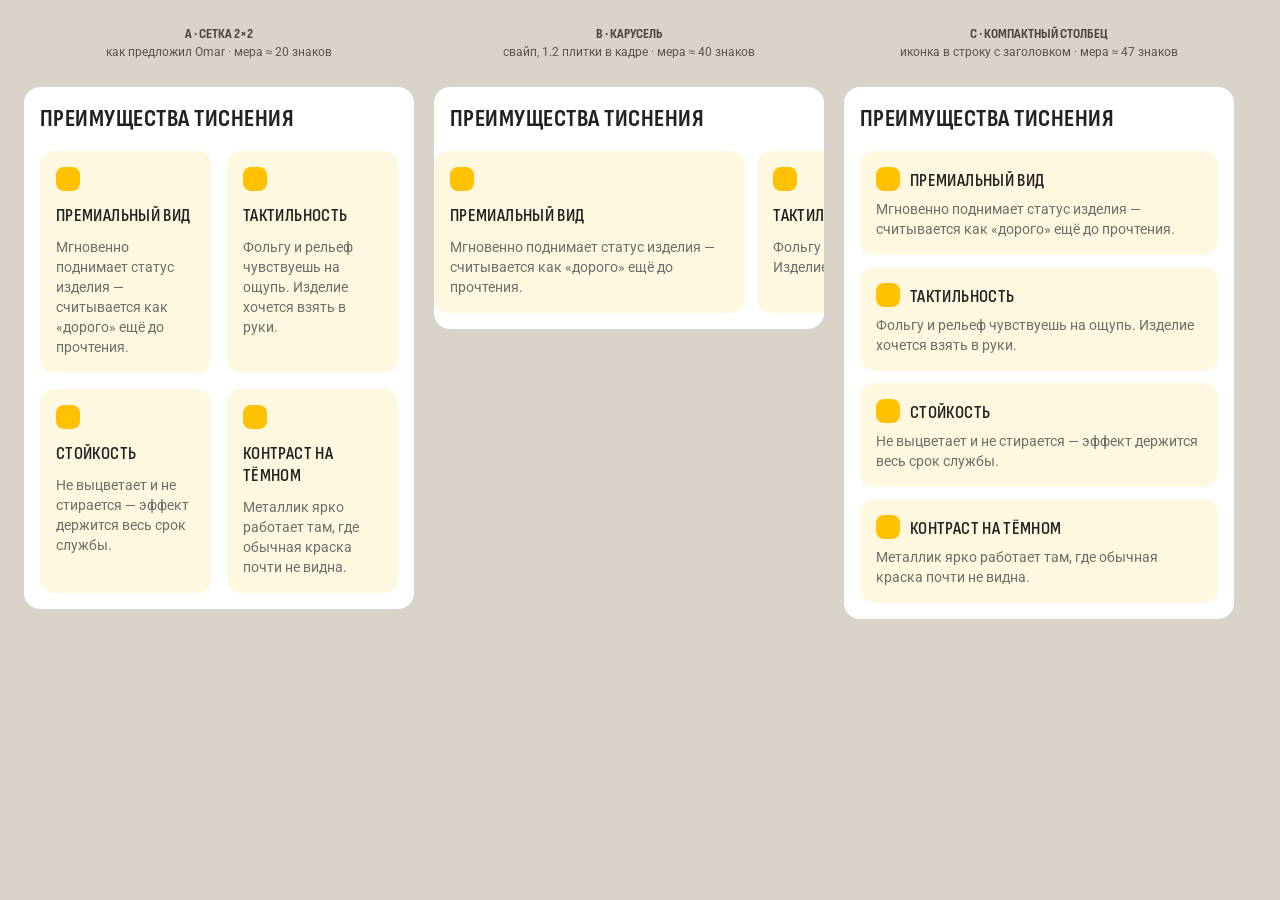
<file: prototypes/_sandbox-adv.html>
<!doctype html>
<html lang="ru">
<head>
<meta charset="utf-8">
<title>Песочница · Преимущества (мобилка)</title>
<link rel="stylesheet" href="../assets/css/fonts.css">
<link rel="stylesheet" href="../assets/css/tokens.css">
<link rel="stylesheet" href="../assets/css/kit.css">
<style>
  body{margin:0;padding:24px;background:#d9d3c9;font-family:var(--font-body);color:var(--text-primary);
    display:flex;gap:20px;align-items:flex-start}
  .col{width:390px}
  .col > h3{font-family:var(--font-head);text-transform:uppercase;font-size:14px;color:#4a4235;margin:0 0 4px;text-align:center}
  .col > .note{font-size:12px;color:#5c5346;text-align:center;margin:0 0 10px;min-height:32px}
  .phone{background:var(--surface-page);border-radius:16px;overflow:hidden;padding:16px}
  h2{font-family:var(--font-head);font-size:24px;line-height:28px;letter-spacing:.02em;text-transform:uppercase;margin:0 0 20px}

  /* A · сетка 2×2 — как предложил Omar */
  .a .tiles{display:grid;grid-template-columns:1fr 1fr;gap:var(--sp-16)}

  /* B · карусель */
  .b .tiles{display:flex;gap:var(--sp-12);overflow-x:auto;scroll-snap-type:x mandatory;
    margin-inline:-16px;padding-inline:16px}
  .b .mk-tile{flex:0 0 78%;scroll-snap-align:start}

  /* C · компактный столбец: иконка в строку с заголовком */
  .c .tiles{display:flex;flex-direction:column;gap:var(--sp-12)}
  .c .mk-tile{display:grid;grid-template-columns:auto 1fr;gap:var(--sp-8) var(--sp-10);align-items:center}
  .c .mk-tile__title{grid-column:2}
  .c .mk-tile__text{grid-column:1/-1}
</style>
</head>
<body>
<script>
  const TILES = [
    ['Премиальный вид','Мгновенно поднимает статус изделия — считывается как «дорого» ещё до прочтения.'],
    ['Тактильность','Фольгу и рельеф чувствуешь на ощупь. Изделие хочется взять в руки.'],
    ['Стойкость','Не выцветает и не стирается — эффект держится весь срок службы.'],
    ['Контраст на тёмном','Металлик ярко работает там, где обычная краска почти не видна.'],
  ];
  const tiles = () => TILES.map(t=>`<div class="mk-tile"><span class="mk-tile__ico"></span><h3 class="mk-tile__title">${t[0]}</h3><p class="mk-tile__text">${t[1]}</p></div>`).join('');
  const screen = (cls, title, note) => `<div class="col ${cls}">
      <h3>${title}</h3><p class="note">${note}</p>
      <div class="phone"><h2>Преимущества тиснения</h2><div class="tiles">${tiles()}</div></div>
    </div>`;
  document.write(
    screen('a','A · сетка 2×2','как предложил Omar') +
    screen('b','B · карусель','свайп, 1.2 плитки в кадре') +
    screen('c','C · компактный столбец','иконка в строку с заголовком')
  );
</script>
<script>
  // меряем реальную меру строки в каждом варианте
  window.addEventListener('load',()=>{
    document.querySelectorAll('.col').forEach(col=>{
      const p = col.querySelector('.mk-tile__text');
      const w = p.getBoundingClientRect().width;
      const ch = Math.round(w / (parseFloat(getComputedStyle(p).fontSize) * 0.5));
      col.querySelector('.note').textContent += ` · мера ≈ ${ch} знаков`;
    });
  });
</script>
</body>
</html>
</file>
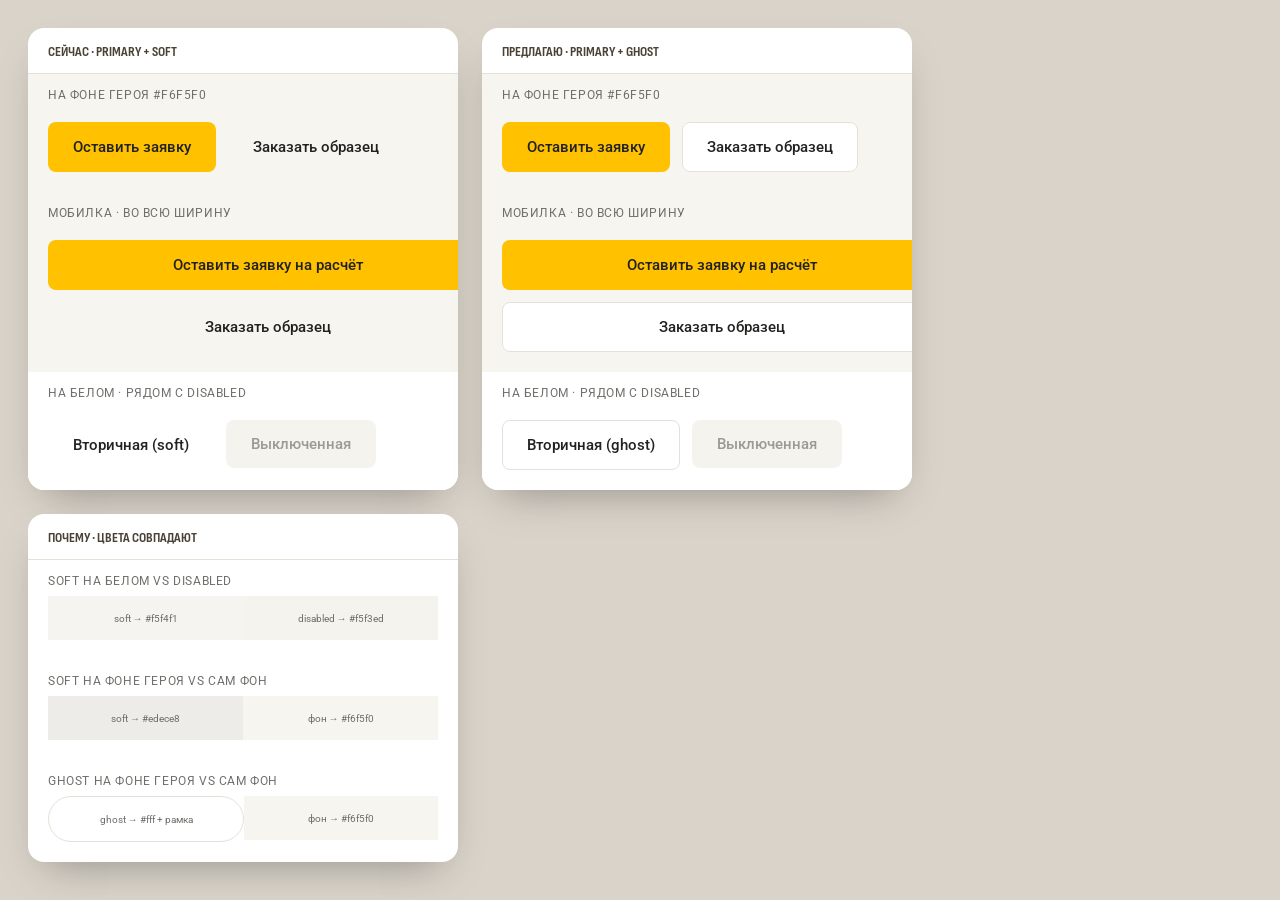
<file: prototypes/_sandbox-btn2.html>
<!doctype html>
<html lang="ru">
<head>
<meta charset="utf-8">
<title>Песочница · Вторичная кнопка</title>
<link rel="stylesheet" href="../assets/css/fonts.css">
<link rel="stylesheet" href="../assets/css/tokens.css">
<link rel="stylesheet" href="../assets/css/kit.css">
<style>
  body{margin:0;padding:28px;background:#d9d3c9;font-family:var(--font-body);color:var(--text-primary);
    display:flex;gap:24px;align-items:flex-start;flex-wrap:wrap}
  .col{width:430px;background:var(--surface-page);border-radius:16px;overflow:hidden;box-shadow:0 18px 40px -18px rgba(0,0,0,.35)}
  h3{font-family:var(--font-head);text-transform:uppercase;font-size:14px;margin:0;padding:14px 20px;
    border-bottom:1px solid var(--border);color:#4a4235}
  .sub{font-size:12px;color:var(--text-secondary);padding:14px 20px 8px;text-transform:uppercase;letter-spacing:.05em}
  .bg-hero{background:var(--surface-subtle)}
  .bg-white{background:var(--surface-card)}
  .pair{display:flex;gap:12px;padding:12px 20px 20px}
  .pair--m{flex-direction:column}
  .pair--m .mk-btn{width:100%}
  .swatch{display:flex;gap:0;padding:0 20px 20px}
  .swatch div{flex:1;height:44px;display:flex;align-items:center;justify-content:center;font-size:10px;color:var(--text-secondary)}
</style>
</head>
<body>

<div class="col">
  <h3>Сейчас · primary + soft</h3>
  <div class="bg-hero">
    <div class="sub">на фоне героя #f6f5f0</div>
    <div class="pair"><a class="mk-btn mk-btn--primary">Оставить заявку</a><a class="mk-btn mk-btn--soft">Заказать образец</a></div>
    <div class="sub">мобилка · во всю ширину</div>
    <div class="pair pair--m"><a class="mk-btn mk-btn--primary">Оставить заявку на расчёт</a><a class="mk-btn mk-btn--soft">Заказать образец</a></div>
  </div>
  <div class="bg-white">
    <div class="sub">на белом · рядом с disabled</div>
    <div class="pair"><a class="mk-btn mk-btn--soft">Вторичная (soft)</a><button class="mk-btn is-disabled">Выключенная</button></div>
  </div>
</div>

<div class="col">
  <h3>Предлагаю · primary + ghost</h3>
  <div class="bg-hero">
    <div class="sub">на фоне героя #f6f5f0</div>
    <div class="pair"><a class="mk-btn mk-btn--primary">Оставить заявку</a><a class="mk-btn mk-btn--ghost">Заказать образец</a></div>
    <div class="sub">мобилка · во всю ширину</div>
    <div class="pair pair--m"><a class="mk-btn mk-btn--primary">Оставить заявку на расчёт</a><a class="mk-btn mk-btn--ghost">Заказать образец</a></div>
  </div>
  <div class="bg-white">
    <div class="sub">на белом · рядом с disabled</div>
    <div class="pair"><a class="mk-btn mk-btn--ghost">Вторичная (ghost)</a><button class="mk-btn is-disabled">Выключенная</button></div>
  </div>
</div>

<div class="col">
  <h3>Почему · цвета совпадают</h3>
  <div class="sub">soft на белом vs disabled</div>
  <div class="swatch">
    <div style="background:#f5f4f1">soft → #f5f4f1</div>
    <div style="background:#f5f3ed">disabled → #f5f3ed</div>
  </div>
  <div class="sub">soft на фоне героя vs сам фон</div>
  <div class="swatch">
    <div style="background:#edece8">soft → #edece8</div>
    <div style="background:#f6f5f0">фон → #f6f5f0</div>
  </div>
  <div class="sub">ghost на фоне героя vs сам фон</div>
  <div class="swatch">
    <div style="background:#fff;border:1px solid var(--border);border-radius:var(--radius-pill)">ghost → #fff + рамка</div>
    <div style="background:#f6f5f0">фон → #f6f5f0</div>
  </div>
</div>

</body>
</html>
</file>
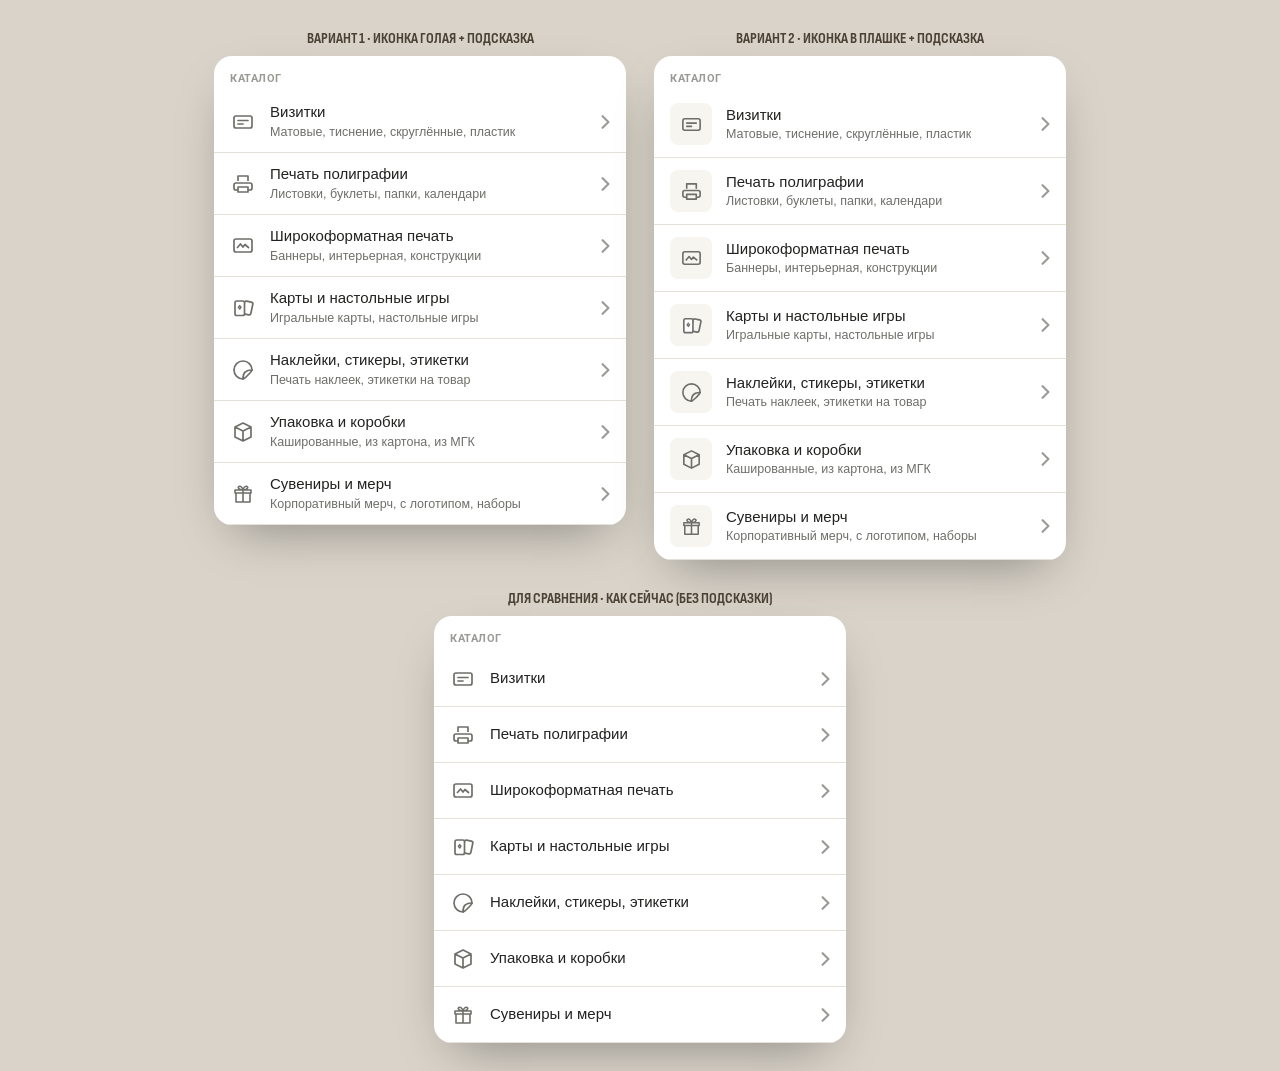
<file: prototypes/_sandbox-catalog.html>
<!doctype html>
<html lang="ru">
<head>
<meta charset="utf-8">
<meta name="viewport" content="width=device-width, initial-scale=1">
<title>Песочница · Каталог-рельса (мобилка)</title>
<link rel="stylesheet" href="../assets/css/fonts.css">
<link rel="stylesheet" href="../assets/css/tokens.css">
<link rel="stylesheet" href="../assets/css/kit.css">
<style>
  body{margin:0;background:#d9d3c9;color:var(--text-primary);font-family:var(--font-body);
    display:flex;gap:28px;justify-content:center;align-items:flex-start;padding:28px;flex-wrap:wrap}
  .col{width:412px}
  .col h3{font-family:var(--font-head);text-transform:uppercase;font-size:15px;color:#4a4235;margin:0 0 10px;text-align:center}
  .phone{background:var(--surface-page);border-radius:18px;overflow:hidden;box-shadow:0 20px 50px -20px rgba(0,0,0,.4)}

  .cat-lbl{padding:16px 16px 6px;font-size:11px;font-weight:700;letter-spacing:.05em;text-transform:uppercase;color:var(--text-tertiary)}
  .cat-row{display:flex;align-items:center;gap:14px;width:100%;padding:12px 16px;min-height:56px;
    border:0;border-bottom:1px solid var(--border);background:none;color:var(--text-primary);cursor:pointer;text-align:left}
  .cat-row:active{background:var(--surface-subtle)}
  .cat-tx{flex:1;min-width:0;display:flex;flex-direction:column;gap:2px}
  .cat-title{font-size:15px;font-weight:500;color:var(--text-primary);line-height:1.25}
  .cat-desc{font-size:12.5px;line-height:1.3;color:var(--text-secondary);overflow:hidden;text-overflow:ellipsis;white-space:nowrap}
  .cat-arr{margin-left:auto;flex-shrink:0;color:var(--text-tertiary);display:flex}
  .cat-arr svg{width:9px;height:14px}

  /* вариант 1 — голая иконка */
  .v1 .cat-em{width:26px;flex-shrink:0;color:var(--text-secondary);display:flex;align-items:center;justify-content:center}
  .v1 .cat-em svg{width:24px;height:24px}
  /* вариант 2 — иконка в тональной плашке */
  .v2 .cat-em{width:42px;height:42px;flex-shrink:0;border-radius:var(--radius-md);background:var(--surface-subtle);
    color:var(--text-secondary);display:flex;align-items:center;justify-content:center}
  .v2 .cat-em svg{width:23px;height:23px}
</style>
</head>
<body>
<script>
  const CATS = [
    ['<rect x="3" y="6" width="18" height="12" rx="2" stroke="currentColor" stroke-width="1.7"/><path d="M7 14h5M7 10.5h10" stroke="currentColor" stroke-width="1.7" stroke-linecap="round"/>','Визитки','Матовые, тиснение, скруглённые, пластик'],
    ['<path d="M7 9V4h10v5M7 18H5a2 2 0 0 1-2-2v-3a2 2 0 0 1 2-2h14a2 2 0 0 1 2 2v3a2 2 0 0 1-2 2h-2M7 15h10v5H7z" stroke="currentColor" stroke-width="1.7" stroke-linejoin="round"/>','Печать полиграфии','Листовки, буклеты, папки, календари'],
    ['<rect x="3" y="5" width="18" height="13" rx="2" stroke="currentColor" stroke-width="1.7"/><path d="m6 14 3.5-4 2.5 3 2-2.5L18 14" stroke="currentColor" stroke-width="1.7" stroke-linejoin="round"/>','Широкоформатная печать','Баннеры, интерьерная, конструкции'],
    ['<rect x="12.4" y="5.5" width="8.5" height="13" rx="1.8" transform="rotate(12 16.6 12)" stroke="currentColor" stroke-width="1.7" stroke-linejoin="round"/><rect x="4" y="5" width="9.5" height="14.5" rx="1.8" fill="var(--surface-page)" stroke="currentColor" stroke-width="1.7" stroke-linejoin="round"/><path d="M8.7 9.6 10 11.3 8.7 13 7.4 11.3z" stroke="currentColor" stroke-width="1.4" stroke-linejoin="round"/>','Карты и настольные игры','Игральные карты, настольные игры'],
    ['<path d="M12 21a9 9 0 1 1 9-9c0 1-1.2 2.2-3 4l-2 2c-1.8 1.8-3 3-4 3Z" stroke="currentColor" stroke-width="1.7" stroke-linejoin="round"/><path d="M21 12c-3.3 0-5.6.8-7 2.2S12 18 12 21" stroke="currentColor" stroke-width="1.7" stroke-linecap="round" stroke-linejoin="round"/>','Наклейки, стикеры, этикетки','Печать наклеек, этикетки на товар'],
    ['<path d="M12 3 4 7v10l8 4 8-4V7zM4 7l8 4 8-4M12 11v10" stroke="currentColor" stroke-width="1.7" stroke-linejoin="round"/>','Упаковка и коробки','Кашированные, из картона, из МГК'],
    ['<path d="M4 8h16v3H4zM5 11h14v9H5zM12 8v12M12 8S10.5 3 8 4.5 9.5 8 12 8ZM12 8s1.5-5 4-3.5S14.5 8 12 8Z" stroke="currentColor" stroke-width="1.6" stroke-linejoin="round"/>','Сувениры и мерч','Корпоративный мерч, с логотипом, наборы'],
  ];
  const arr = '<span class="cat-arr"><svg viewBox="0 0 7 12" fill="none"><path d="M1 1l5 5-5 5" stroke="currentColor" stroke-width="1.8" stroke-linecap="round" stroke-linejoin="round"/></svg></span>';
  function rows(showDesc){
    return CATS.map(c=>`<button class="cat-row"><span class="cat-em"><svg viewBox="0 0 24 24" fill="none">${c[0]}</svg></span><span class="cat-tx"><span class="cat-title">${c[1]}</span>${showDesc?`<span class="cat-desc">${c[2]}</span>`:''}</span>${arr}</button>`).join('');
  }
  document.write(`
    <div class="col">
      <h3>Вариант 1 · иконка голая + подсказка</h3>
      <div class="phone v1"><div class="cat-lbl">Каталог</div>${rows(true)}</div>
    </div>
    <div class="col">
      <h3>Вариант 2 · иконка в плашке + подсказка</h3>
      <div class="phone v2"><div class="cat-lbl">Каталог</div>${rows(true)}</div>
    </div>
    <div class="col">
      <h3>Для сравнения · как сейчас (без подсказки)</h3>
      <div class="phone v1"><div class="cat-lbl">Каталог</div>${rows(false)}</div>
    </div>
  `);
</script>
</body>
</html>
</file>
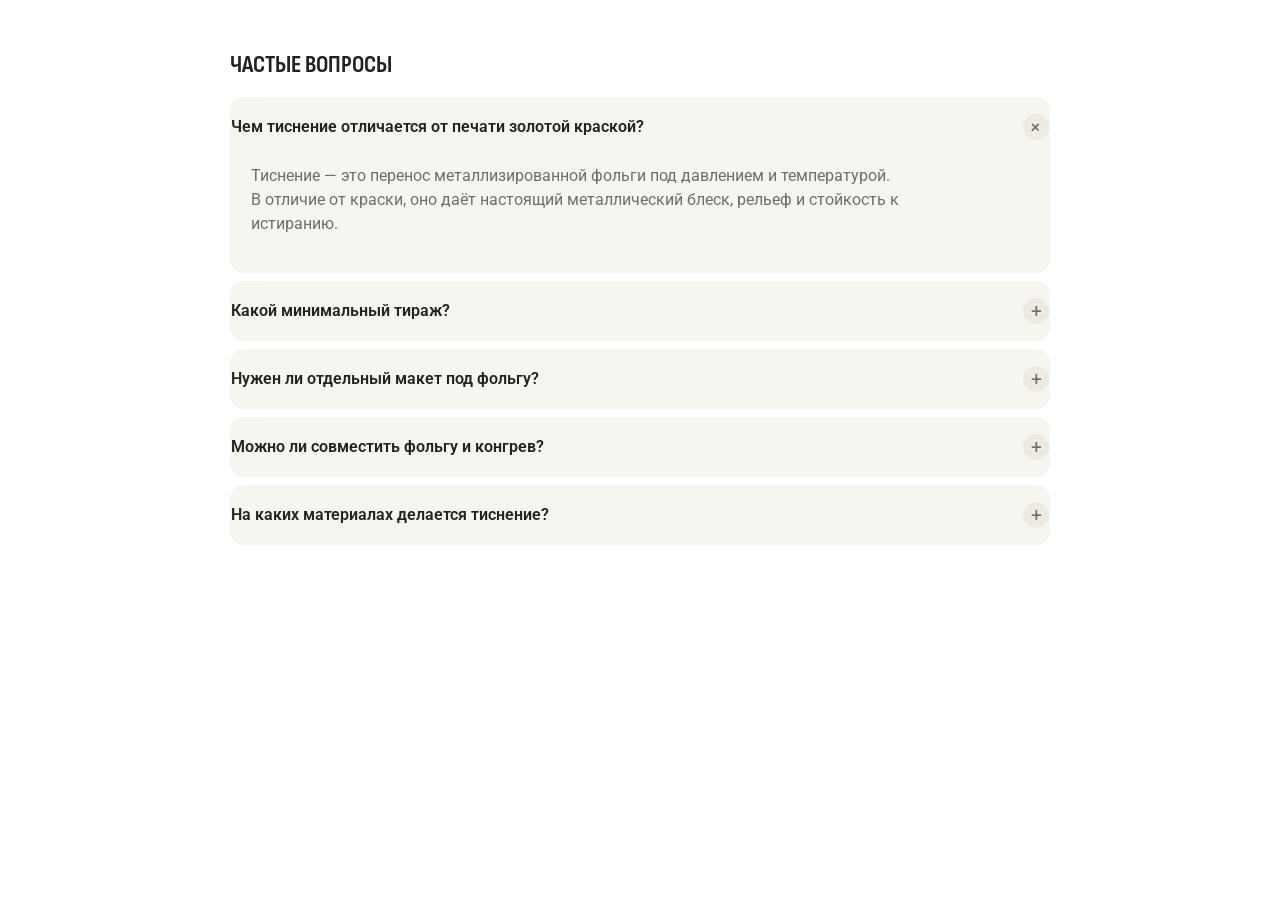
<file: prototypes/_sandbox-faq.html>
<!doctype html>
<html lang="ru">
<head>
<meta charset="utf-8">
<meta name="viewport" content="width=device-width, initial-scale=1">
<title>Песочница · ЧАВО аккордеоны</title>
<link rel="stylesheet" href="../assets/css/fonts.css">
<link rel="stylesheet" href="../assets/css/tokens.css">
<link rel="stylesheet" href="../assets/css/kit.css">
<style>
  body{margin:0;background:var(--surface-page);color:var(--text-primary);font-family:var(--font-body)}
  .wrap{max-width:820px;margin:0 auto;padding:48px 24px}
  h2{font-family:var(--font-head);text-transform:uppercase;font-size:24px;margin:0 0 20px}

  /* === то же, что уходит в usluga (body.v-after .usl-faq) === */
  .usl-faq .mk-acc--card,.usl-faq .mk-acc--card:hover,.usl-faq .mk-acc--card[open]{border-color:transparent}
  .usl-faq .mk-acc--card{background:var(--surface-subtle)}
  .usl-faq .mk-acc--card:hover{background:var(--surface-gray)}
  .usl-faq .mk-acc__q{padding:var(--sp-16) 0}
  .usl-faq .mk-acc[open] .mk-acc__q{padding-bottom:var(--sp-8)}
  .usl-faq .mk-acc__q::after{width:26px;height:26px;flex-shrink:0;border-radius:50%;
    background:var(--surface-on-light);color:var(--text-secondary);
    display:flex;align-items:center;justify-content:center;font-size:19px;line-height:1;
    transition:background .15s,color .15s,transform .2s}
  .usl-faq .mk-acc__q:hover::after{background:var(--surface-on-light-2);color:var(--text-primary)}
</style>
</head>
<body>
<div class="wrap usl-faq">
  <h2>Частые вопросы</h2>
  <div class="mk-acclist--card">
    <details class="mk-acc mk-acc--card" open><summary class="mk-acc__q">Чем тиснение отличается от печати золотой краской?</summary><p class="mk-acc__a">Тиснение — это перенос металлизированной фольги под давлением и температурой. В отличие от краски, оно даёт настоящий металлический блеск, рельеф и стойкость к истиранию.</p></details>
    <details class="mk-acc mk-acc--card"><summary class="mk-acc__q">Какой минимальный тираж?</summary><p class="mk-acc__a">От 50 штук. На меньших тиражах стоимость за штуку выше из-за подготовки штампа.</p></details>
    <details class="mk-acc mk-acc--card"><summary class="mk-acc__q">Нужен ли отдельный макет под фольгу?</summary><p class="mk-acc__a">Да. Зону тиснения выносят отдельным слоем и заливают плашкой 100% Magenta или spot-цветом. Мы пришлём шаблон.</p></details>
    <details class="mk-acc mk-acc--card"><summary class="mk-acc__q">Можно ли совместить фольгу и конгрев?</summary><p class="mk-acc__a">Да, фольга и конгрев выполняются в один прогон — получается объёмный блестящий элемент.</p></details>
    <details class="mk-acc mk-acc--card"><summary class="mk-acc__q">На каких материалах делается тиснение?</summary><p class="mk-acc__a">Лучше всего на дизайнерской бумаге и картоне от 250 г. Подойдём к выбору материала под ваш проект.</p></details>
  </div>
</div>
</body>
</html>
</file>
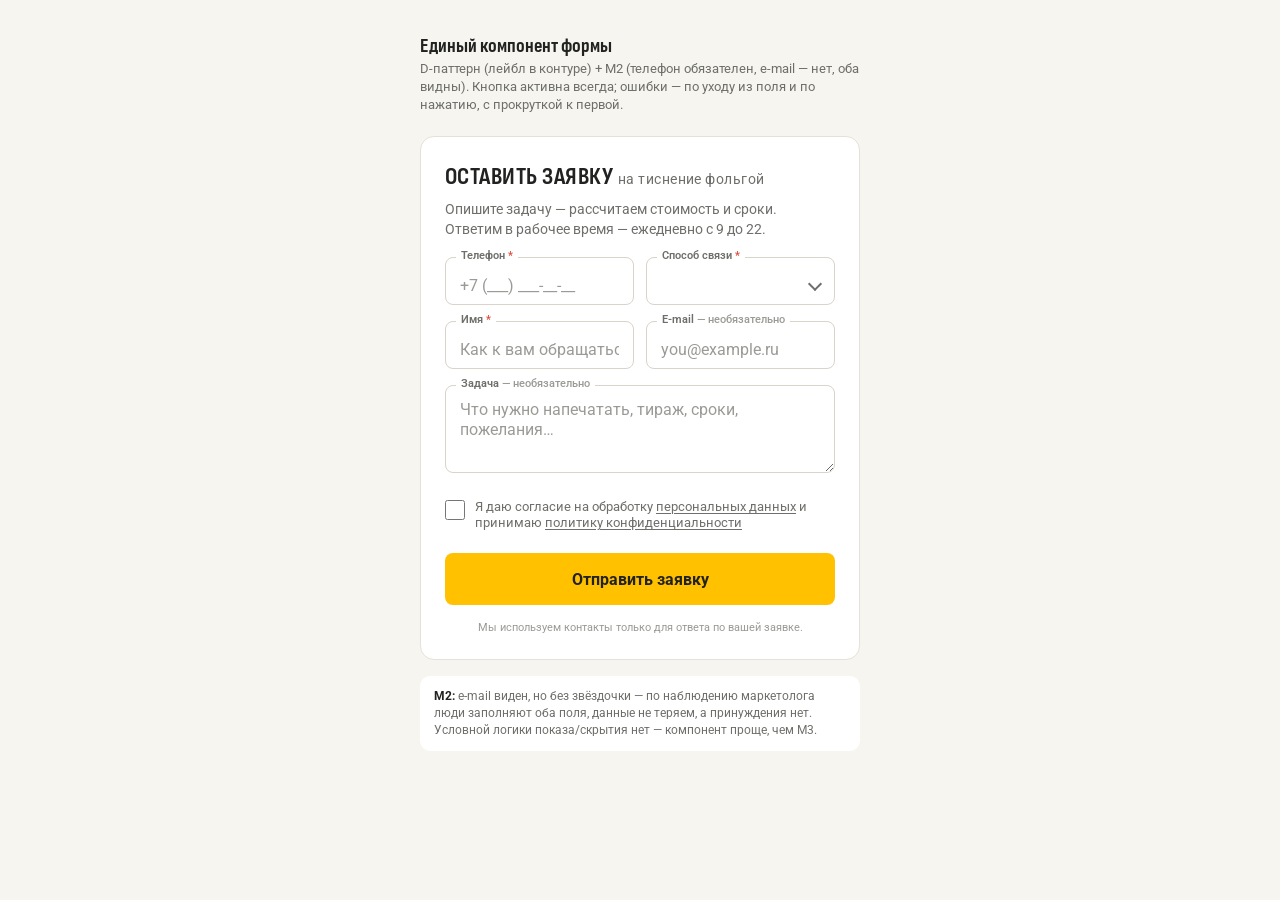
<file: prototypes/_sandbox-form.html>
<!doctype html>
<html lang="ru">
<head>
<meta charset="utf-8">
<meta name="viewport" content="width=device-width, initial-scale=1">
<title>Песочница: единый компонент формы — D-паттерн + М2</title>
<link rel="stylesheet" href="../assets/css/fonts.css?v=20260722a">
<link rel="stylesheet" href="../assets/css/tokens.css?v=20260722a">
<style>
  *{box-sizing:border-box;margin:0;padding:0}
  body{font-family:var(--font-body);color:var(--text-primary);background:var(--surface-subtle);
    padding:32px 20px 80px;-webkit-font-smoothing:antialiased}
  .wrap{max-width:440px;margin:0 auto}
  h1{font-family:var(--font-head);font-size:20px;margin-bottom:4px}
  .lead{font-size:13px;line-height:18px;color:var(--text-secondary);margin-bottom:22px}
  .card{background:var(--surface-card);border:1px solid var(--border);border-radius:14px;padding:24px}
  .ctitle{font-family:var(--font-head);font-size:var(--t-h3);line-height:var(--t-h3-lh);letter-spacing:var(--t-h3-ls);
    text-transform:uppercase;font-weight:700;margin-bottom:6px}
  .csub{font-size:var(--t-small);line-height:var(--t-small-lh);color:var(--text-secondary);margin-bottom:18px}
  form{display:flex;flex-direction:column;gap:16px}
  .row{display:flex;gap:12px}.row>*{flex:1;min-width:0}

  /* ── D-ПАТТЕРН: лейбл вырезан в верхней рамке ─────────────────────── */
  .fld{position:relative}
  .fld input,.fld select,.fld textarea{width:100%;height:48px;border:1px solid var(--border-strong);
    border-radius:var(--radius-md);padding:9px 14px 0;font-family:inherit;font-size:16px;
    color:var(--text-primary);background:var(--surface-card);outline:none;
    transition:border-color .15s,box-shadow .15s}
  .fld textarea{height:auto;min-height:88px;padding-top:14px;resize:vertical;line-height:20px}
  .fld input:focus,.fld select:focus,.fld textarea:focus{border-color:var(--brand);box-shadow:0 0 0 3px var(--brand-soft)}
  .fld input::placeholder,.fld textarea::placeholder{color:var(--text-tertiary)}
  .lbl{position:absolute;left:11px;top:-7px;font-size:11px;line-height:12px;font-weight:600;
    color:var(--text-secondary);background:var(--surface-card);padding:0 5px;pointer-events:none}
  .fld input:focus ~ .lbl,.fld select:focus ~ .lbl,.fld textarea:focus ~ .lbl{color:var(--brand-text)}
  .lbl i{color:var(--danger);font-style:normal}
  .lbl em{color:var(--text-tertiary);font-weight:500;font-style:normal}
  /* select стрелка */
  .sel select{appearance:none;-webkit-appearance:none;cursor:pointer;padding-right:36px}
  .sel::after{content:"";position:absolute;right:15px;top:22px;width:8px;height:8px;transform:rotate(45deg);
    border-right:2px solid var(--text-secondary);border-bottom:2px solid var(--text-secondary);pointer-events:none}
  .sel select:invalid{color:var(--text-tertiary)}
  /* ошибка */
  .err{display:none;font-size:var(--t-micro);line-height:var(--t-micro-lh);color:var(--danger);margin-top:5px}
  .fld.invalid input,.fld.invalid select,.fld.invalid textarea{border-color:var(--danger)}
  .fld.invalid .err{display:block}
  .fld.invalid input:focus,.fld.invalid select:focus,.fld.invalid textarea:focus{box-shadow:0 0 0 3px rgba(224,72,58,.12)}

  .check{display:flex;gap:10px;align-items:flex-start;font-size:var(--t-caption);line-height:var(--t-caption-lh);
    color:var(--text-secondary);cursor:pointer;min-height:44px;padding-block:6px}
  .check input{width:20px;height:20px;accent-color:var(--brand);flex:0 0 auto;margin-top:1px}
  .check a{color:var(--text-secondary);text-decoration:underline;text-underline-offset:2px}
  .check.invalid{color:var(--danger)}
  .btn{width:100%;height:52px;border:0;border-radius:var(--radius-md);background:var(--brand);
    color:var(--text-primary);font-family:inherit;font-weight:700;font-size:16px;cursor:pointer}
  .fine{font-size:var(--t-micro);line-height:var(--t-micro-lh);color:var(--text-tertiary);text-align:center}

  .note{font-size:12px;line-height:17px;color:var(--text-secondary);margin-top:16px;
    background:var(--surface-card);border-radius:10px;padding:12px 14px}
  .note b{color:var(--text-primary)}
</style>
</head>
<body>
<div class="wrap">
  <h1>Единый компонент формы</h1>
  <p class="lead">D-паттерн (лейбл в контуре) + М2 (телефон обязателен, e-mail — нет, оба видны).
    Кнопка активна всегда; ошибки — по уходу из поля и по нажатию, с прокруткой к первой.</p>

  <div class="card">
    <div class="ctitle">Оставить заявку <span style="text-transform:none;font-family:var(--font-body);font-weight:400;font-size:var(--t-small);color:var(--text-secondary)">на тиснение фольгой</span></div>
    <p class="csub">Опишите задачу — рассчитаем стоимость и сроки. Ответим в рабочее время — ежедневно с 9 до 22.</p>

    <form id="f" novalidate>
      <div class="row">
        <div class="fld"><input type="tel" name="phone" placeholder="+7 (___) ___-__-__"><span class="lbl">Телефон <i>*</i></span><span class="err">Введите корректный номер</span></div>
        <div class="fld sel"><select name="way" required><option value="" disabled selected></option><option>Позвонить</option><option>Telegram</option><option>MAX</option><option>E-mail</option></select><span class="lbl">Способ связи <i>*</i></span><span class="err">Выберите способ</span></div>
      </div>
      <div class="row">
        <div class="fld"><input type="text" name="name" placeholder="Как к вам обращаться"><span class="lbl">Имя <i>*</i></span><span class="err">Укажите имя — минимум две буквы</span></div>
        <div class="fld"><input type="email" name="email" placeholder="you@example.ru"><span class="lbl">E-mail <em>— необязательно</em></span><span class="err">Проверьте адрес — нужен вид name@mail.ru</span></div>
      </div>
      <div class="fld"><textarea name="message" placeholder="Что нужно напечатать, тираж, сроки, пожелания…"></textarea><span class="lbl">Задача <em>— необязательно</em></span></div>
      <label class="check"><input type="checkbox" data-req> <span>Я даю согласие на обработку <a href="#">персональных данных</a> и принимаю <a href="#">политику конфиденциальности</a></span></label>
      <button type="submit" class="btn">Отправить заявку</button>
      <p class="fine">Мы используем контакты только для ответа по вашей заявке.</p>
    </form>
  </div>

  <p class="note"><b>М2:</b> e-mail виден, но без звёздочки — по наблюдению маркетолога люди
    заполняют оба поля, данные не теряем, а принуждения нет. Условной логики показа/скрытия нет —
    компонент проще, чем М3.</p>
</div>

<script>
  const f = document.getElementById('f');
  const emailOk = v => /^[^\s@]+@[^\s@]+\.[^\s@]+$/.test((v||'').trim());
  const digits = v => (v||'').replace(/\D/g,'');
  const phoneOk = v => { let d=digits(v); if(d[0]==='8')d='7'+d.slice(1); return d.length===11 && (d[0]==='7'); };

  function valid(el){
    if(el.type==='checkbox') return el.checked;
    const v = el.value.trim();
    if(el.name==='phone') return phoneOk(v);
    if(el.name==='way')   return !!v;
    if(el.name==='name')  return /\p{L}/u.test(v) && v.length>=2;
    if(el.name==='email') return v==='' || emailOk(v);   // М2: пусто допустимо
    return true;
  }
  // обязательные: телефон, способ, имя, согласие (e-mail НЕ обязателен)
  const required = () => [...f.querySelectorAll('[name=phone],[name=way],[name=name],[data-req]')];

  function mark(el, bad){
    const box = el.closest('.fld') || el.closest('.check');
    if(box) box.classList.toggle('invalid', !!bad);
  }
  // ошибка формата — по уходу, только если поле не пустое; e-mail проверяем и пустой (пусто = ок)
  f.querySelectorAll('input,select,textarea').forEach(el=>{
    if(el.type==='checkbox') return;
    const soft = ()=> mark(el, el.value.trim() && !valid(el));
    el.addEventListener('blur', soft);
    el.addEventListener('change', soft);
    el.addEventListener('input', ()=>{ if(valid(el)) mark(el,false); });
  });

  f.addEventListener('submit', e=>{
    e.preventDefault();
    let first=null;
    required().forEach(el=>{ const bad=!valid(el); mark(el,bad); if(bad&&!first) first=el; });
    // e-mail не обязателен, но если введён с ошибкой — тоже отметить
    const em=f.querySelector('[name=email]'); if(em.value.trim()&&!valid(em)){ mark(em,true); if(!first) first=em; }
    if(first){ (first.closest('.fld')||first.closest('.check')||first).scrollIntoView({block:'center',behavior:'smooth'}); first.focus&&first.focus({preventScroll:true}); return; }
    alert('OK — заявка отправлена (демо)');
  });
</script>
</body>
</html>
</file>
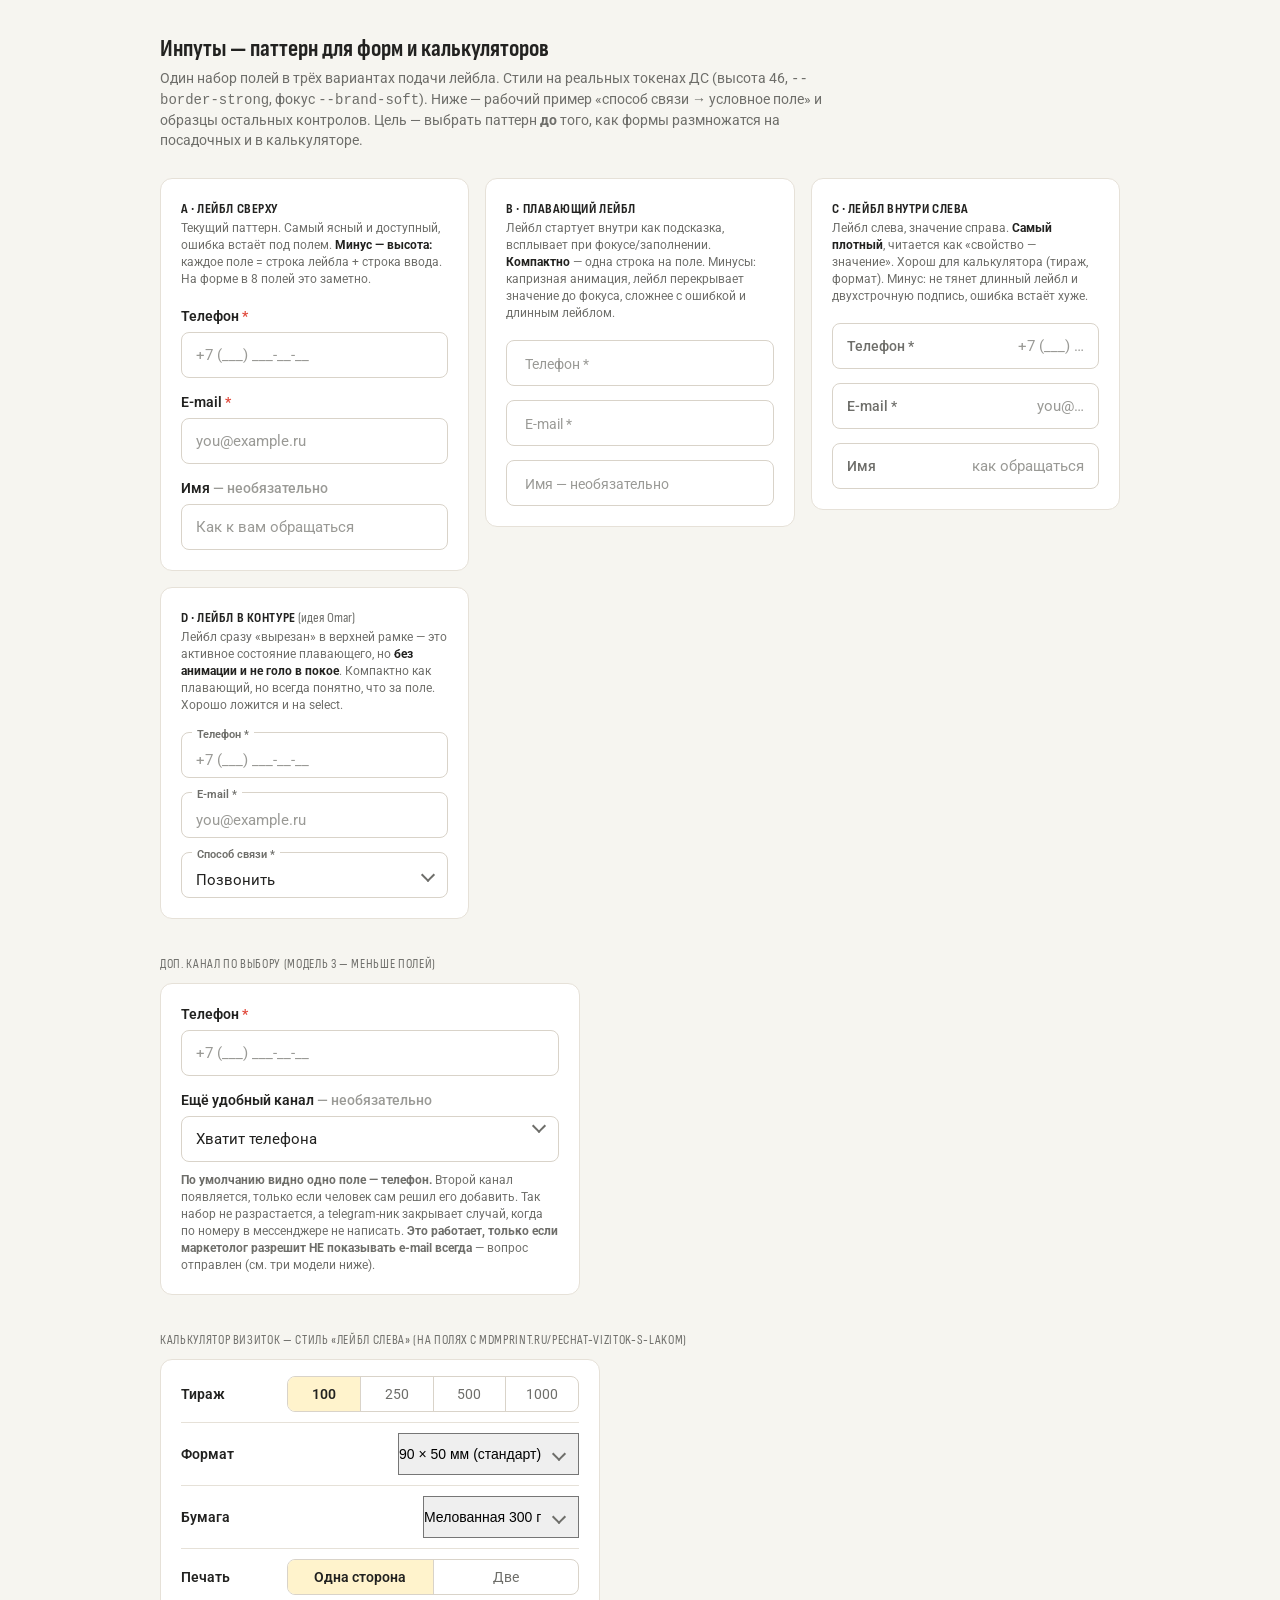
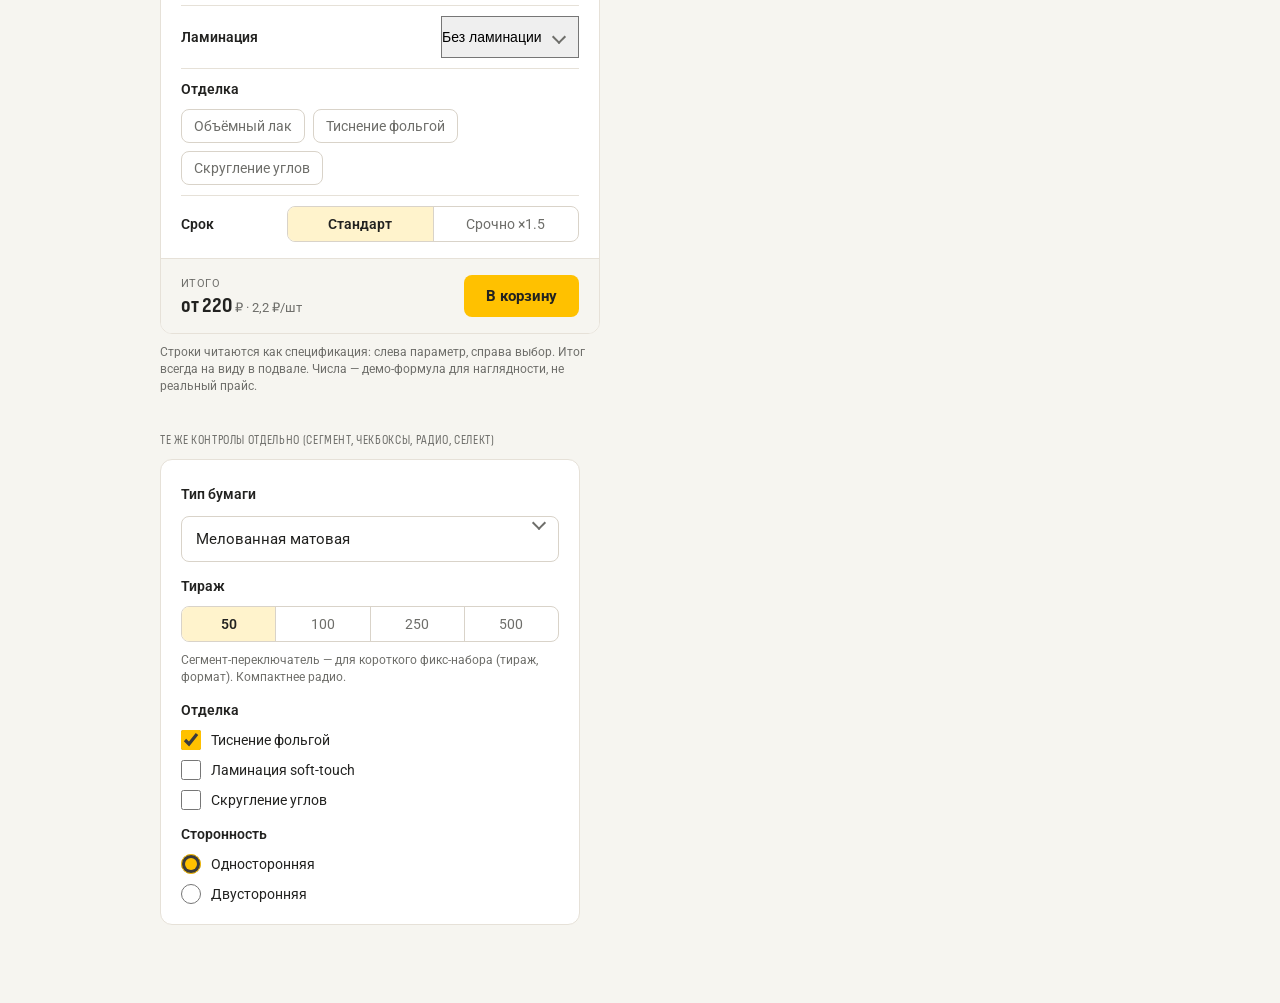
<file: prototypes/_sandbox-inputs.html>
<!doctype html>
<html lang="ru">
<head>
<meta charset="utf-8">
<meta name="viewport" content="width=device-width, initial-scale=1">
<title>Песочница: инпуты — паттерн для форм и калькуляторов</title>
<link rel="stylesheet" href="../assets/css/fonts.css?v=20260722a">
<link rel="stylesheet" href="../assets/css/tokens.css?v=20260722a">
<style>
  *{box-sizing:border-box;margin:0;padding:0}
  body{font-family:var(--font-body);color:var(--text-primary);background:var(--surface-subtle);
    padding:32px 20px 80px;-webkit-font-smoothing:antialiased}
  .wrap{max-width:960px;margin:0 auto}
  h1{font-family:var(--font-head);font-size:24px;line-height:30px;margin-bottom:6px}
  .intro{color:var(--text-secondary);font-size:14px;line-height:20px;margin-bottom:28px;max-width:680px}
  .grid{display:grid;grid-template-columns:repeat(3,1fr);gap:16px;align-items:start}
  @media(max-width:820px){.grid{grid-template-columns:1fr}}

  .card{background:var(--surface-card);border:1px solid var(--border);border-radius:12px;padding:20px}
  .card h2{font-family:var(--font-head);font-size:14px;text-transform:uppercase;letter-spacing:.04em;margin-bottom:4px}
  .card .why{font-size:12px;line-height:17px;color:var(--text-secondary);margin-bottom:18px;min-height:51px}
  .card .why b{color:var(--text-primary)}
  form{display:flex;flex-direction:column;gap:14px}

  /* ── база инпута из ДС (kit/usluga) ─────────────────────────────── */
  .fld input,.fld select,.fld textarea{width:100%;height:46px;border:1px solid var(--border-strong);
    border-radius:var(--radius-md);padding:0 14px;font-family:inherit;font-size:var(--t-ui);
    color:var(--text-primary);background:var(--surface-card);outline:none;
    transition:border-color .15s,box-shadow .15s}
  .fld textarea{height:auto;padding:12px 14px;min-height:76px;resize:vertical;line-height:20px}
  .fld input:focus,.fld select:focus,.fld textarea:focus{border-color:var(--brand);box-shadow:0 0 0 3px var(--brand-soft)}
  .fld input::placeholder,.fld textarea::placeholder{color:var(--text-tertiary)}
  .lbl{font-size:var(--t-small);line-height:var(--t-small-lh);font-weight:600;color:var(--text-primary)}
  .lbl i{color:var(--danger);font-style:normal}
  .lbl em{color:var(--text-tertiary);font-weight:500;font-style:normal}
  /* .fld{display:flex} перебивает атрибут [hidden] — возвращаем скрытие явно (та же грабля,
     что в usluga: специфичность класса бьёт user-agent display:none у [hidden]). */
  .fld[hidden]{display:none!important}

  /* ── A. Лейбл сверху (текущий паттерн) ──────────────────────────── */
  .vA .fld{display:flex;flex-direction:column;gap:6px}

  /* ── B. Плавающий лейбл ─────────────────────────────────────────── */
  .vB .fld{position:relative}
  .vB .fld input,.vB .fld select{padding-top:10px}                    /* место под уехавший лейбл */
  .vB .fld .lbl{position:absolute;left:15px;top:14px;font-weight:400;color:var(--text-tertiary);
    pointer-events:none;transition:.15s;background:var(--surface-card);padding:0 4px}
  /* всплывает при фокусе и когда поле заполнено (placeholder=" " → :not(:placeholder-shown)) */
  .vB .fld input:focus + .lbl,
  .vB .fld input:not(:placeholder-shown) + .lbl,
  .vB .fld.filled .lbl{top:-7px;font-size:11px;font-weight:600;color:var(--text-secondary)}
  .vB .fld input:focus + .lbl{color:var(--brand-text,#856200)}

  /* ── D. Лейбл в контуре (идея Omar) ─────────────────────────────
     Активное состояние плавающего лейбла, но ПОСТОЯННО: без анимации, лейбл сразу «вырезан»
     в верхней рамке. Место экономит как плавающий, но не голо в покое и не капризничает. */
  .vD .fld{position:relative}
  .vD .fld input,.vD .fld select{padding-top:9px}
  .vD .fld .lbl{position:absolute;left:11px;top:-7px;font-size:11px;font-weight:600;
    color:var(--text-secondary);background:var(--surface-card);padding:0 5px;pointer-events:none}
  .vD .fld input:focus ~ .lbl,.vD .fld select:focus ~ .lbl{color:var(--brand-text,#856200)}

  /* ── C. Лейбл внутри слева ──────────────────────────────────────── */
  .vC .fld{position:relative;display:flex;align-items:center;
    border:1px solid var(--border-strong);border-radius:var(--radius-md);height:46px;padding:0 14px;
    background:var(--surface-card);transition:border-color .15s,box-shadow .15s}
  .vC .fld:focus-within{border-color:var(--brand);box-shadow:0 0 0 3px var(--brand-soft)}
  .vC .fld .lbl{flex:0 0 84px;font-weight:500;color:var(--text-secondary);font-size:var(--t-small)}
  .vC .fld input{height:44px;border:0;box-shadow:none!important;padding:0;flex:1;min-width:0;text-align:right;background:none}
  .vC .fld input:focus{border:0}

  /* остальные контролы (показаны в варианте A) */
  .sel{position:relative}
  .sel::after{content:"";position:absolute;right:15px;top:calc(50% - 5px);width:8px;height:8px;
    transform:rotate(45deg);border-right:2px solid var(--text-secondary);border-bottom:2px solid var(--text-secondary);pointer-events:none}
  .sel select{appearance:none;-webkit-appearance:none;cursor:pointer;padding-right:36px}
  .row{display:flex;gap:10px}.row>*{flex:1;min-width:0}

  .controls{display:flex;flex-direction:column;gap:14px;margin-top:4px}
  .radio-set,.check-set{display:flex;flex-direction:column;gap:10px}
  .opt{display:flex;align-items:center;gap:10px;font-size:var(--t-small);color:var(--text-primary);cursor:pointer}
  .opt input{width:20px;height:20px;accent-color:var(--brand);flex:0 0 auto}
  .seg{display:flex;border:1px solid var(--border-strong);border-radius:var(--radius-md);overflow:hidden}
  .seg label{flex:1;text-align:center;padding:9px 4px;font-size:var(--t-small);cursor:pointer;color:var(--text-secondary);transition:.12s}
  .seg label:not(:last-child){border-right:1px solid var(--border-strong)}
  .seg input{position:absolute;opacity:0;pointer-events:none}
  .seg input:checked + span{color:var(--text-primary);font-weight:600}
  .seg label:has(input:checked){background:var(--brand-soft)}

  .note{font-size:12px;line-height:17px;color:var(--text-secondary);margin-top:10px}

  /* ── КАЛЬКУЛЯТОР: строки «лейбл слева → контрол справа» ──────────── */
  .calc{max-width:440px;background:var(--surface-card);border:1px solid var(--border);border-radius:12px;overflow:hidden}
  .calc-body{padding:6px 20px}
  .crow{display:flex;align-items:center;gap:14px;min-height:56px;padding:10px 0;border-bottom:1px solid var(--border)}
  .crow:last-child{border-bottom:0}
  .crow > .lbl{flex:0 0 92px;font-weight:600;font-size:var(--t-small);color:var(--text-primary)}
  .crow > .ctl{flex:1;min-width:0;display:flex;justify-content:flex-end}
  /* сегмент справа */
  .crow .seg{width:100%}
  /* дропдаун справа, по содержимому */
  .crow .sel{min-width:0;width:100%}
  .crow .sel select{height:42px;font-size:var(--t-small)}
  /* блок с чекбоксами — во всю ширину строки, лейбл сверху */
  .crow.stack{flex-direction:column;align-items:stretch;gap:10px}
  .crow.stack > .lbl{flex:none}
  .calc-foot{display:flex;align-items:center;justify-content:space-between;gap:14px;
    padding:16px 20px;background:var(--surface-subtle);border-top:1px solid var(--border)}
  .calc-total .cap{font-size:11px;color:var(--text-secondary);text-transform:uppercase;letter-spacing:.04em}
  .calc-total .val{font-family:var(--font-head);font-size:22px;font-weight:700;color:var(--text-primary)}
  .calc-total .val small{font-family:var(--font-body);font-size:13px;font-weight:400;color:var(--text-secondary)}
  .btn-cart{border:0;border-radius:var(--radius-md);background:var(--brand);color:var(--text-primary);
    font-family:var(--font-body);font-weight:700;font-size:var(--t-ui);padding:12px 22px;cursor:pointer;white-space:nowrap}
  .chips{display:flex;flex-wrap:wrap;gap:8px}
  .chips label{border:1px solid var(--border-strong);border-radius:var(--radius-md);padding:8px 12px;
    font-size:var(--t-small);cursor:pointer;color:var(--text-secondary);transition:.12s;user-select:none}
  .chips input{position:absolute;opacity:0;pointer-events:none}
  .chips label:has(input:checked){background:var(--brand-soft);border-color:var(--brand-soft-2);color:var(--text-primary);font-weight:600}
  .sectitle{font-family:var(--font-head);font-size:13px;text-transform:uppercase;letter-spacing:.05em;
    color:var(--text-secondary);margin:36px 0 12px}
  .demo{background:var(--surface-card);border:1px solid var(--border);border-radius:12px;padding:20px;max-width:420px}
</style>
</head>
<body>
<div class="wrap">
  <h1>Инпуты — паттерн для форм и калькуляторов</h1>
  <p class="intro">Один набор полей в трёх вариантах подачи лейбла. Стили на реальных токенах ДС
    (высота 46, <code>--border-strong</code>, фокус <code>--brand-soft</code>). Ниже — рабочий
    пример «способ связи → условное поле» и образцы остальных контролов. Цель — выбрать паттерн
    <b>до</b> того, как формы размножатся на посадочных и в калькуляторе.</p>

  <div class="grid">
    <!-- A -->
    <div class="card vA">
      <h2>A · лейбл сверху</h2>
      <p class="why">Текущий паттерн. Самый ясный и доступный, ошибка встаёт под полем. <b>Минус —
        высота:</b> каждое поле = строка лейбла + строка ввода. На форме в 8 полей это заметно.</p>
      <form onsubmit="return false">
        <label class="fld"><span class="lbl">Телефон <i>*</i></span><input type="tel" placeholder="+7 (___) ___-__-__"></label>
        <label class="fld"><span class="lbl">E-mail <i>*</i></span><input type="email" placeholder="you@example.ru"></label>
        <label class="fld"><span class="lbl">Имя <em>— необязательно</em></span><input type="text" placeholder="Как к вам обращаться"></label>
      </form>
    </div>

    <!-- B -->
    <div class="card vB">
      <h2>B · плавающий лейбл</h2>
      <p class="why">Лейбл стартует внутри как подсказка, всплывает при фокусе/заполнении.
        <b>Компактно</b> — одна строка на поле. Минусы: капризная анимация, лейбл перекрывает
        значение до фокуса, сложнее с ошибкой и длинным лейблом.</p>
      <form onsubmit="return false">
        <label class="fld"><input type="tel" placeholder=" "><span class="lbl">Телефон *</span></label>
        <label class="fld"><input type="email" placeholder=" "><span class="lbl">E-mail *</span></label>
        <label class="fld"><input type="text" placeholder=" "><span class="lbl">Имя — необязательно</span></label>
      </form>
    </div>

    <!-- C -->
    <div class="card vC">
      <h2>C · лейбл внутри слева</h2>
      <p class="why">Лейбл слева, значение справа. <b>Самый плотный</b>, читается как «свойство —
        значение». Хорош для калькулятора (тираж, формат). Минус: не тянет длинный лейбл и
        двухстрочную подпись, ошибка встаёт хуже.</p>
      <form onsubmit="return false">
        <label class="fld"><span class="lbl">Телефон *</span><input type="tel" placeholder="+7 (___) …"></label>
        <label class="fld"><span class="lbl">E-mail *</span><input type="email" placeholder="you@…"></label>
        <label class="fld"><span class="lbl">Имя</span><input type="text" placeholder="как обращаться"></label>
      </form>
    </div>

    <div class="card vD">
      <h2>D · лейбл в контуре <span style="font-weight:400;text-transform:none;letter-spacing:0;color:var(--text-secondary)">(идея Omar)</span></h2>
      <p class="why">Лейбл сразу «вырезан» в верхней рамке — это активное состояние плавающего,
        но <b>без анимации и не голо в покое</b>. Компактно как плавающий, но всегда понятно, что
        за поле. Хорошо ложится и на select.</p>
      <form onsubmit="return false">
        <label class="fld"><input type="tel" placeholder="+7 (___) ___-__-__"><span class="lbl">Телефон *</span></label>
        <label class="fld"><input type="email" placeholder="you@example.ru"><span class="lbl">E-mail *</span></label>
        <label class="fld sel"><select><option>Позвонить</option><option>Telegram</option><option>E-mail</option></select><span class="lbl">Способ связи *</span></label>
      </form>
    </div>
  </div>

  <!-- условное поле -->
  <p class="sectitle">Доп. канал по выбору (модель 3 — меньше полей)</p>
  <div class="demo vA">
    <form onsubmit="return false" id="condForm">
      <label class="fld"><span class="lbl">Телефон <i>*</i></span><input type="tel" placeholder="+7 (___) ___-__-__"></label>
      <label class="fld sel"><span class="lbl">Ещё удобный канал <em>— необязательно</em></span>
        <select id="way">
          <option value="" selected>Хватит телефона</option>
          <option value="email">Добавить e-mail</option>
          <option value="tg">Добавить Telegram</option>
          <option value="max">Добавить MAX</option>
        </select>
      </label>
      <label class="fld" data-when="email" hidden><span class="lbl">E-mail</span><input type="email" placeholder="you@example.ru"></label>
      <label class="fld" data-when="tg" hidden><span class="lbl">Ник в Telegram</span><input type="text" placeholder="@username"></label>
      <label class="fld" data-when="max" hidden><span class="lbl">Ник или телефон в MAX</span><input type="text" placeholder="@username"></label>
    </form>
    <p class="note"><b>По умолчанию видно одно поле — телефон.</b> Второй канал появляется, только
      если человек сам решил его добавить. Так набор не разрастается, а telegram-ник закрывает
      случай, когда по номеру в мессенджере не написать. <b>Это работает, только если маркетолог
      разрешит НЕ показывать e-mail всегда</b> — вопрос отправлен (см. три модели ниже).</p>
  </div>

  <!-- КАЛЬКУЛЯТОР в стиле «лейбл слева» -->
  <p class="sectitle">Калькулятор визиток — стиль «лейбл слева» (на полях с mdmprint.ru/pechat-vizitok-s-lakom)</p>
  <div class="calc vC" id="calc">
    <div class="calc-body">
      <div class="crow">
        <span class="lbl">Тираж</span>
        <span class="ctl"><span class="seg" data-calc="tirazh">
          <label><input type="radio" name="c-tir" value="100" checked><span>100</span></label>
          <label><input type="radio" name="c-tir" value="250"><span>250</span></label>
          <label><input type="radio" name="c-tir" value="500"><span>500</span></label>
          <label><input type="radio" name="c-tir" value="1000"><span>1000</span></label>
        </span></span>
      </div>
      <div class="crow">
        <span class="lbl">Формат</span>
        <span class="ctl sel"><select data-calc="format">
          <option value="90x50">90 × 50 мм (стандарт)</option>
          <option value="85x55">85 × 55 мм (евро)</option>
          <option value="90x55">90 × 55 мм</option>
        </select></span>
      </div>
      <div class="crow">
        <span class="lbl">Бумага</span>
        <span class="ctl sel"><select data-calc="paper">
          <option value="300">Мелованная 300 г</option>
          <option value="350">Мелованная 350 г</option>
          <option value="design">Дизайнерская</option>
        </select></span>
      </div>
      <div class="crow">
        <span class="lbl">Печать</span>
        <span class="ctl"><span class="seg" data-calc="sides">
          <label><input type="radio" name="c-sd" value="1" checked><span>Одна сторона</span></label>
          <label><input type="radio" name="c-sd" value="2"><span>Две</span></label>
        </span></span>
      </div>
      <div class="crow">
        <span class="lbl">Ламинация</span>
        <span class="ctl sel"><select data-calc="lam">
          <option value="0">Без ламинации</option>
          <option value="mat">Матовая</option>
          <option value="gloss">Глянцевая</option>
          <option value="soft">Soft-touch</option>
        </select></span>
      </div>
      <div class="crow stack">
        <span class="lbl">Отделка</span>
        <div class="chips" data-calc="finish">
          <label><input type="checkbox" value="lak"><span>Объёмный лак</span></label>
          <label><input type="checkbox" value="foil"><span>Тиснение фольгой</span></label>
          <label><input type="checkbox" value="round"><span>Скругление углов</span></label>
        </div>
      </div>
      <div class="crow">
        <span class="lbl">Срок</span>
        <span class="ctl"><span class="seg" data-calc="urgent">
          <label><input type="radio" name="c-ur" value="0" checked><span>Стандарт</span></label>
          <label><input type="radio" name="c-ur" value="1"><span>Срочно ×1.5</span></label>
        </span></span>
      </div>
    </div>
    <div class="calc-foot">
      <div class="calc-total"><div class="cap">Итого</div><div class="val" id="calcTotal">— <small>₽</small></div></div>
      <button class="btn-cart">В корзину</button>
    </div>
  </div>
  <p class="note" style="max-width:440px">Строки читаются как спецификация: слева параметр, справа выбор.
    Итог всегда на виду в подвале. Числа — демо-формула для наглядности, не реальный прайс.</p>

  <!-- прочие контролы -->
  <p class="sectitle">Те же контролы отдельно (сегмент, чекбоксы, радио, селект)</p>
  <div class="demo vA">
    <div class="controls">
      <div class="fld sel"><span class="lbl" style="margin-bottom:6px;display:block">Тип бумаги</span>
        <select><option>Мелованная матовая</option><option>Мелованная глянцевая</option><option>Дизайнерская</option></select>
      </div>

      <div>
        <span class="lbl" style="display:block;margin-bottom:10px">Тираж</span>
        <div class="seg">
          <label><input type="radio" name="s-tir" checked><span>50</span></label>
          <label><input type="radio" name="s-tir"><span>100</span></label>
          <label><input type="radio" name="s-tir"><span>250</span></label>
          <label><input type="radio" name="s-tir"><span>500</span></label>
        </div>
        <p class="note">Сегмент-переключатель — для короткого фикс-набора (тираж, формат). Компактнее радио.</p>
      </div>

      <div>
        <span class="lbl" style="display:block;margin-bottom:10px">Отделка</span>
        <div class="check-set">
          <label class="opt"><input type="checkbox" checked> Тиснение фольгой</label>
          <label class="opt"><input type="checkbox"> Ламинация soft-touch</label>
          <label class="opt"><input type="checkbox"> Скругление углов</label>
        </div>
      </div>

      <div>
        <span class="lbl" style="display:block;margin-bottom:10px">Сторонность</span>
        <div class="radio-set">
          <label class="opt"><input type="radio" name="side" checked> Односторонняя</label>
          <label class="opt"><input type="radio" name="side"> Двусторонняя</label>
        </div>
      </div>
    </div>
  </div>
</div>

<script>
  // условное поле: показываем только выбранный доп. канал
  (function(){
    const f = document.getElementById('condForm');
    const way = document.getElementById('way');
    function sync(){
      f.querySelectorAll('[data-when]').forEach(el=>{
        const on = el.dataset.when === way.value;
        el.hidden = !on;
        el.querySelectorAll('input').forEach(i=> i.disabled = !on);  // скрытые не уходят в отправку
      });
    }
    way.addEventListener('change', sync); sync();
  })();

  // калькулятор: демо-формула, чтобы итог реагировал на выбор (НЕ реальный прайс)
  (function(){
    const calc = document.getElementById('calc');
    if(!calc) return;
    const out = document.getElementById('calcTotal');
    const val = sel => { const e = calc.querySelector('[data-calc="'+sel+'"]');
      if(!e) return null;
      const r = e.querySelector('input:checked'); if(r) return r.value;
      const s = e.querySelector('select'); if(s) return s.value; return null; };
    function recalc(){
      const tir = +val('tirazh');
      const paper = {300:1, 350:1.25, design:1.8}[val('paper')] || 1;
      const sides = val('sides')==='2' ? 1.6 : 1;
      const lam = {0:0, mat:1.2, gloss:1.1, soft:2.4}[val('lam')] || 0;
      const fin = [...calc.querySelectorAll('[data-calc="finish"] input:checked')]
        .reduce((s,i)=> s + ({lak:3, foil:5, round:1}[i.value]||0), 0);
      const urgent = val('urgent')==='1' ? 1.5 : 1;
      const perItem = (2.2*paper*sides + lam + fin);       // ₽ за штуку, условно
      const total = Math.round(tir * perItem * urgent / 10) * 10;
      out.innerHTML = 'от ' + total.toLocaleString('ru-RU') + ' <small>₽ · ' +
        (Math.round(total/tir*10)/10).toLocaleString('ru-RU') + ' ₽/шт</small>';
    }
    calc.addEventListener('change', recalc);
    calc.addEventListener('input', recalc);
    recalc();
  })();
</script>
</body>
</html>
</file>
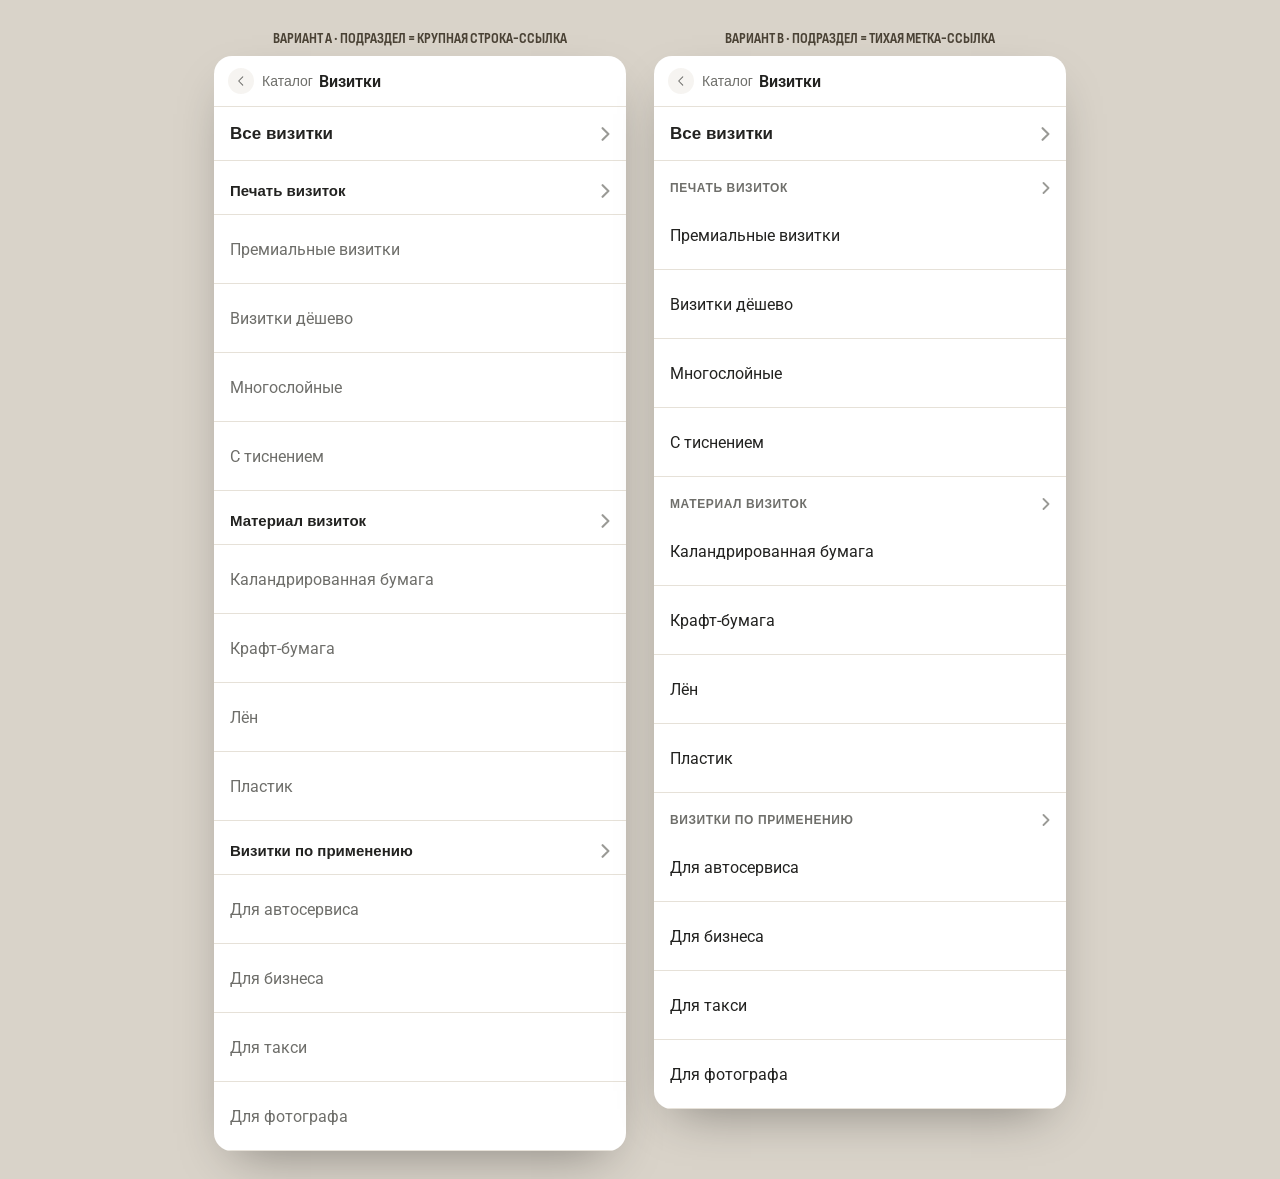
<file: prototypes/_sandbox-pane.html>
<!doctype html>
<html lang="ru">
<head>
<meta charset="utf-8">
<meta name="viewport" content="width=device-width, initial-scale=1">
<title>Песочница · Экран раздела (мобилка)</title>
<link rel="stylesheet" href="../assets/css/fonts.css">
<link rel="stylesheet" href="../assets/css/tokens.css">
<link rel="stylesheet" href="../assets/css/kit.css">
<style>
  body{margin:0;background:#d9d3c9;color:var(--text-primary);font-family:var(--font-body);
    display:flex;gap:28px;justify-content:center;align-items:flex-start;padding:28px;flex-wrap:wrap}
  .col{width:412px}
  .col > h3{font-family:var(--font-head);text-transform:uppercase;font-size:15px;color:#4a4235;margin:0 0 10px;text-align:center}
  .phone{background:var(--surface-page);border-radius:18px;overflow:hidden;box-shadow:0 20px 50px -20px rgba(0,0,0,.4)}

  /* шапка drawer (как в usluga) */
  .dhead{display:flex;align-items:center;gap:6px;padding:12px 14px;border-bottom:1px solid var(--border)}
  .dhead .bk{display:flex;align-items:center;gap:8px;background:none;border:none;color:var(--text-secondary);cursor:pointer;padding:0}
  .dhead .bk svg{width:26px;height:26px;padding:6px;border-radius:50%;background:var(--surface-on-light);box-sizing:border-box}
  .dhead .bk .bl{font-size:14px;font-weight:500}
  .dhead .tt{font-size:16px;font-weight:600;color:var(--text-primary)}

  .arr{margin-left:auto;flex-shrink:0;color:var(--text-tertiary);display:flex}
  .arr svg{width:9px;height:14px}

  /* строка-ссылка «весь раздел» (название раздела) */
  .sec-link{display:flex;align-items:center;gap:8px;width:100%;padding:15px 16px;min-height:54px;
    background:none;border:none;border-bottom:1px solid var(--border);text-align:left;cursor:pointer;
    font-size:17px;font-weight:600;color:var(--text-primary)}
  .sec-link:active{background:var(--surface-subtle)}

  /* строка-ссылка подраздела (кликабельный заголовок группы) */
  .sub-link{display:flex;align-items:center;gap:8px;width:100%;padding:13px 16px;min-height:48px;margin-top:6px;
    background:none;border:none;border-bottom:1px solid var(--border);text-align:left;cursor:pointer;
    font-size:15px;font-weight:600;color:var(--text-primary)}
  .sub-link:active{background:var(--surface-subtle)}

  /* товарные ссылки (листья) */
  .leaf{display:flex;align-items:center;gap:8px;padding:12px 16px 12px 16px;min-height:44px;
    font-size:16px;color:var(--text-secondary);text-decoration:none;border-bottom:1px solid var(--border)}
  .leaf:active{background:var(--surface-subtle)}
  ul{list-style:none;margin:0;padding:0}

  /* --- Вариант B: подраздел как тихая метка-ссылка (капсом, но кликабельная) --- */
  .b .sub-link{font-size:12px;font-weight:700;letter-spacing:.05em;text-transform:uppercase;color:var(--text-secondary);
    min-height:0;padding:16px 16px 6px;margin-top:4px;border-bottom:0}
  .b .sub-link .arr svg{width:8px;height:12px}
  .b .leaf{color:var(--text-primary)}
</style>
</head>
<body>
<script>
  const CHEV = '<span class="arr"><svg viewBox="0 0 7 12" fill="none"><path d="M1 1l5 5-5 5" stroke="currentColor" stroke-width="1.8" stroke-linecap="round" stroke-linejoin="round"/></svg></span>';
  const BACK = '<svg viewBox="0 0 24 24" fill="none"><path d="M15 5l-7 7 7 7" stroke="currentColor" stroke-width="1.8" stroke-linecap="round" stroke-linejoin="round"/></svg>';
  const SUBS = [
    ['Печать визиток', ['Премиальные визитки','Визитки дёшево','Многослойные','С тиснением']],
    ['Материал визиток', ['Каландрированная бумага','Крафт-бумага','Лён','Пластик']],
    ['Визитки по применению', ['Для автосервиса','Для бизнеса','Для такси','Для фотографа']],
  ];
  function pane(){
    return SUBS.map(s=>`<button class="sub-link">${s[0]}${CHEV}</button><ul>${s[1].map(p=>`<li><a class="leaf" href="#">${p}</a></li>`).join('')}</ul>`).join('');
  }
  function screen(variantClass){
    return `<div class="phone ${variantClass}">
      <div class="dhead"><button class="bk">${BACK}<span class="bl">Каталог</span></button><span class="tt">Визитки</span></div>
      <button class="sec-link">Все визитки${CHEV}</button>
      ${pane()}
    </div>`;
  }
  document.write(`
    <div class="col"><h3>Вариант A · подраздел = крупная строка-ссылка</h3>${screen('a')}</div>
    <div class="col"><h3>Вариант B · подраздел = тихая метка-ссылка</h3>${screen('b')}</div>
  `);
</script>
</body>
</html>
</file>
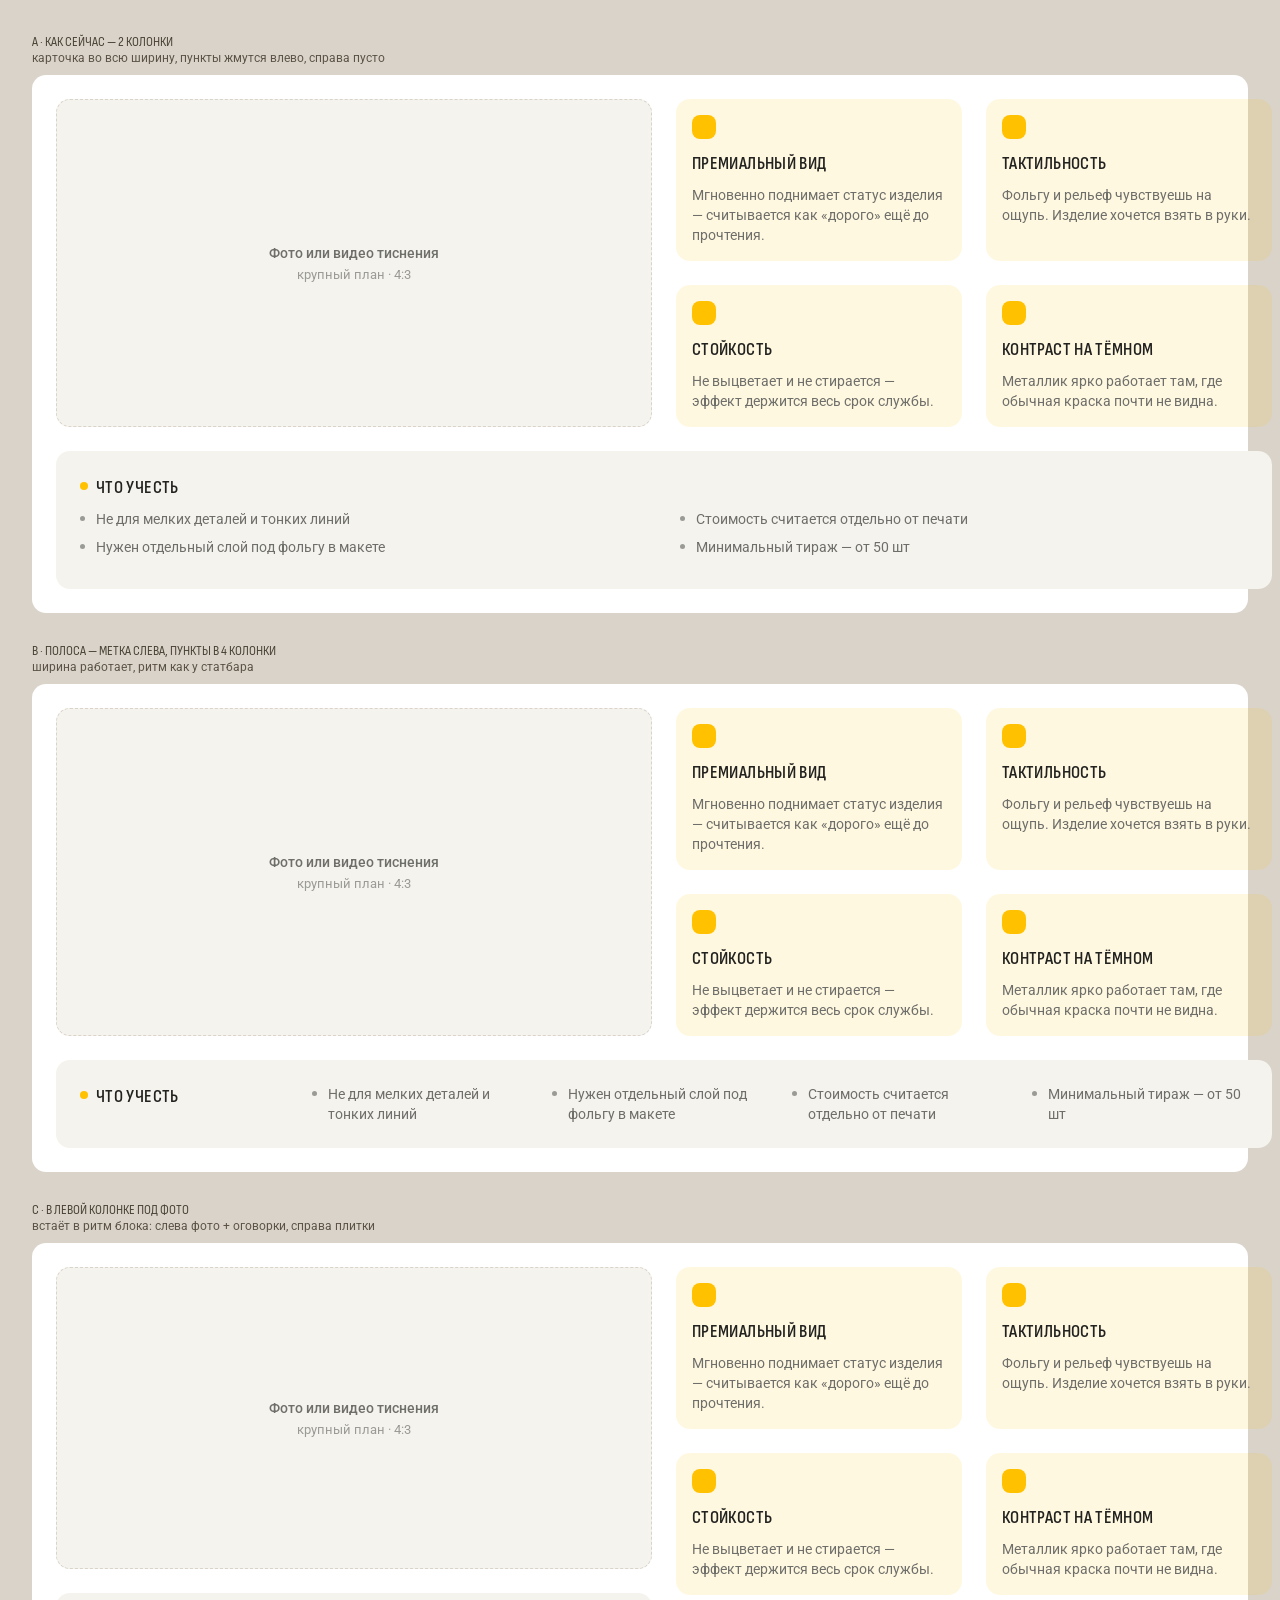
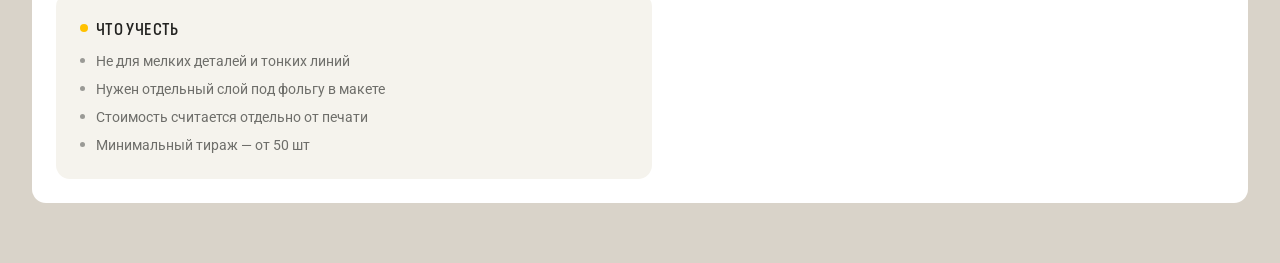
<file: prototypes/_sandbox-pm.html>
<!doctype html>
<html lang="ru">
<head>
<meta charset="utf-8">
<title>Песочница · «Что учесть» на десктопе</title>
<link rel="stylesheet" href="../assets/css/fonts.css">
<link rel="stylesheet" href="../assets/css/tokens.css">
<link rel="stylesheet" href="../assets/css/kit.css">
<style>
  body{margin:0;padding:32px;background:#d9d3c9;font-family:var(--font-body);color:var(--text-primary)}
  .lab{font-family:var(--font-head);text-transform:uppercase;font-size:14px;color:#4a4235;margin:0 0 2px}
  .hint{font-size:12px;color:#5c5346;margin:0 0 10px}
  .stage{background:var(--surface-page);border-radius:14px;padding:24px;margin-bottom:28px}
  .wrap{width:1216px;margin:0 auto}

  /* общая раскладка блока */
  .adv-grid{display:grid;grid-template-columns:1fr 1fr;gap:var(--sp-24);align-items:stretch}
  .adv-media{min-height:300px}
  .tiles{display:grid;grid-template-columns:1fr 1fr;gap:var(--sp-24)}
  .pm{margin-top:var(--sp-24)}
  .pm .card{padding:var(--sp-24)}
  .pm h4{display:flex;align-items:center;gap:var(--sp-8);margin-bottom:var(--sp-12)}
  .pm .badge{width:8px;height:8px;border-radius:50%;flex-shrink:0;background:var(--brand)}

  /* A · как сейчас: 2 колонки */
  .a .pm .mk-list{display:block;column-count:2;column-gap:var(--sp-32)}
  .a .pm .mk-list li{break-inside:avoid;margin-bottom:var(--sp-8)}

  /* B · полоса: метка слева, пункты в 4 колонки */
  .b .pm .card{display:grid;grid-template-columns:200px 1fr;gap:var(--sp-32);align-items:start}
  .b .pm h4{margin-bottom:0}
  .b .pm .mk-list{display:grid;grid-template-columns:repeat(4,1fr);gap:var(--sp-16) var(--sp-24)}

  /* C · в левой колонке под фото */
  .c .adv-grid{grid-template-areas:"media tiles" "note tiles";grid-template-rows:auto auto;align-items:start}
  .c .adv-media{grid-area:media}
  .c .tiles{grid-area:tiles;align-content:start}
  .c .pm{grid-area:note;margin-top:0}
  .c .pm .mk-list{display:flex;flex-direction:column;gap:var(--sp-8)}
</style>
</head>
<body>
<script>
  const NOTES = ['Не для мелких деталей и тонких линий','Нужен отдельный слой под фольгу в макете',
                 'Стоимость считается отдельно от печати','Минимальный тираж — от 50 шт'];
  const TILES = [['Премиальный вид','Мгновенно поднимает статус изделия — считывается как «дорого» ещё до прочтения.'],
                 ['Тактильность','Фольгу и рельеф чувствуешь на ощупь. Изделие хочется взять в руки.'],
                 ['Стойкость','Не выцветает и не стирается — эффект держится весь срок службы.'],
                 ['Контраст на тёмном','Металлик ярко работает там, где обычная краска почти не видна.']];
  const tiles = () => TILES.map(t=>`<div class="mk-tile"><span class="mk-tile__ico"></span><h3 class="mk-tile__title">${t[0]}</h3><p class="mk-tile__text">${t[1]}</p></div>`).join('');
  const note = () => `<div class="pm"><div class="card mk-card mk-card--gray">
      <h4 class="mk-h4"><span class="badge"></span>Что учесть</h4>
      <ul class="mk-list">${NOTES.map(n=>`<li>${n}</li>`).join('')}</ul></div></div>`;
  const stage = (cls, lab, hint, inGrid) => `
    <p class="lab">${lab}</p><p class="hint">${hint}</p>
    <div class="stage ${cls}"><div class="wrap">
      <div class="adv-grid">
        <div class="adv-media mk-ph"><b>Фото или видео тиснения</b><span>крупный план · 4:3</span></div>
        <div class="tiles">${tiles()}</div>
        ${inGrid ? note() : ''}
      </div>
      ${inGrid ? '' : note()}
    </div></div>`;
  document.write(
    stage('a','A · как сейчас — 2 колонки','карточка во всю ширину, пункты жмутся влево, справа пусто', false) +
    stage('b','B · полоса — метка слева, пункты в 4 колонки','ширина работает, ритм как у статбара', false) +
    stage('c','C · в левой колонке под фото','встаёт в ритм блока: слева фото + оговорки, справа плитки', true)
  );
</script>
</body>
</html>
</file>
<file: assets/css/fonts.css>
/* ============================================================
   MDMprint — шрифты
   Файлы в assets/fonts/. Заголовки — AttractiveCond, текст — Roboto.
   ============================================================ */
/* Roboto — variable (100–900), один файл на подмножество */
@font-face{
  font-family:'Roboto';
  src:url('../fonts/roboto/roboto-cyrillic.woff2') format('woff2');
  font-weight:100 900; font-style:normal; font-display:swap;
  unicode-range:U+0301, U+0400-045F, U+0490-0491, U+04B0-04B1, U+2116;
}
@font-face{
  font-family:'Roboto';
  src:url('../fonts/roboto/roboto-latin.woff2') format('woff2');
  font-weight:100 900; font-style:normal; font-display:swap;
  unicode-range:U+0000-00FF, U+0131, U+0152-0153, U+02BB-02BC, U+02C6, U+02DA, U+02DC, U+0304, U+0308, U+0329, U+2000-206F, U+20AC, U+2122, U+2191, U+2193, U+2212, U+2215, U+FEFF, U+FFFD;
}

@font-face{
  font-family:'AttractiveCond';
  src:url('../fonts/AttractiveCond-Bold.woff2') format('woff2');
  font-weight:700; font-style:normal; font-display:swap;
}
@font-face{
  font-family:'AttractiveCond';
  src:url('../fonts/AttractiveCond-SemiBold.woff2') format('woff2');
  font-weight:600; font-style:normal; font-display:swap;
}
@font-face{
  font-family:'AttractiveCond';
  src:url('../fonts/AttractiveCond-Regular.woff2') format('woff2');
  font-weight:400; font-style:normal; font-display:swap;
}
</file>
<file: assets/css/tokens.css>
/* ============================================================
   MDMprint — Design tokens (единый источник правды)
   Значения выверены по Figma «Layouts for mdmprint.ru v3».
   Бренд-жёлтый переопределён на фирменный #FFC100.
   ============================================================ */
:root{
  /* ---- Бренд ---- */
  --brand:            #FFC100;   /* фирменный жёлтый */
  --brand-hover:      #E6A800;   /* затемнение под hover/active */
  --brand-dark:       #CC9E00;
  --brand-text:       #A87D00;   /* бренд как цвет ТЕКСТА на светлом: #FFC100 даёт контраст 1.7:1 — нечитаемо */
  --brand-soft:       #FFF3CC;   /* мягкая плашка-заливка */
  --brand-soft-2:     #FFE9AE;   /* рамка/hover поверх --brand-soft */
  --brand-tint:       rgba(255,193,0,.12); /* акцент @ ~12% */
  --on-brand:         #222220;   /* текст на жёлтом */

  /* ---- Текст ---- */
  --text-primary:     #222220;
  --text-secondary:   #6e6e6a;
  --text-tertiary:    #9a9a96;
  --text-on-dark:     #ffffff;

  /* ---- Поверхности / линии ----
     ЕДИНАЯ ТЁПЛАЯ НЕЙТРАЛЬНАЯ ШКАЛА: все светлые нейтрали тёплые (беж/песок), холодного серого нет —
     гармонирует с тёплым брендом (#FFC100). Лайтнесс сохранён, тепло сдержанное (B ниже R на ~5–8). */
  --surface-page:     #ffffff;
  --surface-subtle:   #f6f5f0;   /* фон СЕКЦИИ (герой) — тёплый, самый светлый тон */
  --surface-gray:     #f5f3ed;   /* подложка КАРТОЧКИ и мелких плашек (бейдж, disabled) */
  --surface-gray-2:   #ebe8e1;   /* её hover/нажатое состояние */
  --surface-panel:    #f2f0ec;   /* тёплая панель-подложка группирующей колонки (рельса мегаменю, трэи) */
  --surface-card:     #ffffff;   /* белая плашка поверх нейтралей */
  --surface-dark:     #222220;
  --surface-dark-2:   #2b2b29;   /* панель/подложка на тёмном (топбар-меню) */
  --surface-dark-hover:#000;     /* hover тёмной кнопки: --surface-dark уже тёмный, нужен шаг вниз */
  --text-on-dark-2:   #c7c9cd;   /* приглушённый текст на тёмном */
  --border-on-dark:   rgba(255,255,255,.09);
  --border-on-dark-2: rgba(255,255,255,.35); /* заметная линия на тёмном: пунктир «можно нажать» */
  --surface-on-dark:  rgba(255,255,255,.10); /* плитка поверх тёмного (1.36:1 — видна, но тиха) */
  --surface-on-dark-2:rgba(255,255,255,.16); /* её hover */
  --surface-on-light: rgba(96,68,20,.06);    /* зеркало on-dark для светлого: тональная ТЁПЛАЯ заливка (soft-кнопки/чипы) */
  --surface-on-light-2:rgba(96,68,20,.11);   /* её hover */
  /* ---- Цвета внешних площадок (маркер источника отзыва) ----
     Единственные чужие бренд-цвета в системе: подменять их нельзя. */
  --src-yandex:       #fc3f1d;
  --src-2gis:         #19aa1e;

  /* ---- Метки типов сущностей (поиск по сайту) ----
     Категориальная палитра: различает вид результата, а не его статус.
     Услуга/страница метки не красят — им хватает нейтральной --surface-gray,
     раздел берёт бренд (--brand-text на --brand-soft). */
  --tag-article:      #3b6fb0;  --tag-article-bg: #edf3fb;
  --tag-portfolio:    #6b53b0;  --tag-portfolio-bg: #f1ecfb;
  --tag-news:         #357646;  --tag-news-bg: #e9f6ed;  /* затемнён: #3f8a52 давал 3.8:1 на своём фоне */
  --tag-section:      #856200;  /* «Раздел»: тёмный бренд-текст на --brand-soft (5:1); --brand-text давал 3.4:1 */

  --danger:           #e0483a;   /* ошибки валидации, обязательные поля */
  --success:          #2ea64f;   /* маркер «плюсы» */
  --border:           #e6e1d8;   /* тёплая граница (в единой шкале) */
  --border-strong:    #d9d3c9;

  /* ---- Радиусы ---- */
  --radius-inside:    4px;
  --radius-md:        8px;
  --radius-outside:   14px;
  --radius-pill:      999px;

  /* ---- Тень ---- */
  --shadow:           0 4px 22px rgba(0,0,0,.10);
  --shadow-lg:        0 24px 60px -24px rgba(0,0,0,.22);

  /* ---- Отступы (шкала Figma) ---- */
  --sp-2:2px; --sp-4:4px; --sp-6:6px; --sp-8:8px; --sp-10:10px;
  --sp-12:12px; --sp-14:14px; --sp-16:16px; --sp-18:18px; --sp-20:20px; --sp-24:24px; --sp-28:28px; --sp-32:32px;
  --sp-40:40px; --sp-48:48px; --sp-64:64px; --sp-80:80px;
  --section-y:        80px;   /* вертикальный отступ секции */
  /* ЗАЗОР МЕЖДУ КАРТОЧКАМИ (сетки и ленты). Токен, а не число по месту: правило «внешнее ≥
     внутреннего» держится только если зазор и поле контейнера меняются согласованно.
     На мобилке поле контейнера 16 — значит зазор обязан быть ≤ 16, иначе плитки стоят друг от
     друга дальше, чем от края экрана, и сетка рассыпается на отдельные объекты. Ставим 12.
     Ленты считают ширину карточки от этого же токена — иначе «2.2 в кадре» разъедется. */
  --gap-card:         var(--sp-24);

  /* ---- Раскладка ---- */
  --container:        1176px;  /* ширина контента (Figma: 1176 при 1440, поля 132) */
  --container-pad:    24px;    /* боковые поля на узких экранах */

  /* ---- Шрифты ---- */
  --font-head:        'AttractiveCond', 'PT Sans Narrow', -apple-system, 'Segoe UI', Arial, sans-serif;
  --font-body:        'Roboto', -apple-system, 'Segoe UI', Arial, sans-serif;

  /* ---- Типошкала: размер / интерлиньяж / трекинг ----
     Заголовки — AttractiveCond, КАПС; текст — Roboto.
     ВАЖНО: трекинг в Figma задан в ПРОЦЕНТАХ, не в px (H4 «2» = 2% = 0.36px при 18px).
     Поэтому здесь em, а не px — иначе буквы разряжены в 3–6 раз. */
  --t-display:        50px;  --t-display-lh:54px;  --t-display-ls:.01em;   /* 1%   */
  --t-h1:             40px;  --t-h1-lh:44px;       --t-h1-ls:.01em;        /* 1%   */
  --t-h2:             32px;  --t-h2-lh:44px;       --t-h2-ls:.015em;       /* 1.5% */
  --t-h3:             24px;  --t-h3-lh:28px;       --t-h3-ls:.02em;        /* 2%   */
  --t-h4:             18px;  --t-h4-lh:22px;       --t-h4-ls:.02em;        /* 2%   */
  --t-lead:           18px;  --t-lead-lh:27px;
  --t-body:           16px;  --t-body-lh:24px;
  --t-small:          14px;  --t-small-lh:20px;
  --t-caption:        13px;  --t-caption-lh:16px;
  /* Трекинг .04em, а не макетные 0.5%: при 12px 0.5% = 0.06px, то есть трекинга нет вовсе, а
     ступень --t-label живёт только капсом (теги карточек, .mk-eyebrow, подписи статбара). Капс
     набран из прописных, у которых боковые просветы рассчитаны на соседство со строчными, — без
     компенсации буквы слипаются, и тем заметнее, чем мельче кегль. 0.5% — недосмотр макета,
     а не решение: в Figma у той же ступени соседи стоят с нормальным трекингом. */
  --t-label:          12px;  --t-label-lh:16px;    --t-label-ls:.04em;
  /* Микро-подпись: длительность ролика, вес файла, лейблы групп, бейджи. Ступень существовала
     де-факто (кит набирал её числом 11 в трёх местах), но токена не было — значит на неё не
     распространялась ДС. Заведена по факту использования, а не придумана. */
  --t-micro:          11px;  --t-micro-lh:14px;    --t-micro-ls:.04em;
  /* Интерактивная строка и поле ввода: пункты меню, строки каталога, инпуты, заголовки строк
     чек-листа. Ступень существовала де-факто (11 мест числом 15), токена не было.
     Кегль совпадает с --t-button — это совпадение, а не синоним: у кнопки свой леадинг (16, под
     высоту 48) и свой вес. Держим врозь намеренно: иначе правка кнопки поехала бы по всему меню. */
  --t-ui:             15px;  --t-ui-lh:20px;
  --t-button:         15px;  --t-button-lh:16px;   --t-button-w:500;  /* Text/Button — Roboto Medium */
}

/* ---- Мобильная типошкала ----
   Переопределяем сами ступени, а не заводим вторые токены (--t-h1-m и т.п.): тогда всё, что
   набрано по ДС, съезжает на мобильную лестницу само, и в вёрстке не нужно дублировать правила
   под каждый брейкпоинт. Приём в проекте уже был — так на мобилке жил --t-lead; здесь он просто
   доведён до всей шкалы и убран из прототипа в ДС.
   Почему ступени именно такие: десктопная лестница 50/40/32/24/18 на 390px не работает — h1 в 40
   съедает пол-экрана, а h2 в 32 спорит с ним. Мобильная 40/34/24/18/16 сохраняет ЧЕТЫРЕ различимых
   уровня: раньше h3 и h4 на мобилке оба сваливались в 18 и различались только весом (700 против
   600) — этого мало, чтобы читалась иерархия.
   Текстовые ступени (body/small/caption/label/micro) НЕ трогаем: 16px — минимум, ниже которого
   iOS зумит поле ввода, а мера строки на мобилке чинится шириной контейнера, не кеглем. */
@media (max-width:1023px){
  :root{
    --t-display:      40px;  --t-display-lh:44px;
    --t-h1:           34px;  --t-h1-lh:38px;
    --t-h2:           24px;  --t-h2-lh:28px;
    --t-h3:           18px;  --t-h3-lh:22px;
    --t-h4:           16px;  --t-h4-lh:20px;
    --t-lead:         16px;  --t-lead-lh:24px;
    --gap-card:       var(--sp-12);   /* ≤ поля контейнера (16) — см. правило выше */
  }
}
</file>
<file: assets/css/kit.css>
/* ============================================================
   MDMprint — UI kit (компоненты на токенах из tokens.css)
   Подключать после tokens.css и fonts.css.
   ============================================================ */

/* ---- Иконка-стрелка ----
   Не токен, а ассет кита: SVG-маска, наследует цвет текста.
   Правила кита (.mk-chip, .mk-tilelink) на неё уже ссылались — определение жило в прототипе.
   .arr-ico — legacy-имя: за него держатся usluga.html, header-catalog.html, technology-template.html. */
:root{--arr:url("data:image/svg+xml,%3Csvg xmlns='http://www.w3.org/2000/svg' viewBox='0 0 16 16' fill='none' stroke='%23000' stroke-width='1.7' stroke-linecap='round' stroke-linejoin='round'%3E%3Cpath d='M2.5 8h10M9 4.5 12.5 8 9 11.5'/%3E%3C/svg%3E")}
.mk-arr,.arr-ico{display:inline-block;width:14px;height:14px;background:currentColor;
  -webkit-mask:var(--arr) center/contain no-repeat;mask:var(--arr) center/contain no-repeat;
  flex-shrink:0;transition:transform .15s}
@media (prefers-reduced-motion:reduce){.mk-arr,.arr-ico{transition:none}}

/* ---- Раскладка ---- */
.mk-container{width:min(100% - var(--container-pad) * 2, var(--container));margin-inline:auto}
.mk-section{padding:var(--section-y) 0}

/* ---- Только для скринридера: есть в дереве доступности, не занимает места ----
   clip-path вместо display:none — скрытое через display содержимое screen reader не читает. */
.mk-sr{position:absolute;width:1px;height:1px;margin:-1px;padding:0;overflow:hidden;
  clip-path:inset(50%);white-space:nowrap;border:0}

/* ---- Ссылка «к содержимому»: не видна, пока не получит фокус ---- */
.mk-skip{position:fixed;top:var(--sp-8);left:var(--sp-8);z-index:200;
  transform:translateY(calc(-100% - var(--sp-16)));
  padding:var(--sp-10) var(--sp-16);border-radius:var(--radius-md);
  background:var(--surface-dark);color:var(--text-on-dark);text-decoration:none;
  font-family:var(--font-body);font-size:var(--t-small);line-height:var(--t-small-lh);font-weight:500;
  transition:transform .15s}
.mk-skip:focus{transform:none;outline:2px solid var(--brand);outline-offset:2px}
@media (prefers-reduced-motion:reduce){.mk-skip{transition:none}}

/* ---- Типографика ---- */
.mk-display,.mk-h1,.mk-h2,.mk-h3,.mk-h4{
  font-family:var(--font-head);font-weight:700;text-transform:uppercase;color:var(--text-primary);margin:0}
.mk-display{font-size:var(--t-display);line-height:var(--t-display-lh);letter-spacing:var(--t-display-ls)}
.mk-h1{font-size:var(--t-h1);line-height:var(--t-h1-lh);letter-spacing:var(--t-h1-ls)}
.mk-h2{font-size:var(--t-h2);line-height:var(--t-h2-lh);letter-spacing:var(--t-h2-ls)}
.mk-h3{font-size:var(--t-h3);line-height:var(--t-h3-lh);letter-spacing:var(--t-h3-ls)}
.mk-h4{font-size:var(--t-h4);line-height:var(--t-h4-lh);letter-spacing:var(--t-h4-ls);font-weight:600}
.mk-lead{font-size:var(--t-lead);line-height:var(--t-lead-lh);color:var(--text-secondary)}
.mk-body{font-size:var(--t-body);line-height:var(--t-body-lh);color:var(--text-primary)}
.mk-small{font-size:var(--t-small);line-height:var(--t-small-lh)}
.mk-caption{font-size:var(--t-caption);line-height:var(--t-caption-lh);color:var(--text-secondary)}
.mk-label{font-size:var(--t-label);line-height:var(--t-label-lh);letter-spacing:var(--t-label-ls);
  text-transform:uppercase;font-weight:500;font-family:var(--font-body)}
.mk-eyebrow{display:inline-block;font-family:var(--font-body);font-size:var(--t-label);font-weight:500;
  line-height:var(--t-label-lh);letter-spacing:var(--t-label-ls);text-transform:uppercase;color:var(--brand-text)}

/* ---- Кнопки ------------------------------------------------
   Форма: скругление 8px (--radius-md) — единая для всего сайта.
          Пилюля была первым вариантом и проиграла: решение принято на странице услуги
          (там оно жило локальным оверрайдом) и теперь заведено сюда, в кит.
   Размеры: lg 48 (контент/hero) · md 36 (шапка) · sm 32 (топбар).
   Виды:    primary (жёлтая) · dark (чёрная) · ghost (белая с рамкой) · link (текст).
   Состояния: hover / active / focus-visible / disabled.
   Классы .is-hover, .is-active — только для витрины (buttons.html).
   ------------------------------------------------------------ */
.mk-btn{display:inline-flex;align-items:center;justify-content:center;gap:8px;
  height:48px;padding:0 24px;border-radius:var(--radius-md);
  font-family:var(--font-body);font-size:var(--t-button);font-weight:var(--t-button-w);line-height:var(--t-button-lh);
  cursor:pointer;border:1px solid transparent;
  transition:background .15s,border-color .15s,color .15s,opacity .15s;white-space:nowrap;text-decoration:none}
.mk-btn:focus-visible{outline:2px solid var(--brand-dark);outline-offset:2px}
/* СТРЕЛКА В КНОПКЕ (.mk-arr) = УХОД СО СТРАНИЦЫ, и только он.
   Со стрелкой: переход на другую страницу («Читать», «Смотреть», «Онлайн-калькулятор»).
   Без стрелки: действие на месте — открыть модалку, отправить форму, раскрыть каталог.
   Тег значения не имеет: «Оставить заявку» — это <a href="#">, но открывает модалку, значит
   стрелки нет. Правило не выдумано, а описывает уже сложившуюся практику страницы услуги
   (проверено по всем кнопкам разом); единственным исключением был калькулятор — исправлен.
   Смысл: стрелка предупреждает «сейчас уйдёшь отсюда», а не подчёркивает важность. */
/* disabled — плоский серый, а не прозрачность: полупрозрачный жёлтый читается как активная кнопка */
/* display:inline-flex перебивает [hidden] — возвращаем */
.mk-btn[hidden]{display:none}
.mk-btn:disabled,.mk-btn.is-disabled{background:var(--surface-gray);color:var(--text-tertiary);
  border-color:transparent;cursor:not-allowed;pointer-events:none}
.mk-btn--ghost:disabled,.mk-btn--ghost.is-disabled{background:transparent;border-color:var(--border)}
.mk-btn--link:disabled,.mk-btn--link.is-disabled{background:none;border-bottom-color:var(--border)}

.mk-btn--primary{background:var(--brand);color:var(--on-brand)}
.mk-btn--primary:hover,.mk-btn--primary.is-hover{background:var(--brand-hover)}
.mk-btn--primary:active,.mk-btn--primary.is-active{background:var(--brand-dark)}

.mk-btn--dark{background:var(--surface-dark);color:var(--text-on-dark)}
.mk-btn--dark:hover,.mk-btn--dark.is-hover{background:var(--surface-dark-hover)}
.mk-btn--dark:active,.mk-btn--dark.is-active{background:var(--surface-dark-2)}

.mk-btn--ghost{background:var(--surface-card);border-color:var(--border);color:var(--text-primary)}
.mk-btn--ghost:hover,.mk-btn--ghost.is-hover{border-color:var(--text-primary)}
.mk-btn--ghost:active,.mk-btn--ghost.is-active{background:var(--surface-subtle);border-color:var(--text-primary)}

/* ghost на тёмной поверхности (финальный CTA, тёмные карточки) */
.mk-btn--ghost-inverse{background:transparent;border-color:var(--border-on-dark);color:var(--text-on-dark)}
.mk-btn--ghost-inverse:hover,.mk-btn--ghost-inverse.is-hover{border-color:#fff}
.mk-btn--ghost-inverse:active,.mk-btn--ghost-inverse.is-active{background:rgba(255,255,255,.08);border-color:#fff}

/* soft — тональная (полупрозрачная) вторичная: заливка вместо контура, тише solid.
   ТОЛЬКО для тёмного фона: на тёмном светлая вуаль даёт видимый силуэт.
   Светлого близнеца (--soft) НЕТ намеренно: --surface-on-light поверх белого даёт #f5f4f1,
   а disabled-кнопка — #f5f3ed, то есть вторичная кнопка была неотличима от выключенной.
   Вторичная на светлом = .mk-btn--ghost (белая + рамка): контур и есть affordance. */
.mk-btn--soft-inverse{background:var(--surface-on-dark);color:var(--text-on-dark)}
.mk-btn--soft-inverse:hover,.mk-btn--soft-inverse.is-hover{background:var(--surface-on-dark-2)}
.mk-btn--soft-inverse:active,.mk-btn--soft-inverse.is-active{background:var(--surface-on-dark-2)}

/* inverse — белая сплошная на тёмном: яркая вторичная / промо-CTA (заполняет пробел ДС) */
.mk-btn--inverse{background:var(--surface-card);color:var(--text-primary)}
.mk-btn--inverse:hover,.mk-btn--inverse.is-hover{background:var(--surface-gray-2)}
.mk-btn--inverse:active,.mk-btn--inverse.is-active{background:var(--surface-gray-2)}

/* текстовая — для второстепенных действий («Заказать звонок») */
.mk-btn--link{height:auto;padding:0;background:none;border:none;color:var(--text-secondary);font-weight:400;
  border-bottom:1px dashed var(--border-strong);border-radius:0}
.mk-btn--link:hover,.mk-btn--link.is-hover{color:var(--text-primary);border-bottom-color:var(--text-primary)}

.mk-btn--md{height:36px;padding:0 16px;font-size:13px}
.mk-btn--sm{height:32px;padding:0 16px;font-size:13px}

/* только иконка — квадрат по высоте размера */
.mk-btn--icon{padding:0;width:48px}
.mk-btn--icon.mk-btn--md{width:36px}
.mk-btn--icon.mk-btn--sm{width:32px}
.mk-btn svg{width:16px;height:16px;flex-shrink:0}

/* бейдж внутри кнопки («−5%») */
.mk-btn__badge{background:var(--brand);color:var(--on-brand);font-size:var(--t-micro);font-weight:700;
  padding:2px 6px;border-radius:var(--radius-inside);line-height:1.2}

/* ---- Бейдж — компактный акцент-ярлык (статус/скидка). Одна форма (radius-inside), цвет под фон.
   default — жёлтый (Хит/скидка), --dark — тёмный (Новое), --soft — светлый с рамкой,
   --lg — крупнее (промо), --inline — прилипает к слову после текста. ---- */
.mk-badge{display:inline-flex;align-items:center;gap:5px;font-family:var(--font-body);
  font-size:9px;font-weight:800;line-height:1;letter-spacing:.4px;text-transform:uppercase;
  padding:3px 6px;border-radius:var(--radius-inside);white-space:nowrap;
  background:var(--brand);color:var(--on-brand)}
.mk-badge--dark{background:var(--text-primary);color:var(--text-on-dark)}
.mk-badge--soft{background:var(--surface-card);color:var(--text-primary);border:1px solid var(--brand-soft-2)}
.mk-badge--lg{font-size:var(--t-label);font-weight:700;letter-spacing:var(--t-label-ls);padding:4px 9px}
.mk-badge--inline{margin-left:6px;vertical-align:1px}

/* ---- Карточка ---- */
.mk-card{background:var(--surface-card);border:1px solid var(--border);border-radius:var(--radius-outside)}
.mk-card--subtle{background:var(--surface-subtle);border:none}
.mk-card--gray{background:var(--surface-gray);border:none}
.mk-card--dark{background:var(--surface-dark);color:var(--text-on-dark);border:none}
/* заголовки на тёмной карточке наследуют её цвет */
.mk-card--dark .mk-h1,.mk-card--dark .mk-h2,.mk-card--dark .mk-h3,.mk-card--dark .mk-h4{color:inherit}

/* ---- Полоса доверия (цифра + подпись) ----
   Белая полоса во всю ширину, контейнер внутри, разделители — линии на всю высоту. */
.mk-statbar{background:var(--surface-card);border-top:1px solid var(--border);border-bottom:1px solid var(--border)}
.mk-statbar__row{display:grid;grid-template-columns:repeat(4,1fr)}
.mk-statbar__item{display:flex;flex-direction:column;gap:var(--sp-4);padding:var(--sp-32) var(--sp-24);min-width:0}
.mk-statbar__item + .mk-statbar__item{border-left:1px solid var(--border)}
.mk-statbar__item:first-child{padding-left:0}
.mk-statbar__item:last-child{padding-right:0}
.mk-statbar__value{font-family:var(--font-head);font-weight:700;text-transform:uppercase;color:var(--text-primary);
  font-size:var(--t-h1);line-height:var(--t-h1-lh);letter-spacing:var(--t-h1-ls)}
.mk-statbar__label{font-family:var(--font-body);font-weight:400;color:var(--text-secondary);
  font-size:var(--t-small);line-height:var(--t-small-lh)}

/* ---- Чек-лист (буллеты «✓ …») ---- */
.mk-checklist{list-style:none;margin:0;padding:0;display:flex;flex-direction:column;gap:var(--sp-8)}
.mk-checklist li{display:flex;gap:var(--sp-10);align-items:flex-start;
  font-family:var(--font-body);font-size:var(--t-body);line-height:var(--t-small-lh);color:var(--text-primary)}
.mk-checklist li::before{content:"✓";color:var(--brand-text);font-weight:700;line-height:inherit;flex-shrink:0}

/* ---- Плитка преимущества (иконка + заголовок + текст) ---- */
.mk-tile{display:flex;flex-direction:column;gap:var(--sp-12);align-items:flex-start;
  background:var(--brand-tint);border-radius:var(--radius-outside);padding:var(--sp-16)}
.mk-tile__ico{width:24px;height:24px;border-radius:var(--radius-md);background:var(--brand);flex-shrink:0;
  display:flex;align-items:center;justify-content:center;color:var(--on-brand)}
.mk-tile__title{font-family:var(--font-head);font-weight:600;text-transform:uppercase;color:var(--text-primary);
  font-size:var(--t-h4);line-height:var(--t-h4-lh);letter-spacing:var(--t-h4-ls);margin:0}
.mk-tile__text{font-family:var(--font-body);color:var(--text-secondary);
  font-size:var(--t-small);line-height:var(--t-small-lh);margin:0}

/* ---- Прайс-лист ----
   Ряд белых плашек с переносом. В каждой: услуга, срок, цена.
   Радиус плашки меньше радиуса карточки-родителя (вложенный радиус). */
.mk-pricelist{display:flex;flex-wrap:wrap;gap:var(--sp-16);width:100%}
/* Ритм задают margin, а не gap: карточка распадается на ДВЕ группы — «что и когда» и «сколько».
   Внутри группы 2–6px, между группами 16. Без этого четыре строки читались как четыре
   равнозначные, и было неясно, что срок относится к названию, а расшифровка — к цене. */
.mk-pcard{flex:1 1 200px;min-width:0;display:flex;flex-direction:column;gap:0;
  background:var(--surface-card);border-radius:var(--radius-md);padding:var(--sp-16)}
.mk-pcard__name{font-family:var(--font-body);font-size:var(--t-small);line-height:var(--t-small-lh);
  color:var(--text-primary)}
/* Срок — плашкой: он и расшифровка цены оба мелкий серый, и стояли по разные стороны от цены,
   различаясь только местом. Плашка разводит их оформлением. align-self:flex-start обязателен —
   иначе фон растянется на всю ширину колонки и станет полосой, а не плашкой. */
.mk-pcard__term{font-family:var(--font-body);font-size:var(--t-caption);line-height:var(--t-caption-lh);
  color:var(--text-secondary);align-self:flex-start;background:var(--surface-on-light);
  border-radius:var(--radius-inside);padding:2px var(--sp-8);margin:var(--sp-6) 0 var(--sp-16)}
.mk-pcard__val{font-family:var(--font-head);font-weight:700;text-transform:uppercase;color:var(--text-primary);
  font-size:var(--t-h4);line-height:var(--t-h4-lh);letter-spacing:var(--t-h4-ls);margin-top:0}
/* Расшифровка под ценой: тираж и цена за штуку. Главная цифра — стоимость минимального ЗАКАЗА
   (по ней клиент понимает порог входа), цена за штуку — вторым планом, для сравнения тиражей. */
.mk-pcard__unit{font-family:var(--font-body);font-size:var(--t-caption);line-height:var(--t-caption-lh);
  color:var(--text-secondary);margin-top:2px}

/* ---- Лента с горизонтальной прокруткой ----
   Нативный скролл + snap. Стрелки — вспомогательные: трекпад/колесо работают и без них.
   --item-w задаёт, сколько карточек влезает в кадр. */
.mk-scroller{position:relative}
.mk-scroller__track{display:flex;gap:var(--gap-card);overflow-x:auto;scroll-snap-type:x mandatory;
  scroll-behavior:smooth;scrollbar-width:none;-ms-overflow-style:none}
.mk-scroller__track::-webkit-scrollbar{display:none}
/* прокручиваемая область обязана принимать фокус: без стрелок мыши до неё не добраться с клавиатуры */
.mk-scroller__track:focus-visible{outline:2px solid var(--brand-dark);outline-offset:4px;border-radius:var(--radius-md)}
.mk-scroller__track > *{flex:0 0 var(--item-w);scroll-snap-align:start}
.mk-scroller__nav{position:absolute;top:var(--nav-top,50%);transform:translateY(-50%);z-index:2;
  display:flex;align-items:center;justify-content:center;width:40px;height:40px;padding:0;
  background:var(--surface-card);border:1px solid var(--border);border-radius:var(--radius-pill);
  color:var(--text-primary);cursor:pointer;box-shadow:var(--shadow);
  opacity:0;transition:opacity .2s,background .15s}
.mk-scroller:hover .mk-scroller__nav,.mk-scroller:focus-within .mk-scroller__nav{opacity:1}
.mk-scroller__nav:hover{background:var(--surface-subtle)}
.mk-scroller__nav:disabled{opacity:0!important;pointer-events:none}
.mk-scroller__nav--prev{left:-20px}
.mk-scroller__nav--next{right:-20px}
.mk-scroller__nav svg{width:18px;height:18px;display:block}
@media (prefers-reduced-motion:reduce){.mk-scroller__track{scroll-behavior:auto}}

/* ---- Медиа-карточка (фото 4:3 + тег + заголовок + текст) ----
   Виды, статьи, продукты, портфолио — один компонент. */
.mk-mcard{--mcard-aspect:4/3;display:flex;flex-direction:column;background:var(--surface-gray);
  border-radius:var(--radius-outside);overflow:hidden;text-align:left}
.mk-mcard--story{--mcard-aspect:9/16}
/* фон НЕ задаём: сквозь прозрачные PNG должна просвечивать подложка карточки,
   иначе при hover темнеет только тело. Для --bare подложки нет — фон там свой. */
.mk-mcard__media{aspect-ratio:var(--mcard-aspect);position:relative;overflow:hidden}
.mk-mcard__media img{width:100%;height:100%;object-fit:cover;display:block}
/* фото снято на белом фоне — вычитаем подложку. НЕ применять к PNG с прозрачностью:
   у прозрачных пикселей RGB=0 и darken зальёт их чёрным. */
.mk-mcard--knockout .mk-mcard__media img{mix-blend-mode:darken}

/* видео: play по центру + длительность в углу */
.mk-mcard__play{position:absolute;left:50%;top:50%;transform:translate(-50%,-50%);
  width:48px;height:48px;color:var(--brand);pointer-events:none;transition:transform .2s}
.mk-mcard__play svg{width:100%;height:100%;display:block}
.mk-mcard--video:hover .mk-mcard__play{transform:translate(-50%,-50%) scale(1.08)}
.mk-mcard__dur{position:absolute;right:var(--sp-8);bottom:var(--sp-8);
  background:rgba(34,34,32,.72);color:var(--text-on-dark);border-radius:var(--radius-inside);
  padding:2px 6px;font-family:var(--font-body);font-size:var(--t-micro);font-weight:500;line-height:var(--t-micro-lh)}

/* без подложки: только медиа со скруглением, текст прямо на фоне секции */
.mk-mcard--bare{background:none;border-radius:0;overflow:visible}
.mk-mcard--bare .mk-mcard__media{border-radius:var(--radius-outside);background:var(--surface-gray)}
.mk-mcard--bare .mk-mcard__body{padding:var(--sp-12) 0 0}

/* кликабельная карточка: приподнимается, с подложкой — ещё и темнеет фон */
.mk-mcard--link{border:none;padding:0;cursor:pointer;font:inherit;
  transition:background .15s,transform .2s}
@media (hover:hover){
  .mk-mcard--link:hover{background:var(--surface-gray-2);transform:translateY(-2px)}
  .mk-mcard--bare.mk-mcard--link:hover{background:none}
}
/* тач: у --bare подложки нет, красить нечего — отклик даёт лёгкое приглушение самого кадра */
.mk-mcard--link:active{background:var(--surface-gray-2)}
.mk-mcard--bare.mk-mcard--link:active{background:none;opacity:.85}
.mk-mcard--link:focus-visible{outline:2px solid var(--brand-dark);outline-offset:3px}
@media (prefers-reduced-motion:reduce){.mk-mcard--link{transition:none}
  .mk-mcard--link:hover{transform:none}}
/* Тело плитки — 16 со всех сторон. Было 16/20/20: асимметрия ниоткуда, из-за неё подпись
   стояла не на той же сетке, что кадр над ней. */
.mk-mcard__body{display:flex;flex-direction:column;gap:var(--sp-8);padding:var(--sp-16)}
.mk-mcard__tag{font-family:var(--font-body);font-weight:500;text-transform:uppercase;color:var(--brand-text);
  font-size:var(--t-label);line-height:var(--t-label-lh);letter-spacing:var(--t-label-ls)}
/* Заголовок карточки.
   По умолчанию НАБОРНЫЙ (Text/Body Strong) — уникальный текст, который читают: имя работы, статьи.
   Модификатор --label — фирменный капс для ярлыков из закрытого списка: продукт, вид тиснения.
   Ярлык скользят взглядом и опознают, уникальное — читают; капс замедляет чтение. */
/* Леадинг 20, а не --t-body-lh (24): 1.5 — интерлиньяж СПЛОШНОГО текста, рассчитанный на длинные
   строки. Заголовок карточки — одна-две строки в 150–280px, и от прозаического леадинга подпись
   расползается: строки уходят дальше друг от друга, чем от кадра. */
.mk-mcard__title{font-family:var(--font-body);font-weight:600;color:var(--text-primary);
  font-size:var(--t-body);line-height:20px;margin:0}
.mk-mcard__title--label{font-family:var(--font-head);text-transform:uppercase;
  font-size:var(--t-h4);line-height:var(--t-h4-lh);letter-spacing:var(--t-h4-ls)}
.mk-mcard__text{font-family:var(--font-body);color:var(--text-secondary);
  font-size:var(--t-small);line-height:var(--t-small-lh);margin:0}

/* ---- Отзыв ----
   Рамку/фон/радиус даёт .mk-card — здесь только внутренняя раскладка.
   Источник обязателен: отзывы приходят из Яндекс.Карт и 2ГИС (виджет SmartWidgets),
   плюс собственные с сайта. Все три вида — один поток, различаются бейджем. */
/* Паддинг по ЛЕСТНИЦЕ (см. DESIGN_SYSTEM §4): крупная карточка — 24. Было 28 — число вне
   лестницы, из-за него отзыв дышал иначе, чем соседняя форма (24). */
.mk-review{display:flex;flex-direction:column;gap:var(--sp-16);padding:var(--sp-24)}
.mk-review__head{display:flex;align-items:center;justify-content:space-between;gap:var(--sp-12)}
.mk-review__stars{color:var(--brand);font-size:var(--t-body);line-height:var(--t-body-lh);letter-spacing:.08em}

/* бейдж источника */
.mk-review__source{display:inline-flex;align-items:center;gap:var(--sp-6);flex-shrink:0;
  font-family:var(--font-body);font-size:var(--t-label);line-height:var(--t-label-lh);
  color:var(--text-tertiary);text-decoration:none}
@media (hover:hover){.mk-review__source:hover{color:var(--text-secondary)}}
.mk-review__source:active{color:var(--text-secondary)}
.mk-review__source::before{content:"";width:6px;height:6px;border-radius:50%;background:var(--text-tertiary)}
.mk-review__source--yandex::before{background:var(--src-yandex)}
.mk-review__source--2gis::before{background:var(--src-2gis)}
.mk-review__source--site::before{background:var(--brand)}

/* карточка отзыва в карусели: одинаковая высота (align-items:stretch у ленты), автор прижат вниз.
   Длинный отзыв скроллится ВНУТРИ карточки (max-height задаёт страница). «Читать полностью» и
   «Ответ типографии» убраны — ответов не будет. Каветка: вложенный вертикальный скролл в
   горизонтальной ленте перехватывает колесо мыши/трекпада, пока текст не долистан — осознанный компромисс. */
.mk-review__text{overflow-y:auto;
  font-family:var(--font-body);font-size:var(--t-lead);line-height:var(--t-lead-lh);
  color:var(--text-primary);margin:0}
/* автор: аватар (фото или круг с инициалами) + имя/подпись справа */
.mk-review__author{margin-top:auto;display:flex;align-items:center;gap:var(--sp-12)}
.mk-review__avatar{flex-shrink:0;width:40px;height:40px;border-radius:50%;overflow:hidden;
  display:flex;align-items:center;justify-content:center;
  background:var(--surface-gray);color:var(--text-secondary);
  font-family:var(--font-body);font-weight:600;font-size:var(--t-small);
  line-height:1;text-transform:uppercase;letter-spacing:.02em}
.mk-review__avatar img{width:100%;height:100%;object-fit:cover}
.mk-review__who{display:flex;flex-direction:column;gap:var(--sp-2);min-width:0}
.mk-review__name{font-family:var(--font-body);font-weight:600;
  font-size:var(--t-body);line-height:var(--t-body-lh);color:var(--text-primary)}
.mk-review__role{font-family:var(--font-body);font-size:var(--t-small);line-height:var(--t-small-lh);
  color:var(--text-tertiary)}

/* ---- Плитка-ссылка (горизонтальная) ----
   Для технологий/материалов: миниатюра + название + пояснение + стрелка.
   Отличается формой от вертикальной .mk-mcard: продукт — витрина, технология — навигация. */
.mk-tilelink{display:flex;align-items:center;gap:var(--sp-16);text-decoration:none;
  background:var(--surface-gray);border-radius:var(--radius-outside);overflow:hidden;
  transition:background .15s,transform .2s}
@media (hover:hover){.mk-tilelink:hover{background:var(--surface-gray-2);transform:translateY(-2px)}}
.mk-tilelink:active{background:var(--surface-gray-2)}
.mk-tilelink:focus-visible{outline:2px solid var(--brand-dark);outline-offset:2px}
/* картинка вплотную к краям плитки: тянется на всю высоту слева, левые углы клипует сама плитка (overflow:hidden) */
.mk-tilelink__media{flex-shrink:0;width:140px;align-self:stretch;
  overflow:hidden;background:var(--surface-card);border-right:1px solid var(--border)}
.mk-tilelink__media img{width:100%;height:100%;object-fit:cover;display:block}
.mk-tilelink__txt{flex:1;min-width:0;display:flex;flex-direction:column;justify-content:center;gap:2px;padding-block:var(--sp-24)}
.mk-tilelink__title{font-family:var(--font-body);font-weight:600;
  font-size:var(--t-body);line-height:var(--t-body-lh);color:var(--text-primary)}
.mk-tilelink__note{font-family:var(--font-body);font-size:var(--t-caption);line-height:1.45;
  color:var(--text-secondary);overflow:hidden;text-overflow:ellipsis;white-space:nowrap}
.mk-tilelink .arr-ico{flex-shrink:0;margin-right:var(--sp-12);color:var(--text-tertiary);transition:transform .15s}
@media (hover:hover){.mk-tilelink:hover .arr-ico{transform:translateX(2px)}}
@media (prefers-reduced-motion:reduce){.mk-tilelink,.mk-tilelink .arr-ico{transition:none}
  .mk-tilelink:hover{transform:none} .mk-tilelink:hover .arr-ico{transform:none}}

/* ---- Аккордеон (FAQ) ----
   Маркер «+» поворотом на 45° превращается в «×» — один символ на оба состояния. */
.mk-acc{border-bottom:1px solid var(--border)}
.mk-acc__q{display:flex;align-items:center;gap:var(--sp-16);cursor:pointer;list-style:none;
  padding:var(--sp-20) 0;
  font-family:var(--font-body);font-size:var(--t-body);line-height:var(--t-body-lh);
  font-weight:600;color:var(--text-primary)}
.mk-acc__q::-webkit-details-marker{display:none}
/* Маркер +/× в тональном КРУЖКЕ. Круг, а не квадрат правила форм: форма несёт аффорданс —
   округлость роднит элемент с кнопкой («нажимается»), квадрат читается как статичный контейнер.
   Правило форм действует на НЕинтерактивные плашки (шапки карточек, галочки, бейджи),
   а контролы круглые: этот маркер и стрелки скроллера. */
.mk-acc__q::after{content:"+";flex-shrink:0;margin-left:auto;
  width:26px;height:26px;border-radius:50%;
  display:flex;align-items:center;justify-content:center;
  background:var(--surface-on-light);color:var(--text-secondary);
  font-size:19px;font-weight:400;line-height:1;
  transition:background .15s,color .15s,transform .2s}
@media (hover:hover){.mk-acc__q:hover::after{background:var(--surface-on-light-2);color:var(--text-primary)}}
.mk-acc__q:active::after{background:var(--surface-on-light-2);color:var(--text-primary)}
.mk-acc[open] .mk-acc__q::after{transform:rotate(45deg)}
/* открытый вопрос — ближе к своему ответу: гасим нижний отступ summary; закрытый ритм 20/20 не трогаем */
.mk-acc[open] .mk-acc__q{padding-bottom:var(--sp-10)}
.mk-acc__q:focus-visible{outline:2px solid var(--brand-dark);outline-offset:-2px}
.mk-acc__a{padding-bottom:var(--sp-20);max-width:72ch;
  font-family:var(--font-body);font-size:var(--t-body);line-height:var(--t-body-lh);color:var(--text-secondary)}
/* карточный вариант: обводка + скругление (для коротких списков / одиночных блоков) */
.mk-acclist--card{display:flex;flex-direction:column;gap:var(--sp-8)}
/* Поля — на СОДЕРЖИМОМ, а не на карточке: с padding у .mk-acc--card summary оказывался на 40px
   уже карточки, и её левая с правой полосы не переключали аккордеон (замер: тап в 4px от края
   попадал в <details>, мимо цели). Теперь summary тянется во всю карточку — вся шапка тач-зона. */
/* Тёплый фон БЕЗ обводки — тот же язык, что у формы рядом; отклик даёт фон, а не бордер.
   Белая плашка с рамкой была первым вариантом: пять таких «коробок» подряд читались как пять
   отдельных объектов, а не как один список. */
/* border:1px transparent, а не none: обводка держит геометрию (без неё карточка ниже на 2px) и
   оставляет крючок, если фокус/ошибка когда-нибудь захотят контур. */
.mk-acc--card{border:1px solid transparent;border-radius:var(--radius-outside);
  background:var(--surface-subtle);transition:background .15s}
@media (hover:hover){.mk-acc--card:hover{background:var(--surface-gray)}}
.mk-acc--card:active{background:var(--surface-gray)}
/* Поля целиком, а не только боковые: у карточки свой вертикальный ритм 16/8, базовые 20/20
   рассчитаны на линейный список без плашки. */
.mk-acc--card > .mk-acc__q{padding:var(--sp-16) var(--sp-20)}
.mk-acc--card[open] > .mk-acc__q{padding-bottom:var(--sp-8)}
.mk-acc--card > .mk-acc__a{padding-inline:var(--sp-20)}
@media (prefers-reduced-motion:reduce){.mk-acc__q::after{transition:none}
  .mk-acc--card{transition:none}}

/* ---- Строка файла ----
   Вся строка — ссылка: цель для клика во всю ширину, а не слово «Скачать».
   Иконка справа — аффорданс, загорается брендом при наведении на строку. */
.mk-filerow{display:flex;align-items:center;gap:var(--sp-12);text-decoration:none;
  background:var(--surface-card);border:1px solid transparent;border-radius:var(--radius-md);
  padding:var(--sp-12);transition:border-color .15s}   /* строка — 12; было 10/12 вне лестницы */
@media (hover:hover){.mk-filerow:hover{border-color:var(--border-strong)}}
.mk-filerow:active{border-color:var(--border-strong);background:var(--surface-subtle)}
.mk-filerow:focus-visible{outline:2px solid var(--brand-dark);outline-offset:2px}
.mk-filerow__txt{flex:1;min-width:0;display:flex;flex-direction:column;gap:1px}
.mk-filerow__name{font-family:var(--font-body);font-size:var(--t-small);line-height:var(--t-small-lh);
  color:var(--text-primary);overflow:hidden;text-overflow:ellipsis;white-space:nowrap}
.mk-filerow__meta{font-family:var(--font-body);font-size:var(--t-micro);line-height:var(--t-micro-lh);color:var(--text-tertiary);
  text-transform:uppercase;letter-spacing:var(--t-micro-ls)}
.mk-filerow__ico{flex-shrink:0;display:flex;align-items:center;justify-content:center;
  width:32px;height:32px;border-radius:var(--radius-md);
  border:1px solid var(--border);background:var(--surface-card);color:var(--text-secondary);
  transition:background .15s,color .15s,border-color .15s}
@media (hover:hover){.mk-filerow:hover .mk-filerow__ico{background:var(--brand);border-color:var(--brand);color:var(--on-brand)}}
.mk-filerow:active .mk-filerow__ico{background:var(--brand);border-color:var(--brand);color:var(--on-brand)}
.mk-filerow__ico svg{width:16px;height:16px;display:block}

/* ---- Список требований (галочка + заголовок + пояснение) ----
   Белые плашки на серой карточке — тот же язык, что у прайс-листа.
   СТАТИЧНЫЙ: галочка здесь маркер, а не чекбокс. Интерактивный вариант (чекбоксы + строка
   прогресса «отмечено 3 из 6») был написан и отвергнут: страница только перечисляет требования,
   отмечать их некому и незачем — макет всё равно проверяет препресс. Обводка прозрачная в покое,
   hover нет: кликать не по чему (правило белых плашек, см. DESIGN_SYSTEM §5). */
.mk-reqlist{display:flex;flex-direction:column;gap:var(--sp-8)}
.mk-reqlist__item{display:flex;gap:var(--sp-14);align-items:flex-start;
  background:var(--surface-card);border:1px solid transparent;border-radius:var(--radius-md);
  padding:var(--sp-14) var(--sp-16)}
.mk-reqlist__ic{width:22px;height:22px;flex-shrink:0;margin-top:1px;border-radius:var(--radius-inside);
  background:var(--surface-on-light);color:var(--success);display:flex;align-items:center;justify-content:center}
.mk-reqlist__ic svg{width:13px;height:13px}
.mk-reqlist__txt{display:flex;flex-direction:column;gap:3px;min-width:0}
.mk-reqlist__title{font-family:var(--font-body);font-weight:500;
  font-size:var(--t-ui);line-height:var(--t-ui-lh);color:var(--text-primary)}
.mk-reqlist__note{font-family:var(--font-body);font-size:var(--t-caption);line-height:1.45;color:var(--text-secondary)}
/* На узком экране плашки схлопываются в сплошной список с линиями от края до края — это делает
   страница (приём общий с ценами, статбаром и подшапкой, он завязан на поля контейнера). */

/* ---- Чекбокс ---- */
.mk-check{appearance:none;-webkit-appearance:none;margin:0;flex-shrink:0;
  width:22px;height:22px;border:1px solid var(--border-strong);border-radius:var(--radius-inside);
  background:var(--surface-card);cursor:pointer;position:relative;
  transition:background .15s,border-color .15s}
.mk-check:hover{border-color:var(--text-primary)}
.mk-check:checked{background:var(--brand);border-color:var(--brand)}
.mk-check:checked::after{content:"";position:absolute;left:50%;top:46%;
  width:10px;height:5px;transform:translate(-50%,-50%) rotate(-45deg);
  border-left:2px solid var(--on-brand);border-bottom:2px solid var(--on-brand)}
.mk-check:focus-visible{outline:2px solid var(--brand-dark);outline-offset:2px}
/* мелкий вариант — строки согласий (12px набор): базовые 22px давят мелкий текст */
.mk-check--sm{width:18px;height:18px}
.mk-check--sm:checked::after{width:8px;height:4px}

/* ---- Таблица «ключ — значение» ---- */
.mk-kv{display:flex;flex-direction:column;gap:var(--sp-8)}
.mk-kv__row{display:grid;grid-template-columns:1fr auto;gap:var(--sp-16);align-items:baseline;
  background:var(--surface-card);border-radius:var(--radius-md);padding:var(--sp-12) var(--sp-16)}
.mk-kv__k{font-family:var(--font-body);font-size:var(--t-small);line-height:var(--t-small-lh);color:var(--text-secondary)}
.mk-kv__v{font-family:var(--font-body);font-weight:500;font-size:var(--t-small);line-height:var(--t-small-lh);
  color:var(--text-primary);text-align:right}

/* ---- Маркированный список (точка) ---- */
.mk-list{list-style:none;margin:0;padding:0;display:flex;flex-direction:column;gap:var(--sp-8)}
.mk-list li{position:relative;padding-left:var(--sp-16);
  font-family:var(--font-body);font-size:var(--t-small);line-height:var(--t-small-lh);color:var(--text-secondary)}
.mk-list li::before{content:"";position:absolute;left:0;top:7px;width:5px;height:5px;border-radius:50%;
  background:var(--text-tertiary)}

/* ---- Плейсхолдер медиа (только прототип) ---- */
.mk-ph{display:flex;flex-direction:column;align-items:center;justify-content:center;gap:var(--sp-6);
  background:var(--surface-gray);border:1px dashed var(--border-strong);border-radius:var(--radius-outside);
  color:var(--text-tertiary);font-size:var(--t-caption);text-align:center}
.mk-ph b{font-size:var(--t-small);font-weight:500;color:var(--text-secondary)}

/* ---- Чип ---- */
/* Форма — та же 8px, что у кнопок и полей: одна форма плашек на весь сайт, без исключений. */
.mk-chip{display:inline-flex;align-items:center;gap:var(--sp-10);border:1px solid var(--border-strong);
  border-radius:var(--radius-md);padding:var(--sp-12) var(--sp-20);
  font-family:var(--font-body);font-size:var(--t-small);line-height:var(--t-small-lh);font-weight:500;
  color:var(--text-primary);transition:border-color .15s,background .15s;cursor:pointer;text-decoration:none}
.mk-chip:hover{border-color:var(--text-primary);background:var(--surface-subtle)}
.mk-chip:focus-visible{outline:2px solid var(--brand-dark);outline-offset:2px}
.mk-chip .arr-ico{color:var(--text-tertiary);transition:transform .15s}
.mk-chip:hover .arr-ico{transform:translateX(2px)}
@media (prefers-reduced-motion:reduce){.mk-chip .arr-ico{transition:none}
  .mk-chip:hover .arr-ico{transform:none}}

/* ---- Строка-действие во всю ширину (ссылка + стрелка справа) --------
   «Все результаты по…», «Смотреть все» и т.п. Отделение линией/паддингом —
   на стороне контекста; компонент отвечает за типографику, стрелку и фокус. */
.mk-rowlink{display:flex;align-items:center;gap:var(--sp-10);width:100%;
  font-family:var(--font-body);font-size:var(--t-small);line-height:var(--t-small-lh);
  font-weight:600;color:var(--text-primary);text-decoration:none;cursor:pointer;transition:color .15s}
.mk-rowlink b{font-weight:700}
.mk-rowlink .mk-arr{margin-left:auto}
.mk-rowlink:hover .mk-arr{transform:translateX(2px)}
.mk-rowlink:focus-visible{outline:2px solid var(--brand-dark);outline-offset:2px;border-radius:var(--radius-inside)}
@media (prefers-reduced-motion:reduce){.mk-rowlink .mk-arr{transition:none}
  .mk-rowlink:hover .mk-arr{transform:none}}

/* ---- Табы (подчёркивание активного — единый паттерн с навигацией) ---- */
.mk-tabs{display:flex;gap:28px;border-bottom:1px solid var(--border)}
.mk-tab{font-family:var(--font-body);font-size:15px;color:var(--text-secondary);background:none;border:none;
  border-bottom:2px solid transparent;padding:0 2px 12px;cursor:pointer;transition:color .15s,border-color .15s}
@media (hover:hover){.mk-tab:hover{color:var(--text-primary)}}
.mk-tab:active{color:var(--text-primary)}
.mk-tab:focus-visible{outline:2px solid var(--brand-dark);outline-offset:2px;border-radius:var(--radius-inside)}
.mk-tab.is-active{color:var(--text-primary);font-weight:600;border-bottom-color:var(--brand)}
/* обёртка панелей: плавно тянется под высоту активной, без скачка */
.mk-tabpanels{position:relative;transition:height .3s cubic-bezier(.4,0,.2,1)}
/* обрезаем только пока идёт анимация: постоянный overflow срезал бы hover-подъём и focus-ring карточек */
.mk-tabpanels.is-animating{overflow:hidden}
.mk-tabpanel{display:none}
.mk-tabpanel.is-active{display:block;animation:mk-tab-in .3s cubic-bezier(.4,0,.2,1) both}
/* панель фокусируется (tabindex=0): по паттерну WAI-ARIA Tabs фокус уходит с таба в её содержимое */
.mk-tabpanel:focus-visible{outline:2px solid var(--brand-dark);outline-offset:4px;border-radius:var(--radius-md)}
@keyframes mk-tab-in{from{opacity:0;transform:translateY(8px)}to{opacity:1;transform:none}}

/* Карточки внутри панели въезжают волной — задержка нарастает к правому краю.
   Селектор именно .mk-mcard, а не [class*="mk-mcard"]: подстрочный ловил и BEM-потомков
   (__play, __media, __dur), а `both` фиксировал у них конечный transform:none и затирал
   собственные трансформы — у плей-иконки убивало translate(-50%,-50%) из её центровки,
   и она уезжала на пол-ширины вправо и вниз. Базовый класс есть у всех модификаторов. */
.mk-tabpanel.is-active .mk-mcard{animation:mk-tab-in .3s cubic-bezier(.4,0,.2,1) both}
.mk-tabpanel.is-active .mk-mcard:nth-child(1){animation-delay:.02s}
.mk-tabpanel.is-active .mk-mcard:nth-child(2){animation-delay:.05s}
.mk-tabpanel.is-active .mk-mcard:nth-child(3){animation-delay:.08s}
.mk-tabpanel.is-active .mk-mcard:nth-child(4){animation-delay:.11s}
.mk-tabpanel.is-active .mk-mcard:nth-child(5){animation-delay:.14s}
.mk-tabpanel.is-active .mk-mcard:nth-child(6){animation-delay:.17s}

@media (prefers-reduced-motion:reduce){
  .mk-tabpanels{transition:none}
  .mk-tabpanel.is-active,.mk-tabpanel.is-active .mk-mcard{animation:none}
}

/* Переключатель вида (сегмент из иконок) удалён 22.07: ни одна страница им не пользуется.
   Портфолио переключает фото/видео табами — переключатель там часть ЗАГОЛОВКА секции, а не
   отдельный контрол, и сегмент-плашка рядом с ним читалась как «элемент дашборда». */

/* ---- Разделитель ---- */
.mk-divider{height:1px;background:var(--border);border:none}

/* ---- Тач: нажатие вместо наведения ----
   iOS рисует свою вспышку (-webkit-tap-highlight-color) серым ПРЯМОУГОЛЬНИКОМ, игнорируя
   border-radius, — на скруглённых карточках это читается как дефект. Гасим её, но не даром:
   у каждого компонента выше добавлен собственный :active, иначе тап остался бы без отклика.
   Второе (там же, выше): все :hover обёрнуты в @media(hover:hover). На тач-экране hover
   срабатывает от тапа и ЗАЛИПАЕТ — подсветка остаётся висеть после перехода. Обёртка честнее
   гашения: правило просто не существует там, где нет мыши, и нечего держать в синхроне.
   Список явный: гасить вспышку у всех a/button значило бы задеть и чужую разметку страниц. */
.mk-btn,.mk-mcard--link,.mk-tilelink,.mk-acc__q,.mk-tab,.mk-filerow,
.mk-chip,.mk-rowlink,.mk-scroller__nav,.mk-review__source{-webkit-tap-highlight-color:transparent}

/* ---- Тач-зона: добор до 44px ----
   Правило ДС (DESIGN_SYSTEM §Тач): палец промахивается по цели мельче 44px (Apple HIG; WCAG AA
   допускает 24). Мелкие ТЕКСТОВЫЕ контролы 44px быть не могут: это набор 13–15px, и раздувать сам
   элемент — значит ломать ритм строки. Поэтому зону добирает невидимая подложка: элемент не
   меняется ни на пиксель, меняется только площадь нажатия.
   Гейт (hover:none), а не ширина экрана: зона нужна там, где палец, а не там, где узко.
   ГРАНИЦА ПРИЁМА: работает, только если у контрола нет интерактивного соседа ближе 44px по
   вертикали. В плотных списках (колонки ссылок в футере: строка 28, зазор 0) подложки наложились
   бы друг на друга и стали воровать нажатия у соседа — там зону растят настоящим padding, а это
   уже видимая правка вёрстки. */
@media (hover:none){
  .mk-tab,.mk-review__source,.mk-btn--link,.mk-btn--sm,.mk-btn--md{position:relative}
  .mk-tab::after,.mk-review__source::after,.mk-btn--link::after,
  .mk-btn--sm::after,.mk-btn--md::after{
    content:"";position:absolute;top:50%;left:50%;transform:translate(-50%,-50%);
    width:max(100%,44px);height:44px}
}
</file>
